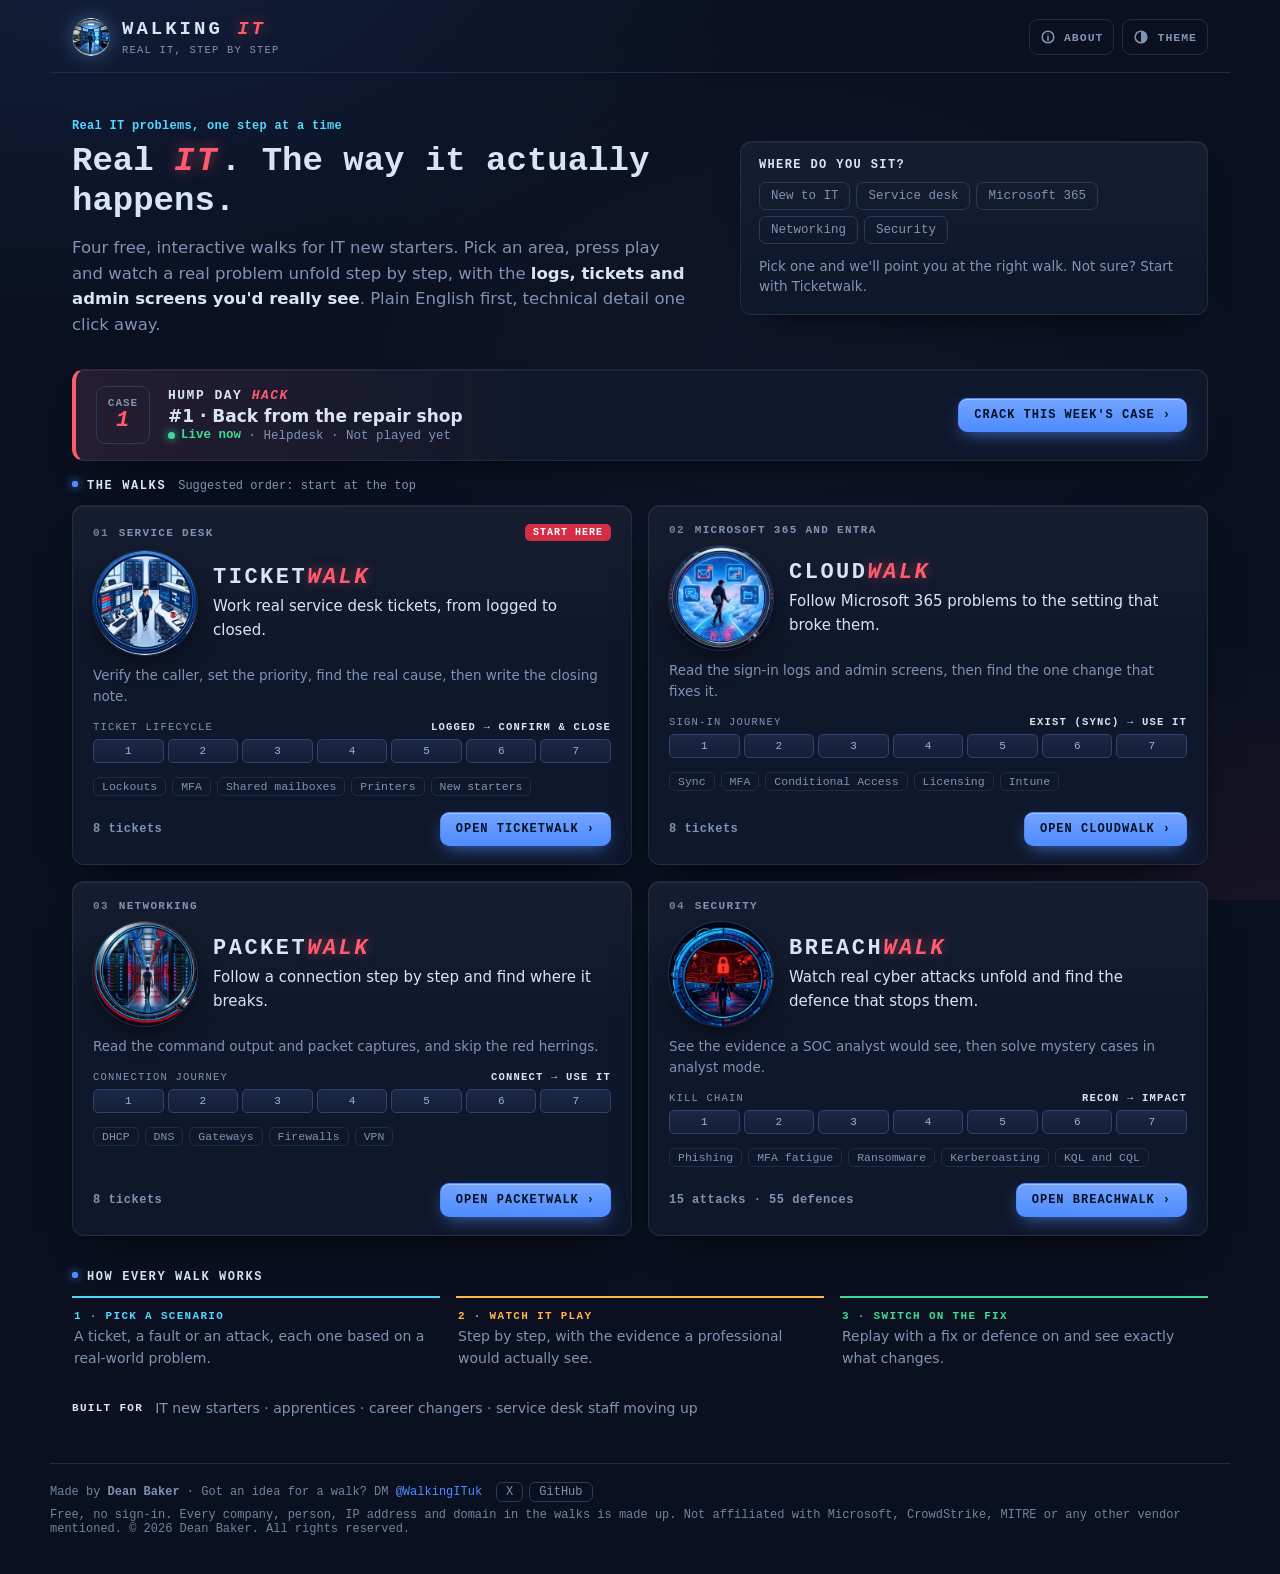
<file: index.html>
<!DOCTYPE html>
<!--
  Walking IT: real IT problems, one step at a time. The home of the -walk series.
  Created by Dean Baker. © 2026 Dean Baker. All rights reserved.
-->
<html lang="en-GB">
<head>
<meta charset="utf-8">
<meta name="viewport" content="width=device-width, initial-scale=1">
<meta http-equiv="Content-Security-Policy" content="default-src 'self'; script-src 'self'; style-src 'self' 'unsafe-inline' https://fonts.googleapis.com; font-src https://fonts.gstatic.com; img-src 'self' data:; connect-src 'self'; media-src 'self' data: blob:; object-src 'none'; base-uri 'self'; form-action 'none'">
<meta name="referrer" content="strict-origin-when-cross-origin">
<title>Walking IT · Real IT problems, one step at a time</title>
<meta name="author" content="Dean Baker">
<meta name="copyright" content="© 2026 Dean Baker">
<meta name="description" content="Walking IT by Dean Baker: free, interactive walkthroughs for IT new starters. Work service desk tickets, fix Microsoft 365 and network problems, and watch cyber attacks unfold step by step, explained in plain English.">
<meta property="og:site_name" content="Walking IT">
<meta property="og:title" content="Walking IT · Real IT problems, one step at a time">
<meta property="og:description" content="Real IT problems, one step at a time. Four free, interactive walks for IT new starters: Ticketwalk, Cloudwalk, Packetwalk and Breachwalk.">
<meta property="og:type" content="website">
<meta property="og:url" content="https://deanobaker3-alt.github.io/walking-it-site/">
<meta property="og:image" content="https://deanobaker3-alt.github.io/walking-it-site/preview.png">
<meta name="twitter:card" content="summary_large_image">
<meta name="theme-color" content="#0a1020">
<link rel="icon" type="image/png" href="shared/brand/walkingit-fav.png">
<link rel="apple-touch-icon" href="shared/brand/walkingit-touch.png">
<link rel="preconnect" href="https://fonts.googleapis.com">
<link rel="preconnect" href="https://fonts.gstatic.com" crossorigin>
<link href="https://fonts.googleapis.com/css2?family=IBM+Plex+Mono:wght@400;500;600&family=IBM+Plex+Sans:wght@400;500;600;700&family=Press+Start+2P&family=VT323&display=swap" rel="stylesheet">
<style>
/* ================= THEMES (shared with every -walk) ================= */
:root,[data-theme="dark"]{
  --bg:#0a1020;--bg2:#0d1428;--panel:#0f172b;--panel2:#131d36;--line:#1f2c48;--line2:#2a3a5e;
  --text:#d9e4f5;--muted:#8193b2;--dim:#71839f;
  --node:#6ea8ff;--nodeFill:#6ea8ff;--red:#ff5a6e;--amber:#ffb547;--green:#3ddc97;--violet:#a98bff;--cyan:#52d6ff;
  --accent:#4f8cff;--accentText:#061226;--glow:rgba(110,168,255,.35);
  --font:"IBM Plex Sans",system-ui,sans-serif;--mono:"IBM Plex Mono",ui-monospace,Menlo,monospace;--head:"IBM Plex Mono",ui-monospace,monospace;
  --r:12px;--fs:15px;--shadowC:#000;--rimC:#cfe2ff;
}
[data-theme="light"]{
  --bg:#eef2f8;--bg2:#e6ecf5;--panel:#ffffff;--panel2:#f4f7fc;--line:#d6deea;--line2:#c2cee0;
  --text:#13223b;--muted:#5c6e8c;--dim:#627494;
  --node:#2a63d4;--nodeFill:#2a63d4;--red:#d9324a;--amber:#9a6200;--green:#14935f;--violet:#6d4fd8;--cyan:#08779f;
  --accent:#2a63d4;--accentText:#fff;--glow:rgba(42,99,212,.25);--shadowC:#1b2a4a;--rimC:#ffffff;
}
[data-theme="pixel"]{
  --bg:#0d0620;--bg2:#140a2e;--panel:#160b33;--panel2:#1d0f42;--line:#3b1f7a;--line2:#5a2fb0;
  --text:#f2ecff;--muted:#a99be0;--dim:#8f80cc;
  --node:#29e7ff;--nodeFill:#29e7ff;--red:#ff3b4e;--amber:#ffe14a;--green:#7dff3a;--violet:#ff3ea5;--cyan:#29e7ff;
  --accent:#ff3ea5;--accentText:#1a0620;--glow:rgba(41,231,255,.45);
  --font:"VT323",ui-monospace,monospace;--mono:"VT323",ui-monospace,monospace;--head:"Press Start 2P",ui-monospace,monospace;
  --r:0px;--fs:20px;
}
*{box-sizing:border-box}
:focus-visible{outline:2px solid var(--cyan);outline-offset:2px}
[data-theme="pixel"] :focus-visible{outline:3px solid var(--amber);outline-offset:1px}
html,body{margin:0;background:var(--bg);color:var(--text);font:var(--fs)/1.55 var(--font);-webkit-font-smoothing:antialiased}
body[data-theme="dark"]{background:radial-gradient(1100px 700px at 8% -12%,rgba(79,140,255,.13),transparent 62%),radial-gradient(900px 640px at 104% 112%,rgba(255,90,110,.08),transparent 60%),radial-gradient(700px 500px at 60% 40%,rgba(169,139,255,.04),transparent 70%),var(--bg);background-attachment:fixed}
body[data-theme="light"]{background:radial-gradient(1100px 700px at 8% -12%,rgba(42,99,212,.10),transparent 62%),radial-gradient(900px 640px at 104% 112%,rgba(217,50,74,.06),transparent 60%),var(--bg);background-attachment:fixed}
body[data-theme="pixel"]{background:linear-gradient(180deg,transparent 60%,rgba(255,62,165,.08) 88%,rgba(41,231,255,.08)),var(--bg);background-attachment:fixed}
button{font:inherit;color:inherit;cursor:pointer;background:none;border:none}
a{color:var(--cyan)}
::selection{background:var(--accent);color:var(--accentText)}
.sr{position:absolute;width:1px;height:1px;overflow:hidden;clip:rect(0 0 0 0);white-space:nowrap}
.crt{display:none;pointer-events:none;position:fixed;inset:0;z-index:90;background:repeating-linear-gradient(to bottom,rgba(0,0,0,0) 0 2px,rgba(0,0,0,.16) 2px 3px);mix-blend-mode:multiply}
.crt::after{content:"";position:absolute;inset:0;background:radial-gradient(ellipse at center,rgba(0,0,0,0) 60%,rgba(0,0,0,.45) 100%)}
[data-theme="pixel"] .crt{display:block}
.wrap{max-width:1180px;margin:0 auto;padding:0 22px}

/* ================= TOP BAR ================= */
.top{display:flex;align-items:center;gap:14px;padding-top:18px;padding-bottom:16px;border-bottom:1px solid var(--line)}
[data-theme="pixel"] .top{border-bottom:3px solid var(--line2)}
.brand{display:flex;align-items:center;gap:12px;text-decoration:none;color:inherit}
.brand .logo{width:38px;height:38px;flex:none}
[data-theme="dark"] .brand .logo{filter:drop-shadow(0 0 10px rgba(110,168,255,.4))}
.brand b{display:block;font:700 19px/1.2 var(--head);letter-spacing:3px;white-space:nowrap}
.brand b i{color:var(--red);padding-right:2px}
[data-theme="dark"] .brand b i{text-shadow:0 0 14px rgba(255,90,110,.55)}
.brand small{display:block;font:500 10.5px var(--mono);letter-spacing:1.2px;color:var(--muted);margin-top:3px;text-transform:uppercase}
[data-theme="pixel"] .brand b{font-size:14px;line-height:1.5;color:var(--cyan);text-shadow:-1px 0 rgba(255,62,165,.8),1px 0 rgba(41,231,255,.8),2px 2px 0 var(--violet)}
[data-theme="pixel"] .brand b i{color:var(--amber);font-style:normal}
[data-theme="pixel"] .brand small{font:7px var(--head);color:var(--amber);letter-spacing:.5px;margin-top:5px}
.sp{flex:1}
.tb{display:flex;gap:8px;align-items:center}
.iconbtn{height:36px;min-width:36px;padding:0 10px;display:inline-flex;align-items:center;justify-content:center;gap:8px;border-radius:9px;border:1px solid var(--line);color:var(--muted);font:600 11.5px var(--mono);letter-spacing:1px;text-transform:uppercase;transition:background .2s,border-color .2s,color .2s,transform .15s}
.iconbtn:hover,.iconbtn.on{color:var(--text);border-color:var(--accent);background:var(--panel2)}
.iconbtn:active{transform:translateY(1px) scale(.98)}
.iconbtn .ic{width:16px;height:16px;display:block;fill:none;stroke:currentColor;stroke-width:1.6;stroke-linecap:round;stroke-linejoin:round}
.iconbtn .ic .fill{fill:currentColor;stroke:none}
[data-theme="pixel"] .iconbtn{border-radius:0;border-width:2px;font:8px var(--head)}
[data-theme="pixel"] .iconbtn .ic{stroke-width:2;stroke-linecap:square;stroke-linejoin:miter;shape-rendering:crispEdges}
.dd{position:relative}
.menu{position:absolute;right:0;top:calc(100% + 6px);z-index:60;background:var(--panel);border:1px solid var(--line2);border-radius:10px;padding:6px;min-width:200px;box-shadow:0 20px 50px rgba(0,0,0,.45);animation:pop .18s ease-out}
[data-theme="pixel"] .menu{border-radius:0;border:3px solid var(--violet);box-shadow:6px 6px 0 #000}
.menu button{display:flex;width:100%;align-items:center;gap:10px;padding:8px 10px;border-radius:7px;text-align:left;font-size:14px}
[data-theme="pixel"] .menu button{font-size:19px;border-radius:0}
.menu button:hover{background:var(--panel2)}
.menu button[aria-checked="true"]{color:var(--accent)}
.menu .sw{width:14px;height:14px;border-radius:4px;flex:none;border:1px solid var(--line2)}
@keyframes pop{from{opacity:0;transform:translateY(-6px) scale(.98)}to{opacity:1;transform:none}}

/* ================= HERO ================= */
.hero{padding:46px 0 26px;display:grid;grid-template-columns:minmax(0,1.35fr) minmax(0,1fr);gap:36px;align-items:center}
.kick{font:600 12px var(--mono);letter-spacing:.3px;color:var(--cyan)}
[data-theme="pixel"] .kick{font:8px var(--head);color:var(--amber);line-height:1.8;text-shadow:0 0 8px currentColor}
h1{font:700 34px/1.18 var(--head);letter-spacing:0;margin:8px 0 14px}
h1 i{color:var(--red);padding-right:2px;letter-spacing:2px}
[data-theme="dark"] h1 i{text-shadow:0 0 14px rgba(255,90,110,.55)}
[data-theme="pixel"] h1 i{color:var(--amber);font-style:normal;text-shadow:none}
[data-theme="pixel"] .kick,[data-theme="pixel"] h1{text-transform:uppercase}
[data-theme="pixel"] h1{font-size:20px;line-height:1.55;color:var(--cyan);text-shadow:-1px 0 rgba(255,62,165,.8),1px 0 rgba(41,231,255,.8),3px 3px 0 var(--violet)}
.lede{font-size:16.5px;color:var(--muted);margin:0;max-width:620px}
.lede b{color:var(--text);font-weight:600}
[data-theme="pixel"] .lede{font-size:22px;line-height:1.25}
.picker{background:var(--panel);border:1px solid var(--line);border-radius:var(--r);padding:16px 18px}
[data-theme="dark"] .picker{background:linear-gradient(180deg,rgba(255,255,255,.028),rgba(255,255,255,0) 140px),var(--panel);border-color:rgba(120,150,210,.14);box-shadow:inset 0 1px 0 rgba(255,255,255,.05),0 22px 44px -26px rgba(0,0,0,.85)}
[data-theme="light"] .picker{border-color:#d9e1ee;box-shadow:inset 0 1px 0 #fff,0 16px 36px -22px rgba(19,34,59,.22)}
[data-theme="pixel"] .picker{border:3px solid var(--line2);box-shadow:4px 4px 0 #000}
.picker h2{font:600 12px var(--mono);letter-spacing:1.4px;text-transform:uppercase;margin:0 0 10px;color:var(--text)}
[data-theme="pixel"] .picker h2{font:9px var(--head);color:var(--amber);line-height:1.6}
.chips{display:flex;flex-wrap:wrap;gap:6px}
.chip{font:500 12.5px var(--mono);padding:6px 11px;border-radius:7px;border:1px solid var(--line2);color:var(--muted);transition:background .2s,border-color .2s,color .2s}
.chip:hover{border-color:var(--accent);color:var(--text)}
.chip[aria-pressed="true"]{background:var(--accent);border-color:var(--accent);color:var(--accentText);box-shadow:0 4px 12px -4px var(--accent)}
[data-theme="pixel"] .chip{border-radius:0;border-width:2px;font:8px var(--head);padding:8px 9px;box-shadow:none}
.tip{margin:12px 0 0;font-size:13.5px;color:var(--muted);min-height:42px;line-height:1.5}
.tip b{color:var(--text)}
[data-theme="pixel"] .tip{font-size:18px;line-height:1.2}

/* ================= WALK CARDS ================= */
.sec-h{display:flex;align-items:baseline;gap:12px;margin:18px 0 12px}
.sec-h h2{font:600 12px var(--head);letter-spacing:1.6px;text-transform:uppercase;margin:0}
.sec-h h2::before{content:"";display:inline-block;width:6px;height:6px;border-radius:2px;margin-right:9px;vertical-align:2px;background:var(--accent);box-shadow:0 0 8px var(--accent)}
.sec-h span{font:12px var(--mono);color:var(--muted)}
[data-theme="pixel"] .sec-h h2{font-size:10px;color:var(--amber);text-shadow:0 0 8px currentColor}
[data-theme="pixel"] .sec-h h2::before{border-radius:0;box-shadow:none;background:var(--amber)}
[data-theme="pixel"] .sec-h span{font-size:17px}
.walks{display:grid;grid-template-columns:repeat(2,minmax(0,1fr));gap:16px}
.walk{position:relative;display:flex;flex-direction:column;background:var(--panel);border:1px solid var(--line);border-radius:var(--r);padding:18px 20px 18px;transition:border-color .3s,opacity .3s,transform .3s,box-shadow .3s;animation:cardIn .55s cubic-bezier(.2,.8,.2,1) both;animation-delay:calc(var(--i) * 90ms)}
@keyframes cardIn{from{opacity:0;transform:translateY(14px)}to{opacity:1;transform:none}}
[data-theme="dark"] .walk{background:linear-gradient(180deg,rgba(255,255,255,.028),rgba(255,255,255,0) 140px),var(--panel);border-color:rgba(120,150,210,.14);box-shadow:inset 0 1px 0 rgba(255,255,255,.05),0 22px 44px -26px rgba(0,0,0,.85),0 2px 6px -2px rgba(0,0,0,.4)}
[data-theme="light"] .walk{border-color:#d9e1ee;box-shadow:inset 0 1px 0 #fff,0 1px 2px rgba(19,34,59,.05),0 16px 36px -22px rgba(19,34,59,.22)}
[data-theme="pixel"] .walk{border:3px solid var(--line2);box-shadow:5px 5px 0 #000}
.walk:hover,.walk:focus-within{transform:translateY(-2px)}
[data-theme="dark"] .walk:hover,[data-theme="dark"] .walk:focus-within{border-color:rgba(110,168,255,.35)}
[data-theme="light"] .walk:hover,[data-theme="light"] .walk:focus-within{border-color:#9fb8e6}
[data-theme="pixel"] .walk:hover,[data-theme="pixel"] .walk:focus-within{border-color:var(--cyan);transform:translate(-2px,-2px);box-shadow:7px 7px 0 #000}
.walk.pick{border-color:var(--red)!important;box-shadow:0 0 0 1px var(--red),0 18px 40px -20px color-mix(in srgb,var(--red) 70%,transparent)!important}
[data-theme="pixel"] .walk.pick{box-shadow:5px 5px 0 #000,0 0 0 3px var(--red)!important}
.walk.mute{opacity:.42}
.w-top{display:flex;align-items:center;gap:10px;font:600 11px var(--mono);letter-spacing:1.3px;text-transform:uppercase;color:var(--muted)}
.w-n{color:var(--dim)}
.w-top .sp{flex:1}
.badge{font:600 10px var(--mono);letter-spacing:1px;text-transform:uppercase;padding:3px 8px;border-radius:5px;background:#d42e46;color:#fff}
[data-theme="light"] .badge{background:#c42a40}
[data-theme="pixel"] .w-top{font:7px var(--head);letter-spacing:.5px}
[data-theme="pixel"] .w-n{color:var(--amber)}
[data-theme="pixel"] .badge{border-radius:0;font:7px var(--head);padding:5px 6px;background:var(--amber);color:#1a0620;animation:none}
@keyframes blink{50%{opacity:.55}}
.w-body{display:flex;gap:16px;align-items:center;margin:10px 0 4px}
.w-ico{width:112px;height:104px;flex:none;overflow:visible}
.w-name{margin:0;font:700 22px/1.2 var(--head);letter-spacing:2.5px}
.w-name i{color:var(--red);padding-right:2px}
[data-theme="dark"] .w-name i{text-shadow:0 0 12px rgba(255,90,110,.45)}
[data-theme="pixel"] .w-name{font-size:14px;line-height:1.6;color:var(--cyan);letter-spacing:1px}
[data-theme="pixel"] .w-name i{color:var(--amber);font-style:normal}
.w-tag{margin:4px 0 0;font-size:15px;color:var(--text)}
[data-theme="pixel"] .w-tag{font-size:20px;line-height:1.15}
.w-what{margin:6px 0 0;font-size:13.5px;color:var(--muted)}
[data-theme="pixel"] .w-what{font-size:18px;line-height:1.2}
.w-chain{margin:14px 0 0}
.w-cl{display:flex;justify-content:space-between;gap:10px;font:10.5px var(--mono);letter-spacing:1.2px;text-transform:uppercase;color:var(--muted);margin-bottom:6px}
.w-cl b{color:var(--text);font-weight:600;text-align:right;white-space:nowrap;overflow:hidden;text-overflow:ellipsis}
[data-theme="pixel"] .w-cl{font:7px var(--head);letter-spacing:.5px;line-height:1.6}
.tiles{display:flex;gap:4px}
.tile{flex:1;height:24px;border-radius:5px;border:1px solid var(--line);display:grid;place-items:center;font:11px var(--mono);color:var(--dim);background:linear-gradient(180deg,rgba(255,255,255,.03),transparent);transition:background .3s,border-color .3s,color .3s,box-shadow .3s;transition-delay:calc(var(--t) * 70ms)}
[data-theme="dark"] .tile{background:linear-gradient(180deg,#1b2846,#141e36);border-color:#2f4370;color:#9fb3d6}
[data-theme="pixel"] .tile{border-radius:0;border-width:2px;font:7px var(--head)}
.walk:hover .tile,.walk:focus-within .tile,.walk.pick .tile{background:var(--red);border-color:var(--red);color:#fff}
[data-theme="dark"] .walk:hover .tile,[data-theme="dark"] .walk:focus-within .tile,[data-theme="dark"] .walk.pick .tile{background:linear-gradient(180deg,#ff7d8d,var(--red));box-shadow:0 0 10px -2px var(--red)}
.tile.cur{outline:2px solid var(--text);outline-offset:1px}
.w-tags{display:flex;flex-wrap:wrap;gap:6px;margin:14px 0 0}
.tag{font:11.5px var(--mono);color:var(--muted);border:1px solid var(--line);border-radius:6px;padding:2px 8px}
[data-theme="pixel"] .tag{border-radius:0;font-size:16px;padding:0 6px}
.w-foot{display:flex;align-items:center;gap:12px;margin-top:auto;padding-top:16px}
.w-count{font:600 12px var(--mono);color:var(--muted);letter-spacing:.5px}
[data-theme="pixel"] .w-count{font-size:17px;color:var(--green)}
.btn{display:inline-flex;align-items:center;gap:8px;justify-content:center;padding:9px 15px;border-radius:9px;border:1px solid var(--line2);font:600 12px var(--mono);letter-spacing:1px;text-transform:uppercase;text-decoration:none;color:var(--text);transition:background .2s,border-color .2s,box-shadow .25s,transform .15s}
.btn:hover{border-color:var(--accent)}
.btn:active{transform:translateY(1px) scale(.98)}
.btn.pri{background:var(--accent);border-color:var(--accent);color:var(--accentText)}
[data-theme="dark"] .btn.pri,[data-theme="light"] .btn.pri{background:linear-gradient(180deg,color-mix(in srgb,var(--accent) 80%,#fff),var(--accent));box-shadow:inset 0 1px 0 rgba(255,255,255,.35),0 6px 18px -6px color-mix(in srgb,var(--accent) 80%,transparent)}
[data-theme="dark"] .btn.pri:hover,[data-theme="light"] .btn.pri:hover{box-shadow:inset 0 1px 0 rgba(255,255,255,.4),0 8px 24px -6px var(--accent)}
.btn .arr{transition:transform .2s}
.btn:hover .arr{transform:translateX(3px)}
[data-theme="pixel"] .btn{border-radius:0;border-width:2px;font:8px var(--head);padding:11px 13px;box-shadow:3px 3px 0 #000}
[data-theme="pixel"] .btn:active{transform:translate(2px,2px);box-shadow:1px 1px 0 #000}

/* ================= HOW IT WORKS ================= */
.how{display:grid;grid-template-columns:repeat(3,minmax(0,1fr));gap:16px;margin:8px 0 0}
.how div{border-top:2px solid var(--c);padding:12px 2px 0}
.how b{display:block;font:600 11px var(--mono);letter-spacing:1.3px;text-transform:uppercase;color:var(--c)}
.how p{margin:4px 0 0;font-size:14px;color:var(--muted)}
[data-theme="pixel"] .how div{border-top-width:4px}
[data-theme="pixel"] .how b{font:8px var(--head);line-height:1.7}
[data-theme="pixel"] .how p{font-size:18px;line-height:1.2}
.who{margin:28px 0 0;display:flex;flex-wrap:wrap;gap:8px;align-items:center;font-size:14px;color:var(--muted)}
.who b{font:600 11px var(--mono);letter-spacing:1.3px;text-transform:uppercase;color:var(--text);margin-right:4px}
[data-theme="pixel"] .who{font-size:18px}[data-theme="pixel"] .who b{font:8px var(--head);color:var(--amber)}

/* ================= FOOTER, MODAL, TOAST ================= */
footer.wrap{margin:44px auto 0;border-top:1px solid var(--line);padding:18px 0 34px;font:12px var(--mono);color:var(--dim);display:flex;flex-wrap:wrap;gap:6px 18px}
footer b{color:var(--muted);font-weight:600}
[data-theme="pixel"] footer{border-top:3px solid var(--line2);font-size:16px}
footer .fl{flex-basis:100%;display:flex;flex-wrap:wrap;align-items:center;gap:6px 14px}
footer a{color:var(--accent);text-decoration:none}
footer a:hover{text-decoration:underline}
footer .soc{display:inline-flex;gap:6px}
footer .soc a{padding:2px 9px;border:1px solid var(--line2);border-radius:6px;color:var(--muted)}
footer .soc a:hover{color:var(--text);border-color:var(--accent);text-decoration:none}
[data-theme="pixel"] footer .soc a{border-radius:0;border-width:2px}

.scrim{position:fixed;inset:0;background:rgba(3,6,14,.6);z-index:80;display:grid;place-items:start center;padding:10vh 16px 16px;animation:fadeIn .2s both;backdrop-filter:blur(6px) saturate(1.1);-webkit-backdrop-filter:blur(6px) saturate(1.1)}
@keyframes fadeIn{from{opacity:0}to{opacity:1}}
.modal{background:var(--panel);border:1px solid var(--line2);border-radius:14px;width:min(640px,100%);box-shadow:0 30px 80px rgba(0,0,0,.5);animation:modalIn .32s cubic-bezier(.2,1,.3,1) both;overflow:hidden;max-height:80vh;overflow-y:auto}
@keyframes modalIn{from{opacity:0;transform:translateY(10px) scale(.97)}to{opacity:1;transform:none}}
[data-theme="pixel"] .modal{border-radius:0;border:3px solid var(--violet);box-shadow:8px 8px 0 #000}
.modal .mh{display:flex;justify-content:space-between;align-items:center;padding:14px 16px;border-bottom:1px solid var(--line);font:600 12px var(--head);letter-spacing:1.6px;text-transform:uppercase}
[data-theme="pixel"] .modal .mh{font-size:10px;color:var(--amber)}
.about{padding:18px 20px 20px}
.ab-brand{font:700 22px var(--head);letter-spacing:3px}.ab-brand i{color:var(--red)}
[data-theme="pixel"] .ab-brand{font-size:16px;color:var(--cyan);text-shadow:2px 2px 0 var(--violet)}[data-theme="pixel"] .ab-brand i{color:var(--amber);font-style:normal}
.ab-by{font:600 12px var(--mono);color:var(--amber);letter-spacing:1px;text-transform:uppercase;margin:4px 0 10px}
[data-theme="pixel"] .ab-by{font:9px var(--head)}
.about p,.about li{font-size:14px;line-height:1.6}
.about .small{font-size:12.5px;color:var(--muted)}
[data-theme="pixel"] .about p,[data-theme="pixel"] .about li{font-size:19px;line-height:1.25}
.about ul{padding-left:18px}
.about .row{display:flex;gap:8px;flex-wrap:wrap;margin-top:14px}
#toasts{position:fixed;left:50%;bottom:26px;transform:translateX(-50%);z-index:85;display:flex;flex-direction:column;align-items:center;gap:8px;pointer-events:none}
.toast{background:var(--panel);border:1px solid var(--line2);padding:9px 16px;border-radius:10px;font:12px var(--mono);animation:toast 2.6s ease both}
[data-theme="dark"] .toast{background:rgba(19,29,54,.92);box-shadow:0 14px 34px -12px rgba(0,0,0,.7)}
[data-theme="pixel"] .toast{border-radius:0;font:9px var(--head);color:var(--amber);border:3px solid var(--amber);box-shadow:4px 4px 0 #000}
@keyframes toast{0%{opacity:0;transform:translateY(10px)}10%,80%{opacity:1;transform:none}100%{opacity:0;transform:translateY(-6px)}}

/* ================= ICONS (shared with every -walk) ================= */
.node .ico polygon,.node .ico ellipse.f-top,.node .ico rect.f-s{stroke:var(--node);stroke-width:1.1;stroke-linejoin:round;stroke-opacity:.9;transition:stroke .5s}
.node .ico .f-top{fill:url(#g-top-b)}.node .ico .f-l{fill:url(#g-l-b)}.node .ico .f-r{fill:url(#g-r-b)}.node .ico .f-s{fill:url(#g-l-b)}
.node .ico .screen{fill:url(#g-scr-b);stroke:var(--node);stroke-width:.8}
.node .ico .cyl{fill:url(#g-cyl-b);stroke:none}.node .ico .cyledge{fill:none;stroke:var(--node);stroke-width:1.1}
.node .ico .band{fill:none;stroke:var(--node);stroke-width:1;stroke-opacity:.75}
.node .ico .rimring{fill:none;stroke:var(--rimC);stroke-opacity:.35;stroke-width:.8}
.node .ico .cloud{fill:url(#g-cloud-b);stroke:var(--node);stroke-width:1.3}
.node .ico .cloudback{fill:var(--node);opacity:.08}
.node .ico .cloudhl{fill:none;stroke:var(--rimC);stroke-opacity:.55;stroke-width:1.6;stroke-linecap:round}
.node .ico .bay{fill:var(--bg);fill-opacity:.55;stroke:var(--node);stroke-width:.7;stroke-opacity:.6}
.node .ico .vent{stroke:var(--node);stroke-width:.8;stroke-opacity:.45;fill:none}
.node .ico .keys{fill:var(--node);fill-opacity:.32;stroke:none}
.node .ico .pad{fill:var(--node);fill-opacity:.14;stroke:var(--node);stroke-width:.6;stroke-opacity:.5}
.node .ico .code{stroke:var(--rimC);stroke-opacity:.7;stroke-width:1.1;stroke-linecap:round;fill:none}
.node .ico .sheen{fill:url(#g-sheen);stroke:none}
.node .ico .rim{fill:none;stroke:var(--rimC);stroke-opacity:.6;stroke-width:1.1;stroke-linejoin:round;stroke-linecap:round}
.node .ico .edge{fill:none;stroke:var(--node);stroke-width:1.1;stroke-opacity:.95}
.node .ico .ant{stroke:var(--node);stroke-width:1.6;stroke-linecap:round;fill:none}
.node .ico .tip{fill:var(--node);stroke:var(--node);stroke-opacity:.3;stroke-width:4}
.node .ico .metal polygon{stroke:var(--muted);fill:var(--muted);fill-opacity:.25}
.node .ico .glyph{fill:none;stroke:var(--node);stroke-width:1.6;stroke-linecap:round;stroke-linejoin:round}
.node .ico .emb .glyph,.node .ico .crown{stroke:var(--rimC);stroke-opacity:.9;filter:drop-shadow(0 0 3px var(--node))}
.node .ico .wdot{fill:var(--rimC)}
.node .ico .warn .glyph{stroke:var(--red);stroke-width:1.8}
.node .ico .warn{animation:warnPulse 1.6s ease-in-out infinite}
@keyframes warnPulse{50%{opacity:.45}}
.node .ico .cshadow{fill:url(#g-shadow);stroke:none}
.node .ico .led{fill:var(--green);stroke:var(--green);stroke-opacity:.28;stroke-width:3.2}
.node .ico .led.sm{stroke-width:2.2}
@keyframes ledTw{0%,100%{opacity:1}45%{opacity:1}50%{opacity:.25}55%{opacity:1}80%{opacity:.7}}
[data-theme="light"] .node .ico .bay{fill:#fff;fill-opacity:.7}
[data-theme="light"] .node .ico .code{stroke:#fff;stroke-opacity:.9}
[data-theme="light"] .node .ico .rim,[data-theme="light"] .node .ico .cloudhl{stroke-opacity:.85}
.node.hostile{--node:var(--red);--nodeFill:var(--red)}
@keyframes ringSpin{to{stroke-dashoffset:-100}}
@keyframes pulse{0%,100%{opacity:.55}50%{opacity:1}}
.node{transition:opacity .5s}
.node.bump .ico{animation:bump .45s ease-out}
@keyframes bump{0%{transform:none}35%{transform:translateY(-6px) scale(1.06)}100%{transform:none}}
.node .ico{transform-box:fill-box;transform-origin:center bottom}
.node .px rect{shape-rendering:crispEdges}
[data-theme="pixel"] .node .px{filter:drop-shadow(0 0 2px rgba(41,231,255,.6))}
.px path{shape-rendering:crispEdges}
.px .led{animation:led 1.4s steps(1) infinite}
@keyframes led{50%{opacity:.2}}
.px .pxh{display:none}
@keyframes glitch{0%{transform:translate(-3px,0)}50%{transform:translate(3px,-2px)}100%{transform:none}}
.bug .fr{display:none}
.bug .fa{display:inline;animation:frA .5s steps(1) infinite}
.bug .fb{display:inline;animation:frB .5s steps(1) infinite}
@keyframes frA{0%{opacity:1}50%{opacity:0}}
@keyframes frB{0%{opacity:0}50%{opacity:1}}
.node.happy .bug .fa,.node.happy .bug .fb,.node.dizzy .bug .fa,.node.dizzy .bug .fb{display:none}
.node.happy .bug .fh,.node.dizzy .bug .fd{display:inline}
.bug .stars{display:none;fill:var(--amber)}
.node.dizzy .bug .stars{display:inline;animation:orbit 1.2s steps(8) infinite}
@keyframes orbit{to{transform:rotate(360deg)}}
.node.happy .ico{animation:hopS .5s ease-in-out 3}
.node.dizzy .ico{animation:shakeS .45s ease-in-out 3}
@keyframes hopS{50%{transform:translateY(-7px)}}
@keyframes shakeS{25%{transform:rotate(-5deg)}75%{transform:rotate(5deg)}}
[data-theme="pixel"] .node.atk .ico{animation:bob .9s steps(2) infinite}
[data-theme="pixel"] .node.atk.happy .ico{animation:bob .3s steps(2) infinite}
[data-theme="pixel"] .node.atk.dizzy .ico{animation:wobble .8s steps(4) infinite}
@keyframes bob{50%{transform:translateY(-4px)}}
[data-theme="pixel"] .node .px{filter:drop-shadow(3px 3px 0 rgba(0,0,0,.55))}
.node .ico .paper{fill:#fff;fill-opacity:.85;stroke:var(--node);stroke-width:.8}
[data-theme="light"] .node .ico .paper{fill-opacity:1}
.node .ico .mortar{stroke:var(--node);stroke-width:.9;stroke-opacity:.55;fill:none}
.node .ico .flame{stroke:var(--amber);fill:var(--amber);fill-opacity:.35;filter:drop-shadow(0 0 3px var(--amber))}
.node .ico path.body{stroke:var(--node);stroke-width:1.1;stroke-linejoin:round;stroke-opacity:.9}
.node .ico .head{stroke:var(--node);stroke-width:1.1}
.node .ico .tag{fill:var(--amber);fill-opacity:.85;stroke:var(--amber);stroke-width:.8}
.node .ico .hsp{fill:var(--node);fill-opacity:.55;stroke:var(--node);stroke-width:.9}
[data-theme="light"] .node .ico .tag{fill:#c27a00;stroke:#9a6200}.node.hostile .ico .f-top,.node.comp .ico .f-top{fill:url(#g-top-r)}.node.hostile .ico .f-l,.node.comp .ico .f-l,.node.hostile .ico .f-s,.node.comp .ico .f-s{fill:url(#g-l-r)}.node.hostile .ico .f-r,.node.comp .ico .f-r{fill:url(#g-r-r)}
.node.hostile .ico .screen,.node.comp .ico .screen{fill:url(#g-scr-r)}.node.hostile .ico .cyl,.node.comp .ico .cyl{fill:url(#g-cyl-r)}.node.hostile .ico .cloud,.node.comp .ico .cloud{fill:url(#g-cloud-r)}
[data-theme="pixel"] .node.hostile .px,[data-theme="pixel"] .node.comp .px{filter:drop-shadow(3px 3px 0 rgba(0,0,0,.55)) drop-shadow(0 0 4px rgba(255,59,78,.85))}

.node .ico .led{animation:ledTw 2.6s ease-in-out infinite}
.w-ico .node .ico{transition:transform .4s cubic-bezier(.2,.9,.25,1.3)}
.walk:hover .w-ico .node .ico,.walk:focus-within .w-ico .node .ico{transform:translateY(-5px)}
[data-theme="pixel"] .walk:hover .w-ico .node .ico{transform:none}
[data-theme="pixel"] .w-ico .node.atk .ico{animation:bob .9s steps(2) infinite}

/* ================= HUMP DAY HACK BANNER ================= */
.hdhb{display:grid;grid-template-columns:auto minmax(0,1fr) auto;gap:18px;align-items:center;margin:6px 0 8px;padding:16px 20px;background:var(--panel);border:1px solid var(--line);border-radius:var(--r);border-left:4px solid var(--red)}
[data-theme="dark"] .hdhb{background:linear-gradient(90deg,rgba(255,90,110,.09),rgba(255,90,110,0) 45%),var(--panel);border-color:rgba(120,150,210,.14);border-left-color:var(--red);box-shadow:inset 0 1px 0 rgba(255,255,255,.05),0 22px 44px -26px rgba(0,0,0,.85)}
[data-theme="light"] .hdhb{border-color:#d9e1ee;border-left-color:var(--red);box-shadow:inset 0 1px 0 #fff,0 16px 36px -22px rgba(19,34,59,.22)}
[data-theme="pixel"] .hdhb{border:3px solid var(--line2);border-left:6px solid var(--amber);box-shadow:5px 5px 0 #000}
.hdhb .cal{width:54px;height:58px;border-radius:9px;border:1px solid var(--line2);display:flex;flex-direction:column;align-items:center;justify-content:center;font:700 11px var(--mono);letter-spacing:1px;color:var(--muted);text-transform:uppercase}
.hdhb .cal b{font:700 22px var(--head);color:var(--red);font-style:italic;line-height:1.1}
[data-theme="pixel"] .hdhb .cal{border-radius:0;border-width:2px;font:6px var(--head)}
[data-theme="pixel"] .hdhb .cal b{font-size:13px;color:var(--amber);font-style:normal}
.hdhb .t{min-width:0}
.hdhb .wm{font:700 13px var(--head);letter-spacing:1.5px}
.hdhb .wm i{color:var(--red)}
.hdhb h2{font:600 17px var(--font);margin:3px 0 2px}
.hdhb p{margin:0;font:12.5px var(--mono);color:var(--muted)}
.hdhb p b{color:var(--text);font-weight:600}
.hdhb .won{color:var(--green)}.hdhb .lost{color:var(--red)}
.hdhb .live{display:inline-flex;align-items:center;gap:6px;color:var(--green);font-weight:600}
.hdhb .live::before{content:"";width:7px;height:7px;border-radius:50%;background:currentColor;box-shadow:0 0 8px currentColor;animation:hdhBlink 1.6s steps(1) infinite}
@keyframes hdhBlink{50%{opacity:.25}}
[data-theme="pixel"] .hdhb .wm{font-size:9px;color:var(--cyan)}
[data-theme="pixel"] .hdhb .wm i{color:var(--amber);font-style:normal}
[data-theme="pixel"] .hdhb h2{font:400 22px var(--font)}
[data-theme="pixel"] .hdhb p{font-size:17px}
@media (max-width:640px){.hdhb{grid-template-columns:auto minmax(0,1fr);gap:12px;padding:14px}.hdhb .btn{grid-column:1 / -1}}

/* ================= RESPONSIVE + MOTION ================= */
@media (max-width:980px){.hero{grid-template-columns:1fr;gap:22px;padding-top:30px}}
@media (max-width:860px){.walks{grid-template-columns:1fr}}
@media (max-width:640px){
  .wrap{padding:0 14px}
  h1{font-size:25px}[data-theme="pixel"] h1{font-size:15px}
  .lede{font-size:15.5px}
  .how{grid-template-columns:1fr;gap:12px}
  .tb .lbl{display:none}
  .brand b{font-size:16px;letter-spacing:2px}[data-theme="pixel"] .brand b{font-size:11px}
  .w-ico{width:84px;height:80px}
  .w-name{font-size:19px}[data-theme="pixel"] .w-name{font-size:12px}
  .w-foot{flex-wrap:wrap}
  .w-foot .btn{flex:1 1 auto}
  .tile{font-size:10px}
}
@media (prefers-reduced-motion:reduce){*,*::before,*::after{animation-duration:.01ms!important;animation-iteration-count:1!important;transition-duration:.01ms!important;transition-delay:0s!important}}
[data-theme="light"] .chip.live,[data-theme="light"] .live{color:#0b6b45;border-color:#0b6b45}
/* the IT in "Walking IT" is always red */
.itr{color:var(--red);font-style:italic;font-weight:600;padding-right:1px}
[data-theme="dark"] .itr{text-shadow:0 0 10px rgba(255,90,110,.45)}
[data-theme="pixel"] .itr{color:var(--amber);font-style:normal;text-shadow:none}

/* lens logos (Canva artwork, © 2026 Dean Baker): smooth in dark/light, pixelated in pixel arcade */
.lens{display:block;border-radius:50%}.lens img{display:block;width:100%;height:100%;border-radius:50%}
.lens .px{display:none;image-rendering:pixelated;border-radius:0}
[data-theme="pixel"] .lens img{display:none}[data-theme="pixel"] .lens .px{display:block}
.ab-logo{display:block;width:min(180px,60%);height:auto;aspect-ratio:1;margin:0 auto 12px;border-radius:16px;box-shadow:0 8px 30px rgba(0,0,0,.35)}

.w-lens{display:block;width:104px;height:104px}
.w-lens img{display:block;width:100%;height:100%;border-radius:50%;transition:transform .4s cubic-bezier(.2,.9,.25,1.3)}
.walk:hover .w-lens img,.walk:focus-within .w-lens img{transform:translateY(-5px)}
[data-theme="dark"] .w-lens img{box-shadow:0 0 0 1px rgba(110,168,255,.18),0 10px 26px rgba(0,0,0,.45)}
[data-theme="light"] .w-lens img{box-shadow:0 0 0 1px rgba(19,34,59,.1),0 8px 18px rgba(19,34,59,.18)}
[data-theme="pixel"] .w-lens img{image-rendering:pixelated;border-radius:0}
[data-theme="pixel"] .walk:hover .w-lens img{transform:none}
@media (max-width:640px){.w-lens{width:80px;height:80px}}
@media (prefers-reduced-motion:reduce){.w-lens img{transition:none}.walk:hover .w-lens img,.walk:focus-within .w-lens img{transform:none}}
</style>
</head>
<body data-theme="dark">
<div class="crt"></div>
<svg width="0" height="0" style="position:absolute" aria-hidden="true" focusable="false" id="defs"></svg>
<header class="top wrap">
  <a class="brand" href="#top">
    <span class="logo lens" aria-hidden="true"><img src="shared/brand/walkingit-lens-128.webp" alt="" width="38" height="38"><img class="px" src="shared/brand/walkingit-lens-px19.png" alt="" width="38" height="38"></span>
    <div><b>WALKING <i>IT</i></b><small>Real IT, step by step</small></div>
  </a>
  <span class="sp"></span>
  <div class="tb">
    <button class="iconbtn" id="aboutBtn" aria-haspopup="dialog"><svg class="ic" viewBox="0 0 16 16" aria-hidden="true"><circle cx="8" cy="8" r="5.8"/><path d="M8 7.2v4"/><circle cx="8" cy="4.9" r=".55" class="fill"/></svg><span class="lbl" id="aboutLbl">About</span></button>
    <div class="dd"><button class="iconbtn" id="themeBtn" aria-haspopup="menu" aria-expanded="false" title="Theme (T)"><svg class="ic" viewBox="0 0 16 16" aria-hidden="true"><circle cx="8" cy="8" r="5.8"/><path d="M8 2.2a5.8 5.8 0 0 1 0 11.6z" class="fill"/></svg><span class="lbl" id="themeLbl">Theme</span></button><div id="themeMenu"></div></div>
  </div>
</header>

<main class="wrap" id="top">
  <section class="hero">
    <div>
      <div class="kick" id="kick">Real IT problems, one step at a time</div>
      <h1 id="h1">Real <i>IT</i>. The way it actually happens.</h1>
      <p class="lede" id="lede"></p>
    </div>
    <div class="picker" role="group" aria-labelledby="pickH">
      <h2 id="pickH">Where do you sit?</h2>
      <div class="chips" id="chips"></div>
      <p class="tip" id="tip" aria-live="polite"></p>
    </div>
  </section>

  <section class="hdhb" id="hdh" aria-labelledby="hdhH"></section>

  <div class="sec-h"><h2 id="walksH">The walks</h2><span id="walksSub">In the order we'd take them</span></div>
  <section class="walks" id="walks" aria-labelledby="walksH">
    <noscript><p><a href="ticketwalk/index.html">Ticketwalk</a> · <a href="cloudwalk/index.html">Cloudwalk</a> · <a href="packetwalk/index.html">Packetwalk</a> · <a href="breachwalk/index.html">Breachwalk</a></p></noscript>
  </section>

  <div class="sec-h" style="margin-top:34px"><h2 id="howH">How every walk works</h2></div>
  <section class="how" id="how" aria-labelledby="howH"></section>
  <p class="who" id="who"></p>
</main>

<footer class="wrap">
  <span class="fl"><span>Made by <b>Dean Baker</b> · Got an idea for a walk? DM <a href="https://x.com/WalkingITuk" target="_blank" rel="noopener">@WalkingITuk</a></span>
    <span class="soc"><a href="https://x.com/WalkingITuk" target="_blank" rel="noopener" aria-label="Walking IT on X">X</a><a href="https://github.com/deanobaker3-alt" target="_blank" rel="noopener" aria-label="Dean Baker on GitHub">GitHub</a></span></span>
  <span class="fl">Free, no sign-in. Every company, person, IP address and domain in the walks is made up. Not affiliated with Microsoft, CrowdStrike, MITRE or any other vendor mentioned. © 2026 Dean Baker. All rights reserved.</span>
</footer>
<div id="modal"></div>
<div id="toasts"></div>

<script src="data/walks.js"></script>
<script src="shared/hdh-schedule.js"></script>
<script src="app.js"></script>
</body>
</html>
</file>
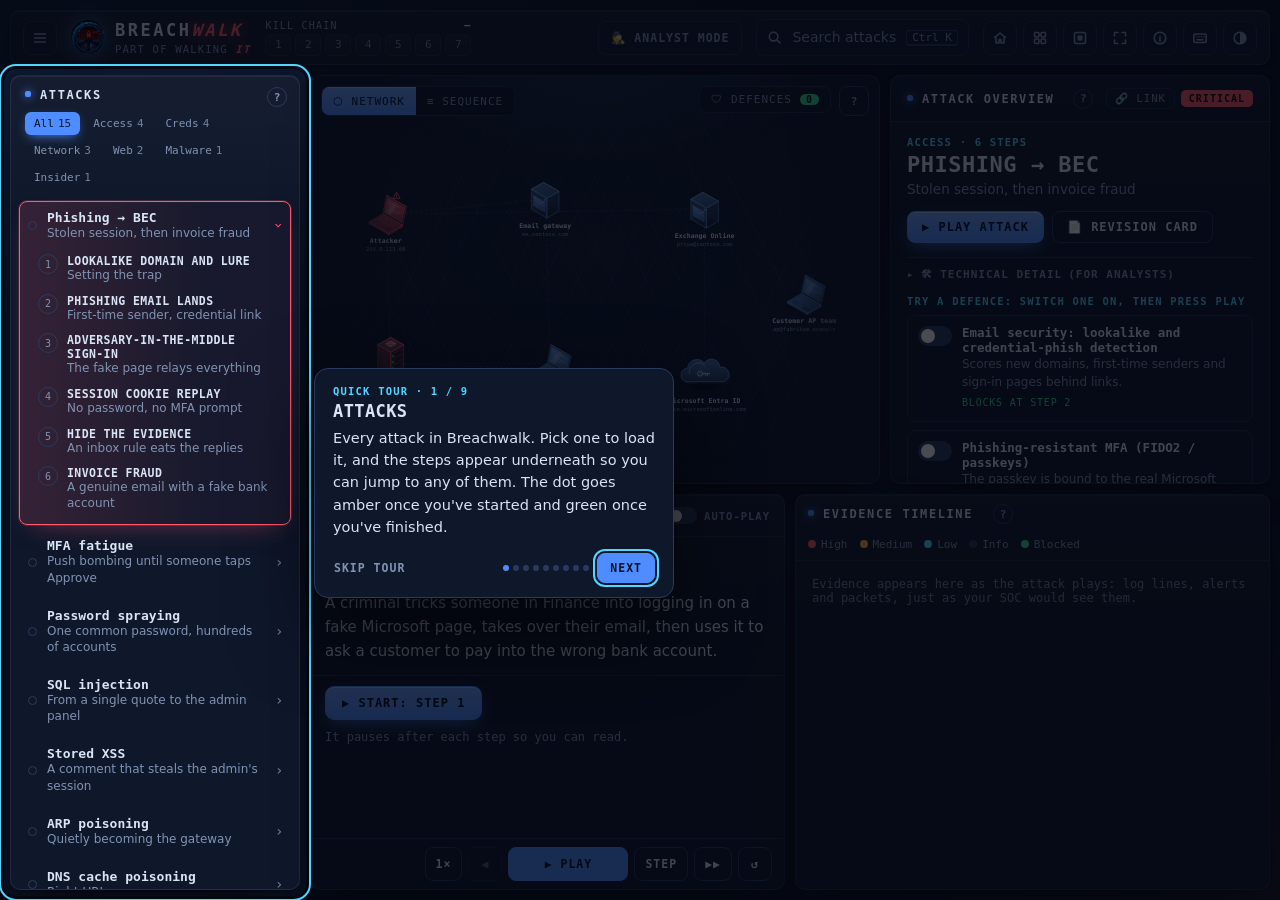
<file: breachwalk/index.html>
<!DOCTYPE html>
<!--
  Breachwalk: watch real cyber attacks unfold, step by step.
  Created by Dean Baker. © 2026 Dean Baker. All rights reserved.
-->
<html lang="en-GB">
<head>
<meta charset="utf-8">
<meta name="viewport" content="width=device-width, initial-scale=1">
<meta http-equiv="Content-Security-Policy" content="default-src 'self'; script-src 'self'; style-src 'self' 'unsafe-inline' https://fonts.googleapis.com; font-src https://fonts.gstatic.com; img-src 'self' data:; connect-src 'self'; media-src 'self' data: blob:; object-src 'none'; base-uri 'self'; form-action 'none'">
<meta name="referrer" content="strict-origin-when-cross-origin">
<title>Breachwalk · Watch real cyber attacks unfold, step by step</title>
<meta name="author" content="Dean Baker">
<meta name="copyright" content="© 2026 Dean Baker">
<meta property="og:site_name" content="Walking IT">
<meta name="description" content="Watch real-world cyber attacks play out step by step, see the evidence a SOC analyst would see, and find the defence that breaks the chain. 15 attacks explained in plain English and mapped to MITRE ATT&amp;CK.">
<meta property="og:title" content="Breachwalk · part of Walking IT">
<meta property="og:description" content="Watch real-world cyber attacks play out step by step, and find the defence that breaks the chain. Explained in plain English.">
<meta property="og:type" content="website">
<meta property="og:url" content="https://deanobaker3-alt.github.io/walking-it-site/breachwalk/">
<meta property="og:image" content="https://deanobaker3-alt.github.io/walking-it-site/preview.png">
<meta name="twitter:card" content="summary_large_image">
<meta name="theme-color" content="#0a1020">
<link rel="icon" type="image/png" href="../shared/brand/breachwalk-fav.png">
<link rel="apple-touch-icon" href="../shared/brand/breachwalk-touch.png">
<link rel="preconnect" href="https://fonts.googleapis.com">
<link rel="preconnect" href="https://fonts.gstatic.com" crossorigin>
<link href="https://fonts.googleapis.com/css2?family=IBM+Plex+Mono:wght@400;500;600&family=IBM+Plex+Sans:wght@400;500;600;700&family=Press+Start+2P&family=VT323&display=swap" rel="stylesheet">
<style>
/* ================= THEMES ================= */
:root,[data-theme="dark"]{
  --bg:#0a1020;--bg2:#0d1428;--panel:#0f172b;--panel2:#131d36;--line:#1f2c48;--line2:#2a3a5e;
  --text:#d9e4f5;--muted:#8193b2;--dim:#71839f;
  --node:#6ea8ff;--nodeFill:#6ea8ff;--red:#ff5a6e;--amber:#ffb547;--green:#3ddc97;--violet:#a98bff;--cyan:#52d6ff;
  --accent:#4f8cff;--accentText:#061226;--glow:rgba(110,168,255,.35);
  --grid:rgba(110,168,255,.06);
  --font:"IBM Plex Sans",system-ui,sans-serif;--mono:"IBM Plex Mono",ui-monospace,Menlo,monospace;--head:"IBM Plex Mono",ui-monospace,monospace;
  --r:10px;--fs:14px;--labelFs:12px;--shadowC:#000;--rimC:#cfe2ff;
}
[data-theme="light"]{
  --bg:#eef2f8;--bg2:#e6ecf5;--panel:#ffffff;--panel2:#f4f7fc;--line:#d6deea;--line2:#c2cee0;
  --text:#13223b;--muted:#5c6e8c;--dim:#627494;
  --node:#2a63d4;--nodeFill:#2a63d4;--red:#d9324a;--amber:#c27a00;--green:#14935f;--violet:#6d4fd8;--cyan:#08779f;
  --accent:#2a63d4;--accentText:#fff;--glow:rgba(42,99,212,.25);
  --grid:rgba(42,99,212,.07);--shadowC:#1b2a4a;--rimC:#ffffff;
}
[data-theme="pixel"]{
  --bg:#0d0620;--bg2:#140a2e;--panel:#160b33;--panel2:#1d0f42;--line:#3b1f7a;--line2:#5a2fb0;
  --text:#f2ecff;--muted:#a99be0;--dim:#9585d0;
  --node:#29e7ff;--nodeFill:#29e7ff;--red:#ff3b4e;--amber:#ffe14a;--green:#7dff3a;--violet:#ff3ea5;--cyan:#29e7ff;
  --accent:#ff3ea5;--accentText:#1a0620;--glow:rgba(41,231,255,.45);
  --grid:rgba(255,62,165,.08);
  --font:"VT323",ui-monospace,monospace;--mono:"VT323",ui-monospace,monospace;--head:"Press Start 2P",ui-monospace,monospace;
  --r:0px;--fs:19px;--labelFs:9px;
}
*{box-sizing:border-box}
/* keyboard focus: a clear ring on anything you can tab to */
:focus-visible{outline:2px solid var(--cyan);outline-offset:2px}
[data-theme="pixel"] :focus-visible{outline:3px solid var(--amber);outline-offset:1px}
.pal input:focus-visible{outline:none;border-bottom-color:var(--accent)}
/* light theme: darker amber where amber is used as text, for contrast */
[data-theme="light"] text.s-data,[data-theme="light"] .ab-by{fill:#9a6200;color:#9a6200}
html,body{margin:0;height:100%;background:var(--bg);color:var(--text);font:var(--fs)/1.5 var(--font);-webkit-font-smoothing:antialiased}
button{font:inherit;color:inherit;cursor:pointer;background:none;border:none}
a{color:var(--cyan)}
kbd{font:11px var(--mono);border:1px solid var(--line2);border-bottom-width:2px;border-radius:4px;padding:0 5px;color:var(--muted)}
[data-theme="pixel"] kbd{font-size:15px;border-radius:0}
::selection{background:var(--accent);color:var(--accentText)}
::-webkit-scrollbar{width:8px;height:8px}::-webkit-scrollbar-thumb{background:var(--line2);border-radius:8px}::-webkit-scrollbar-track{background:transparent}

/* pixel-theme CRT layer */
.crt{display:none;pointer-events:none;position:fixed;inset:0;z-index:90;background:repeating-linear-gradient(to bottom,rgba(0,0,0,0) 0 2px,rgba(0,0,0,.16) 2px 3px);mix-blend-mode:multiply}
.crt::after{content:"";position:absolute;inset:0;background:radial-gradient(ellipse at center,rgba(0,0,0,0) 60%,rgba(0,0,0,.45) 100%)}
[data-theme="pixel"] .crt{display:block}

/* ================= LAYOUT ================= */
#app{display:grid;height:100vh;height:100dvh;padding:10px;gap:10px;
  grid-template-columns:290px minmax(0,1fr) 380px;grid-template-rows:auto minmax(0,1fr) 260px;
  grid-template-areas:"top top top" "side stage info" "side ev ev"}
#app.nolist{grid-template-columns:0 minmax(0,1fr) 380px;column-gap:0}
#app.nolist .side{display:none}
#app.dia{grid-template-areas:"top top top" "side stage stage" "side stage stage"}
#app.dia .info,#app.dia .ev{display:none}
.card{background:var(--panel);border:1px solid var(--line);border-radius:var(--r);min-height:0;min-width:0}
[data-theme="pixel"] .card{border:3px solid var(--line2);box-shadow:4px 4px 0 #000}
.h{font:600 12px var(--head);letter-spacing:1.6px;text-transform:uppercase;color:var(--text)}
[data-theme="pixel"] .h{font-size:10px;letter-spacing:1px;color:var(--amber)}
.muted{color:var(--muted)}

/* ================= TOP BAR ================= */
.top{grid-area:top;display:flex;align-items:center;gap:14px;padding:8px 12px;flex-wrap:nowrap}
.brand{display:flex;align-items:center;gap:10px;min-width:0}
.brand .logo{width:34px;height:34px;flex:none}
.brand b{font:700 15px var(--head);letter-spacing:2px;white-space:nowrap}
.brand b i{font-style:italic;color:var(--red)}
.brand small{display:block;font:11px var(--mono);color:var(--muted);letter-spacing:.5px;white-space:nowrap}
[data-theme="pixel"] .brand b{font-size:11px;letter-spacing:1px;color:var(--cyan);text-shadow:2px 2px 0 var(--violet)}
[data-theme="pixel"] .brand b i{color:var(--amber)}
[data-theme="pixel"] .brand small{font-size:15px}
.iconbtn{width:34px;height:34px;display:grid;place-items:center;border-radius:8px;border:1px solid var(--line);color:var(--muted);flex:none;transition:all .2s}
.iconbtn:hover,.iconbtn.on{color:var(--text);border-color:var(--accent);background:var(--panel2)}
[data-theme="pixel"] .iconbtn{border-radius:0;border-width:2px}
.iconbtn .ic{width:16px;height:16px;display:block;fill:none;stroke:currentColor;stroke-width:1.6;stroke-linecap:round;stroke-linejoin:round;overflow:visible}
.iconbtn .ic .fill{fill:currentColor;stroke:none}
[data-theme="pixel"] .iconbtn .ic{stroke-width:2;stroke-linecap:square;stroke-linejoin:miter;shape-rendering:crispEdges}
[data-theme="pixel"] .iconbtn .ic rect,[data-theme="pixel"] .iconbtn .ic .fill{rx:0}
.kc{display:flex;flex-direction:column;gap:3px;min-width:0}
.kc .lab{display:flex;justify-content:space-between;gap:10px;font:10px var(--mono);color:var(--muted);letter-spacing:1.2px;text-transform:uppercase}
.kc .lab b{color:var(--text);font-weight:600}
[data-theme="pixel"] .kc .lab{font:7px var(--head);letter-spacing:.5px}
.tiles{display:flex;gap:4px}
.tile{width:26px;height:22px;border-radius:5px;border:1px solid var(--line);display:grid;place-items:center;font:11px var(--mono);color:var(--dim);transition:all .35s cubic-bezier(.2,.8,.2,1)}
.tile.seen{color:var(--muted);border-color:var(--line2);background:var(--panel2)}
.tile.on{color:var(--accentText);background:var(--red);border-color:var(--red);box-shadow:0 0 14px var(--red);transform:translateY(-1px)}
[data-theme="pixel"] .tile{border-radius:0;border-width:2px;font:8px var(--head)}
.sp{flex:1}
.search{display:flex;align-items:center;gap:10px;border:1px solid var(--line);border-radius:8px;padding:7px 10px;color:var(--muted);min-width:210px;transition:border-color .2s}
.search:hover{border-color:var(--accent);color:var(--text)}
[data-theme="pixel"] .search{border-radius:0;border-width:2px}
.search .ic{width:15px;height:15px;flex:none;fill:none;stroke:currentColor;stroke-width:1.7;stroke-linecap:round}
[data-theme="pixel"] .search .ic{stroke-width:2;stroke-linecap:square;shape-rendering:crispEdges}
[data-theme="pixel"] .search{height:34px;align-self:center}
.hud{display:none;gap:14px;font:9px var(--head);color:var(--amber);white-space:nowrap}
.hud b{color:var(--cyan)}
[data-theme="pixel"] .hud{display:flex}
.tb{display:flex;gap:6px}
.dd{position:relative}
.menu{position:absolute;right:0;top:calc(100% + 6px);z-index:60;background:var(--panel);border:1px solid var(--line2);border-radius:10px;padding:6px;min-width:200px;box-shadow:0 20px 50px rgba(0,0,0,.45);animation:pop .18s ease-out}
[data-theme="pixel"] .menu{border-radius:0;border:3px solid var(--violet);box-shadow:6px 6px 0 #000}
.menu button{display:flex;width:100%;align-items:center;gap:10px;padding:8px 10px;border-radius:7px;text-align:left}
.menu button:hover{background:var(--panel2)}
.menu button.on{color:var(--accent)}
.menu .sw{width:14px;height:14px;border-radius:4px;flex:none;border:1px solid var(--line2)}
@keyframes pop{from{opacity:0;transform:translateY(-6px) scale(.98)}to{opacity:1;transform:none}}

/* ================= SIDEBAR ================= */
.side{grid-area:side;display:flex;flex-direction:column;overflow:hidden}
.side .hd{padding:12px 14px 8px}
.ctabs{display:flex;gap:4px;flex-wrap:wrap;margin-top:10px}
.ctab{font:11px var(--mono);padding:4px 8px;border-radius:6px;color:var(--muted);border:1px solid transparent;transition:all .2s}
.ctab b{color:var(--dim);margin-left:4px;font-weight:500}
.ctab.on{background:var(--accent);color:var(--accentText)}
.ctab.on b{color:var(--accentText);opacity:.9}
[data-theme="pixel"] .ctab{font-size:15px;border-radius:0}
.alist{overflow:auto;padding:4px 8px 10px;flex:1}
.aitem{border-radius:8px;margin-bottom:4px;border:1px solid transparent;transition:background .2s,border-color .2s}
.aitem.sel{border-color:var(--red);background:linear-gradient(90deg,rgba(255,90,110,.12),transparent 70%)}
[data-theme="pixel"] .aitem{border-radius:0}
.ahead{display:flex;align-items:center;gap:10px;width:100%;padding:8px 8px;text-align:left}
.ahead:hover{background:var(--panel2);border-radius:8px}
.dot{width:9px;height:9px;border-radius:50%;flex:none;border:1px solid var(--line2);transition:all .3s}
.dot.part{background:var(--amber);border-color:var(--amber);box-shadow:0 0 8px var(--amber)}
.dot.done{background:var(--green);border-color:var(--green);box-shadow:0 0 8px var(--green)}
[data-theme="pixel"] .dot{border-radius:0}
.ahead .nm{font:600 13px var(--mono);display:block}
.ahead .sb{font-size:12px;color:var(--muted);display:block;line-height:1.35}
[data-theme="pixel"] .ahead .nm{font:9px var(--head);line-height:1.6}
[data-theme="pixel"] .ahead .sb{font-size:15px}
.chev{margin-left:auto;color:var(--dim);transition:transform .3s}
.aitem.sel .chev{transform:rotate(90deg);color:var(--red)}
.steps{list-style:none;margin:0;padding:0 8px 8px 12px;overflow:hidden}
.steps.anim{animation:slideDown .35s ease-out}
@keyframes slideDown{from{opacity:0;transform:translateY(-6px)}to{opacity:1;transform:none}}
.steps li{display:flex;gap:9px;align-items:flex-start;padding:5px 6px;border-radius:6px;cursor:pointer;transition:background .2s}
.steps li:hover{background:var(--panel2)}
.steps .n{width:20px;height:20px;border-radius:50%;border:1px solid var(--line2);flex:none;display:grid;place-items:center;font:10px var(--mono);color:var(--muted);transition:all .3s}
.steps li.done .n{background:var(--green);border-color:var(--green);color:#04130c}
.steps li.just .n{animation:tick .35s ease-out}
.steps li.cur .n{background:var(--accent);border-color:var(--accent);color:var(--accentText);box-shadow:0 0 0 4px var(--glow)}
.steps li.blk .n{background:var(--green);border-color:var(--green);color:#04130c}
.steps li.off{opacity:.35}
[data-theme="pixel"] .steps .n{border-radius:0}
@keyframes tick{0%{transform:scale(.6)}60%{transform:scale(1.2)}100%{transform:none}}
.steps .t{font:600 11.5px var(--mono);letter-spacing:.4px;text-transform:uppercase;display:block}
.steps .s{font-size:12px;color:var(--muted);display:block;line-height:1.3}
[data-theme="pixel"] .steps .t{font:8px var(--head);line-height:1.6}
[data-theme="pixel"] .steps .s{font-size:15px}

/* ================= STAGE ================= */
.stage{grid-area:stage;position:relative;overflow:hidden;display:flex;flex-direction:column}
.stage-bar{position:absolute;top:10px;left:10px;right:10px;display:flex;gap:8px;z-index:5;pointer-events:none}
.stage-bar>*{pointer-events:auto}
.seg{display:flex;border:1px solid var(--line);border-radius:8px;overflow:hidden;background:var(--panel)}
.seg button{padding:6px 11px;font:11px var(--mono);letter-spacing:1px;text-transform:uppercase;color:var(--muted);transition:all .2s}
.seg button.on{background:var(--accent);color:var(--accentText)}
[data-theme="pixel"] .seg{border-radius:0;border-width:2px}
[data-theme="pixel"] .seg button{font:8px var(--head)}
.defbtn{display:flex;align-items:center;gap:8px;padding:6px 11px;border:1px solid var(--line);border-radius:8px;background:var(--panel);font:11px var(--mono);letter-spacing:1px;text-transform:uppercase;color:var(--muted);transition:all .2s}
.defbtn:hover{border-color:var(--green);color:var(--text)}
.defbtn b{background:var(--green);color:#04130c;border-radius:10px;padding:0 6px;font-size:10px}
[data-theme="pixel"] .defbtn{border-radius:0;border-width:2px;font:8px var(--head)}
.canvas{position:relative;flex:1;min-height:0;background:radial-gradient(ellipse 90% 70% at 50% 42%,var(--panel2),var(--panel) 75%)}
/* isometric floor: two sets of lines at the same slope as the icons */
.canvas::before{content:"";position:absolute;inset:0;pointer-events:none;
  background-image:repeating-linear-gradient(63.43deg,var(--grid) 0 1px,transparent 1px 30px),repeating-linear-gradient(-63.43deg,var(--grid) 0 1px,transparent 1px 30px);
  -webkit-mask-image:radial-gradient(ellipse 75% 70% at 50% 50%,#000 30%,transparent 100%);mask-image:radial-gradient(ellipse 75% 70% at 50% 50%,#000 30%,transparent 100%)}
/* lighting: a soft key light from above, and a vignette that lets the edges fall away */
.canvas::after{content:"";position:absolute;inset:0;pointer-events:none;z-index:1;
  background:linear-gradient(90deg,var(--panel),transparent 90px,transparent calc(100% - 90px),var(--panel)),linear-gradient(180deg,transparent 30%,transparent calc(100% - 50px),var(--panel)),radial-gradient(ellipse 60% 45% at 50% -8%,color-mix(in srgb,var(--node) 14%,transparent),transparent 70%),radial-gradient(ellipse 120% 110% at 50% 50%,transparent 58%,color-mix(in srgb,var(--bg) 70%,transparent) 100%)}
[data-theme="light"] .canvas::after{background:linear-gradient(90deg,var(--panel),transparent 90px,transparent calc(100% - 90px),var(--panel)),linear-gradient(180deg,transparent 30%,transparent calc(100% - 50px),var(--panel)),radial-gradient(ellipse 60% 45% at 50% -8%,rgba(42,99,212,.08),transparent 70%),radial-gradient(ellipse 120% 110% at 50% 50%,transparent 62%,rgba(19,34,59,.07) 100%)}
[data-theme="pixel"] .canvas::before{background-image:linear-gradient(var(--grid) 1px,transparent 1px),linear-gradient(90deg,var(--grid) 1px,transparent 1px);background-size:16px 16px;-webkit-mask-image:none;mask-image:none}
[data-theme="pixel"] .canvas::after{background:linear-gradient(90deg,var(--panel),transparent 70px,transparent calc(100% - 70px),var(--panel)),linear-gradient(180deg,transparent calc(100% - 40px),var(--panel)),radial-gradient(ellipse 120% 110% at 50% 50%,transparent 60%,rgba(0,0,0,.35) 100%)}
#net{position:absolute;inset:0;width:100%;height:100%;display:block}
#seq{position:absolute;inset:48px 0 0 0;overflow:auto;display:none}
.stage.seqv #net{display:none}.stage.seqv #seq{display:block}

/* nodes */
.node .nin{animation:nodeIn .6s cubic-bezier(.2,.9,.25,1.2) both;transform-box:fill-box;transform-origin:center bottom}
@keyframes nodeIn{from{opacity:0;transform:translateY(14px) scale(.85)}to{opacity:1;transform:none}}
/* shaded isometric icons */
.node .ico polygon,.node .ico ellipse.f-top,.node .ico rect.f-s{stroke:var(--node);stroke-width:1.1;stroke-linejoin:round;stroke-opacity:.9;transition:stroke .5s}
.node .ico .f-top{fill:url(#g-top-b)}.node .ico .f-l{fill:url(#g-l-b)}.node .ico .f-r{fill:url(#g-r-b)}.node .ico .f-s{fill:url(#g-l-b)}
.node .ico .screen{fill:url(#g-scr-b);stroke:var(--node);stroke-width:.8}
.node .ico .cyl{fill:url(#g-cyl-b);stroke:none}.node .ico .cyledge{fill:none;stroke:var(--node);stroke-width:1.1}
.node .ico .band{fill:none;stroke:var(--node);stroke-width:1;stroke-opacity:.75}
.node .ico .rimring{fill:none;stroke:var(--rimC);stroke-opacity:.35;stroke-width:.8}
.node .ico .cloud{fill:url(#g-cloud-b);stroke:var(--node);stroke-width:1.3}
.node .ico .cloudback{fill:var(--node);opacity:.08}
.node .ico .cloudhl{fill:none;stroke:var(--rimC);stroke-opacity:.55;stroke-width:1.6;stroke-linecap:round}
.node .ico .bay{fill:var(--bg);fill-opacity:.55;stroke:var(--node);stroke-width:.7;stroke-opacity:.6}
.node .ico .vent{stroke:var(--node);stroke-width:.8;stroke-opacity:.45;fill:none}
.node .ico .keys{fill:var(--node);fill-opacity:.32;stroke:none}
.node .ico .pad{fill:var(--node);fill-opacity:.14;stroke:var(--node);stroke-width:.6;stroke-opacity:.5}
.node .ico .code{stroke:var(--rimC);stroke-opacity:.7;stroke-width:1.1;stroke-linecap:round;fill:none}
.node .ico .sheen{fill:url(#g-sheen);stroke:none}
.node .ico .rim{fill:none;stroke:var(--rimC);stroke-opacity:.6;stroke-width:1.1;stroke-linejoin:round;stroke-linecap:round}
.node .ico .edge{fill:none;stroke:var(--node);stroke-width:1.1;stroke-opacity:.95}
.node .ico .ant{stroke:var(--node);stroke-width:1.6;stroke-linecap:round;fill:none}
.node .ico .tip{fill:var(--node);stroke:var(--node);stroke-opacity:.3;stroke-width:4}
.node .ico .metal polygon{stroke:var(--muted);fill:var(--muted);fill-opacity:.25}
.node .ico .glyph{fill:none;stroke:var(--node);stroke-width:1.6;stroke-linecap:round;stroke-linejoin:round}
.node .ico .emb .glyph,.node .ico .crown{stroke:var(--rimC);stroke-opacity:.9;filter:drop-shadow(0 0 3px var(--node))}
.node .ico .wdot{fill:var(--rimC)}
.node .ico .warn .glyph{stroke:var(--red);stroke-width:1.8}
.node .ico .warn{animation:warnPulse 1.6s ease-in-out infinite}
@keyframes warnPulse{50%{opacity:.45}}
.node .ico .cshadow{fill:url(#g-shadow);stroke:none}
.node .ico .led{fill:var(--green);stroke:var(--green);stroke-opacity:.28;stroke-width:3.2}
.node.focus .ico .led,.node.comp .ico .led{animation:ledTw 2.6s ease-in-out infinite}
.node .ico .led.sm{stroke-width:2.2}
@keyframes ledTw{0%,100%{opacity:1}45%{opacity:1}50%{opacity:.25}55%{opacity:1}80%{opacity:.7}}
.node.hostile .ico .f-top,.node.comp .ico .f-top{fill:url(#g-top-r)}.node.hostile .ico .f-l,.node.comp .ico .f-l,.node.hostile .ico .f-s,.node.comp .ico .f-s{fill:url(#g-l-r)}.node.hostile .ico .f-r,.node.comp .ico .f-r{fill:url(#g-r-r)}
.node.hostile .ico .screen,.node.comp .ico .screen{fill:url(#g-scr-r)}.node.hostile .ico .cyl,.node.comp .ico .cyl{fill:url(#g-cyl-r)}.node.hostile .ico .cloud,.node.comp .ico .cloud{fill:url(#g-cloud-r)}
.node.comp .ico .led{fill:var(--red);stroke:var(--red);animation-duration:.9s}
[data-theme="dark"] .node.focus .ico{filter:drop-shadow(0 0 10px color-mix(in srgb,var(--node) 45%,transparent))}
[data-theme="dark"] .node.comp .ico{filter:drop-shadow(0 0 12px color-mix(in srgb,var(--red) 55%,transparent))}
[data-theme="light"] .node .ico .bay{fill:#fff;fill-opacity:.7}
[data-theme="light"] .node .ico .code{stroke:#fff;stroke-opacity:.9}
[data-theme="light"] .node .ico .rim,[data-theme="light"] .node .ico .cloudhl{stroke-opacity:.85}
[data-theme="light"] .node.focus .ico{filter:drop-shadow(0 4px 10px rgba(42,99,212,.28))}
[data-theme="light"] .node.comp .ico{filter:drop-shadow(0 4px 12px rgba(217,50,74,.35))}
.node.hostile{--node:var(--red);--nodeFill:var(--red)}
.node.comp{--node:var(--red);--nodeFill:var(--red)}
.node .halo ellipse{opacity:0;transition:opacity .5s}
.node .halo .pool{fill:url(#g-halo-b)}
.node .halo .ring{fill:none;stroke:var(--node);stroke-width:1.3;stroke-dasharray:3 7;stroke-linecap:round}
.node .halo .ring.r2{stroke-width:.8;stroke-dasharray:1 5}
.node.focus .halo .pool{opacity:.85}
.node.focus .halo .ring{opacity:.75;animation:ringSpin 9s linear infinite}
.node.focus .halo .ring.r2{opacity:.4;animation-direction:reverse;animation-duration:14s}
.node.hostile .halo .pool{fill:url(#g-halo-r)}
.node.comp .halo .pool{fill:url(#g-halo-r);opacity:1;animation:pulse 1.8s ease-in-out infinite}
.node.comp .halo .ring{stroke:var(--red);opacity:.8}
.node.comp.focus .halo .ring{animation:ringSpin 5s linear infinite}
@keyframes ringSpin{to{stroke-dashoffset:-100}}
@keyframes pulse{0%,100%{opacity:.55}50%{opacity:1}}
.node.dim{opacity:.35;transition:opacity .5s}
.node{transition:opacity .5s}
.node .nl{font:600 13px var(--mono);fill:var(--text);text-anchor:middle}
.node .ns{font:11px var(--mono);fill:var(--muted);text-anchor:middle}
[data-theme="pixel"] .node .nl{font:9px var(--head)}
[data-theme="pixel"] .node .ns{font:14px var(--mono)}
.node.bump .ico{animation:bump .45s ease-out}
@keyframes bump{0%{transform:none}35%{transform:translateY(-6px) scale(1.06)}100%{transform:none}}
.node .ico{transform-box:fill-box;transform-origin:center bottom}
.node .px rect{shape-rendering:crispEdges}
.compbadge{opacity:0;transition:opacity .4s}
.node.comp .compbadge{opacity:1}
.compbadge rect{fill:var(--red);stroke:color-mix(in srgb,var(--red) 55%,#fff);stroke-width:.8}
.compbadge text{fill:#fff;font:700 9px var(--mono);text-anchor:middle;letter-spacing:.8px}
.compbadge .bdot{fill:#fff;animation:blink 1s steps(2) infinite}
[data-theme="dark"] .node.comp .compbadge{filter:drop-shadow(0 0 5px color-mix(in srgb,var(--red) 60%,transparent))}
[data-theme="light"] .node.comp .compbadge{filter:drop-shadow(0 2px 4px rgba(217,50,74,.35))}
[data-theme="pixel"] .node.comp .compbadge{animation:blink 1.2s steps(2) infinite}
[data-theme="pixel"] .compbadge text{font:6px var(--head)}
@keyframes blink{50%{opacity:.55}}
.link{stroke:var(--line2);stroke-width:1.4;stroke-dasharray:4 6;stroke-linecap:round;fill:none;transition:stroke .4s,stroke-width .4s}
.linkglow{stroke:var(--node);stroke-width:7;stroke-linecap:round;fill:none;opacity:0;transition:opacity .5s,stroke .4s}
.link.live{stroke:var(--node);stroke-width:1.8;stroke-opacity:.9;animation:flow 1s linear infinite}
.linkglow.live{opacity:.12}
.link.live.hot,.linkglow.live.hot{stroke:var(--red)}
.linkglow.live.hot{opacity:.16}
@keyframes flow{to{stroke-dashoffset:-22}}
/* packets */
.pkt rect.card{rx:6;stroke-width:1.4}
.pkt text{font:600 11px var(--mono);fill:#fff;dominant-baseline:middle;text-anchor:middle;letter-spacing:.3px}
[data-theme="pixel"] .pkt rect.card{rx:0;stroke-width:2}
[data-theme="pixel"] .pkt text{font:8px var(--head)}
.k-attack rect.card{fill:#3a0d18;stroke:var(--red)}.k-attack .dotp{fill:var(--red)}
.k-normal rect.card{fill:#0e2346;stroke:var(--node)}.k-normal .dotp{fill:var(--node)}
.k-data rect.card{fill:#3a2a06;stroke:var(--amber)}.k-data .dotp{fill:var(--amber)}
.k-defence rect.card{fill:#06301f;stroke:var(--green)}.k-defence .dotp{fill:var(--green)}
[data-theme="light"] .pkt text{fill:#13223b}
[data-theme="light"] .k-attack rect.card{fill:#ffe5e9}[data-theme="light"] .k-normal rect.card{fill:#e4edff}[data-theme="light"] .k-data rect.card{fill:#fff2d6}[data-theme="light"] .k-defence rect.card{fill:#dcf7ea}
.pkt .pcore{fill:#fff}
.pkt .pglow{animation:pktPulse .5s ease-in-out infinite alternate}
@keyframes pktPulse{to{transform:scale(1.18)}}
.pkt .pglow{transform-box:fill-box;transform-origin:center}
.pkt rect.card{filter:drop-shadow(0 4px 10px rgba(0,0,0,.35))}
.trail{fill:none;stroke-width:2.4;stroke-linecap:round;stroke-dasharray:1;stroke-dashoffset:1;opacity:.9}
.trail.glow{stroke-width:9;opacity:.16}
.trailg{transition:opacity .6s}.trailg.fade{opacity:0}
.trail.k-attack{stroke:var(--red)}.trail.k-normal{stroke:var(--node)}.trail.k-data{stroke:var(--amber)}.trail.k-defence{stroke:var(--green)}
.ripple{fill:none;stroke-width:2;animation:ripple .9s ease-out forwards}
.ripple.k-attack{stroke:var(--red)}.ripple.k-normal{stroke:var(--node)}.ripple.k-data{stroke:var(--amber)}.ripple.k-defence{stroke:var(--green)}
@keyframes ripple{from{opacity:.9;transform:scale(.3)}to{opacity:0;transform:scale(1.8)}}
.rippleg .ripple{stroke-width:1.6}
.rippleg .ripple.r2{animation-delay:.18s;opacity:0}
.rippleg .ripple.r3{stroke-width:1;animation-duration:.7s}
.ripple{transform-box:fill-box;transform-origin:center}
.shield{animation:shieldIn .5s cubic-bezier(.2,1.4,.3,1) both;transform-box:fill-box;transform-origin:center}
.shield path{fill:var(--green);stroke:#04130c;stroke-width:1.5}
.shield .sbody{fill:url(#g-sh);stroke:#bfffe2;stroke-width:1.2}
[data-theme="pixel"] .shield .sbody{fill:var(--green);stroke:#04130c}
.shield .sglow{fill:var(--green);opacity:.16;animation:sglow 1.4s ease-in-out infinite}
@keyframes sglow{50%{opacity:.3}}
[data-theme="dark"] .shield{filter:drop-shadow(0 0 10px rgba(61,220,151,.55))}
.shield text{font:700 10px var(--mono);fill:var(--green);text-anchor:middle}
[data-theme="pixel"] .shield text{font:8px var(--head)}
@keyframes shieldIn{from{opacity:0;transform:scale(.2) rotate(-20deg)}to{opacity:1;transform:none}}
.burst{fill:none;stroke:var(--green);stroke-width:3;animation:ripple 1s ease-out forwards;transform-box:fill-box;transform-origin:center}
.callout{animation:pop2 .45s cubic-bezier(.2,1.4,.3,1) both;transform-box:fill-box;transform-origin:center bottom}
.callout .cbg{fill:var(--panel2);stroke:color-mix(in srgb,var(--red) 70%,var(--line2));stroke-width:1.2;rx:8}
.callout .cbar{fill:var(--red);stroke:var(--red);stroke-opacity:.3;stroke-width:4;animation:blink 1.2s ease-in-out infinite}.callout .cptr{fill:var(--panel2);stroke:color-mix(in srgb,var(--red) 70%,var(--line2));stroke-width:1.2;stroke-linejoin:round}
.callout.good .cbg,.callout.good .cptr{stroke:color-mix(in srgb,var(--green) 70%,var(--line2))}.callout.good .cbar{fill:var(--green)}
[data-theme="dark"] .callout{filter:drop-shadow(0 6px 14px rgba(0,0,0,.45))}
[data-theme="light"] .callout{filter:drop-shadow(0 4px 10px rgba(19,34,59,.15))}
[data-theme="pixel"] .callout rect{fill:var(--panel);stroke:var(--red);stroke-width:2;rx:0}[data-theme="pixel"] .callout.good rect{stroke:var(--green)}
.callout text{font:600 11.5px var(--mono);fill:var(--text);text-anchor:middle;dominant-baseline:middle}
[data-theme="pixel"] .callout rect{rx:0;stroke-width:2}
[data-theme="pixel"] .callout text{font:8px var(--head)}
@keyframes pop2{from{opacity:0;transform:translateY(8px) scale(.8)}to{opacity:1;transform:none}}

/* banner */
.banner{position:absolute;left:50%;top:56px;transform:translateX(-50%);z-index:6;padding:10px 18px;border-radius:12px;font:600 13px var(--mono);letter-spacing:1px;display:flex;gap:10px;align-items:center;animation:bannerIn .5s cubic-bezier(.2,1.3,.3,1) both;white-space:nowrap;box-shadow:0 12px 40px rgba(0,0,0,.4)}
.banner.good{background:linear-gradient(180deg,#5cf0b0,var(--green));color:#04130c;box-shadow:0 10px 30px -6px rgba(61,220,151,.55),inset 0 1px 0 rgba(255,255,255,.5)}
.banner.bad{background:linear-gradient(180deg,#ff7d8d,var(--red));color:#fff;box-shadow:0 10px 30px -6px rgba(255,90,110,.55),inset 0 1px 0 rgba(255,255,255,.35)}
[data-theme="light"] .banner.good{box-shadow:0 8px 22px -8px rgba(20,147,95,.6)}[data-theme="light"] .banner.bad{box-shadow:0 8px 22px -8px rgba(217,50,74,.6)}
[data-theme="pixel"] .banner.good{background:var(--green)}[data-theme="pixel"] .banner.bad{background:var(--red)}
[data-theme="pixel"] .banner{border-radius:0;font:11px var(--head);padding:14px 20px;box-shadow:6px 6px 0 #000;animation:bannerIn .5s steps(5) both,shake .4s .5s 2}
@keyframes bannerIn{from{opacity:0;transform:translate(-50%,-16px) scale(.9)}to{opacity:1;transform:translateX(-50%)}}
@keyframes shake{25%{transform:translate(-52%,0)}75%{transform:translate(-48%,0)}}

/* sequence view */
#seq svg{display:block}
.seqhead{position:sticky;top:0;z-index:2;background:linear-gradient(var(--panel) 80%,transparent)}
.lhead rect{fill:var(--panel2);stroke:var(--line2)}
.lhead.bad rect{stroke:var(--red);fill:color-mix(in srgb,var(--red) 8%,var(--panel2))}
.lanehd{font:600 11px var(--mono);fill:var(--text);text-anchor:middle}
.lhead.bad .lanehd{fill:var(--red)}
.lanesub{font:10px var(--mono);fill:var(--muted);text-anchor:middle}
[data-theme="pixel"] .lhead rect{rx:0}
[data-theme="pixel"] .lanehd{font:15px var(--mono)}[data-theme="pixel"] .lanesub{font:13px var(--mono)}
.lane{stroke:var(--line2);stroke-dasharray:2 5}
.lane.bad{stroke:color-mix(in srgb,var(--red) 45%,var(--line2))}
.sband rect{fill:color-mix(in srgb,var(--cyan) 5%,transparent);stroke:var(--line)}
.sband.cur rect{fill:color-mix(in srgb,var(--cyan) 12%,transparent);stroke:color-mix(in srgb,var(--cyan) 50%,var(--line))}
.sstep{font:700 10.5px var(--mono);fill:var(--cyan);letter-spacing:1px}
.sstitle{font:600 12px var(--font);fill:var(--text)}
[data-theme="pixel"] .sband rect{rx:0}
[data-theme="pixel"] .sstep{font:7px var(--head);fill:var(--amber)}[data-theme="pixel"] .sstitle{font:16px var(--mono)}
.sarrow{fill:none;stroke-width:2;stroke-linecap:round}
.sarrow.draw{stroke-dasharray:1;stroke-dashoffset:1;animation:draw var(--d,1s) cubic-bezier(.4,0,.2,1) forwards}
@keyframes draw{to{stroke-dashoffset:0}}
.sarrow.headin{animation:fadeIn .15s var(--d,1s) both}
.sdot{stroke:none}
.slabel{font:600 11px var(--mono);text-anchor:middle;paint-order:stroke;stroke:var(--panel);stroke-width:5px;stroke-linejoin:round}
[data-theme="pixel"] .slabel{font:15px var(--mono)}
.slabel.draw,.sblock.draw{animation:fadeIn .6s .25s both}
.s-attack{stroke:var(--red);fill:var(--red)}.s-normal{stroke:var(--node);fill:var(--node)}.s-data{stroke:var(--amber);fill:var(--amber)}.s-defence{stroke:var(--green);fill:var(--green)}
text.s-attack,text.s-normal,text.s-data,text.s-defence{stroke:var(--panel)}
.sblock circle{fill:var(--green)}.sblock text{font:700 11px var(--mono);fill:#04130c;text-anchor:middle}
.scall rect{fill:var(--panel2);stroke:var(--red)}.scall.good rect{stroke:var(--green)}
.scall text{font:600 11px var(--mono);fill:var(--text);text-anchor:middle;dominant-baseline:middle}
[data-theme="pixel"] .scall rect{rx:0}[data-theme="pixel"] .scall text{font:15px var(--mono)}
.seqempty{position:absolute;top:130px;left:0;right:0;text-align:center;padding:0 30px}
@keyframes fadeIn{from{opacity:0}to{opacity:1}}

/* inspector */
.insp{position:absolute;inset:0;z-index:8;background:var(--panel);display:flex;flex-direction:column;animation:inspIn .35s cubic-bezier(.2,.9,.3,1) both}
@keyframes inspIn{from{opacity:0;transform:translateY(14px)}to{opacity:1;transform:none}}
.insp .ih{display:flex;gap:12px;align-items:center;padding:12px 14px;border-bottom:1px solid var(--line)}
.badge{font:600 10px var(--mono);letter-spacing:1px;text-transform:uppercase;padding:3px 8px;border-radius:5px;white-space:nowrap}
[data-theme="pixel"] .badge{border-radius:0;font:7px var(--head);padding:5px 7px}
.sev-high .badge,.badge.sev-high{background:var(--red);color:#fff}
.sev-med .badge,.badge.sev-med{background:var(--amber);color:#1c1300}
.sev-low .badge,.badge.sev-low{background:var(--cyan);color:#001a24}
.sev-info .badge,.badge.sev-info{background:var(--line2);color:var(--text)}
.sev-block .badge,.badge.sev-block{background:var(--green);color:#04130c}
.insp .it{min-width:0;flex:1}
.insp .it b{display:block;font:600 13.5px var(--mono);white-space:nowrap;overflow:hidden;text-overflow:ellipsis}
.insp .it span{font:11.5px var(--mono);color:var(--muted)}
[data-theme="pixel"] .insp .it b{font:9px var(--head);line-height:1.7}
[data-theme="pixel"] .insp .it span{font-size:15px}
.insp .ib{overflow:auto;padding:12px 16px 18px;display:grid;grid-template-columns:minmax(0,1.25fr) minmax(0,1fr);gap:18px}
.insp .ib.one{grid-template-columns:1fr}
.where{font:11.5px var(--mono);color:var(--muted);margin-bottom:10px}
[data-theme="pixel"] .where{font-size:15px}
.layers{display:flex;height:22px;border-radius:5px;overflow:hidden;margin-bottom:12px;font:10px var(--mono)}
.layers div{display:flex;align-items:center;justify-content:space-between;padding:0 6px;color:#04101f;font-weight:600}
.grp{border:1px solid var(--line);border-radius:8px;margin-bottom:10px;overflow:hidden}
.grp .gh{padding:7px 10px;background:var(--panel2);font:600 12px var(--mono);display:flex;justify-content:space-between;gap:10px}
.grp .gh span{color:var(--muted);font-weight:400}
[data-theme="pixel"] .grp{border-radius:0}
.fld{display:grid;grid-template-columns:130px minmax(0,1fr);gap:4px 12px;padding:7px 10px;border-top:1px solid var(--line)}
.fld:first-child{border-top:none}
.fld .fn{font:600 11.5px var(--mono);color:var(--muted)}
.fld .fv{font:12.5px var(--mono);word-break:break-word}
.fld .fm{grid-column:2;font-size:12.5px;color:var(--muted)}
[data-theme="pixel"] .fld .fn{font:7px var(--head);line-height:1.8}
[data-theme="pixel"] .fld .fv{font-size:17px}[data-theme="pixel"] .fld .fm{font-size:15px}
pre.raw{margin:0;background:#060a14;color:#cfe0ff;border:1px solid var(--line);border-radius:8px;padding:10px 12px;font:11.5px/1.55 var(--mono);white-space:pre-wrap;word-break:break-word}
[data-theme="light"] pre.raw{background:#0f1a2e}
[data-theme="pixel"] pre.raw{border-radius:0;font-size:16px;color:var(--green);background:#05020d}
.hex{font:11.5px/1.7 var(--mono);display:grid;grid-template-columns:44px 1fr auto;gap:2px 12px}
.hex .o{color:var(--dim)}.hex .a{color:var(--muted)}
[data-theme="pixel"] .hex{font-size:16px}

/* ================= INFO PANEL ================= */
.info{grid-area:info;overflow:auto;display:flex;flex-direction:column}
.info .ph{display:flex;justify-content:space-between;align-items:center;padding:12px 16px;border-bottom:1px solid var(--line);position:sticky;top:0;background:var(--panel);z-index:1}
.back{font:10.5px var(--mono);letter-spacing:1px;text-transform:uppercase;color:var(--muted);border:1px solid var(--line);border-radius:6px;padding:3px 8px}
.back:hover{color:var(--text);border-color:var(--accent)}
[data-theme="pixel"] .back{border-radius:0;font:7px var(--head);padding:5px 7px}
.ib2{padding:14px 16px 18px}
.fx-in{animation:fxIn .45s cubic-bezier(.2,.8,.2,1) both}
@keyframes fxIn{from{opacity:0;transform:translateY(10px)}to{opacity:1;transform:none}}
.kick{font:600 10.5px var(--mono);letter-spacing:1.2px;text-transform:uppercase;color:var(--cyan)}
[data-theme="pixel"] .kick{font:7px var(--head);color:var(--amber);line-height:1.8}
.ttl{font:700 22px var(--head);margin:4px 0 0;letter-spacing:.5px;text-transform:uppercase}
[data-theme="pixel"] .ttl{font-size:13px;line-height:1.6;color:var(--cyan);text-shadow:2px 2px 0 var(--violet)}
.subt{color:var(--muted);margin:2px 0 10px;font-size:13.5px}
[data-theme="pixel"] .subt{font-size:17px}
.para{margin:0 0 12px;font-size:13.5px;line-height:1.6}
[data-theme="pixel"] .para{font-size:18px;line-height:1.3}
.kv{display:grid;grid-template-columns:auto 1fr;border-top:1px solid var(--line);margin:8px 0 4px}
.kv span{padding:7px 0;border-bottom:1px solid var(--line);font-size:12.5px}
.kv span:nth-child(odd){font:600 10.5px var(--mono);letter-spacing:1px;text-transform:uppercase;color:var(--muted);padding-right:14px}
[data-theme="pixel"] .kv span{font-size:16px}[data-theme="pixel"] .kv span:nth-child(odd){font:7px var(--head);line-height:2}
.chip{display:inline-block;font:600 10px var(--mono);letter-spacing:1px;padding:3px 8px;border-radius:5px;text-transform:uppercase}
.chip.crit{background:var(--red);color:#1a0508}.chip.high{background:var(--amber);color:#1c1300}
[data-theme="pixel"] .chip{border-radius:0;font:7px var(--head)}
.mcard{border:1px solid var(--line);border-radius:8px;padding:8px 10px;margin:8px 0;display:flex;gap:10px;align-items:flex-start;transition:opacity .3s,border-color .3s}
.mcard.pending{opacity:.68}
.mcard .mt{font:600 10px var(--mono);letter-spacing:1px;text-transform:uppercase;padding:2px 7px;border-radius:4px;flex:none;white-space:nowrap}
.mcard .ml{font:12px var(--mono)}
.mcard .ml small{display:block;color:var(--muted);font-size:10.5px;letter-spacing:.6px;text-transform:uppercase}
[data-theme="pixel"] .mcard{border-radius:0}
[data-theme="pixel"] .mcard .mt{font:6px var(--head);border-radius:0;padding:4px}
[data-theme="pixel"] .mcard .ml{font-size:16px}[data-theme="pixel"] .mcard .ml small{font-size:13px}
.mt.k-attack{background:var(--red);color:#1a0508}[data-theme="light"] .mt.k-attack{background:#b3243a;color:#fff}[data-theme="light"] .mt.k-normal{color:#fff}.mt.k-normal{background:var(--node);color:#04101f}.mt.k-data{background:var(--amber);color:#1c1300}.mt.k-defence{background:var(--green);color:#04130c}
.box{border-radius:8px;padding:10px 12px;margin:12px 0;font-size:13px;line-height:1.55}
.box b.h2{display:block;font:600 10px var(--mono);letter-spacing:1.2px;text-transform:uppercase;margin-bottom:4px}
.box.see{background:rgba(82,214,255,.08);border:1px solid rgba(82,214,255,.35)}
.box.see b.h2{color:var(--cyan)}
.box.good{background:rgba(61,220,151,.1);border:1px solid rgba(61,220,151,.45)}
.box.good b.h2{color:var(--green)}
.box.bad{background:rgba(255,90,110,.1);border:1px solid rgba(255,90,110,.45)}
.box.bad b.h2{color:var(--red)}
[data-theme="pixel"] .box{border-radius:0;font-size:17px;line-height:1.3;border-width:2px}
[data-theme="pixel"] .box b.h2{font:7px var(--head);line-height:1.8}
.plain{border-left:3px solid var(--accent);background:color-mix(in srgb,var(--accent) 7%,transparent);border-radius:0 8px 8px 0;padding:10px 12px;margin:10px 0 4px}
.plain b.h2{display:block;font:600 10px var(--mono);letter-spacing:1.2px;text-transform:uppercase;color:var(--accent);margin-bottom:4px}
.plain p{margin:0;font-size:14.5px;line-height:1.6}
[data-theme="light"] .plain p{color:var(--text)}
[data-theme="pixel"] .plain{border-radius:0;border-left-width:4px}[data-theme="pixel"] .plain b.h2{font:7px var(--head);color:var(--violet);line-height:1.8}[data-theme="pixel"] .plain p{font-size:19px;line-height:1.3}
.gloss{margin:12px 0 4px;border:1px dashed var(--line2);border-radius:8px;padding:9px 12px}
.gloss b.h2{display:block;font:600 10px var(--mono);letter-spacing:1.2px;text-transform:uppercase;color:var(--violet);margin-bottom:4px}
.gloss dl{margin:0}.gloss dt{font:600 12px var(--mono);color:var(--text);margin-top:6px}.gloss dd{margin:1px 0 0;font-size:12.5px;color:var(--muted);line-height:1.5}
[data-theme="pixel"] .gloss{border-radius:0}[data-theme="pixel"] .gloss b.h2{font:7px var(--head);line-height:1.8}[data-theme="pixel"] .gloss dt{font:7px var(--head);line-height:1.8}[data-theme="pixel"] .gloss dd{font-size:16px}
.tech{margin:14px 0 0;border-top:1px solid var(--line);padding-top:10px}
.tech>summary{cursor:pointer;font:600 11px var(--mono);letter-spacing:1px;text-transform:uppercase;color:var(--muted);list-style:none;display:flex;gap:6px;align-items:center}
.tech>summary::-webkit-details-marker{display:none}
.tech>summary::before{content:"▸";transition:transform .2s;display:inline-block}
.tech[open]>summary::before{transform:rotate(90deg)}
.tech>summary:hover{color:var(--text)}
.tech-in{padding-top:10px}
.mono-s{font:11.5px var(--mono);color:var(--muted)}
[data-theme="pixel"] .tech>summary{font:7px var(--head)}
.ul{margin:6px 0 0;padding-left:18px}.ul li{margin:3px 0}
.defs{display:flex;flex-direction:column;gap:8px;margin-top:8px}
.def{display:flex;gap:10px;align-items:flex-start;border:1px solid var(--line);border-radius:9px;padding:9px 10px;text-align:left;width:100%;transition:all .25s}
.def:hover{border-color:var(--green)}
.def.on{border-color:var(--green);background:rgba(61,220,151,.08)}
.tg{width:34px;height:20px;border-radius:20px;background:var(--line2);position:relative;flex:none;margin-top:1px;transition:background .25s}
.tg::after{content:"";position:absolute;top:3px;left:3px;width:14px;height:14px;border-radius:50%;background:#fff;transition:transform .28s cubic-bezier(.3,1.4,.4,1)}
.def.on .tg{background:var(--green)}.def.on .tg::after{transform:translateX(14px)}
[data-theme="pixel"] .def{border-radius:0;border-width:2px}
[data-theme="pixel"] .tg,[data-theme="pixel"] .tg::after{border-radius:0}
.def .dn{font:600 12.5px var(--mono);display:block}
.def .dd2{font-size:12px;color:var(--muted);display:block}
.def .dat{font:10px var(--mono);color:var(--green);letter-spacing:.8px;text-transform:uppercase}
[data-theme="light"] .def .dat{color:#0b6b45}
[data-theme="light"] .chip.crit{background:#b3243a;color:#fff}
[data-theme="pixel"] .def .dn{font:8px var(--head);line-height:1.6}[data-theme="pixel"] .def .dd2{font-size:15px}[data-theme="pixel"] .def .dat{font:7px var(--head)}
.btn{display:inline-flex;align-items:center;gap:8px;justify-content:center;padding:8px 14px;border-radius:8px;border:1px solid var(--line2);font:600 12px var(--mono);letter-spacing:1px;text-transform:uppercase;transition:all .2s}
.btn:hover{border-color:var(--accent)}
.btn.pri{background:var(--accent);border-color:var(--accent);color:var(--accentText)}
.btn.pri:hover{filter:brightness(1.12)}
[data-theme="pixel"] .btn{border-radius:0;border-width:2px;font:8px var(--head);box-shadow:3px 3px 0 #000}
[data-theme="pixel"] .btn:active{transform:translate(2px,2px);box-shadow:1px 1px 0 #000}
.row{display:flex;gap:8px;flex-wrap:wrap;margin-top:12px}
.mitre{list-style:none;padding:0;margin:4px 0 0}
.mitre li{font:11.5px var(--mono);padding:3px 0;color:var(--muted)}
.mitre li b{color:var(--violet);font-weight:600;margin-right:6px}
[data-theme="pixel"] .mitre li{font-size:15px}

/* ================= EVIDENCE ================= */
.ev{grid-area:ev;display:flex;flex-direction:column;overflow:hidden}
.ev .eh{display:flex;align-items:center;gap:14px;padding:9px 12px;border-bottom:1px solid var(--line);flex-wrap:wrap}
.legend{display:flex;gap:12px;font:11px var(--mono);color:var(--muted);flex-wrap:wrap}
.legend i{display:inline-block;width:8px;height:8px;border-radius:50%;margin-right:5px;vertical-align:0}
[data-theme="pixel"] .legend{font-size:14px}[data-theme="pixel"] .legend i{border-radius:0}
.ctrl{display:flex;gap:6px;align-items:center;margin-left:auto}
.cbtn{height:34px;min-width:34px;padding:0 10px;border-radius:8px;border:1px solid var(--line2);display:inline-flex;align-items:center;justify-content:center;gap:7px;font:600 11.5px var(--mono);letter-spacing:1px;text-transform:uppercase;transition:all .2s}
.cbtn:hover{border-color:var(--accent)}
.cbtn.play{background:var(--accent);border-color:var(--accent);color:var(--accentText);min-width:120px}
.cbtn:disabled{opacity:.35;cursor:not-allowed}
[data-theme="pixel"] .cbtn{border-radius:0;border-width:2px;font:8px var(--head)}
.etable{overflow:auto;flex:1}
table.et{width:100%;border-collapse:collapse;font:12px var(--mono)}
.et th{position:sticky;top:0;background:var(--panel);text-align:left;font:600 10px var(--mono);letter-spacing:1.2px;color:var(--muted);text-transform:uppercase;padding:7px 10px;border-bottom:1px solid var(--line)}
.et td{padding:6px 10px;border-bottom:1px solid var(--line);white-space:nowrap}
.et td.ev-t{white-space:normal;min-width:260px}
.et tr{cursor:pointer;transition:background .2s}
.et tbody tr:hover{background:var(--panel2)}
.et tr.new{animation:rowIn .6s cubic-bezier(.2,.8,.2,1) both}
@keyframes rowIn{0%{opacity:0;transform:translateX(-14px);background:var(--glow)}60%{opacity:1;background:var(--glow)}100%{transform:none;background:transparent}}
.et .sn{color:var(--dim)}
.et .badge{font-size:9px}
[data-theme="pixel"] table.et{font-size:16px}[data-theme="pixel"] .et th{font:7px var(--head)}
.empty{padding:16px;color:var(--dim);font:12px var(--mono)}
[data-theme="pixel"] .empty{font-size:16px}

/* modal + palette */
.scrim{position:fixed;inset:0;background:rgba(3,6,14,.6);z-index:80;display:grid;place-items:start center;padding:10vh 16px 16px;animation:fadeIn .2s both}
.modal{background:var(--panel);border:1px solid var(--line2);border-radius:14px;width:min(640px,100%);box-shadow:0 30px 80px rgba(0,0,0,.5);animation:pop .25s ease-out both;overflow:hidden}
[data-theme="pixel"] .modal{border-radius:0;border:3px solid var(--violet);box-shadow:8px 8px 0 #000}
.modal .mh{display:flex;justify-content:space-between;align-items:center;padding:14px 16px;border-bottom:1px solid var(--line)}
.pal input{width:100%;background:transparent;border:none;outline:none;color:var(--text);font:15px var(--mono);padding:14px 16px;border-bottom:1px solid var(--line)}
[data-theme="pixel"] .pal input{font-size:20px}
.pres{max-height:52vh;overflow:auto;padding:6px}
.pres button{display:flex;gap:12px;width:100%;text-align:left;padding:8px 10px;border-radius:8px;align-items:baseline}
.pres button.on,.pres button:hover{background:var(--panel2)}
.pres .pk{font:600 11px var(--mono);color:var(--red);min-width:120px;flex:none}
.pres .pt{font:600 12.5px var(--mono)}.pres .pd{color:var(--muted);font-size:12.5px}
[data-theme="pixel"] .pres .pk{font:7px var(--head)}[data-theme="pixel"] .pres .pt{font-size:16px}[data-theme="pixel"] .pres .pd{font-size:15px}
.keys{display:grid;grid-template-columns:1fr 1fr;gap:4px 24px;padding:14px 18px 18px}
.keys h4{grid-column:span 1;margin:10px 0 4px;font:600 10.5px var(--mono);letter-spacing:1.2px;color:var(--muted);text-transform:uppercase}
.keys div{display:flex;justify-content:space-between;gap:10px;font-size:13px;padding:3px 0}
[data-theme="pixel"] .keys div{font-size:16px}[data-theme="pixel"] .keys h4{font:7px var(--head)}
#toasts{position:fixed;left:50%;bottom:26px;transform:translateX(-50%);z-index:85;display:flex;flex-direction:column;align-items:center;gap:8px;pointer-events:none}
.toast{background:var(--panel);border:1px solid var(--line2);padding:9px 16px;border-radius:10px;font:12px var(--mono);animation:toast 2.6s ease both;pointer-events:none}
[data-theme="pixel"] .toast{border-radius:0;font:9px var(--head);color:var(--amber);border:3px solid var(--amber);box-shadow:4px 4px 0 #000}
@keyframes toast{0%{opacity:0;transform:translateY(10px)}10%,80%{opacity:1;transform:none}100%{opacity:0;transform:translateY(-6px)}}

/* ================= MOBILE ================= */
@media (max-width:1050px){
  #app,#app.nolist,#app.dia{grid-template-columns:1fr;grid-template-rows:auto 56vh auto auto;grid-template-areas:"top" "stage" "info" "ev";height:auto;min-height:100vh;padding-bottom:70px}
  #app.dia .info,#app.dia .ev{display:flex}
  .side{position:fixed;left:0;top:0;bottom:0;width:min(330px,88vw);z-index:70;transform:translateX(-105%);transition:transform .35s cubic-bezier(.2,.8,.2,1);border-radius:0}
  .side.open{transform:none;box-shadow:20px 0 60px rgba(0,0,0,.5)}
  #app.nolist .side{display:flex}
  .kc,.search .lbl,.search kbd,.tb .hide-m,.brand small{display:none}
  .search{min-width:0}
  .info{max-height:none}
  .ev{min-height:260px}
  .ctrl{position:fixed;left:0;right:0;bottom:0;z-index:65;background:var(--panel);border-top:1px solid var(--line2);padding:10px;justify-content:center;margin:0}
}
@media (prefers-reduced-motion:reduce){*,*::before,*::after{animation-duration:.01ms!important;animation-iteration-count:1!important;transition-duration:.01ms!important}}

/* fixes after first test pass */
.banner{animation:bannerIn .5s cubic-bezier(.2,1.3,.3,1) both,bannerOut .7s 4.5s forwards}
[data-theme="pixel"] .banner{animation:bannerIn .5s steps(5) both,shake .4s .5s 2,bannerOut .5s 4.5s steps(4) forwards}
@keyframes bannerOut{to{opacity:0;transform:translate(-50%,-10px);visibility:hidden}}
.search{white-space:nowrap}
.brand>div{min-width:0;overflow:hidden}
[data-theme="pixel"] .brand small{display:none}
[data-theme="pixel"] .brand b{text-shadow:1px 1px 0 var(--violet)}
[data-theme="pixel"] .ttl{text-shadow:2px 2px 0 rgba(255,62,165,.45)}
[data-theme="pixel"] .search{font-size:17px;min-width:0}
[data-theme="pixel"] .search kbd{font-size:13px}
[data-theme="pixel"] .ahead .nm{color:var(--cyan)}
[data-theme="pixel"] .ahead .sb{font-size:16px;line-height:1.1}
[data-theme="pixel"] .ul{font-size:17px;line-height:1.2}
@media (max-width:1050px){
  .top{gap:8px;padding:8px}
  .brand b{font-size:12px;letter-spacing:1px}
  [data-theme="pixel"] .brand b{font-size:8px}
  .brand .logo{width:28px;height:28px}
  .hud{display:none!important}
  .search{padding:7px 10px}
  #toasts{bottom:78px}
}

/* ================= v2: tidier labels, pixel makeover, fun effects ================= */
.node .nl,.node .ns{paint-order:stroke;stroke:var(--panel2);stroke-width:4px;stroke-linejoin:round}
[data-theme="pixel"] .node .nl{font:20px var(--mono);fill:#fff;stroke:var(--bg);stroke-width:4px}
[data-theme="pixel"] .node .ns{font:15px var(--mono);fill:var(--muted);stroke:var(--bg);stroke-width:3px}
.node .halo path{fill:var(--node);opacity:0;transition:opacity .5s}
.node.focus .halo path{opacity:.22}
.node.comp .halo path{opacity:.32;animation:pulse 1.2s steps(2) infinite}
.pshadow{fill:#000;opacity:.5}
[data-theme="pixel"] .node .px{filter:drop-shadow(0 0 2px rgba(41,231,255,.6))}
[data-theme="pixel"] .node.hostile .px,[data-theme="pixel"] .node.comp .px{filter:drop-shadow(0 0 3px rgba(255,59,78,.8))}
.px path{shape-rendering:crispEdges}
.px .led{animation:led 1.4s steps(1) infinite}
@keyframes led{50%{opacity:.2}}
.px .pxh{display:none}
.node.comp .px .pxn{display:none}
.node.comp .px .pxh{display:inline;animation:glitch .5s steps(2) 2}
@keyframes glitch{0%{transform:translate(-3px,0)}50%{transform:translate(3px,-2px)}100%{transform:none}}
.bug .fr{display:none}
.bug .fa{display:inline;animation:frA .5s steps(1) infinite}
.bug .fb{display:inline;animation:frB .5s steps(1) infinite}
@keyframes frA{0%{opacity:1}50%{opacity:0}}
@keyframes frB{0%{opacity:0}50%{opacity:1}}
.node.happy .bug .fa,.node.happy .bug .fb,.node.dizzy .bug .fa,.node.dizzy .bug .fb{display:none}
.node.happy .bug .fh,.node.dizzy .bug .fd{display:inline}
.bug .stars{display:none;fill:var(--amber)}
.node.dizzy .bug .stars{display:inline;animation:orbit 1.2s steps(8) infinite}
@keyframes orbit{to{transform:rotate(360deg)}}
.node.happy .ico{animation:hopS .5s ease-in-out 3}
.node.dizzy .ico{animation:shakeS .45s ease-in-out 3}
@keyframes hopS{50%{transform:translateY(-7px)}}
@keyframes shakeS{25%{transform:rotate(-5deg)}75%{transform:rotate(5deg)}}
[data-theme="pixel"] .node.atk .ico{animation:bob .9s steps(2) infinite}
[data-theme="pixel"] .node.atk.happy .ico{animation:bob .3s steps(2) infinite}
[data-theme="pixel"] .node.atk.dizzy .ico{animation:wobble .8s steps(4) infinite}
@keyframes bob{50%{transform:translateY(-4px)}}
@keyframes wobble{25%{transform:rotate(-7deg)}75%{transform:rotate(7deg)}}
.pkt .cube .dotp{shape-rendering:crispEdges}
.pkt .cube .shine{fill:#fff;opacity:.85;animation:shine .3s steps(1) infinite}
@keyframes shine{50%{opacity:0}}
.dust{shape-rendering:crispEdges;animation:dust .5s steps(4) forwards;transform-box:fill-box;transform-origin:center}
.dust.k-attack{fill:var(--red)}.dust.k-normal{fill:var(--node)}.dust.k-data{fill:var(--amber)}.dust.k-defence{fill:var(--green)}
@keyframes dust{to{opacity:0;transform:scale(.25)}}
[data-theme="pixel"] .trail{stroke-width:3;stroke-linecap:butt}
[data-theme="pixel"] .trail.glow{display:none}
.part{animation:fly .9s cubic-bezier(.15,.7,.3,1) forwards}
[data-theme="pixel"] .part{animation-timing-function:steps(7);shape-rendering:crispEdges}
@keyframes fly{0%{opacity:1;transform:translate(0,0)}100%{opacity:0;transform:translate(var(--dx),var(--dy))}}
.conf{animation:fall var(--t,1.6s) cubic-bezier(.3,.1,.6,1) forwards;transform-box:fill-box;transform-origin:center}
[data-theme="pixel"] .conf{animation-timing-function:steps(14);shape-rendering:crispEdges}
@keyframes fall{0%{opacity:1;transform:translate(0,0) rotate(0)}85%{opacity:1}100%{opacity:0;transform:translate(var(--dx),var(--dy)) rotate(var(--r))}}
.floaty{font:700 13px var(--mono);text-anchor:middle;paint-order:stroke;stroke:#000;stroke-width:3px;animation:rise 1.2s ease-out forwards}
[data-theme="pixel"] .floaty{font:10px var(--head);animation-timing-function:steps(8)}
@keyframes rise{0%{opacity:0;transform:translateY(6px)}15%{opacity:1}100%{opacity:0;transform:translateY(-36px)}}
.flash{position:absolute;inset:0;pointer-events:none;z-index:4;background:radial-gradient(circle,rgba(255,59,78,0) 35%,rgba(255,59,78,.4));animation:flashA 1.2s ease-out forwards}
[data-theme="pixel"] .flash{background:rgba(255,59,78,.35);animation:flashA 1s steps(4) forwards}
@keyframes flashA{0%{opacity:0}15%{opacity:1}100%{opacity:0}}
.canvas.shake{animation:cshake .45s ease-in-out}
[data-theme="pixel"] .canvas.shake{animation:cshake .45s steps(6)}
@keyframes cshake{25%{transform:translate(-4px,2px)}50%{transform:translate(4px,-2px)}75%{transform:translate(-2px,0)}}
.hud b.bump{color:var(--amber)}

/* ================= analyst mode ================= */
.anabtn{display:flex;align-items:center;gap:8px;height:34px;padding:0 12px;border-radius:8px;border:1px solid var(--line);font:600 11.5px var(--mono);letter-spacing:1px;text-transform:uppercase;color:var(--muted);transition:all .2s;white-space:nowrap;flex:none}
.anabtn:hover{color:var(--text);border-color:var(--violet);background:var(--panel2)}
.anabtn.on{background:var(--violet);border-color:var(--violet);color:#fff}
[data-theme="pixel"] .anabtn{border-radius:0;border-width:2px;font:8px var(--head)}
#app.ana .stage-bar{display:none}
.case{position:absolute;inset:0;z-index:7;display:flex;flex-direction:column;background:radial-gradient(ellipse at 50% 30%,var(--panel2),var(--panel) 75%);animation:inspIn .35s both}
.case-h{display:flex;align-items:center;gap:12px;padding:12px 14px;border-bottom:1px solid var(--line);flex-wrap:wrap}
.case .tag{font:11px var(--mono);color:var(--muted);letter-spacing:1px;text-transform:uppercase}
[data-theme="pixel"] .case .tag{font:14px var(--mono);color:var(--red)}
.case-b{flex:1;min-height:0;display:grid;grid-template-columns:230px minmax(0,1fr);gap:18px;padding:16px}
.radar-wrap{display:flex;flex-direction:column;align-items:center;gap:10px}
.radar{position:relative;width:200px;height:200px;border-radius:50%;border:1px solid var(--line2);background:repeating-radial-gradient(circle,transparent 0 24px,var(--line) 24px 25px);overflow:hidden;box-shadow:inset 0 0 30px rgba(61,220,151,.12)}
.radar::before{content:"";position:absolute;inset:0;border-radius:50%;background:conic-gradient(from 0deg,transparent 0deg,rgba(61,220,151,.38) 48deg,transparent 50deg);animation:sweep 2.6s linear infinite}
.radar::after{content:"";position:absolute;left:50%;top:0;bottom:0;border-left:1px solid var(--line);opacity:.7}
@keyframes sweep{to{transform:rotate(360deg)}}
[data-theme="pixel"] .radar{border:3px solid var(--green);box-shadow:0 0 0 3px #000,inset 0 0 0 2px #000}
[data-theme="pixel"] .radar::before{animation:sweep 2.4s steps(16) infinite}
.radar-cap{font:11px var(--mono);color:var(--muted);text-align:center}
[data-theme="pixel"] .radar-cap{font:14px var(--mono)}
.blip{position:absolute;width:9px;height:9px;border-radius:50%;transform:translate(-50%,-50%);animation:blipIn .6s ease-out both}
[data-theme="pixel"] .blip{border-radius:0}
.blip.sev-high{background:var(--red);box-shadow:0 0 10px var(--red)}.blip.sev-med{background:var(--amber);box-shadow:0 0 10px var(--amber)}.blip.sev-low{background:var(--cyan)}.blip.sev-info{background:var(--line2)}
@keyframes blipIn{0%{transform:translate(-50%,-50%) scale(3);opacity:0}100%{transform:translate(-50%,-50%) scale(1);opacity:1}}
.feed{overflow:auto;display:flex;flex-direction:column;gap:8px;min-height:0;padding-right:4px}
.clue{display:grid;grid-template-columns:auto minmax(0,1fr);gap:4px 12px;align-items:center;text-align:left;border:1px solid var(--line);border-radius:10px;padding:10px 12px;background:var(--panel);transition:border-color .2s,transform .2s}
.clue:hover{border-color:var(--accent);transform:translateX(2px)}
.clue.new{animation:clueIn .55s cubic-bezier(.2,.9,.3,1.25) both}
@keyframes clueIn{from{opacity:0;transform:translateY(-14px) scale(.96)}to{opacity:1;transform:none}}
.clue .ct{font:600 12.5px var(--mono)}
.clue .cs{grid-column:2;font:11px var(--mono);color:var(--muted)}
[data-theme="pixel"] .clue{border-radius:0;border-width:2px}
[data-theme="pixel"] .clue .ct{font-size:17px}[data-theme="pixel"] .clue .cs{font-size:14px}
.case-f{display:flex;align-items:center;gap:12px;padding:10px 14px;border-top:1px solid var(--line);font:12px var(--mono);color:var(--muted);flex-wrap:wrap}
.case-f b{color:var(--text)}
[data-theme="pixel"] .case-f{font-size:15px}
.qsec{margin:16px 0}
.qsec.locked{opacity:.35}
.qhint{font-size:12px;margin:2px 0 6px}
[data-theme="pixel"] .qhint{font-size:15px}
.qopt{display:block;width:100%;text-align:left;border:1px solid var(--line2);border-radius:8px;padding:9px 12px;margin:6px 0;font-size:13px;transition:all .2s}
.qopt small{display:block;color:var(--muted);font-size:11.5px}
.qopt:hover:not(:disabled){border-color:var(--accent);background:var(--panel2);transform:translateX(2px)}
.qopt:disabled{cursor:default}
.qopt.ok{border-color:var(--green);background:rgba(61,220,151,.13);animation:popOk .4s ease-out}
.qopt.bad{border-color:var(--red);background:rgba(255,90,110,.13);animation:popBad .4s ease-out}
@keyframes popOk{40%{transform:scale(1.03)}}
@keyframes popBad{25%{transform:translateX(-5px)}75%{transform:translateX(5px)}}
.qopt .qx{float:right;font:10.5px var(--mono);color:var(--muted);margin-left:8px}
[data-theme="pixel"] .qopt{border-radius:0;border-width:2px;font-size:17px}
[data-theme="pixel"] .qopt small{font-size:14px}

/* ================= detection queries ================= */
.qbox{border:1px solid var(--line);border-radius:8px;margin:12px 0;overflow:hidden}
.qbox summary{cursor:pointer;padding:9px 12px;font:600 11px var(--mono);letter-spacing:1px;text-transform:uppercase;color:var(--violet);list-style:none}
.qbox summary::-webkit-details-marker{display:none}
.qbox summary::before{content:"▸ "}.qbox[open] summary::before{content:"▾ "}
.qbox summary .muted{text-transform:none;letter-spacing:0;font-weight:400}
.qtabs{display:flex;gap:6px;padding:0 12px 8px;align-items:center;flex-wrap:wrap}
.qtab{font:11px var(--mono);padding:3px 8px;border-radius:6px;border:1px solid var(--line2);color:var(--muted)}
.qtab.on{background:var(--violet);border-color:var(--violet);color:#fff}
.qcopy{margin-left:auto;font:600 11px var(--mono);color:var(--cyan)}
pre.q{margin:0 12px;background:#060a14;color:#cfe0ff;border:1px solid var(--line);border-radius:6px;padding:10px;font:11px/1.55 var(--mono);white-space:pre;overflow:auto;max-height:280px}
[data-theme="light"] pre.q{background:#0f1a2e}
.qnote{padding:8px 12px 10px;font-size:11.5px;color:var(--muted)}
[data-theme="pixel"] .qbox{border-radius:0;border-width:2px}
[data-theme="pixel"] .qbox summary{font:8px var(--head);color:var(--violet)}
[data-theme="pixel"] .qtab,[data-theme="pixel"] .qcopy{font-size:15px;border-radius:0}
[data-theme="pixel"] pre.q{font-size:15px;color:var(--green);background:#05020d;border-radius:0}
[data-theme="pixel"] .qnote{font-size:14px}

/* ================= revision card + about ================= */
.modal.wide{width:min(860px,100%)}
.rcard{margin:16px;padding:20px 22px;border-radius:12px;background:#fbfcfe;color:#13223b;font:13px/1.5 "IBM Plex Sans",system-ui,sans-serif}
.rc-top{display:flex;justify-content:space-between;gap:16px;align-items:flex-start;border-bottom:2px solid #13223b;padding-bottom:10px}
.rc-kick{font:600 10.5px "IBM Plex Mono",monospace;letter-spacing:1.4px;text-transform:uppercase;color:#d9324a}
.rc-title{font:700 24px "IBM Plex Mono",monospace;text-transform:uppercase;letter-spacing:.5px}
.rc-sub{color:#5c6e8c}
.rc-brand{font:700 11px "IBM Plex Mono",monospace;letter-spacing:2px;color:#2a63d4;white-space:nowrap}
.rc-sum{margin:12px 0}
.rc-grid{display:grid;grid-template-columns:1fr 1fr;gap:14px 22px}
.rc-grid h4{margin:0 0 4px;font:600 11px "IBM Plex Mono",monospace;letter-spacing:1.2px;text-transform:uppercase;color:#2a63d4}
.rc-grid ol,.rc-grid ul{margin:0;padding-left:18px}.rc-grid li{margin:2px 0}
.rc-grid li span{color:#5c6e8c;font-size:12px}
.rc-foot{display:flex;flex-wrap:wrap;gap:6px 20px;margin-top:14px;padding-top:8px;border-top:1px solid #d6deea;font:11.5px "IBM Plex Mono",monospace;color:#5c6e8c}
.rc-actions{display:flex;gap:8px;align-items:center;flex-wrap:wrap;padding:0 16px 16px}
.small{font-size:12px}
.about{padding:18px 20px 20px}
.ab-brand{font:700 22px var(--head);letter-spacing:2px}.ab-brand i{color:var(--red)}
[data-theme="pixel"] .ab-brand{font-size:16px;color:var(--cyan);text-shadow:2px 2px 0 var(--violet)}
.ab-by{font:600 12px var(--mono);color:var(--amber);letter-spacing:1px;text-transform:uppercase;margin:4px 0 10px}
[data-theme="pixel"] .ab-by{font:9px var(--head)}
.about p,.about li{font-size:13.5px;line-height:1.6}
[data-theme="pixel"] .about p,[data-theme="pixel"] .about li{font-size:18px;line-height:1.25}
.about ul{padding-left:18px}
@media print{
  body.printing{background:#fff!important}
  body.printing #app,body.printing .crt,body.printing #toasts,body.printing .mh,body.printing .rc-actions{display:none!important}
  body.printing .scrim{position:static;background:none;padding:0;display:block;animation:none}
  body.printing .modal{box-shadow:none;border:none;width:100%;max-width:none;background:#fff;animation:none}
  body.printing .rcard{margin:0;padding:0}
}
@media (max-width:1050px){
  .anabtn span{display:none}
  #keysBtn{display:none}
  .anabtn{padding:0 9px}
  .case-b{grid-template-columns:1fr}
  .radar-wrap{flex-direction:row;justify-content:center}
  .radar{width:120px;height:120px}
  .rc-grid{grid-template-columns:1fr}
}
/* wordmark: BREACHWALK with the maker underneath */
.brand b{display:block;line-height:1.2;font-size:17px;letter-spacing:2.5px}.brand b i{display:inline;padding-right:2px}
.brand small{display:none}
.brand small.by{display:block;font:500 10.5px var(--mono);letter-spacing:1.2px;color:var(--muted);margin-top:3px;text-transform:uppercase}
[data-theme="pixel"] .brand b{font-size:12px;line-height:1.5}
[data-theme="pixel"] .brand small.by{display:block;font:7px var(--head);letter-spacing:.5px;color:var(--amber);margin-top:4px}
@media (max-width:1400px){[data-theme="pixel"] .search .lbl,[data-theme="pixel"] .search kbd{display:none}}
@media (max-width:1250px){[data-theme="pixel"] .anabtn span{display:none}[data-theme="pixel"] .anabtn{padding:0 9px}}
@media (max-width:1180px){.search .lbl,.search kbd{display:none}.search{min-width:0}}
.brand{flex:none}
@media (max-width:480px){.brand{flex:0 1 auto}.brand .logo{display:none}.brand b{font-size:10px;letter-spacing:.5px}[data-theme="pixel"] .brand b{font-size:6px;line-height:1.8;letter-spacing:0}}
.seg button,.defbtn{white-space:nowrap}
@media (max-width:480px){
  .brand b{font-size:13px;letter-spacing:1.5px}.brand small.by{font-size:9px;letter-spacing:.8px}
  [data-theme="pixel"] .brand b{font-size:7px;line-height:1.7;letter-spacing:0}[data-theme="pixel"] .top .iconbtn,[data-theme="pixel"] .top .anabtn,[data-theme="pixel"] .top .search{width:30px;height:30px;padding:0;display:grid;place-items:center;gap:0}[data-theme="pixel"] .brand small.by{font-size:5.5px;letter-spacing:0}
  .seg button{padding:6px 8px;letter-spacing:.5px}.defbtn{padding:6px 8px;letter-spacing:.5px}
  [data-theme="pixel"] .seg button,[data-theme="pixel"] .defbtn{font-size:6.5px;padding:6px 7px}
}
.why{margin-top:8px;line-height:1.5}
.why b{display:inline;margin:0}
[data-theme="pixel"] .why b{color:var(--amber)}

/* =====================================================================
   4K POLISH LAYER: lighting, depth and micro-interactions.
   Visual-only (colour, light, shadow, motion); sizes live in the rules above.
   ===================================================================== */
/* ambient light behind the panels */
body[data-theme="dark"]{background:radial-gradient(1100px 700px at 8% -12%,rgba(79,140,255,.13),transparent 62%),radial-gradient(900px 640px at 104% 112%,rgba(255,90,110,.08),transparent 60%),radial-gradient(700px 500px at 60% 40%,rgba(169,139,255,.04),transparent 70%),var(--bg);background-attachment:fixed}
body[data-theme="light"]{background:radial-gradient(1100px 700px at 8% -12%,rgba(42,99,212,.10),transparent 62%),radial-gradient(900px 640px at 104% 112%,rgba(217,50,74,.06),transparent 60%),var(--bg);background-attachment:fixed}
/* panels: a lit top edge and a soft drop */
[data-theme="dark"] .card{background:linear-gradient(180deg,rgba(255,255,255,.028),rgba(255,255,255,0) 140px),var(--panel);border-color:rgba(120,150,210,.14);box-shadow:inset 0 1px 0 rgba(255,255,255,.05),0 22px 44px -26px rgba(0,0,0,.85),0 2px 6px -2px rgba(0,0,0,.4)}
[data-theme="light"] .card{border-color:#d9e1ee;box-shadow:inset 0 1px 0 #fff,0 1px 2px rgba(19,34,59,.05),0 16px 36px -22px rgba(19,34,59,.22)}
/* section headings get a small lit marker */
[data-theme="dark"] .h,[data-theme="light"] .h{position:relative}
.side .hd>.h::before,.info .ph>.h::before,.ev .eh>.h::before{content:"";display:inline-block;width:6px;height:6px;border-radius:2px;margin-right:9px;vertical-align:2px;background:var(--accent);box-shadow:0 0 8px var(--accent)}
[data-theme="pixel"] .side .hd>.h::before,[data-theme="pixel"] .info .ph>.h::before,[data-theme="pixel"] .ev .eh>.h::before{border-radius:0;box-shadow:none;background:var(--amber)}
/* brand */
[data-theme="dark"] .brand .logo{filter:drop-shadow(0 0 10px rgba(110,168,255,.4))}
[data-theme="dark"] .brand b i{text-shadow:0 0 14px rgba(255,90,110,.55)}
/* kill-chain tiles */
[data-theme="dark"] .tile,[data-theme="light"] .tile{background:linear-gradient(180deg,rgba(255,255,255,.03),transparent)}
[data-theme="dark"] .tile.seen{background:linear-gradient(180deg,#1b2846,#141e36);border-color:#2f4370;color:#9fb3d6}
.tile.on{background:linear-gradient(180deg,#ff7d8d,var(--red))!important;animation:tileGlow 1.8s ease-in-out infinite}
@keyframes tileGlow{50%{box-shadow:0 0 22px var(--red),0 0 4px var(--red)}}
[data-theme="pixel"] .tile.on{background:var(--red)!important;animation:none}
/* buttons */
.btn,.iconbtn,.anabtn,.search,.back,.ctab,.seg button,.defbtn,.def,.ahead,.steps li,.menu button{transition:background .2s,border-color .2s,color .2s,box-shadow .25s,transform .15s}
.btn:active,.iconbtn:active,.anabtn:active,.back:active,.def:active,.seg button:active{transform:translateY(1px) scale(.98)}
[data-theme="dark"] .btn.pri,[data-theme="light"] .btn.pri{background:linear-gradient(180deg,color-mix(in srgb,var(--accent) 80%,#fff),var(--accent));box-shadow:inset 0 1px 0 rgba(255,255,255,.35),0 6px 18px -6px color-mix(in srgb,var(--accent) 80%,transparent)}
[data-theme="dark"] .btn.pri:hover,[data-theme="light"] .btn.pri:hover{filter:none;box-shadow:inset 0 1px 0 rgba(255,255,255,.4),0 8px 24px -6px var(--accent)}
[data-theme="dark"] .iconbtn:hover,[data-theme="dark"] .search:hover,[data-theme="dark"] .back:hover{box-shadow:0 0 0 3px rgba(79,140,255,.12)}
[data-theme="dark"] .anabtn:hover{box-shadow:0 0 0 3px rgba(169,139,255,.14)}
[data-theme="dark"] .anabtn.on{background:linear-gradient(180deg,#bba3ff,var(--violet));box-shadow:0 6px 18px -6px var(--violet)}
[data-theme="dark"] .seg,[data-theme="dark"] .defbtn{background:rgba(15,23,43,.9)}
[data-theme="light"] .seg,[data-theme="light"] .defbtn{background:rgba(255,255,255,.94)}
[data-theme="dark"] .seg button.on,[data-theme="light"] .seg button.on{background:linear-gradient(180deg,color-mix(in srgb,var(--accent) 80%,#fff),var(--accent));box-shadow:inset 0 1px 0 rgba(255,255,255,.3)}
.ctab.on{box-shadow:0 4px 12px -4px var(--accent)}
[data-theme="pixel"] .ctab.on{box-shadow:none}
/* sidebar */
[data-theme="dark"] .aitem.sel{background:linear-gradient(90deg,rgba(255,90,110,.16),rgba(255,90,110,.03) 70%);box-shadow:0 0 0 1px rgba(255,90,110,.2),0 10px 24px -14px rgba(255,90,110,.5)}
[data-theme="light"] .aitem.sel{background:linear-gradient(90deg,rgba(217,50,74,.08),transparent 70%)}
.ahead:hover .chev{transform:translateX(2px);color:var(--text)}
.aitem.sel .ahead:hover .chev{transform:rotate(90deg)}
/* info panel */
[data-theme="dark"] .info .ph,[data-theme="dark"] .et th{background:linear-gradient(180deg,#121b33,var(--panel))}
[data-theme="dark"] .plain{background:linear-gradient(90deg,rgba(79,140,255,.12),rgba(79,140,255,.03));box-shadow:inset 0 0 0 1px rgba(79,140,255,.12)}
[data-theme="dark"] .box.see{background:linear-gradient(180deg,rgba(82,214,255,.09),rgba(82,214,255,.04));box-shadow:0 8px 24px -16px rgba(82,214,255,.45)}
[data-theme="dark"] .box.good{box-shadow:0 8px 24px -16px rgba(61,220,151,.5)}
[data-theme="dark"] .mcard{background:linear-gradient(180deg,rgba(255,255,255,.025),transparent)}
.mcard:not(.pending){animation:mcIn .4s cubic-bezier(.2,.8,.2,1) both}
@keyframes mcIn{from{opacity:.4;transform:translateX(-4px)}to{opacity:1;transform:none}}
[data-theme="dark"] .def.on{box-shadow:0 0 0 1px rgba(61,220,151,.25),0 10px 24px -14px rgba(61,220,151,.55)}
.def:hover{transform:translateY(-1px)}
[data-theme="dark"] .gloss{background:rgba(169,139,255,.04)}
/* evidence table: a severity rail on each row */
.et tbody tr td:first-child{box-shadow:inset 3px 0 0 var(--rail,transparent)}
.et tr.sev-high{--rail:var(--red)}.et tr.sev-med{--rail:var(--amber)}.et tr.sev-low{--rail:var(--cyan)}.et tr.sev-info{--rail:var(--line2)}.et tr.sev-block{--rail:var(--green)}
[data-theme="dark"] .et tbody tr:hover{background:linear-gradient(90deg,rgba(79,140,255,.1),rgba(79,140,255,.02))}
[data-theme="dark"] .et tr.new td{animation:rowFlash 1.6s ease-out}
@keyframes rowFlash{0%{background:rgba(79,140,255,.18)}100%{background:transparent}}
[data-theme="dark"] .badge{box-shadow:inset 0 1px 0 rgba(255,255,255,.25)}
[data-theme="dark"] .sev-high .badge,[data-theme="dark"] .badge.sev-high{box-shadow:inset 0 1px 0 rgba(255,255,255,.25),0 0 12px -2px rgba(255,90,110,.6)}
/* modals, palette, menus, toasts */
.scrim{backdrop-filter:blur(6px) saturate(1.1);-webkit-backdrop-filter:blur(6px) saturate(1.1)}
[data-theme="dark"] .modal,[data-theme="dark"] .menu{background:linear-gradient(180deg,rgba(255,255,255,.035),transparent 160px),var(--panel);border-color:rgba(120,150,210,.2);box-shadow:inset 0 1px 0 rgba(255,255,255,.06),0 40px 90px -20px rgba(0,0,0,.75)}
.modal{animation:modalIn .32s cubic-bezier(.2,1,.3,1) both}
@keyframes modalIn{from{opacity:0;transform:translateY(10px) scale(.97)}to{opacity:1;transform:none}}
[data-theme="pixel"] .modal{animation:pop .25s steps(4) both}
[data-theme="dark"] .toast{background:rgba(19,29,54,.92);backdrop-filter:blur(8px);box-shadow:0 14px 34px -12px rgba(0,0,0,.7)}
[data-theme="dark"] .insp{background:linear-gradient(180deg,rgba(255,255,255,.03),transparent 120px),var(--panel)}
/* scrollbars */
::-webkit-scrollbar-thumb{background:linear-gradient(180deg,var(--line2),var(--line));border:2px solid transparent;background-clip:padding-box}
::-webkit-scrollbar-thumb:hover{background:var(--muted);background-clip:padding-box;border:2px solid transparent}
[data-theme="pixel"] ::-webkit-scrollbar-thumb{border-radius:0;background:var(--violet)}
/* node labels: a crisper halo on hi-dpi screens */
[data-theme="dark"] .node .nl{letter-spacing:.2px}
[data-theme="dark"] .node.focus .nl,[data-theme="dark"] .node.comp .nl{fill:#fff}

/* ---- pixel theme: sprite depth, phosphor glow, synthwave horizon ---- */
[data-theme="pixel"] .node .px{filter:drop-shadow(3px 3px 0 rgba(0,0,0,.55))}
[data-theme="pixel"] .node.focus .px{filter:drop-shadow(3px 3px 0 rgba(0,0,0,.55)) drop-shadow(0 0 3px rgba(41,231,255,.55))}
[data-theme="pixel"] .node.hostile .px,[data-theme="pixel"] .node.comp .px{filter:drop-shadow(3px 3px 0 rgba(0,0,0,.55)) drop-shadow(0 0 4px rgba(255,59,78,.85))}
[data-theme="pixel"] .node.dim .px{filter:drop-shadow(3px 3px 0 rgba(0,0,0,.4))}
[data-theme="pixel"] .canvas{background:linear-gradient(180deg,transparent 55%,rgba(255,62,165,.10) 85%,rgba(41,231,255,.10)),radial-gradient(ellipse 90% 70% at 50% 42%,var(--panel2),var(--panel) 75%)}
[data-theme="pixel"] .ttl,[data-theme="pixel"] .brand b{text-shadow:-1px 0 rgba(255,62,165,.8),1px 0 rgba(41,231,255,.8),2px 2px 0 var(--violet)}
[data-theme="pixel"] .h,[data-theme="pixel"] .kick,[data-theme="pixel"] .hud{text-shadow:0 0 8px currentColor}
[data-theme="pixel"] .btn.pri,[data-theme="pixel"] .seg button.on{box-shadow:3px 3px 0 #000}
[data-theme="pixel"] .btn:active,[data-theme="pixel"] .iconbtn:active,[data-theme="pixel"] .seg button:active{transform:translate(2px,2px);box-shadow:1px 1px 0 #000}
[data-theme="pixel"] .tile.on{box-shadow:0 0 0 2px #000,0 0 14px var(--red)}
[data-theme="pixel"] .aitem.sel{box-shadow:4px 4px 0 rgba(0,0,0,.5)}
/* ---- sequence view: lit lane cards, glowing arrows ---- */
[data-theme="dark"] .lhead rect{fill:url(#seqCard);stroke:rgba(120,150,210,.25)}
[data-theme="dark"] .lhead.bad rect{fill:url(#seqCardBad);stroke:rgba(255,90,110,.55)}
[data-theme="dark"] .sband.cur rect{fill:url(#seqBand)}
[data-theme="dark"] .sarrow{filter:drop-shadow(0 0 4px currentColor)}
[data-theme="dark"] .sarrow.s-attack{color:rgba(255,90,110,.6)}[data-theme="dark"] .sarrow.s-normal{color:rgba(110,168,255,.55)}[data-theme="dark"] .sarrow.s-data{color:rgba(255,181,71,.55)}[data-theme="dark"] .sarrow.s-defence{color:rgba(61,220,151,.6)}
[data-theme="dark"] .sdot{filter:drop-shadow(0 0 4px currentColor)}
[data-theme="dark"] .scall rect{filter:drop-shadow(0 6px 14px rgba(0,0,0,.5))}
[data-theme="light"] .lhead rect{filter:drop-shadow(0 2px 4px rgba(19,34,59,.08))}
/* the IT in "Walking IT" is always red */
.itr{color:var(--red);font-style:italic;font-weight:600;padding-right:1px}
[data-theme="dark"] .itr{text-shadow:0 0 10px rgba(255,90,110,.45)}
[data-theme="pixel"] .itr{color:var(--amber);font-style:normal;text-shadow:none}

/* contrast fixes (audit, 25 Nov 2026): darker red in light mode, dark text on the lit pixel Diagnose button,
   and locked questions keep readable headings (only the not-yet-usable buttons are dimmed) */
[data-theme="light"] .box.bad b.h2{color:#a8203a}
[data-theme="pixel"] .anabtn.on{color:#1a0620}
.locked,.qsec.locked{opacity:1}
.locked .qopt{opacity:.4}

/* lens logos (Canva artwork, © 2026 Dean Baker): smooth in dark/light, pixelated in pixel arcade */
.lens{display:block;border-radius:50%}.lens img{display:block;width:100%;height:100%;border-radius:50%}
.lens .px{display:none;image-rendering:pixelated;border-radius:0}
[data-theme="pixel"] .lens img{display:none}[data-theme="pixel"] .lens .px{display:block}
.ab-logo{display:block;width:min(180px,60%);height:auto;aspect-ratio:1;margin:0 auto 12px;border-radius:16px;box-shadow:0 8px 30px rgba(0,0,0,.35)}
</style>
<link rel="stylesheet" href="../shared/guide.css">
</head>
<body data-theme="dark">
<div class="crt"></div>
<div id="app">
  <header class="top card">
    <button class="iconbtn" id="menuBtn" title="Attack list (L)" aria-label="Attack list"><svg class="ic" viewBox="0 0 16 16" aria-hidden="true"><path d="M2.5 4h11M2.5 8h11M2.5 12h11"/></svg></button>
    <div class="brand">
      <span class="logo lens" aria-hidden="true"><img src="../shared/brand/breachwalk-lens-128.webp" alt="" width="34" height="34"><img class="px" src="../shared/brand/breachwalk-lens-px19.png" alt="" width="34" height="34"></span>
      <div><b>BREACH<i>WALK</i></b><small class="by">part of Walking <i class="itr">IT</i></small></div>
    </div>
    <div class="kc"><div class="lab"><span>Kill chain</span><b id="kcName">—</b></div><div class="tiles" id="tiles"></div></div>
    <div class="sp"></div>
    <div class="hud" id="hud"></div>
    <button class="anabtn" id="anaBtn" title="Analyst mode (A)">🕵 <span id="anaLbl">Analyst mode</span></button>
    <button class="search" id="searchBtn" title="Search (Ctrl K)"><svg class="ic" viewBox="0 0 16 16" aria-hidden="true"><circle cx="7" cy="7" r="4.6"/><path d="M10.4 10.4l3.4 3.4"/></svg><span class="lbl">Search attacks</span> <kbd>Ctrl K</kbd></button>
    <div class="tb">
      <button class="iconbtn hide-m" id="diaBtn" title="Diagram only (D)" aria-label="Diagram only"><svg class="ic" viewBox="0 0 16 16" aria-hidden="true"><rect x="2.5" y="2.5" width="11" height="11" rx="1.5"/><rect x="5.5" y="5.5" width="5" height="5" rx=".5" class="fill"/></svg></button>
      <button class="iconbtn hide-m" id="fsBtn" title="Fullscreen (F)" aria-label="Fullscreen"><svg class="ic" viewBox="0 0 16 16" aria-hidden="true"><path d="M2.5 6V2.5H6M10 2.5h3.5V6M13.5 10v3.5H10M6 13.5H2.5V10"/></svg></button>
      <button class="iconbtn" id="sndBtn" title="Sound effects" aria-label="Sound effects" style="display:none"></button>
      <button class="iconbtn" id="aboutBtn" title="About Breachwalk" aria-label="About"><svg class="ic" viewBox="0 0 16 16" aria-hidden="true"><circle cx="8" cy="8" r="5.8"/><path d="M8 7.2v4"/><circle cx="8" cy="4.9" r=".55" class="fill"/></svg></button>
      <button class="iconbtn" id="keysBtn" title="Keyboard shortcuts (?)" aria-label="Keyboard shortcuts"><svg class="ic" viewBox="0 0 16 16" aria-hidden="true"><rect x="1.8" y="4" width="12.4" height="8.5" rx="1.5"/><path d="M4.5 6.8h.01M7 6.8h.01M9.5 6.8h.01M12 6.8h.01M5 9.8h6"/></svg></button>
      <div class="dd"><button class="iconbtn" id="themeBtn" title="Theme (T)" aria-label="Theme"><svg class="ic" viewBox="0 0 16 16" aria-hidden="true"><circle cx="8" cy="8" r="5.8"/><path d="M8 2.2a5.8 5.8 0 0 1 0 11.6z" class="fill"/></svg></button><div id="themeMenu"></div></div>
    </div>
  </header>

  <aside class="side card" id="side">
    <div class="hd"><div class="h" id="sideTitle">Attacks</div><div class="ctabs" id="ctabs"></div></div>
    <div class="alist" id="alist"></div>
  </aside>

  <main class="stage card" id="stage">
    <div class="stage-bar">
      <div class="seg"><button id="vNet" class="on">⬡ Network</button><button id="vSeq">≡ Sequence</button></div>
      <span class="sp"></span>
      <div class="dd"><button class="defbtn" id="defBtn">🛡 <span id="defLbl">Defences</span> <b id="defCount">0</b></button><div id="defMenu"></div></div>
    </div>
    <div class="canvas" id="canvas">
      <svg id="net" preserveAspectRatio="xMidYMid meet"></svg>
      <div id="seq"></div>
      <div id="banner"></div>
      <div id="case"></div>
      <div id="insp"></div>
    </div>
  </main>

  <section class="info card" id="info"></section>

  <div class="bot">
  <section class="narr card" id="narr" aria-label="What's happening"></section>
  <section class="ev card">
    <div class="eh">
      <span class="h" id="evTitle">Evidence timeline</span>
      <div class="legend"><span><i style="background:var(--red)"></i>High</span><span><i style="background:var(--amber)"></i>Medium</span><span><i style="background:var(--cyan)"></i>Low</span><span><i style="background:var(--line2)"></i>Info</span><span><i style="background:var(--green)"></i>Blocked</span></div>
      <div class="ctrl" id="ctrl">
        <div class="dd"><button class="cbtn" id="spdBtn" title="Speed ([ / ])">1×</button><div id="spdMenu"></div></div>
        <button class="cbtn" id="prevBtn" title="Previous step (←)">◀</button>
        <button class="cbtn play" id="playBtn" title="Play / pause (Space)">▶ Play</button>
        <button class="cbtn" id="stepBtn" title="One message at a time (S)">Step</button>
        <button class="cbtn" id="nextBtn" title="Next step (→)">▶▶</button>
        <button class="cbtn" id="resetBtn" title="Reset">↺</button>
      </div>
    </div>
    <div class="etable" id="etable" tabindex="0" role="region" aria-label="Evidence"></div>
  </section>
  </div>
</div>
<div id="modal"></div>
<div id="toasts"></div>

<script src="data/attacks1.js"></script>
<script src="data/attacks2.js"></script>
<script src="data/attacks3.js"></script>
<script src="data/queries.js"></script>
<script src="data/analyst-explain.js"></script>
<script src="data/plain.js"></script>
<script src="app.js"></script>
<script src="data/grandad.js"></script>
<script src="data/explain.js"></script>
<script src="../shared/guide.js"></script>
<script src="../shared/tour.js"></script>
<script src="../shared/nav.js"></script>
</body>
</html>
</file>
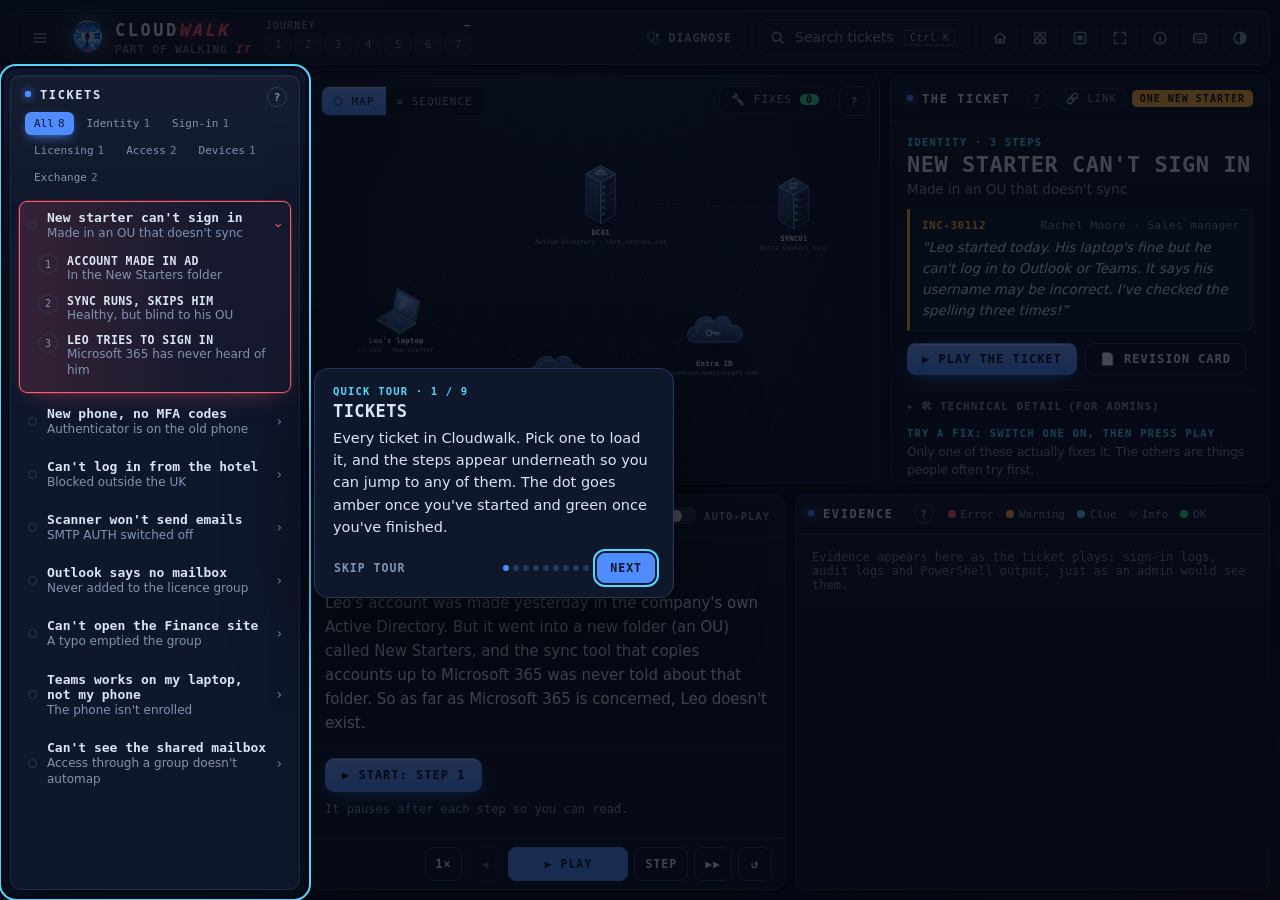
<file: cloudwalk/index.html>
<!DOCTYPE html>
<!--
  Cloudwalk: follow real Microsoft 365 and Entra ID problems step by step, and find the fix that works.
  Created by Dean Baker. © 2026 Dean Baker. All rights reserved.
  Created by Dean Baker. © 2026 Dean Baker. All rights reserved.
-->
<html lang="en-GB">
<head>
<meta charset="utf-8">
<meta name="viewport" content="width=device-width, initial-scale=1">
<meta http-equiv="Content-Security-Policy" content="default-src 'self'; script-src 'self'; style-src 'self' 'unsafe-inline' https://fonts.googleapis.com; font-src https://fonts.gstatic.com; img-src 'self' data:; connect-src 'self'; media-src 'self' data: blob:; object-src 'none'; base-uri 'self'; form-action 'none'">
<meta name="referrer" content="strict-origin-when-cross-origin">
<title>Cloudwalk · Follow real Microsoft 365 problems step by step</title>
<meta name="author" content="Dean Baker">
<meta name="copyright" content="© 2026 Dean Baker">
<meta property="og:site_name" content="Walking IT">
<meta name="description" content="Follow real Microsoft 365 and Entra ID problems step by step, the way an M365 admin would: see the sign-in logs, audit logs and PowerShell output, try the fixes (including the ones people wrongly try first) and learn which one works. Explained in plain English.">
<meta property="og:title" content="Cloudwalk · part of Walking IT">
<meta property="og:description" content="Follow real Microsoft 365 problems step by step, see what an admin would see, and find the fix that actually works. Explained in plain English.">
<meta property="og:type" content="website">
<meta property="og:url" content="https://deanobaker3-alt.github.io/walking-it-site/cloudwalk/">
<meta property="og:image" content="https://deanobaker3-alt.github.io/walking-it-site/preview.png">
<meta name="twitter:card" content="summary_large_image">
<meta name="theme-color" content="#0a1020">
<link rel="icon" type="image/png" href="../shared/brand/cloudwalk-fav.png">
<link rel="apple-touch-icon" href="../shared/brand/cloudwalk-touch.png">
<link rel="preconnect" href="https://fonts.googleapis.com">
<link rel="preconnect" href="https://fonts.gstatic.com" crossorigin>
<link href="https://fonts.googleapis.com/css2?family=IBM+Plex+Mono:wght@400;500;600&family=IBM+Plex+Sans:wght@400;500;600;700&family=Press+Start+2P&family=VT323&display=swap" rel="stylesheet">
<style>
/* ================= THEMES ================= */
:root,[data-theme="dark"]{
  --bg:#0a1020;--bg2:#0d1428;--panel:#0f172b;--panel2:#131d36;--line:#1f2c48;--line2:#2a3a5e;
  --text:#d9e4f5;--muted:#8193b2;--dim:#71839f;
  --node:#6ea8ff;--nodeFill:#6ea8ff;--red:#ff5a6e;--amber:#ffb547;--green:#3ddc97;--violet:#a98bff;--cyan:#52d6ff;
  --accent:#4f8cff;--accentText:#061226;--glow:rgba(110,168,255,.35);
  --grid:rgba(110,168,255,.06);
  --font:"IBM Plex Sans",system-ui,sans-serif;--mono:"IBM Plex Mono",ui-monospace,Menlo,monospace;--head:"IBM Plex Mono",ui-monospace,monospace;
  --r:10px;--fs:14px;--labelFs:12px;--shadowC:#000;--rimC:#cfe2ff;
}
[data-theme="light"]{
  --bg:#eef2f8;--bg2:#e6ecf5;--panel:#ffffff;--panel2:#f4f7fc;--line:#d6deea;--line2:#c2cee0;
  --text:#13223b;--muted:#5c6e8c;--dim:#627494;
  --node:#2a63d4;--nodeFill:#2a63d4;--red:#d9324a;--amber:#c27a00;--green:#14935f;--violet:#6d4fd8;--cyan:#08779f;
  --accent:#2a63d4;--accentText:#fff;--glow:rgba(42,99,212,.25);
  --grid:rgba(42,99,212,.07);--shadowC:#1b2a4a;--rimC:#ffffff;
}
[data-theme="pixel"]{
  --bg:#0d0620;--bg2:#140a2e;--panel:#160b33;--panel2:#1d0f42;--line:#3b1f7a;--line2:#5a2fb0;
  --text:#f2ecff;--muted:#a99be0;--dim:#9585d0;
  --node:#29e7ff;--nodeFill:#29e7ff;--red:#ff3b4e;--amber:#ffe14a;--green:#7dff3a;--violet:#ff3ea5;--cyan:#29e7ff;
  --accent:#ff3ea5;--accentText:#1a0620;--glow:rgba(41,231,255,.45);
  --grid:rgba(255,62,165,.08);
  --font:"VT323",ui-monospace,monospace;--mono:"VT323",ui-monospace,monospace;--head:"Press Start 2P",ui-monospace,monospace;
  --r:0px;--fs:19px;--labelFs:9px;
}
*{box-sizing:border-box}
/* keyboard focus: a clear ring on anything you can tab to */
:focus-visible{outline:2px solid var(--cyan);outline-offset:2px}
[data-theme="pixel"] :focus-visible{outline:3px solid var(--amber);outline-offset:1px}
.pal input:focus-visible{outline:none;border-bottom-color:var(--accent)}
/* light theme: darker amber where amber is used as text, for contrast */
[data-theme="light"] text.s-data,[data-theme="light"] .ab-by{fill:#9a6200;color:#9a6200}
html,body{margin:0;height:100%;background:var(--bg);color:var(--text);font:var(--fs)/1.5 var(--font);-webkit-font-smoothing:antialiased}
button{font:inherit;color:inherit;cursor:pointer;background:none;border:none}
a{color:var(--cyan)}
kbd{font:11px var(--mono);border:1px solid var(--line2);border-bottom-width:2px;border-radius:4px;padding:0 5px;color:var(--muted)}
[data-theme="pixel"] kbd{font-size:15px;border-radius:0}
::selection{background:var(--accent);color:var(--accentText)}
::-webkit-scrollbar{width:8px;height:8px}::-webkit-scrollbar-thumb{background:var(--line2);border-radius:8px}::-webkit-scrollbar-track{background:transparent}

/* pixel-theme CRT layer */
.crt{display:none;pointer-events:none;position:fixed;inset:0;z-index:90;background:repeating-linear-gradient(to bottom,rgba(0,0,0,0) 0 2px,rgba(0,0,0,.16) 2px 3px);mix-blend-mode:multiply}
.crt::after{content:"";position:absolute;inset:0;background:radial-gradient(ellipse at center,rgba(0,0,0,0) 60%,rgba(0,0,0,.45) 100%)}
[data-theme="pixel"] .crt{display:block}

/* ================= LAYOUT ================= */
#app{display:grid;height:100vh;height:100dvh;padding:10px;gap:10px;
  grid-template-columns:290px minmax(0,1fr) 380px;grid-template-rows:auto minmax(0,1fr) 260px;
  grid-template-areas:"top top top" "side stage info" "side ev ev"}
#app.nolist{grid-template-columns:0 minmax(0,1fr) 380px;column-gap:0}
#app.nolist .side{display:none}
#app.dia{grid-template-areas:"top top top" "side stage stage" "side stage stage"}
#app.dia .info,#app.dia .ev{display:none}
.card{background:var(--panel);border:1px solid var(--line);border-radius:var(--r);min-height:0;min-width:0}
[data-theme="pixel"] .card{border:3px solid var(--line2);box-shadow:4px 4px 0 #000}
.h{font:600 12px var(--head);letter-spacing:1.6px;text-transform:uppercase;color:var(--text)}
[data-theme="pixel"] .h{font-size:10px;letter-spacing:1px;color:var(--amber)}
.muted{color:var(--muted)}

/* ================= TOP BAR ================= */
.top{grid-area:top;display:flex;align-items:center;gap:14px;padding:8px 12px;flex-wrap:nowrap}
.brand{display:flex;align-items:center;gap:10px;min-width:0}
.brand .logo{width:34px;height:34px;flex:none}
.brand b{font:700 15px var(--head);letter-spacing:2px;white-space:nowrap}
.brand b i{font-style:italic;color:var(--red)}
.brand small{display:block;font:11px var(--mono);color:var(--muted);letter-spacing:.5px;white-space:nowrap}
[data-theme="pixel"] .brand b{font-size:11px;letter-spacing:1px;color:var(--cyan);text-shadow:2px 2px 0 var(--violet)}
[data-theme="pixel"] .brand b i{color:var(--amber)}
[data-theme="pixel"] .brand small{font-size:15px}
.iconbtn{width:34px;height:34px;display:grid;place-items:center;border-radius:8px;border:1px solid var(--line);color:var(--muted);flex:none;transition:all .2s}
.iconbtn:hover,.iconbtn.on{color:var(--text);border-color:var(--accent);background:var(--panel2)}
[data-theme="pixel"] .iconbtn{border-radius:0;border-width:2px}
.iconbtn .ic{width:16px;height:16px;display:block;fill:none;stroke:currentColor;stroke-width:1.6;stroke-linecap:round;stroke-linejoin:round;overflow:visible}
.iconbtn .ic .fill{fill:currentColor;stroke:none}
[data-theme="pixel"] .iconbtn .ic{stroke-width:2;stroke-linecap:square;stroke-linejoin:miter;shape-rendering:crispEdges}
[data-theme="pixel"] .iconbtn .ic rect,[data-theme="pixel"] .iconbtn .ic .fill{rx:0}
.kc{display:flex;flex-direction:column;gap:3px;min-width:0}
.kc .lab{display:flex;justify-content:space-between;gap:10px;font:10px var(--mono);color:var(--muted);letter-spacing:1.2px;text-transform:uppercase}
.kc .lab b{color:var(--text);font-weight:600}
[data-theme="pixel"] .kc .lab{font:7px var(--head);letter-spacing:.5px}
.tiles{display:flex;gap:4px}
.tile{width:26px;height:22px;border-radius:5px;border:1px solid var(--line);display:grid;place-items:center;font:11px var(--mono);color:var(--dim);transition:all .35s cubic-bezier(.2,.8,.2,1)}
.tile.seen{color:var(--muted);border-color:var(--line2);background:var(--panel2)}
.tile.on{color:var(--accentText);background:var(--red);border-color:var(--red);box-shadow:0 0 14px var(--red);transform:translateY(-1px)}
[data-theme="pixel"] .tile{border-radius:0;border-width:2px;font:8px var(--head)}
.sp{flex:1}
.search{display:flex;align-items:center;gap:10px;border:1px solid var(--line);border-radius:8px;padding:7px 10px;color:var(--muted);min-width:210px;transition:border-color .2s}
.search:hover{border-color:var(--accent);color:var(--text)}
[data-theme="pixel"] .search{border-radius:0;border-width:2px}
.search .ic{width:15px;height:15px;flex:none;fill:none;stroke:currentColor;stroke-width:1.7;stroke-linecap:round}
[data-theme="pixel"] .search .ic{stroke-width:2;stroke-linecap:square;shape-rendering:crispEdges}
[data-theme="pixel"] .search{height:34px;align-self:center}
.hud{display:none;gap:14px;font:9px var(--head);color:var(--amber);white-space:nowrap}
.hud b{color:var(--cyan)}
[data-theme="pixel"] .hud{display:flex}
.tb{display:flex;gap:6px}
.dd{position:relative}
.menu{position:absolute;right:0;top:calc(100% + 6px);z-index:60;background:var(--panel);border:1px solid var(--line2);border-radius:10px;padding:6px;min-width:200px;box-shadow:0 20px 50px rgba(0,0,0,.45);animation:pop .18s ease-out}
[data-theme="pixel"] .menu{border-radius:0;border:3px solid var(--violet);box-shadow:6px 6px 0 #000}
.menu button{display:flex;width:100%;align-items:center;gap:10px;padding:8px 10px;border-radius:7px;text-align:left}
.menu button:hover{background:var(--panel2)}
.menu button.on{color:var(--accent)}
.menu .sw{width:14px;height:14px;border-radius:4px;flex:none;border:1px solid var(--line2)}
@keyframes pop{from{opacity:0;transform:translateY(-6px) scale(.98)}to{opacity:1;transform:none}}

/* ================= SIDEBAR ================= */
.side{grid-area:side;display:flex;flex-direction:column;overflow:hidden}
.side .hd{padding:12px 14px 8px}
.ctabs{display:flex;gap:4px;flex-wrap:wrap;margin-top:10px}
.ctab{font:11px var(--mono);padding:4px 8px;border-radius:6px;color:var(--muted);border:1px solid transparent;transition:all .2s}
.ctab b{color:var(--dim);margin-left:4px;font-weight:500}
.ctab.on{background:var(--accent);color:var(--accentText)}
.ctab.on b{color:var(--accentText);opacity:.9}
[data-theme="pixel"] .ctab{font-size:15px;border-radius:0}
.alist{overflow:auto;padding:4px 8px 10px;flex:1}
.aitem{border-radius:8px;margin-bottom:4px;border:1px solid transparent;transition:background .2s,border-color .2s}
.aitem.sel{border-color:var(--red);background:linear-gradient(90deg,rgba(255,90,110,.12),transparent 70%)}
[data-theme="pixel"] .aitem{border-radius:0}
.ahead{display:flex;align-items:center;gap:10px;width:100%;padding:8px 8px;text-align:left}
.ahead:hover{background:var(--panel2);border-radius:8px}
.dot{width:9px;height:9px;border-radius:50%;flex:none;border:1px solid var(--line2);transition:all .3s}
.dot.part{background:var(--amber);border-color:var(--amber);box-shadow:0 0 8px var(--amber)}
.dot.done{background:var(--green);border-color:var(--green);box-shadow:0 0 8px var(--green)}
[data-theme="pixel"] .dot{border-radius:0}
.ahead .nm{font:600 13px var(--mono);display:block}
.ahead .sb{font-size:12px;color:var(--muted);display:block;line-height:1.35}
[data-theme="pixel"] .ahead .nm{font:9px var(--head);line-height:1.6}
[data-theme="pixel"] .ahead .sb{font-size:15px}
.chev{margin-left:auto;color:var(--dim);transition:transform .3s}
.aitem.sel .chev{transform:rotate(90deg);color:var(--red)}
.steps{list-style:none;margin:0;padding:0 8px 8px 12px;overflow:hidden}
.steps.anim{animation:slideDown .35s ease-out}
@keyframes slideDown{from{opacity:0;transform:translateY(-6px)}to{opacity:1;transform:none}}
.steps li{display:flex;gap:9px;align-items:flex-start;padding:5px 6px;border-radius:6px;cursor:pointer;transition:background .2s}
.steps li:hover{background:var(--panel2)}
.steps .n{width:20px;height:20px;border-radius:50%;border:1px solid var(--line2);flex:none;display:grid;place-items:center;font:10px var(--mono);color:var(--muted);transition:all .3s}
.steps li.done .n{background:var(--green);border-color:var(--green);color:#04130c}
.steps li.just .n{animation:tick .35s ease-out}
.steps li.cur .n{background:var(--accent);border-color:var(--accent);color:var(--accentText);box-shadow:0 0 0 4px var(--glow)}
.steps li.blk .n{background:var(--green);border-color:var(--green);color:#04130c}
.steps li.off{opacity:.35}
[data-theme="pixel"] .steps .n{border-radius:0}
@keyframes tick{0%{transform:scale(.6)}60%{transform:scale(1.2)}100%{transform:none}}
.steps .t{font:600 11.5px var(--mono);letter-spacing:.4px;text-transform:uppercase;display:block}
.steps .s{font-size:12px;color:var(--muted);display:block;line-height:1.3}
[data-theme="pixel"] .steps .t{font:8px var(--head);line-height:1.6}
[data-theme="pixel"] .steps .s{font-size:15px}

/* ================= STAGE ================= */
.stage{grid-area:stage;position:relative;overflow:hidden;display:flex;flex-direction:column}
.stage-bar{position:absolute;top:10px;left:10px;right:10px;display:flex;gap:8px;z-index:5;pointer-events:none}
.stage-bar>*{pointer-events:auto}
.seg{display:flex;border:1px solid var(--line);border-radius:8px;overflow:hidden;background:var(--panel)}
.seg button{padding:6px 11px;font:11px var(--mono);letter-spacing:1px;text-transform:uppercase;color:var(--muted);transition:all .2s}
.seg button.on{background:var(--accent);color:var(--accentText)}
[data-theme="pixel"] .seg{border-radius:0;border-width:2px}
[data-theme="pixel"] .seg button{font:8px var(--head)}
.defbtn{display:flex;align-items:center;gap:8px;padding:6px 11px;border:1px solid var(--line);border-radius:8px;background:var(--panel);font:11px var(--mono);letter-spacing:1px;text-transform:uppercase;color:var(--muted);transition:all .2s}
.defbtn:hover{border-color:var(--green);color:var(--text)}
.defbtn b{background:var(--green);color:#04130c;border-radius:10px;padding:0 6px;font-size:10px}
[data-theme="pixel"] .defbtn{border-radius:0;border-width:2px;font:8px var(--head)}
.canvas{position:relative;flex:1;min-height:0;background:radial-gradient(ellipse 90% 70% at 50% 42%,var(--panel2),var(--panel) 75%)}
/* isometric floor: two sets of lines at the same slope as the icons */
.canvas::before{content:"";position:absolute;inset:0;pointer-events:none;
  background-image:repeating-linear-gradient(63.43deg,var(--grid) 0 1px,transparent 1px 30px),repeating-linear-gradient(-63.43deg,var(--grid) 0 1px,transparent 1px 30px);
  -webkit-mask-image:radial-gradient(ellipse 75% 70% at 50% 50%,#000 30%,transparent 100%);mask-image:radial-gradient(ellipse 75% 70% at 50% 50%,#000 30%,transparent 100%)}
/* lighting: a soft key light from above, and a vignette that lets the edges fall away */
.canvas::after{content:"";position:absolute;inset:0;pointer-events:none;z-index:1;
  background:linear-gradient(90deg,var(--panel),transparent 90px,transparent calc(100% - 90px),var(--panel)),linear-gradient(180deg,transparent 30%,transparent calc(100% - 50px),var(--panel)),radial-gradient(ellipse 60% 45% at 50% -8%,color-mix(in srgb,var(--node) 14%,transparent),transparent 70%),radial-gradient(ellipse 120% 110% at 50% 50%,transparent 58%,color-mix(in srgb,var(--bg) 70%,transparent) 100%)}
[data-theme="light"] .canvas::after{background:linear-gradient(90deg,var(--panel),transparent 90px,transparent calc(100% - 90px),var(--panel)),linear-gradient(180deg,transparent 30%,transparent calc(100% - 50px),var(--panel)),radial-gradient(ellipse 60% 45% at 50% -8%,rgba(42,99,212,.08),transparent 70%),radial-gradient(ellipse 120% 110% at 50% 50%,transparent 62%,rgba(19,34,59,.07) 100%)}
[data-theme="pixel"] .canvas::before{background-image:linear-gradient(var(--grid) 1px,transparent 1px),linear-gradient(90deg,var(--grid) 1px,transparent 1px);background-size:16px 16px;-webkit-mask-image:none;mask-image:none}
[data-theme="pixel"] .canvas::after{background:linear-gradient(90deg,var(--panel),transparent 70px,transparent calc(100% - 70px),var(--panel)),linear-gradient(180deg,transparent calc(100% - 40px),var(--panel)),radial-gradient(ellipse 120% 110% at 50% 50%,transparent 60%,rgba(0,0,0,.35) 100%)}
#net{position:absolute;inset:0;width:100%;height:100%;display:block}
#seq{position:absolute;inset:48px 0 0 0;overflow:auto;display:none}
.stage.seqv #net{display:none}.stage.seqv #seq{display:block}

/* nodes */
.node .nin{animation:nodeIn .6s cubic-bezier(.2,.9,.25,1.2) both;transform-box:fill-box;transform-origin:center bottom}
@keyframes nodeIn{from{opacity:0;transform:translateY(14px) scale(.85)}to{opacity:1;transform:none}}
/* shaded isometric icons */
.node .ico polygon,.node .ico ellipse.f-top,.node .ico rect.f-s{stroke:var(--node);stroke-width:1.1;stroke-linejoin:round;stroke-opacity:.9;transition:stroke .5s}
.node .ico .f-top{fill:url(#g-top-b)}.node .ico .f-l{fill:url(#g-l-b)}.node .ico .f-r{fill:url(#g-r-b)}.node .ico .f-s{fill:url(#g-l-b)}
.node .ico .screen{fill:url(#g-scr-b);stroke:var(--node);stroke-width:.8}
.node .ico .cyl{fill:url(#g-cyl-b);stroke:none}.node .ico .cyledge{fill:none;stroke:var(--node);stroke-width:1.1}
.node .ico .band{fill:none;stroke:var(--node);stroke-width:1;stroke-opacity:.75}
.node .ico .rimring{fill:none;stroke:var(--rimC);stroke-opacity:.35;stroke-width:.8}
.node .ico .cloud{fill:url(#g-cloud-b);stroke:var(--node);stroke-width:1.3}
.node .ico .cloudback{fill:var(--node);opacity:.08}
.node .ico .cloudhl{fill:none;stroke:var(--rimC);stroke-opacity:.55;stroke-width:1.6;stroke-linecap:round}
.node .ico .bay{fill:var(--bg);fill-opacity:.55;stroke:var(--node);stroke-width:.7;stroke-opacity:.6}
.node .ico .vent{stroke:var(--node);stroke-width:.8;stroke-opacity:.45;fill:none}
.node .ico .keys{fill:var(--node);fill-opacity:.32;stroke:none}
.node .ico .pad{fill:var(--node);fill-opacity:.14;stroke:var(--node);stroke-width:.6;stroke-opacity:.5}
.node .ico .code{stroke:var(--rimC);stroke-opacity:.7;stroke-width:1.1;stroke-linecap:round;fill:none}
.node .ico .sheen{fill:url(#g-sheen);stroke:none}
.node .ico .rim{fill:none;stroke:var(--rimC);stroke-opacity:.6;stroke-width:1.1;stroke-linejoin:round;stroke-linecap:round}
.node .ico .edge{fill:none;stroke:var(--node);stroke-width:1.1;stroke-opacity:.95}
.node .ico .ant{stroke:var(--node);stroke-width:1.6;stroke-linecap:round;fill:none}
.node .ico .tip{fill:var(--node);stroke:var(--node);stroke-opacity:.3;stroke-width:4}
.node .ico .metal polygon{stroke:var(--muted);fill:var(--muted);fill-opacity:.25}
.node .ico .glyph{fill:none;stroke:var(--node);stroke-width:1.6;stroke-linecap:round;stroke-linejoin:round}
.node .ico .emb .glyph,.node .ico .crown{stroke:var(--rimC);stroke-opacity:.9;filter:drop-shadow(0 0 3px var(--node))}
.node .ico .wdot{fill:var(--rimC)}
.node .ico .warn .glyph{stroke:var(--red);stroke-width:1.8}
.node .ico .warn{animation:warnPulse 1.6s ease-in-out infinite}
@keyframes warnPulse{50%{opacity:.45}}
.node .ico .cshadow{fill:url(#g-shadow);stroke:none}
.node .ico .led{fill:var(--green);stroke:var(--green);stroke-opacity:.28;stroke-width:3.2}
.node.focus .ico .led,.node.comp .ico .led{animation:ledTw 2.6s ease-in-out infinite}
.node .ico .led.sm{stroke-width:2.2}
@keyframes ledTw{0%,100%{opacity:1}45%{opacity:1}50%{opacity:.25}55%{opacity:1}80%{opacity:.7}}
.node.hostile .ico .f-top,.node.comp .ico .f-top{fill:url(#g-top-r)}.node.hostile .ico .f-l,.node.comp .ico .f-l,.node.hostile .ico .f-s,.node.comp .ico .f-s{fill:url(#g-l-r)}.node.hostile .ico .f-r,.node.comp .ico .f-r{fill:url(#g-r-r)}
.node.hostile .ico .screen,.node.comp .ico .screen{fill:url(#g-scr-r)}.node.hostile .ico .cyl,.node.comp .ico .cyl{fill:url(#g-cyl-r)}.node.hostile .ico .cloud,.node.comp .ico .cloud{fill:url(#g-cloud-r)}
.node.comp .ico .led{fill:var(--red);stroke:var(--red);animation-duration:.9s}
[data-theme="dark"] .node.focus .ico{filter:drop-shadow(0 0 10px color-mix(in srgb,var(--node) 45%,transparent))}
[data-theme="dark"] .node.comp .ico{filter:drop-shadow(0 0 12px color-mix(in srgb,var(--red) 55%,transparent))}
[data-theme="light"] .node .ico .bay{fill:#fff;fill-opacity:.7}
[data-theme="light"] .node .ico .code{stroke:#fff;stroke-opacity:.9}
[data-theme="light"] .node .ico .rim,[data-theme="light"] .node .ico .cloudhl{stroke-opacity:.85}
[data-theme="light"] .node.focus .ico{filter:drop-shadow(0 4px 10px rgba(42,99,212,.28))}
[data-theme="light"] .node.comp .ico{filter:drop-shadow(0 4px 12px rgba(217,50,74,.35))}
.node.hostile{--node:var(--red);--nodeFill:var(--red)}
.node.comp{--node:var(--red);--nodeFill:var(--red)}
.node .halo ellipse{opacity:0;transition:opacity .5s}
.node .halo .pool{fill:url(#g-halo-b)}
.node .halo .ring{fill:none;stroke:var(--node);stroke-width:1.3;stroke-dasharray:3 7;stroke-linecap:round}
.node .halo .ring.r2{stroke-width:.8;stroke-dasharray:1 5}
.node.focus .halo .pool{opacity:.85}
.node.focus .halo .ring{opacity:.75;animation:ringSpin 9s linear infinite}
.node.focus .halo .ring.r2{opacity:.4;animation-direction:reverse;animation-duration:14s}
.node.hostile .halo .pool{fill:url(#g-halo-r)}
.node.comp .halo .pool{fill:url(#g-halo-r);opacity:1;animation:pulse 1.8s ease-in-out infinite}
.node.comp .halo .ring{stroke:var(--red);opacity:.8}
.node.comp.focus .halo .ring{animation:ringSpin 5s linear infinite}
@keyframes ringSpin{to{stroke-dashoffset:-100}}
@keyframes pulse{0%,100%{opacity:.55}50%{opacity:1}}
.node.dim{opacity:.35;transition:opacity .5s}
.node{transition:opacity .5s}
.node .nl{font:600 13px var(--mono);fill:var(--text);text-anchor:middle}
.node .ns{font:11px var(--mono);fill:var(--muted);text-anchor:middle}
[data-theme="pixel"] .node .nl{font:9px var(--head)}
[data-theme="pixel"] .node .ns{font:14px var(--mono)}
.node.bump .ico{animation:bump .45s ease-out}
@keyframes bump{0%{transform:none}35%{transform:translateY(-6px) scale(1.06)}100%{transform:none}}
.node .ico{transform-box:fill-box;transform-origin:center bottom}
.node .px rect{shape-rendering:crispEdges}
.compbadge{opacity:0;transition:opacity .4s}
.node.comp .compbadge{opacity:1}
.compbadge rect{fill:var(--red);stroke:color-mix(in srgb,var(--red) 55%,#fff);stroke-width:.8}
.compbadge text{fill:#fff;font:700 9px var(--mono);text-anchor:middle;letter-spacing:.8px}
.compbadge .bdot{fill:#fff;animation:blink 1s steps(2) infinite}
[data-theme="dark"] .node.comp .compbadge{filter:drop-shadow(0 0 5px color-mix(in srgb,var(--red) 60%,transparent))}
[data-theme="light"] .node.comp .compbadge{filter:drop-shadow(0 2px 4px rgba(217,50,74,.35))}
[data-theme="pixel"] .node.comp .compbadge{animation:blink 1.2s steps(2) infinite}
[data-theme="pixel"] .compbadge text{font:6px var(--head)}
@keyframes blink{50%{opacity:.55}}
.link{stroke:var(--line2);stroke-width:1.4;stroke-dasharray:4 6;stroke-linecap:round;fill:none;transition:stroke .4s,stroke-width .4s}
.linkglow{stroke:var(--node);stroke-width:7;stroke-linecap:round;fill:none;opacity:0;transition:opacity .5s,stroke .4s}
.link.live{stroke:var(--node);stroke-width:1.8;stroke-opacity:.9;animation:flow 1s linear infinite}
.linkglow.live{opacity:.12}
.link.live.hot,.linkglow.live.hot{stroke:var(--red)}
.linkglow.live.hot{opacity:.16}
@keyframes flow{to{stroke-dashoffset:-22}}
/* packets */
.pkt rect.card{rx:6;stroke-width:1.4}
.pkt text{font:600 11px var(--mono);fill:#fff;dominant-baseline:middle;text-anchor:middle;letter-spacing:.3px}
[data-theme="pixel"] .pkt rect.card{rx:0;stroke-width:2}
[data-theme="pixel"] .pkt text{font:8px var(--head)}
.k-bad rect.card{fill:#3a0d18;stroke:var(--red)}.k-bad .dotp{fill:var(--red)}
.k-normal rect.card{fill:#0e2346;stroke:var(--node)}.k-normal .dotp{fill:var(--node)}
.k-data rect.card{fill:#3a2a06;stroke:var(--amber)}.k-data .dotp{fill:var(--amber)}
.k-fix rect.card{fill:#06301f;stroke:var(--green)}.k-fix .dotp{fill:var(--green)}
[data-theme="light"] .pkt text{fill:#13223b}
[data-theme="light"] .k-bad rect.card{fill:#ffe5e9}[data-theme="light"] .k-normal rect.card{fill:#e4edff}[data-theme="light"] .k-data rect.card{fill:#fff2d6}[data-theme="light"] .k-fix rect.card{fill:#dcf7ea}
.pkt .pcore{fill:#fff}
.pkt .pglow{animation:pktPulse .5s ease-in-out infinite alternate}
@keyframes pktPulse{to{transform:scale(1.18)}}
.pkt .pglow{transform-box:fill-box;transform-origin:center}
.pkt rect.card{filter:drop-shadow(0 4px 10px rgba(0,0,0,.35))}
.trail{fill:none;stroke-width:2.4;stroke-linecap:round;stroke-dasharray:1;stroke-dashoffset:1;opacity:.9}
.trail.glow{stroke-width:9;opacity:.16}
.trailg{transition:opacity .6s}.trailg.fade{opacity:0}
.trail.k-bad{stroke:var(--red)}.trail.k-normal{stroke:var(--node)}.trail.k-data{stroke:var(--amber)}.trail.k-fix{stroke:var(--green)}
.ripple{fill:none;stroke-width:2;animation:ripple .9s ease-out forwards}
.ripple.k-bad{stroke:var(--red)}.ripple.k-normal{stroke:var(--node)}.ripple.k-data{stroke:var(--amber)}.ripple.k-fix{stroke:var(--green)}
@keyframes ripple{from{opacity:.9;transform:scale(.3)}to{opacity:0;transform:scale(1.8)}}
.rippleg .ripple{stroke-width:1.6}
.rippleg .ripple.r2{animation-delay:.18s;opacity:0}
.rippleg .ripple.r3{stroke-width:1;animation-duration:.7s}
.ripple{transform-box:fill-box;transform-origin:center}
.shield{animation:shieldIn .5s cubic-bezier(.2,1.4,.3,1) both;transform-box:fill-box;transform-origin:center}
.shield path{fill:var(--green);stroke:#04130c;stroke-width:1.5}
.shield text{font:700 10px var(--mono);fill:var(--green);text-anchor:middle}
[data-theme="pixel"] .shield text{font:8px var(--head)}
@keyframes shieldIn{from{opacity:0;transform:scale(.2) rotate(-20deg)}to{opacity:1;transform:none}}
.burst{fill:none;stroke:var(--green);stroke-width:3;animation:ripple 1s ease-out forwards;transform-box:fill-box;transform-origin:center}
.callout{animation:pop2 .45s cubic-bezier(.2,1.4,.3,1) both;transform-box:fill-box;transform-origin:center bottom}
.callout .cbg{fill:var(--panel2);stroke:color-mix(in srgb,var(--red) 70%,var(--line2));stroke-width:1.2;rx:8}
.callout .cbar{fill:var(--red);stroke:var(--red);stroke-opacity:.3;stroke-width:4;animation:blink 1.2s ease-in-out infinite}.callout .cptr{fill:var(--panel2);stroke:color-mix(in srgb,var(--red) 70%,var(--line2));stroke-width:1.2;stroke-linejoin:round}
.callout.good .cbg,.callout.good .cptr{stroke:color-mix(in srgb,var(--green) 70%,var(--line2))}.callout.good .cbar{fill:var(--green)}
.callout.warn .cbg,.callout.warn .cptr{stroke:color-mix(in srgb,var(--amber) 70%,var(--line2))}.callout.warn .cbar{fill:var(--amber);stroke:var(--amber)}
.callout.info .cbg,.callout.info .cptr{stroke:color-mix(in srgb,var(--cyan) 70%,var(--line2))}.callout.info .cbar{fill:var(--cyan);stroke:var(--cyan)}
[data-theme="dark"] .callout{filter:drop-shadow(0 6px 14px rgba(0,0,0,.45))}
[data-theme="light"] .callout{filter:drop-shadow(0 4px 10px rgba(19,34,59,.15))}
[data-theme="pixel"] .callout rect{fill:var(--panel);stroke:var(--red);stroke-width:2;rx:0}[data-theme="pixel"] .callout.good rect{stroke:var(--green)}
.callout text{font:600 11.5px var(--mono);fill:var(--text);text-anchor:middle;dominant-baseline:middle}
[data-theme="pixel"] .callout rect{rx:0;stroke-width:2}
[data-theme="pixel"] .callout text{font:8px var(--head)}
@keyframes pop2{from{opacity:0;transform:translateY(8px) scale(.8)}to{opacity:1;transform:none}}

/* banner */
.banner{position:absolute;left:50%;top:56px;transform:translateX(-50%);z-index:6;padding:10px 18px;border-radius:12px;font:600 13px var(--mono);letter-spacing:1px;display:flex;gap:10px;align-items:center;animation:bannerIn .5s cubic-bezier(.2,1.3,.3,1) both;white-space:nowrap;box-shadow:0 12px 40px rgba(0,0,0,.4)}
.banner.good{background:linear-gradient(180deg,#5cf0b0,var(--green));color:#04130c;box-shadow:0 10px 30px -6px rgba(61,220,151,.55),inset 0 1px 0 rgba(255,255,255,.5)}
.banner.bad{background:linear-gradient(180deg,#ff7d8d,var(--red));color:#fff;box-shadow:0 10px 30px -6px rgba(255,90,110,.55),inset 0 1px 0 rgba(255,255,255,.35)}
[data-theme="light"] .banner.good{box-shadow:0 8px 22px -8px rgba(20,147,95,.6)}[data-theme="light"] .banner.bad{box-shadow:0 8px 22px -8px rgba(217,50,74,.6)}
[data-theme="pixel"] .banner.good{background:var(--green)}[data-theme="pixel"] .banner.bad{background:var(--red)}
[data-theme="pixel"] .banner{border-radius:0;font:11px var(--head);padding:14px 20px;box-shadow:6px 6px 0 #000;animation:bannerIn .5s steps(5) both,shake .4s .5s 2}
@keyframes bannerIn{from{opacity:0;transform:translate(-50%,-16px) scale(.9)}to{opacity:1;transform:translateX(-50%)}}
@keyframes shake{25%{transform:translate(-52%,0)}75%{transform:translate(-48%,0)}}

/* sequence view */
#seq svg{display:block}
.seqhead{position:sticky;top:0;z-index:2;background:linear-gradient(var(--panel) 80%,transparent)}
.lhead rect{fill:var(--panel2);stroke:var(--line2)}
.lhead.bad rect{stroke:var(--red);fill:color-mix(in srgb,var(--red) 8%,var(--panel2))}
.lanehd{font:600 11px var(--mono);fill:var(--text);text-anchor:middle}
.lhead.bad .lanehd{fill:var(--red)}
.lanesub{font:10px var(--mono);fill:var(--muted);text-anchor:middle}
[data-theme="pixel"] .lhead rect{rx:0}
[data-theme="pixel"] .lanehd{font:15px var(--mono)}[data-theme="pixel"] .lanesub{font:13px var(--mono)}
.lane{stroke:var(--line2);stroke-dasharray:2 5}
.lane.bad{stroke:color-mix(in srgb,var(--red) 45%,var(--line2))}
.sband rect{fill:color-mix(in srgb,var(--cyan) 5%,transparent);stroke:var(--line)}
.sband.cur rect{fill:color-mix(in srgb,var(--cyan) 12%,transparent);stroke:color-mix(in srgb,var(--cyan) 50%,var(--line))}
.sstep{font:700 10.5px var(--mono);fill:var(--cyan);letter-spacing:1px}
.sstitle{font:600 12px var(--font);fill:var(--text)}
[data-theme="pixel"] .sband rect{rx:0}
[data-theme="pixel"] .sstep{font:7px var(--head);fill:var(--amber)}[data-theme="pixel"] .sstitle{font:16px var(--mono)}
.sarrow{fill:none;stroke-width:2;stroke-linecap:round}
.sarrow.draw{stroke-dasharray:1;stroke-dashoffset:1;animation:draw var(--d,1s) cubic-bezier(.4,0,.2,1) forwards}
@keyframes draw{to{stroke-dashoffset:0}}
.sarrow.headin{animation:fadeIn .15s var(--d,1s) both}
.sdot{stroke:none}
.slabel{font:600 11px var(--mono);text-anchor:middle;paint-order:stroke;stroke:var(--panel);stroke-width:5px;stroke-linejoin:round}
[data-theme="pixel"] .slabel{font:15px var(--mono)}
.slabel.draw,.sblock.draw{animation:fadeIn .6s .25s both}
.s-bad{stroke:var(--red);fill:var(--red)}.s-normal{stroke:var(--node);fill:var(--node)}.s-data{stroke:var(--amber);fill:var(--amber)}.s-fix{stroke:var(--green);fill:var(--green)}
text.s-bad,text.s-normal,text.s-data,text.s-fix{stroke:var(--panel)}
.sblock circle{fill:var(--green)}.sblock text{font:700 11px var(--mono);fill:#04130c;text-anchor:middle}
.scall rect{fill:var(--panel2);stroke:var(--red)}.scall.good rect{stroke:var(--green)}
.scall text{font:600 11px var(--mono);fill:var(--text);text-anchor:middle;dominant-baseline:middle}
[data-theme="pixel"] .scall rect{rx:0}[data-theme="pixel"] .scall text{font:15px var(--mono)}
.seqempty{position:absolute;top:130px;left:0;right:0;text-align:center;padding:0 30px}
@keyframes fadeIn{from{opacity:0}to{opacity:1}}

/* inspector */
.insp{position:absolute;inset:0;z-index:8;background:var(--panel);display:flex;flex-direction:column;animation:inspIn .35s cubic-bezier(.2,.9,.3,1) both}
@keyframes inspIn{from{opacity:0;transform:translateY(14px)}to{opacity:1;transform:none}}
.insp .ih{display:flex;gap:12px;align-items:center;padding:12px 14px;border-bottom:1px solid var(--line)}
.badge{font:600 10px var(--mono);letter-spacing:1px;text-transform:uppercase;padding:3px 8px;border-radius:5px;white-space:nowrap}
[data-theme="pixel"] .badge{border-radius:0;font:7px var(--head);padding:5px 7px}
.sev-err .badge,.badge.sev-err{background:var(--red);color:#fff}
.sev-warn .badge,.badge.sev-warn{background:var(--amber);color:#1c1300}
.sev-clue .badge,.badge.sev-clue{background:var(--cyan);color:#001a24}
.sev-info .badge,.badge.sev-info{background:var(--line2);color:var(--text)}
.sev-ok .badge,.badge.sev-ok{background:var(--green);color:#04130c}
.insp .it{min-width:0;flex:1}
.insp .it b{display:block;font:600 13.5px var(--mono);white-space:nowrap;overflow:hidden;text-overflow:ellipsis}
.insp .it span{font:11.5px var(--mono);color:var(--muted)}
[data-theme="pixel"] .insp .it b{font:9px var(--head);line-height:1.7}
[data-theme="pixel"] .insp .it span{font-size:15px}
.insp .ib{overflow:auto;padding:12px 16px 18px;display:grid;grid-template-columns:minmax(0,1.25fr) minmax(0,1fr);gap:18px}
.insp .ib.one{grid-template-columns:1fr}
.where{font:11.5px var(--mono);color:var(--muted);margin-bottom:10px}
[data-theme="pixel"] .where{font-size:15px}
.layers{display:flex;height:22px;border-radius:5px;overflow:hidden;margin-bottom:12px;font:10px var(--mono)}
.layers div{display:flex;align-items:center;justify-content:space-between;padding:0 6px;color:#04101f;font-weight:600}
.grp{border:1px solid var(--line);border-radius:8px;margin-bottom:10px;overflow:hidden}
.grp .gh{padding:7px 10px;background:var(--panel2);font:600 12px var(--mono);display:flex;justify-content:space-between;gap:10px}
.grp .gh span{color:var(--muted);font-weight:400}
[data-theme="pixel"] .grp{border-radius:0}
.fld{display:grid;grid-template-columns:130px minmax(0,1fr);gap:4px 12px;padding:7px 10px;border-top:1px solid var(--line)}
.fld:first-child{border-top:none}
.fld .fn{font:600 11.5px var(--mono);color:var(--muted)}
.fld .fv{font:12.5px var(--mono);word-break:break-word}
.fld .fm{grid-column:2;font-size:12.5px;color:var(--muted)}
[data-theme="pixel"] .fld .fn{font:7px var(--head);line-height:1.8}
[data-theme="pixel"] .fld .fv{font-size:17px}[data-theme="pixel"] .fld .fm{font-size:15px}
pre.raw{margin:0;background:#060a14;color:#cfe0ff;border:1px solid var(--line);border-radius:8px;padding:10px 12px;font:11.5px/1.55 var(--mono);white-space:pre-wrap;word-break:break-word}
[data-theme="light"] pre.raw{background:#0f1a2e}
[data-theme="pixel"] pre.raw{border-radius:0;font-size:16px;color:var(--green);background:#05020d}
.hex{font:11.5px/1.7 var(--mono);display:grid;grid-template-columns:44px 1fr auto;gap:2px 12px}
.hex .o{color:var(--dim)}.hex .a{color:var(--muted)}
[data-theme="pixel"] .hex{font-size:16px}

/* ================= INFO PANEL ================= */
.info{grid-area:info;overflow:auto;display:flex;flex-direction:column}
.info .ph{display:flex;justify-content:space-between;align-items:center;padding:12px 16px;border-bottom:1px solid var(--line);position:sticky;top:0;background:var(--panel);z-index:1}
.back{font:10.5px var(--mono);letter-spacing:1px;text-transform:uppercase;color:var(--muted);border:1px solid var(--line);border-radius:6px;padding:3px 8px}
.back:hover{color:var(--text);border-color:var(--accent)}
[data-theme="pixel"] .back{border-radius:0;font:7px var(--head);padding:5px 7px}
.ib2{padding:14px 16px 18px}
.fx-in{animation:fxIn .45s cubic-bezier(.2,.8,.2,1) both}
@keyframes fxIn{from{opacity:0;transform:translateY(10px)}to{opacity:1;transform:none}}
.kick{font:600 10.5px var(--mono);letter-spacing:1.2px;text-transform:uppercase;color:var(--cyan)}
[data-theme="pixel"] .kick{font:7px var(--head);color:var(--amber);line-height:1.8}
.ttl{font:700 22px var(--head);margin:4px 0 0;letter-spacing:.5px;text-transform:uppercase}
[data-theme="pixel"] .ttl{font-size:13px;line-height:1.6;color:var(--cyan);text-shadow:2px 2px 0 var(--violet)}
.subt{color:var(--muted);margin:2px 0 10px;font-size:13.5px}
[data-theme="pixel"] .subt{font-size:17px}
.para{margin:0 0 12px;font-size:13.5px;line-height:1.6}
[data-theme="pixel"] .para{font-size:18px;line-height:1.3}
.kv{display:grid;grid-template-columns:auto 1fr;border-top:1px solid var(--line);margin:8px 0 4px}
.kv span{padding:7px 0;border-bottom:1px solid var(--line);font-size:12.5px}
.kv span:nth-child(odd){font:600 10.5px var(--mono);letter-spacing:1px;text-transform:uppercase;color:var(--muted);padding-right:14px}
[data-theme="pixel"] .kv span{font-size:16px}[data-theme="pixel"] .kv span:nth-child(odd){font:7px var(--head);line-height:2}
.chip{display:inline-block;font:600 10px var(--mono);letter-spacing:1px;padding:3px 8px;border-radius:5px;text-transform:uppercase}
.chip.crit{background:var(--red);color:#fff}.chip.high{background:var(--amber);color:#1c1300}
[data-theme="pixel"] .chip{border-radius:0;font:7px var(--head)}
.mcard{border:1px solid var(--line);border-radius:8px;padding:8px 10px;margin:8px 0;display:flex;gap:10px;align-items:flex-start;transition:opacity .3s,border-color .3s}
.mcard.pending{opacity:.68}
.mcard .mt{font:600 10px var(--mono);letter-spacing:1px;text-transform:uppercase;padding:2px 7px;border-radius:4px;flex:none;white-space:nowrap}
.mcard .ml{font:12px var(--mono)}
.mcard .ml small{display:block;color:var(--muted);font-size:10.5px;letter-spacing:.6px;text-transform:uppercase}
[data-theme="pixel"] .mcard{border-radius:0}
[data-theme="pixel"] .mcard .mt{font:6px var(--head);border-radius:0;padding:4px}
[data-theme="pixel"] .mcard .ml{font-size:16px}[data-theme="pixel"] .mcard .ml small{font-size:13px}
.mt.k-bad{background:var(--red);color:#1a0508}[data-theme="light"] .mt.k-bad{background:#b3243a;color:#fff}[data-theme="light"] .mt.k-normal{color:#fff}.mt.k-normal{background:var(--node);color:#04101f}.mt.k-data{background:var(--amber);color:#1c1300}.mt.k-fix{background:var(--green);color:#04130c}
.box{border-radius:8px;padding:10px 12px;margin:12px 0;font-size:13px;line-height:1.55}
.box b.h2{display:block;font:600 10px var(--mono);letter-spacing:1.2px;text-transform:uppercase;margin-bottom:4px}
.box.see{background:rgba(82,214,255,.08);border:1px solid rgba(82,214,255,.35)}
.box.see b.h2{color:var(--cyan)}
.box.good{background:rgba(61,220,151,.1);border:1px solid rgba(61,220,151,.45)}
.box.good b.h2{color:var(--green)}
.box.bad{background:rgba(255,90,110,.1);border:1px solid rgba(255,90,110,.45)}
.box.bad b.h2{color:var(--red)}
[data-theme="pixel"] .box{border-radius:0;font-size:17px;line-height:1.3;border-width:2px}
[data-theme="pixel"] .box b.h2{font:7px var(--head);line-height:1.8}
.plain{border-left:3px solid var(--accent);background:color-mix(in srgb,var(--accent) 7%,transparent);border-radius:0 8px 8px 0;padding:10px 12px;margin:10px 0 4px}
.plain b.h2{display:block;font:600 10px var(--mono);letter-spacing:1.2px;text-transform:uppercase;color:var(--accent);margin-bottom:4px}
.plain p{margin:0;font-size:14.5px;line-height:1.6}
[data-theme="light"] .plain p{color:var(--text)}
[data-theme="pixel"] .plain{border-radius:0;border-left-width:4px}[data-theme="pixel"] .plain b.h2{font:7px var(--head);color:var(--violet);line-height:1.8}[data-theme="pixel"] .plain p{font-size:19px;line-height:1.3}
.gloss{margin:12px 0 4px;border:1px dashed var(--line2);border-radius:8px;padding:9px 12px}
.gloss b.h2{display:block;font:600 10px var(--mono);letter-spacing:1.2px;text-transform:uppercase;color:var(--violet);margin-bottom:4px}
.gloss dl{margin:0}.gloss dt{font:600 12px var(--mono);color:var(--text);margin-top:6px}.gloss dd{margin:1px 0 0;font-size:12.5px;color:var(--muted);line-height:1.5}
[data-theme="pixel"] .gloss{border-radius:0}[data-theme="pixel"] .gloss b.h2{font:7px var(--head);line-height:1.8}[data-theme="pixel"] .gloss dt{font:7px var(--head);line-height:1.8}[data-theme="pixel"] .gloss dd{font-size:16px}
.tech{margin:14px 0 0;border-top:1px solid var(--line);padding-top:10px}
.tech>summary{cursor:pointer;font:600 11px var(--mono);letter-spacing:1px;text-transform:uppercase;color:var(--muted);list-style:none;display:flex;gap:6px;align-items:center}
.tech>summary::-webkit-details-marker{display:none}
.tech>summary::before{content:"▸";transition:transform .2s;display:inline-block}
.tech[open]>summary::before{transform:rotate(90deg)}
.tech>summary:hover{color:var(--text)}
.tech-in{padding-top:10px}
.mono-s{font:11.5px var(--mono);color:var(--muted)}
[data-theme="pixel"] .tech>summary{font:7px var(--head)}
.ul{margin:6px 0 0;padding-left:18px}.ul li{margin:3px 0}
.defs{display:flex;flex-direction:column;gap:8px;margin-top:8px}
.def{display:flex;gap:10px;align-items:flex-start;border:1px solid var(--line);border-radius:9px;padding:9px 10px;text-align:left;width:100%;transition:all .25s}
.def:hover{border-color:var(--green)}
.def.on{border-color:var(--green);background:rgba(61,220,151,.08)}
.tg{width:34px;height:20px;border-radius:20px;background:var(--line2);position:relative;flex:none;margin-top:1px;transition:background .25s}
.tg::after{content:"";position:absolute;top:3px;left:3px;width:14px;height:14px;border-radius:50%;background:#fff;transition:transform .28s cubic-bezier(.3,1.4,.4,1)}
.def.on .tg{background:var(--green)}.def.on .tg::after{transform:translateX(14px)}
[data-theme="pixel"] .def{border-radius:0;border-width:2px}
[data-theme="pixel"] .tg,[data-theme="pixel"] .tg::after{border-radius:0}
.def .dn{font:600 12.5px var(--mono);display:block}
.def .dd2{font-size:12px;color:var(--muted);display:block}
.def .dat{font:10px var(--mono);color:var(--green);letter-spacing:.8px;text-transform:uppercase}
[data-theme="pixel"] .def .dn{font:8px var(--head);line-height:1.6}[data-theme="pixel"] .def .dd2{font-size:15px}[data-theme="pixel"] .def .dat{font:7px var(--head)}
.btn{display:inline-flex;align-items:center;gap:8px;justify-content:center;padding:8px 14px;border-radius:8px;border:1px solid var(--line2);font:600 12px var(--mono);letter-spacing:1px;text-transform:uppercase;transition:all .2s}
.btn:hover{border-color:var(--accent)}
.btn.pri{background:var(--accent);border-color:var(--accent);color:var(--accentText)}
.btn.pri:hover{filter:brightness(1.12)}
[data-theme="pixel"] .btn{border-radius:0;border-width:2px;font:8px var(--head);box-shadow:3px 3px 0 #000}
[data-theme="pixel"] .btn:active{transform:translate(2px,2px);box-shadow:1px 1px 0 #000}
.row{display:flex;gap:8px;flex-wrap:wrap;margin-top:12px}
.mitre{list-style:none;padding:0;margin:4px 0 0}
.mitre li{font:11.5px var(--mono);padding:3px 0;color:var(--muted)}
.mitre li b{color:var(--violet);font-weight:600;margin-right:6px}
[data-theme="pixel"] .mitre li{font-size:15px}

/* ================= EVIDENCE ================= */
.ev{grid-area:ev;display:flex;flex-direction:column;overflow:hidden}
.ev .eh{display:flex;align-items:center;gap:14px;padding:9px 12px;border-bottom:1px solid var(--line);flex-wrap:wrap}
.legend{display:flex;gap:12px;font:11px var(--mono);color:var(--muted);flex-wrap:wrap}
.legend i{display:inline-block;width:8px;height:8px;border-radius:50%;margin-right:5px;vertical-align:0}
[data-theme="pixel"] .legend{font-size:14px}[data-theme="pixel"] .legend i{border-radius:0}
.ctrl{display:flex;gap:6px;align-items:center;margin-left:auto}
.cbtn{height:34px;min-width:34px;padding:0 10px;border-radius:8px;border:1px solid var(--line2);display:inline-flex;align-items:center;justify-content:center;gap:7px;font:600 11.5px var(--mono);letter-spacing:1px;text-transform:uppercase;transition:all .2s}
.cbtn:hover{border-color:var(--accent)}
.cbtn.play{background:var(--accent);border-color:var(--accent);color:var(--accentText);min-width:120px}
.cbtn:disabled{opacity:.35;cursor:not-allowed}
[data-theme="pixel"] .cbtn{border-radius:0;border-width:2px;font:8px var(--head)}
.etable{overflow:auto;flex:1}
table.et{width:100%;border-collapse:collapse;font:12px var(--mono)}
.et th{position:sticky;top:0;background:var(--panel);text-align:left;font:600 10px var(--mono);letter-spacing:1.2px;color:var(--muted);text-transform:uppercase;padding:7px 10px;border-bottom:1px solid var(--line)}
.et td{padding:6px 10px;border-bottom:1px solid var(--line);white-space:nowrap}
.et td.ev-t{white-space:normal;min-width:260px}
.et tr{cursor:pointer;transition:background .2s}
.et tbody tr:hover{background:var(--panel2)}
.et tr.new{animation:rowIn .6s cubic-bezier(.2,.8,.2,1) both}
@keyframes rowIn{0%{opacity:0;transform:translateX(-14px);background:var(--glow)}60%{opacity:1;background:var(--glow)}100%{transform:none;background:transparent}}
.et .sn{color:var(--dim)}
.et .badge{font-size:9px}
[data-theme="pixel"] table.et{font-size:16px}[data-theme="pixel"] .et th{font:7px var(--head)}
.empty{padding:16px;color:var(--dim);font:12px var(--mono)}
[data-theme="pixel"] .empty{font-size:16px}

/* modal + palette */
.scrim{position:fixed;inset:0;background:rgba(3,6,14,.6);z-index:80;display:grid;place-items:start center;padding:10vh 16px 16px;animation:fadeIn .2s both}
.modal{background:var(--panel);border:1px solid var(--line2);border-radius:14px;width:min(640px,100%);box-shadow:0 30px 80px rgba(0,0,0,.5);animation:pop .25s ease-out both;overflow:hidden}
[data-theme="pixel"] .modal{border-radius:0;border:3px solid var(--violet);box-shadow:8px 8px 0 #000}
.modal .mh{display:flex;justify-content:space-between;align-items:center;padding:14px 16px;border-bottom:1px solid var(--line)}
.pal input{width:100%;background:transparent;border:none;outline:none;color:var(--text);font:15px var(--mono);padding:14px 16px;border-bottom:1px solid var(--line)}
[data-theme="pixel"] .pal input{font-size:20px}
.pres{max-height:52vh;overflow:auto;padding:6px}
.pres button{display:flex;gap:12px;width:100%;text-align:left;padding:8px 10px;border-radius:8px;align-items:baseline}
.pres button.on,.pres button:hover{background:var(--panel2)}
.pres .pk{font:600 11px var(--mono);color:var(--red);min-width:120px;flex:none}
.pres .pt{font:600 12.5px var(--mono)}.pres .pd{color:var(--muted);font-size:12.5px}
[data-theme="pixel"] .pres .pk{font:7px var(--head)}[data-theme="pixel"] .pres .pt{font-size:16px}[data-theme="pixel"] .pres .pd{font-size:15px}
.keys{display:grid;grid-template-columns:1fr 1fr;gap:4px 24px;padding:14px 18px 18px}
.keys h4{grid-column:span 1;margin:10px 0 4px;font:600 10.5px var(--mono);letter-spacing:1.2px;color:var(--muted);text-transform:uppercase}
.keys div{display:flex;justify-content:space-between;gap:10px;font-size:13px;padding:3px 0}
[data-theme="pixel"] .keys div{font-size:16px}[data-theme="pixel"] .keys h4{font:7px var(--head)}
#toasts{position:fixed;left:50%;bottom:26px;transform:translateX(-50%);z-index:85;display:flex;flex-direction:column;align-items:center;gap:8px;pointer-events:none}
.toast{background:var(--panel);border:1px solid var(--line2);padding:9px 16px;border-radius:10px;font:12px var(--mono);animation:toast 2.6s ease both;pointer-events:none}
[data-theme="pixel"] .toast{border-radius:0;font:9px var(--head);color:var(--amber);border:3px solid var(--amber);box-shadow:4px 4px 0 #000}
@keyframes toast{0%{opacity:0;transform:translateY(10px)}10%,80%{opacity:1;transform:none}100%{opacity:0;transform:translateY(-6px)}}

/* ================= MOBILE ================= */
@media (max-width:1050px){
  #app,#app.nolist,#app.dia{grid-template-columns:1fr;grid-template-rows:auto 56vh auto auto;grid-template-areas:"top" "stage" "info" "ev";height:auto;min-height:100vh;padding-bottom:70px}
  #app.dia .info,#app.dia .ev{display:flex}
  .side{position:fixed;left:0;top:0;bottom:0;width:min(330px,88vw);z-index:70;transform:translateX(-105%);transition:transform .35s cubic-bezier(.2,.8,.2,1);border-radius:0}
  .side.open{transform:none;box-shadow:20px 0 60px rgba(0,0,0,.5)}
  #app.nolist .side{display:flex}
  .kc,.search .lbl,.search kbd,.tb .hide-m,.brand small{display:none}
  .search{min-width:0}
  .info{max-height:none}
  .ev{min-height:260px}
  .ctrl{position:fixed;left:0;right:0;bottom:0;z-index:65;background:var(--panel);border-top:1px solid var(--line2);padding:10px;justify-content:center;margin:0}
}
@media (prefers-reduced-motion:reduce){*,*::before,*::after{animation-duration:.01ms!important;animation-iteration-count:1!important;transition-duration:.01ms!important}}

/* fixes after first test pass */
.banner{animation:bannerIn .5s cubic-bezier(.2,1.3,.3,1) both,bannerOut .7s 4.5s forwards}
[data-theme="pixel"] .banner{animation:bannerIn .5s steps(5) both,shake .4s .5s 2,bannerOut .5s 4.5s steps(4) forwards}
@keyframes bannerOut{to{opacity:0;transform:translate(-50%,-10px);visibility:hidden}}
.search{white-space:nowrap}
.brand>div{min-width:0;overflow:hidden}
[data-theme="pixel"] .brand small{display:none}
[data-theme="pixel"] .brand b{text-shadow:1px 1px 0 var(--violet)}
[data-theme="pixel"] .ttl{text-shadow:2px 2px 0 rgba(255,62,165,.45)}
[data-theme="pixel"] .search{font-size:17px;min-width:0}
[data-theme="pixel"] .search kbd{font-size:13px}
[data-theme="pixel"] .ahead .nm{color:var(--cyan)}
[data-theme="pixel"] .ahead .sb{font-size:16px;line-height:1.1}
[data-theme="pixel"] .ul{font-size:17px;line-height:1.2}
@media (max-width:1050px){
  .top{gap:8px;padding:8px}
  .brand b{font-size:12px;letter-spacing:1px}
  [data-theme="pixel"] .brand b{font-size:8px}
  .brand .logo{width:28px;height:28px}
  .hud{display:none!important}
  .search{padding:7px 10px}
  #toasts{bottom:78px}
}

/* ================= v2: tidier labels, pixel makeover, fun effects ================= */
.node .nl,.node .ns{paint-order:stroke;stroke:var(--panel2);stroke-width:4px;stroke-linejoin:round}
[data-theme="pixel"] .node .nl{font:20px var(--mono);fill:#fff;stroke:var(--bg);stroke-width:4px}
[data-theme="pixel"] .node .ns{font:15px var(--mono);fill:var(--muted);stroke:var(--bg);stroke-width:3px}
.node .halo path{fill:var(--node);opacity:0;transition:opacity .5s}
.node.focus .halo path{opacity:.22}
.node.comp .halo path{opacity:.32;animation:pulse 1.2s steps(2) infinite}
.pshadow{fill:#000;opacity:.5}
[data-theme="pixel"] .node .px{filter:drop-shadow(0 0 2px rgba(41,231,255,.6))}
[data-theme="pixel"] .node.hostile .px,[data-theme="pixel"] .node.comp .px{filter:drop-shadow(0 0 3px rgba(255,59,78,.8))}
.px path{shape-rendering:crispEdges}
.px .led{animation:led 1.4s steps(1) infinite}
@keyframes led{50%{opacity:.2}}
.px .pxh{display:none}
.node.comp .px .pxn{display:none}
.node.comp .px .pxh{display:inline;animation:glitch .5s steps(2) 2}
@keyframes glitch{0%{transform:translate(-3px,0)}50%{transform:translate(3px,-2px)}100%{transform:none}}
.bug .fr{display:none}
.bug .fa{display:inline;animation:frA .5s steps(1) infinite}
.bug .fb{display:inline;animation:frB .5s steps(1) infinite}
@keyframes frA{0%{opacity:1}50%{opacity:0}}
@keyframes frB{0%{opacity:0}50%{opacity:1}}
.node.happy .bug .fa,.node.happy .bug .fb,.node.dizzy .bug .fa,.node.dizzy .bug .fb{display:none}
.node.happy .bug .fh,.node.dizzy .bug .fd{display:inline}
.bug .stars{display:none;fill:var(--amber)}
.node.dizzy .bug .stars{display:inline;animation:orbit 1.2s steps(8) infinite}
@keyframes orbit{to{transform:rotate(360deg)}}
.node.happy .ico{animation:hopS .5s ease-in-out 3}
.node.dizzy .ico{animation:shakeS .45s ease-in-out 3}
@keyframes hopS{50%{transform:translateY(-7px)}}
@keyframes shakeS{25%{transform:rotate(-5deg)}75%{transform:rotate(5deg)}}
[data-theme="pixel"] .node.atk .ico{animation:bob .9s steps(2) infinite}
[data-theme="pixel"] .node.atk.happy .ico{animation:bob .3s steps(2) infinite}
[data-theme="pixel"] .node.atk.dizzy .ico{animation:wobble .8s steps(4) infinite}
@keyframes bob{50%{transform:translateY(-4px)}}
@keyframes wobble{25%{transform:rotate(-7deg)}75%{transform:rotate(7deg)}}
.pkt .cube .dotp{shape-rendering:crispEdges}
.pkt .cube .shine{fill:#fff;opacity:.85;animation:shine .3s steps(1) infinite}
@keyframes shine{50%{opacity:0}}
.dust{shape-rendering:crispEdges;animation:dust .5s steps(4) forwards;transform-box:fill-box;transform-origin:center}
.dust.k-bad{fill:var(--red)}.dust.k-normal{fill:var(--node)}.dust.k-data{fill:var(--amber)}.dust.k-fix{fill:var(--green)}
@keyframes dust{to{opacity:0;transform:scale(.25)}}
[data-theme="pixel"] .trail{stroke-width:3;stroke-linecap:butt}
[data-theme="pixel"] .trail.glow{display:none}
.part{animation:fly .9s cubic-bezier(.15,.7,.3,1) forwards}
[data-theme="pixel"] .part{animation-timing-function:steps(7);shape-rendering:crispEdges}
@keyframes fly{0%{opacity:1;transform:translate(0,0)}100%{opacity:0;transform:translate(var(--dx),var(--dy))}}
.conf{animation:fall var(--t,1.6s) cubic-bezier(.3,.1,.6,1) forwards;transform-box:fill-box;transform-origin:center}
[data-theme="pixel"] .conf{animation-timing-function:steps(14);shape-rendering:crispEdges}
@keyframes fall{0%{opacity:1;transform:translate(0,0) rotate(0)}85%{opacity:1}100%{opacity:0;transform:translate(var(--dx),var(--dy)) rotate(var(--r))}}
.floaty{font:700 13px var(--mono);text-anchor:middle;paint-order:stroke;stroke:#000;stroke-width:3px;animation:rise 1.2s ease-out forwards}
[data-theme="pixel"] .floaty{font:10px var(--head);animation-timing-function:steps(8)}
@keyframes rise{0%{opacity:0;transform:translateY(6px)}15%{opacity:1}100%{opacity:0;transform:translateY(-36px)}}
.flash{position:absolute;inset:0;pointer-events:none;z-index:4;background:radial-gradient(circle,rgba(255,59,78,0) 35%,rgba(255,59,78,.4));animation:flashA 1.2s ease-out forwards}
[data-theme="pixel"] .flash{background:rgba(255,59,78,.35);animation:flashA 1s steps(4) forwards}
@keyframes flashA{0%{opacity:0}15%{opacity:1}100%{opacity:0}}
.canvas.shake{animation:cshake .45s ease-in-out}
[data-theme="pixel"] .canvas.shake{animation:cshake .45s steps(6)}
@keyframes cshake{25%{transform:translate(-4px,2px)}50%{transform:translate(4px,-2px)}75%{transform:translate(-2px,0)}}
.hud b.bump{color:var(--amber)}

/* ================= analyst mode ================= */
.anabtn{display:flex;align-items:center;gap:8px;height:34px;padding:0 12px;border-radius:8px;border:1px solid var(--line);font:600 11.5px var(--mono);letter-spacing:1px;text-transform:uppercase;color:var(--muted);transition:all .2s;white-space:nowrap;flex:none}
.anabtn:hover{color:var(--text);border-color:var(--violet);background:var(--panel2)}
.anabtn.on{background:var(--violet);border-color:var(--violet);color:#fff}
[data-theme="pixel"] .anabtn{border-radius:0;border-width:2px;font:8px var(--head)}
#app.ana .stage-bar{display:none}
.case{position:absolute;inset:0;z-index:7;display:flex;flex-direction:column;background:radial-gradient(ellipse at 50% 30%,var(--panel2),var(--panel) 75%);animation:inspIn .35s both}
.case-h{display:flex;align-items:center;gap:12px;padding:12px 14px;border-bottom:1px solid var(--line);flex-wrap:wrap}
.case .tag{font:11px var(--mono);color:var(--muted);letter-spacing:1px;text-transform:uppercase}
[data-theme="pixel"] .case .tag{font:14px var(--mono);color:var(--red)}
.case-b{flex:1;min-height:0;display:grid;grid-template-columns:230px minmax(0,1fr);gap:18px;padding:16px}
.radar-wrap{display:flex;flex-direction:column;align-items:center;gap:10px}
.radar{position:relative;width:200px;height:200px;border-radius:50%;border:1px solid var(--line2);background:repeating-radial-gradient(circle,transparent 0 24px,var(--line) 24px 25px);overflow:hidden;box-shadow:inset 0 0 30px rgba(61,220,151,.12)}
.radar::before{content:"";position:absolute;inset:0;border-radius:50%;background:conic-gradient(from 0deg,transparent 0deg,rgba(61,220,151,.38) 48deg,transparent 50deg);animation:sweep 2.6s linear infinite}
.radar::after{content:"";position:absolute;left:50%;top:0;bottom:0;border-left:1px solid var(--line);opacity:.7}
@keyframes sweep{to{transform:rotate(360deg)}}
[data-theme="pixel"] .radar{border:3px solid var(--green);box-shadow:0 0 0 3px #000,inset 0 0 0 2px #000}
[data-theme="pixel"] .radar::before{animation:sweep 2.4s steps(16) infinite}
.radar-cap{font:11px var(--mono);color:var(--muted);text-align:center}
[data-theme="pixel"] .radar-cap{font:14px var(--mono)}
.blip{position:absolute;width:9px;height:9px;border-radius:50%;transform:translate(-50%,-50%);animation:blipIn .6s ease-out both}
[data-theme="pixel"] .blip{border-radius:0}
.blip.sev-err{background:var(--red);box-shadow:0 0 10px var(--red)}.blip.sev-warn{background:var(--amber);box-shadow:0 0 10px var(--amber)}.blip.sev-clue{background:var(--cyan)}.blip.sev-info{background:var(--line2)}
@keyframes blipIn{0%{transform:translate(-50%,-50%) scale(3);opacity:0}100%{transform:translate(-50%,-50%) scale(1);opacity:1}}
.feed{overflow:auto;display:flex;flex-direction:column;gap:8px;min-height:0;padding-right:4px}
.clue{display:grid;grid-template-columns:auto minmax(0,1fr);gap:4px 12px;align-items:center;text-align:left;border:1px solid var(--line);border-radius:10px;padding:10px 12px;background:var(--panel);transition:border-color .2s,transform .2s}
.clue:hover{border-color:var(--accent);transform:translateX(2px)}
.clue.new{animation:clueIn .55s cubic-bezier(.2,.9,.3,1.25) both}
@keyframes clueIn{from{opacity:0;transform:translateY(-14px) scale(.96)}to{opacity:1;transform:none}}
.clue .ct{font:600 12.5px var(--mono)}
.clue .cs{grid-column:2;font:11px var(--mono);color:var(--muted)}
[data-theme="pixel"] .clue{border-radius:0;border-width:2px}
[data-theme="pixel"] .clue .ct{font-size:17px}[data-theme="pixel"] .clue .cs{font-size:14px}
.case-f{display:flex;align-items:center;gap:12px;padding:10px 14px;border-top:1px solid var(--line);font:12px var(--mono);color:var(--muted);flex-wrap:wrap}
.case-f b{color:var(--text)}
[data-theme="pixel"] .case-f{font-size:15px}
.qsec{margin:16px 0}
.qsec.locked{opacity:.35}
.qhint{font-size:12px;margin:2px 0 6px}
[data-theme="pixel"] .qhint{font-size:15px}
.qopt{display:block;width:100%;text-align:left;border:1px solid var(--line2);border-radius:8px;padding:9px 12px;margin:6px 0;font-size:13px;transition:all .2s}
.qopt small{display:block;color:var(--muted);font-size:11.5px}
.qopt:hover:not(:disabled){border-color:var(--accent);background:var(--panel2);transform:translateX(2px)}
.qopt:disabled{cursor:default}
.qopt.ok{border-color:var(--green);background:rgba(61,220,151,.13);animation:popOk .4s ease-out}
.qopt.bad{border-color:var(--red);background:rgba(255,90,110,.13);animation:popBad .4s ease-out}
@keyframes popOk{40%{transform:scale(1.03)}}
@keyframes popBad{25%{transform:translateX(-5px)}75%{transform:translateX(5px)}}
.qopt .qx{float:right;font:10.5px var(--mono);color:var(--muted);margin-left:8px}
[data-theme="pixel"] .qopt{border-radius:0;border-width:2px;font-size:17px}
[data-theme="pixel"] .qopt small{font-size:14px}

/* ================= detection queries ================= */
.qbox{border:1px solid var(--line);border-radius:8px;margin:12px 0;overflow:hidden}
.qbox summary{cursor:pointer;padding:9px 12px;font:600 11px var(--mono);letter-spacing:1px;text-transform:uppercase;color:var(--violet);list-style:none}
.qbox summary::-webkit-details-marker{display:none}
.qbox summary::before{content:"▸ "}.qbox[open] summary::before{content:"▾ "}
.qbox summary .muted{text-transform:none;letter-spacing:0;font-weight:400}
.qtabs{display:flex;gap:6px;padding:0 12px 8px;align-items:center;flex-wrap:wrap}
.qtab{font:11px var(--mono);padding:3px 8px;border-radius:6px;border:1px solid var(--line2);color:var(--muted)}
.qtab.on{background:var(--violet);border-color:var(--violet);color:#fff}
.qcopy{margin-left:auto;font:600 11px var(--mono);color:var(--cyan)}
pre.q{margin:0 12px;background:#060a14;color:#cfe0ff;border:1px solid var(--line);border-radius:6px;padding:10px;font:11px/1.55 var(--mono);white-space:pre;overflow:auto;max-height:280px}
[data-theme="light"] pre.q{background:#0f1a2e}
.qnote{padding:8px 12px 10px;font-size:11.5px;color:var(--muted)}
[data-theme="pixel"] .qbox{border-radius:0;border-width:2px}
[data-theme="pixel"] .qbox summary{font:8px var(--head);color:var(--violet)}
[data-theme="pixel"] .qtab,[data-theme="pixel"] .qcopy{font-size:15px;border-radius:0}
[data-theme="pixel"] pre.q{font-size:15px;color:var(--green);background:#05020d;border-radius:0}
[data-theme="pixel"] .qnote{font-size:14px}

/* ================= revision card + about ================= */
.modal.wide{width:min(860px,100%)}
.rcard{margin:16px;padding:20px 22px;border-radius:12px;background:#fbfcfe;color:#13223b;font:13px/1.5 "IBM Plex Sans",system-ui,sans-serif}
.rc-top{display:flex;justify-content:space-between;gap:16px;align-items:flex-start;border-bottom:2px solid #13223b;padding-bottom:10px}
.rc-kick{font:600 10.5px "IBM Plex Mono",monospace;letter-spacing:1.4px;text-transform:uppercase;color:#d9324a}
.rc-title{font:700 24px "IBM Plex Mono",monospace;text-transform:uppercase;letter-spacing:.5px}
.rc-sub{color:#5c6e8c}
.rc-brand{font:700 11px "IBM Plex Mono",monospace;letter-spacing:2px;color:#2a63d4;white-space:nowrap}
.rc-sum{margin:12px 0}
.rc-grid{display:grid;grid-template-columns:1fr 1fr;gap:14px 22px}
.rc-grid h4{margin:0 0 4px;font:600 11px "IBM Plex Mono",monospace;letter-spacing:1.2px;text-transform:uppercase;color:#2a63d4}
.rc-grid ol,.rc-grid ul{margin:0;padding-left:18px}.rc-grid li{margin:2px 0}
.rc-grid li span{color:#5c6e8c;font-size:12px}
.rc-foot{display:flex;flex-wrap:wrap;gap:6px 20px;margin-top:14px;padding-top:8px;border-top:1px solid #d6deea;font:11.5px "IBM Plex Mono",monospace;color:#5c6e8c}
.rc-actions{display:flex;gap:8px;align-items:center;flex-wrap:wrap;padding:0 16px 16px}
.small{font-size:12px}
.about{padding:18px 20px 20px}
.ab-brand{font:700 22px var(--head);letter-spacing:2px}.ab-brand i{color:var(--red)}
[data-theme="pixel"] .ab-brand{font-size:16px;color:var(--cyan);text-shadow:2px 2px 0 var(--violet)}
.ab-by{font:600 12px var(--mono);color:var(--amber);letter-spacing:1px;text-transform:uppercase;margin:4px 0 10px}
[data-theme="pixel"] .ab-by{font:9px var(--head)}
.about p,.about li{font-size:13.5px;line-height:1.6}
[data-theme="pixel"] .about p,[data-theme="pixel"] .about li{font-size:18px;line-height:1.25}
.about ul{padding-left:18px}
@media print{
  body.printing{background:#fff!important}
  body.printing #app,body.printing .crt,body.printing #toasts,body.printing .mh,body.printing .rc-actions{display:none!important}
  body.printing .scrim{position:static;background:none;padding:0;display:block;animation:none}
  body.printing .modal{box-shadow:none;border:none;width:100%;max-width:none;background:#fff;animation:none}
  body.printing .rcard{margin:0;padding:0}
}
@media (max-width:1050px){
  .anabtn span{display:none}
  #keysBtn{display:none}
  .anabtn{padding:0 9px}
  .case-b{grid-template-columns:1fr}
  .radar-wrap{flex-direction:row;justify-content:center}
  .radar{width:120px;height:120px}
  .rc-grid{grid-template-columns:1fr}
}
/* wordmark: CLOUDWALK with the maker underneath */
.brand b{display:block;line-height:1.2;font-size:17px;letter-spacing:2.5px}.brand b i{display:inline;padding-right:2px}
.brand small{display:none}
.brand small.by{display:block;font:500 10.5px var(--mono);letter-spacing:1.2px;color:var(--muted);margin-top:3px;text-transform:uppercase}
[data-theme="pixel"] .brand b{font-size:12px;line-height:1.5}
[data-theme="pixel"] .brand small.by{display:block;font:7px var(--head);letter-spacing:.5px;color:var(--amber);margin-top:4px}
@media (max-width:1400px){[data-theme="pixel"] .search .lbl,[data-theme="pixel"] .search kbd{display:none}}
@media (max-width:1250px){[data-theme="pixel"] .anabtn span{display:none}[data-theme="pixel"] .anabtn{padding:0 9px}}
@media (max-width:1180px){.search .lbl,.search kbd{display:none}.search{min-width:0}}
.brand{flex:none}
@media (max-width:480px){.brand{flex:0 1 auto}.brand .logo{display:none}.brand b{font-size:10px;letter-spacing:.5px}[data-theme="pixel"] .brand b{font-size:6px;line-height:1.8;letter-spacing:0}}
.seg button,.defbtn{white-space:nowrap}
@media (max-width:480px){
  .brand b{font-size:13px;letter-spacing:1.5px}.brand small.by{font-size:9px;letter-spacing:.8px}
  [data-theme="pixel"] .brand b{font-size:7px;line-height:1.7;letter-spacing:0}[data-theme="pixel"] .top .iconbtn,[data-theme="pixel"] .top .anabtn,[data-theme="pixel"] .top .search{width:30px;height:30px;padding:0;display:grid;place-items:center;gap:0}[data-theme="pixel"] .brand small.by{font-size:5.5px;letter-spacing:0}
  .seg button{padding:6px 8px;letter-spacing:.5px}.defbtn{padding:6px 8px;letter-spacing:.5px}
  [data-theme="pixel"] .seg button,[data-theme="pixel"] .defbtn{font-size:6.5px;padding:6px 7px}
}
.why{margin-top:8px;line-height:1.5}
.why b{display:inline;margin:0}
[data-theme="pixel"] .why b{color:var(--amber)}

/* =====================================================================
   4K POLISH LAYER: lighting, depth and micro-interactions.
   Visual-only (colour, light, shadow, motion); sizes live in the rules above.
   ===================================================================== */
/* ambient light behind the panels */
body[data-theme="dark"]{background:radial-gradient(1100px 700px at 8% -12%,rgba(79,140,255,.13),transparent 62%),radial-gradient(900px 640px at 104% 112%,rgba(255,90,110,.08),transparent 60%),radial-gradient(700px 500px at 60% 40%,rgba(169,139,255,.04),transparent 70%),var(--bg);background-attachment:fixed}
body[data-theme="light"]{background:radial-gradient(1100px 700px at 8% -12%,rgba(42,99,212,.10),transparent 62%),radial-gradient(900px 640px at 104% 112%,rgba(217,50,74,.06),transparent 60%),var(--bg);background-attachment:fixed}
/* panels: a lit top edge and a soft drop */
[data-theme="dark"] .card{background:linear-gradient(180deg,rgba(255,255,255,.028),rgba(255,255,255,0) 140px),var(--panel);border-color:rgba(120,150,210,.14);box-shadow:inset 0 1px 0 rgba(255,255,255,.05),0 22px 44px -26px rgba(0,0,0,.85),0 2px 6px -2px rgba(0,0,0,.4)}
[data-theme="light"] .card{border-color:#d9e1ee;box-shadow:inset 0 1px 0 #fff,0 1px 2px rgba(19,34,59,.05),0 16px 36px -22px rgba(19,34,59,.22)}
/* section headings get a small lit marker */
[data-theme="dark"] .h,[data-theme="light"] .h{position:relative}
.side .hd>.h::before,.info .ph>.h::before,.ev .eh>.h::before{content:"";display:inline-block;width:6px;height:6px;border-radius:2px;margin-right:9px;vertical-align:2px;background:var(--accent);box-shadow:0 0 8px var(--accent)}
[data-theme="pixel"] .side .hd>.h::before,[data-theme="pixel"] .info .ph>.h::before,[data-theme="pixel"] .ev .eh>.h::before{border-radius:0;box-shadow:none;background:var(--amber)}
/* brand */
[data-theme="dark"] .brand .logo{filter:drop-shadow(0 0 10px rgba(110,168,255,.4))}
[data-theme="dark"] .brand b i{text-shadow:0 0 14px rgba(255,90,110,.55)}
/* kill-chain tiles */
[data-theme="dark"] .tile,[data-theme="light"] .tile{background:linear-gradient(180deg,rgba(255,255,255,.03),transparent)}
[data-theme="dark"] .tile.seen{background:linear-gradient(180deg,#1b2846,#141e36);border-color:#2f4370;color:#9fb3d6}
.tile.on{background:linear-gradient(180deg,#ff7d8d,var(--red))!important;animation:tileGlow 1.8s ease-in-out infinite}
@keyframes tileGlow{50%{box-shadow:0 0 22px var(--red),0 0 4px var(--red)}}
[data-theme="pixel"] .tile.on{background:var(--red)!important;animation:none}
/* buttons */
.btn,.iconbtn,.anabtn,.search,.back,.ctab,.seg button,.defbtn,.def,.ahead,.steps li,.menu button{transition:background .2s,border-color .2s,color .2s,box-shadow .25s,transform .15s}
.btn:active,.iconbtn:active,.anabtn:active,.back:active,.def:active,.seg button:active{transform:translateY(1px) scale(.98)}
[data-theme="dark"] .btn.pri,[data-theme="light"] .btn.pri{background:linear-gradient(180deg,color-mix(in srgb,var(--accent) 80%,#fff),var(--accent));box-shadow:inset 0 1px 0 rgba(255,255,255,.35),0 6px 18px -6px color-mix(in srgb,var(--accent) 80%,transparent)}
[data-theme="dark"] .btn.pri:hover,[data-theme="light"] .btn.pri:hover{filter:none;box-shadow:inset 0 1px 0 rgba(255,255,255,.4),0 8px 24px -6px var(--accent)}
[data-theme="dark"] .iconbtn:hover,[data-theme="dark"] .search:hover,[data-theme="dark"] .back:hover{box-shadow:0 0 0 3px rgba(79,140,255,.12)}
[data-theme="dark"] .anabtn:hover{box-shadow:0 0 0 3px rgba(169,139,255,.14)}
[data-theme="dark"] .anabtn.on{background:linear-gradient(180deg,#bba3ff,var(--violet));box-shadow:0 6px 18px -6px var(--violet)}
[data-theme="dark"] .seg,[data-theme="dark"] .defbtn{background:rgba(15,23,43,.9)}
[data-theme="light"] .seg,[data-theme="light"] .defbtn{background:rgba(255,255,255,.94)}
[data-theme="dark"] .seg button.on,[data-theme="light"] .seg button.on{background:linear-gradient(180deg,color-mix(in srgb,var(--accent) 80%,#fff),var(--accent));box-shadow:inset 0 1px 0 rgba(255,255,255,.3)}
.ctab.on{box-shadow:0 4px 12px -4px var(--accent)}
[data-theme="pixel"] .ctab.on{box-shadow:none}
/* sidebar */
[data-theme="dark"] .aitem.sel{background:linear-gradient(90deg,rgba(255,90,110,.16),rgba(255,90,110,.03) 70%);box-shadow:0 0 0 1px rgba(255,90,110,.2),0 10px 24px -14px rgba(255,90,110,.5)}
[data-theme="light"] .aitem.sel{background:linear-gradient(90deg,rgba(217,50,74,.08),transparent 70%)}
.ahead:hover .chev{transform:translateX(2px);color:var(--text)}
.aitem.sel .ahead:hover .chev{transform:rotate(90deg)}
/* info panel */
[data-theme="dark"] .info .ph,[data-theme="dark"] .et th{background:linear-gradient(180deg,#121b33,var(--panel))}
[data-theme="dark"] .plain{background:linear-gradient(90deg,rgba(79,140,255,.12),rgba(79,140,255,.03));box-shadow:inset 0 0 0 1px rgba(79,140,255,.12)}
[data-theme="dark"] .box.see{background:linear-gradient(180deg,rgba(82,214,255,.09),rgba(82,214,255,.04));box-shadow:0 8px 24px -16px rgba(82,214,255,.45)}
[data-theme="dark"] .box.good{box-shadow:0 8px 24px -16px rgba(61,220,151,.5)}
[data-theme="dark"] .mcard{background:linear-gradient(180deg,rgba(255,255,255,.025),transparent)}
.mcard:not(.pending){animation:mcIn .4s cubic-bezier(.2,.8,.2,1) both}
@keyframes mcIn{from{opacity:.4;transform:translateX(-4px)}to{opacity:1;transform:none}}
[data-theme="dark"] .def.on{box-shadow:0 0 0 1px rgba(61,220,151,.25),0 10px 24px -14px rgba(61,220,151,.55)}
.def:hover{transform:translateY(-1px)}
[data-theme="dark"] .gloss{background:rgba(169,139,255,.04)}
/* evidence table: a severity rail on each row */
.et tbody tr td:first-child{box-shadow:inset 3px 0 0 var(--rail,transparent)}
.et tr.sev-err{--rail:var(--red)}.et tr.sev-warn{--rail:var(--amber)}.et tr.sev-clue{--rail:var(--cyan)}.et tr.sev-info{--rail:var(--line2)}.et tr.sev-ok{--rail:var(--green)}
[data-theme="dark"] .et tbody tr:hover{background:linear-gradient(90deg,rgba(79,140,255,.1),rgba(79,140,255,.02))}
[data-theme="dark"] .et tr.new td{animation:rowFlash 1.6s ease-out}
@keyframes rowFlash{0%{background:rgba(79,140,255,.18)}100%{background:transparent}}
[data-theme="dark"] .badge{box-shadow:inset 0 1px 0 rgba(255,255,255,.25)}
[data-theme="dark"] .sev-err .badge,[data-theme="dark"] .badge.sev-err{box-shadow:inset 0 1px 0 rgba(255,255,255,.25),0 0 12px -2px rgba(255,90,110,.6)}
/* modals, palette, menus, toasts */
.scrim{backdrop-filter:blur(6px) saturate(1.1);-webkit-backdrop-filter:blur(6px) saturate(1.1)}
[data-theme="dark"] .modal,[data-theme="dark"] .menu{background:linear-gradient(180deg,rgba(255,255,255,.035),transparent 160px),var(--panel);border-color:rgba(120,150,210,.2);box-shadow:inset 0 1px 0 rgba(255,255,255,.06),0 40px 90px -20px rgba(0,0,0,.75)}
.modal{animation:modalIn .32s cubic-bezier(.2,1,.3,1) both}
@keyframes modalIn{from{opacity:0;transform:translateY(10px) scale(.97)}to{opacity:1;transform:none}}
[data-theme="pixel"] .modal{animation:pop .25s steps(4) both}
[data-theme="dark"] .toast{background:rgba(19,29,54,.92);backdrop-filter:blur(8px);box-shadow:0 14px 34px -12px rgba(0,0,0,.7)}
[data-theme="dark"] .insp{background:linear-gradient(180deg,rgba(255,255,255,.03),transparent 120px),var(--panel)}
/* scrollbars */
::-webkit-scrollbar-thumb{background:linear-gradient(180deg,var(--line2),var(--line));border:2px solid transparent;background-clip:padding-box}
::-webkit-scrollbar-thumb:hover{background:var(--muted);background-clip:padding-box;border:2px solid transparent}
[data-theme="pixel"] ::-webkit-scrollbar-thumb{border-radius:0;background:var(--violet)}
/* node labels: a crisper halo on hi-dpi screens */
[data-theme="dark"] .node .nl{letter-spacing:.2px}
[data-theme="dark"] .node.focus .nl,[data-theme="dark"] .node.comp .nl{fill:#fff}

/* ---- pixel theme: sprite depth, phosphor glow, synthwave horizon ---- */
[data-theme="pixel"] .node .px{filter:drop-shadow(3px 3px 0 rgba(0,0,0,.55))}
[data-theme="pixel"] .node.focus .px{filter:drop-shadow(3px 3px 0 rgba(0,0,0,.55)) drop-shadow(0 0 3px rgba(41,231,255,.55))}
[data-theme="pixel"] .node.hostile .px,[data-theme="pixel"] .node.comp .px{filter:drop-shadow(3px 3px 0 rgba(0,0,0,.55)) drop-shadow(0 0 4px rgba(255,59,78,.85))}
[data-theme="pixel"] .node.dim .px{filter:drop-shadow(3px 3px 0 rgba(0,0,0,.4))}
[data-theme="pixel"] .canvas{background:linear-gradient(180deg,transparent 55%,rgba(255,62,165,.10) 85%,rgba(41,231,255,.10)),radial-gradient(ellipse 90% 70% at 50% 42%,var(--panel2),var(--panel) 75%)}
[data-theme="pixel"] .ttl,[data-theme="pixel"] .brand b{text-shadow:-1px 0 rgba(255,62,165,.8),1px 0 rgba(41,231,255,.8),2px 2px 0 var(--violet)}
[data-theme="pixel"] .h,[data-theme="pixel"] .kick,[data-theme="pixel"] .hud{text-shadow:0 0 8px currentColor}
[data-theme="pixel"] .btn.pri,[data-theme="pixel"] .seg button.on{box-shadow:3px 3px 0 #000}
[data-theme="pixel"] .btn:active,[data-theme="pixel"] .iconbtn:active,[data-theme="pixel"] .seg button:active{transform:translate(2px,2px);box-shadow:1px 1px 0 #000}
[data-theme="pixel"] .tile.on{box-shadow:0 0 0 2px #000,0 0 14px var(--red)}
[data-theme="pixel"] .aitem.sel{box-shadow:4px 4px 0 rgba(0,0,0,.5)}
/* ---- sequence view: lit lane cards, glowing arrows ---- */
[data-theme="dark"] .lhead rect{fill:url(#seqCard);stroke:rgba(120,150,210,.25)}
[data-theme="dark"] .lhead.bad rect{fill:url(#seqCardBad);stroke:rgba(255,90,110,.55)}
[data-theme="dark"] .sband.cur rect{fill:url(#seqBand)}
[data-theme="dark"] .sarrow{filter:drop-shadow(0 0 4px currentColor)}
[data-theme="dark"] .sarrow.s-bad{color:rgba(255,90,110,.6)}[data-theme="dark"] .sarrow.s-normal{color:rgba(110,168,255,.55)}[data-theme="dark"] .sarrow.s-data{color:rgba(255,181,71,.55)}[data-theme="dark"] .sarrow.s-fix{color:rgba(61,220,151,.6)}
[data-theme="dark"] .sdot{filter:drop-shadow(0 0 4px currentColor)}
[data-theme="dark"] .scall rect{filter:drop-shadow(0 6px 14px rgba(0,0,0,.5))}
[data-theme="light"] .lhead rect{filter:drop-shadow(0 2px 4px rgba(19,34,59,.08))}

/* ================= Cloudwalk additions (inherited from Packetwalk) ================= */
.tile.on{background:var(--accent);border-color:var(--accent);box-shadow:0 0 14px var(--glow)}
.tile.bad{color:#fff;background:var(--red);border-color:var(--red);box-shadow:0 0 14px var(--red)}
.steps li.fail .n{background:var(--red);border-color:var(--red);color:#fff}
.box.warn{background:rgba(255,181,71,.1);border:1px solid rgba(255,181,71,.5)}
.box.warn b.h2{color:var(--amber)}
[data-theme="light"] .box.warn b.h2{color:#9a6200}
[data-theme="pixel"] .callout.warn rect{stroke:var(--amber)}
.scall.warn rect{stroke:var(--amber)}
.lostx .lx-bg{fill:var(--red)}
.lostx path{stroke:#fff;stroke-width:2.6;stroke-linecap:round;fill:none}
.lostx .burstx{fill:none;stroke:var(--red);stroke-width:3;animation:ripple 1s ease-out forwards;transform-box:fill-box;transform-origin:center}
.lostx text{font:700 10px var(--mono);fill:var(--red);text-anchor:middle;paint-order:stroke;stroke:var(--panel2);stroke-width:4px;stroke-linejoin:round}
[data-theme="pixel"] .lostx text{font:8px var(--head)}
.lostx{animation:shieldIn .5s cubic-bezier(.2,1.4,.3,1) both;transform-box:fill-box;transform-origin:center}
.sblock.lost circle{fill:var(--red)}
.sblock.lost text{fill:#fff}
.node.ghost{opacity:.55}
.node.ghost .ico polygon,.node.ghost .ico path,.node.ghost .ico ellipse,.node.ghost .ico rect,.node.ghost .ico line,.node.ghost .ico polyline{stroke-dasharray:3 3;fill:none!important}
.node.ghost .ico .cshadow,.node.ghost .ico .led,.node.ghost .ico .sheen,.node.ghost .ico .keys,.node.ghost .ico .code{display:none}
.node.ghost .ico{filter:none!important}
.node.ghost .nl{fill:var(--muted)}
.lhead.ghost rect{stroke-dasharray:4 3}
.lhead.ghost .lanehd{fill:var(--muted)}
.lane.ghost{opacity:.5}
.ticket{border:1px solid var(--line2);border-left:3px solid var(--amber);border-radius:0 8px 8px 0;background:var(--panel2);padding:9px 12px;margin:10px 0 6px}
.ticket .tk-h{display:flex;justify-content:space-between;gap:10px;font:11px var(--mono);color:var(--muted);letter-spacing:.5px;flex-wrap:wrap}
.ticket .tk-h b{color:var(--amber);font-weight:600}
[data-theme="light"] .ticket .tk-h b{color:#9a6200}
.ticket p{margin:5px 0 0;font-size:13.5px;line-height:1.55;font-style:italic}
[data-theme="pixel"] .ticket{border-radius:0;border-width:2px;border-left-width:4px}
[data-theme="pixel"] .ticket .tk-h{font-size:14px}[data-theme="pixel"] .ticket p{font-size:18px;line-height:1.25}
.def .dat{color:var(--muted)}
.def.ok .dat{color:var(--green)}
.def.no .dat{color:var(--amber)}
[data-theme="light"] .def.no .dat{color:#9a6200}
.answer{margin:12px 0 0;border:1px dashed var(--line2);border-radius:8px;padding:8px 12px}
.answer>summary{cursor:pointer;font:600 11px var(--mono);letter-spacing:1px;text-transform:uppercase;color:var(--amber);list-style:none}
.answer>summary::-webkit-details-marker{display:none}
[data-theme="light"] .answer>summary{color:#9a6200}
[data-theme="pixel"] .answer{border-radius:0}[data-theme="pixel"] .answer>summary{font:7px var(--head)}
.answer[open]>summary{margin-bottom:6px}
[data-theme="pixel"] .callout.info rect,.scall.info rect{stroke:var(--cyan)}
[data-theme="pixel"] .callout.info rect,[data-theme="pixel"] .scall.info rect{stroke:var(--amber)}

/* ---- Cloudwalk extras in the 4K style ---- */
.node .ico .paper{fill:#fff;fill-opacity:.85;stroke:var(--node);stroke-width:.8}
[data-theme="light"] .node .ico .paper{fill-opacity:1}
.node .ico .mortar{stroke:var(--node);stroke-width:.9;stroke-opacity:.55;fill:none}
.node .ico .flame{stroke:var(--amber);fill:var(--amber);fill-opacity:.35;filter:drop-shadow(0 0 3px var(--amber))}
.node.comp .ico .flame{stroke:var(--rimC)}
.lostx .lxglow{fill:var(--red);opacity:.16;animation:sglow 1.4s ease-in-out infinite}
[data-theme="dark"] .lostx{filter:drop-shadow(0 0 10px rgba(255,90,110,.55))}
[data-theme="dark"] .lostx .lx-bg{fill:url(#g-lost)}
[data-theme="dark"] .node.ghost .halo .pool{opacity:0}
.node .ico .bar{fill:url(#g-top-b);stroke:var(--node);stroke-width:1.1;stroke-linejoin:round}
.node .ico .stripe{fill:var(--amber);fill-opacity:.75;stroke:none}
.node.comp .ico .bar{fill:url(#g-top-r)}
.node .ico .sync{fill:none;stroke:var(--rimC);stroke-opacity:.9;stroke-width:1.6;stroke-linecap:round;filter:drop-shadow(0 0 3px var(--node))}
/* the IT in "Walking IT" is always red */
.itr{color:var(--red);font-style:italic;font-weight:600;padding-right:1px}
[data-theme="dark"] .itr{text-shadow:0 0 10px rgba(255,90,110,.45)}
[data-theme="pixel"] .itr{color:var(--amber);font-style:normal;text-shadow:none}

/* contrast fixes (audit, 25 Nov 2026): darker red in light mode, dark text on the lit pixel Diagnose button,
   and locked questions keep readable headings (only the not-yet-usable buttons are dimmed) */
[data-theme="light"] .box.bad b.h2{color:#a8203a}
[data-theme="pixel"] .anabtn.on{color:#1a0620}
.locked,.qsec.locked{opacity:1}
.locked .qopt{opacity:.4}

/* lens logos (Canva artwork, © 2026 Dean Baker): smooth in dark/light, pixelated in pixel arcade */
.lens{display:block;border-radius:50%}.lens img{display:block;width:100%;height:100%;border-radius:50%}
.lens .px{display:none;image-rendering:pixelated;border-radius:0}
[data-theme="pixel"] .lens img{display:none}[data-theme="pixel"] .lens .px{display:block}
.ab-logo{display:block;width:min(180px,60%);height:auto;aspect-ratio:1;margin:0 auto 12px;border-radius:16px;box-shadow:0 8px 30px rgba(0,0,0,.35)}
</style>
<link rel="stylesheet" href="../shared/guide.css">
</head>
<body data-theme="dark">
<div class="crt"></div>
<div id="app">
  <header class="top card">
    <button class="iconbtn" id="menuBtn" title="Ticket list (L)" aria-label="Ticket list"><svg class="ic" viewBox="0 0 16 16" aria-hidden="true"><path d="M2.5 4h11M2.5 8h11M2.5 12h11"/></svg></button>
    <div class="brand">
      <span class="logo lens" aria-hidden="true"><img src="../shared/brand/cloudwalk-lens-128.webp" alt="" width="34" height="34"><img class="px" src="../shared/brand/cloudwalk-lens-px19.png" alt="" width="34" height="34"></span>
      <div><b>CLOUD<i>WALK</i></b><small class="by">part of Walking <i class="itr">IT</i></small></div>
    </div>
    <div class="kc"><div class="lab"><span>Journey</span><b id="kcName">—</b></div><div class="tiles" id="tiles"></div></div>
    <div class="sp"></div>
    <div class="hud" id="hud"></div>
    <button class="anabtn" id="anaBtn" title="Diagnose mode (A)">🩺 <span id="anaLbl">Diagnose</span></button>
    <button class="search" id="searchBtn" title="Search (Ctrl K)"><svg class="ic" viewBox="0 0 16 16" aria-hidden="true"><circle cx="7" cy="7" r="4.6"/><path d="M10.4 10.4l3.4 3.4"/></svg><span class="lbl">Search tickets</span> <kbd>Ctrl K</kbd></button>
    <div class="tb">
      <button class="iconbtn hide-m" id="diaBtn" title="Diagram only (D)" aria-label="Diagram only"><svg class="ic" viewBox="0 0 16 16" aria-hidden="true"><rect x="2.5" y="2.5" width="11" height="11" rx="1.5"/><rect x="5.5" y="5.5" width="5" height="5" rx=".5" class="fill"/></svg></button>
      <button class="iconbtn hide-m" id="fsBtn" title="Fullscreen (F)" aria-label="Fullscreen"><svg class="ic" viewBox="0 0 16 16" aria-hidden="true"><path d="M2.5 6V2.5H6M10 2.5h3.5V6M13.5 10v3.5H10M6 13.5H2.5V10"/></svg></button>
      <button class="iconbtn" id="sndBtn" title="Sound effects" aria-label="Sound effects" style="display:none"></button>
      <button class="iconbtn" id="aboutBtn" title="About Cloudwalk" aria-label="About"><svg class="ic" viewBox="0 0 16 16" aria-hidden="true"><circle cx="8" cy="8" r="5.8"/><path d="M8 7.2v4"/><circle cx="8" cy="4.9" r=".55" class="fill"/></svg></button>
      <button class="iconbtn" id="keysBtn" title="Keyboard shortcuts (?)" aria-label="Keyboard shortcuts"><svg class="ic" viewBox="0 0 16 16" aria-hidden="true"><rect x="1.8" y="4" width="12.4" height="8.5" rx="1.5"/><path d="M4.5 6.8h.01M7 6.8h.01M9.5 6.8h.01M12 6.8h.01M5 9.8h6"/></svg></button>
      <div class="dd"><button class="iconbtn" id="themeBtn" title="Theme (T)" aria-label="Theme"><svg class="ic" viewBox="0 0 16 16" aria-hidden="true"><circle cx="8" cy="8" r="5.8"/><path d="M8 2.2a5.8 5.8 0 0 1 0 11.6z" class="fill"/></svg></button><div id="themeMenu"></div></div>
    </div>
  </header>

  <aside class="side card" id="side">
    <div class="hd"><div class="h" id="sideTitle">Tickets</div><div class="ctabs" id="ctabs"></div></div>
    <div class="alist" id="alist"></div>
  </aside>

  <main class="stage card" id="stage">
    <div class="stage-bar">
      <div class="seg"><button id="vNet" class="on">⬡ Map</button><button id="vSeq">≡ Sequence</button></div>
      <span class="sp"></span>
      <div class="dd"><button class="defbtn" id="defBtn">🔧 <span id="defLbl">Fixes</span> <b id="defCount">0</b></button><div id="defMenu"></div></div>
    </div>
    <div class="canvas" id="canvas">
      <svg id="net" preserveAspectRatio="xMidYMid meet"></svg>
      <div id="seq"></div>
      <div id="banner"></div>
      <div id="case"></div>
      <div id="insp"></div>
    </div>
  </main>

  <section class="info card" id="info"></section>

  <div class="bot">
  <section class="narr card" id="narr" aria-label="What's happening"></section>
  <section class="ev card">
    <div class="eh">
      <span class="h" id="evTitle">Evidence</span>
      <div class="legend"><span><i style="background:var(--red)"></i>Error</span><span><i style="background:var(--amber)"></i>Warning</span><span><i style="background:var(--cyan)"></i>Clue</span><span><i style="background:var(--line2)"></i>Info</span><span><i style="background:var(--green)"></i>OK</span></div>
      <div class="ctrl" id="ctrl">
        <div class="dd"><button class="cbtn" id="spdBtn" title="Speed ([ / ])">1×</button><div id="spdMenu"></div></div>
        <button class="cbtn" id="prevBtn" title="Previous step (←)">◀</button>
        <button class="cbtn play" id="playBtn" title="Play / pause (Space)">▶ Play</button>
        <button class="cbtn" id="stepBtn" title="One message at a time (S)">Step</button>
        <button class="cbtn" id="nextBtn" title="Next step (→)">▶▶</button>
        <button class="cbtn" id="resetBtn" title="Reset">↺</button>
      </div>
    </div>
    <div class="etable" id="etable" tabindex="0" role="region" aria-label="Evidence"></div>
  </section>
  </div>
</div>
<div id="modal"></div>
<div id="toasts"></div>

<script src="data/glossary.js"></script>
<script src="data/scenarios1.js"></script>
<script src="data/scenarios2.js"></script>
<script src="app.js"></script>
<script src="data/grandad.js"></script>
<script src="data/explain.js"></script>
<script src="../shared/guide.js"></script>
<script src="../shared/tour.js"></script>
<script src="../shared/nav.js"></script>
</body>
</html>
</file>
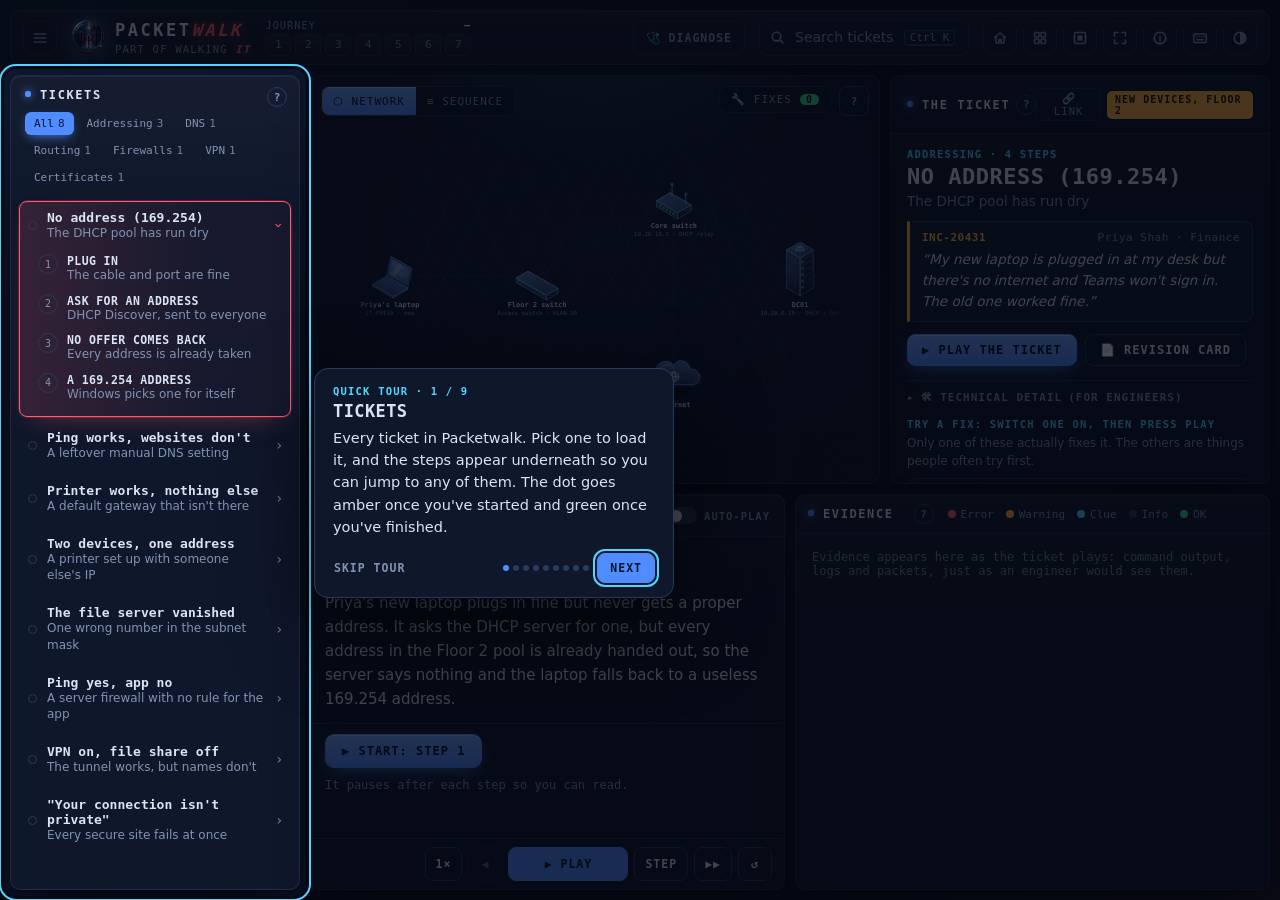
<file: packetwalk/index.html>
<!DOCTYPE html>
<!--
  Packetwalk: follow real network problems step by step, and find the fix that works.
  Created by Dean Baker. © 2026 Dean Baker. All rights reserved.
-->
<html lang="en-GB">
<head>
<meta charset="utf-8">
<meta name="viewport" content="width=device-width, initial-scale=1">
<meta http-equiv="Content-Security-Policy" content="default-src 'self'; script-src 'self'; style-src 'self' 'unsafe-inline' https://fonts.googleapis.com; font-src https://fonts.gstatic.com; img-src 'self' data:; connect-src 'self'; media-src 'self' data: blob:; object-src 'none'; base-uri 'self'; form-action 'none'">
<meta name="referrer" content="strict-origin-when-cross-origin">
<title>Packetwalk · Follow real network problems step by step</title>
<meta name="author" content="Dean Baker">
<meta name="copyright" content="© 2026 Dean Baker">
<meta property="og:site_name" content="Walking IT">
<meta name="description" content="Follow real network problems step by step, the way a helpdesk engineer would: see the commands, logs and packets, try the fixes (including the ones people wrongly try first) and learn which one works. Explained in plain English.">
<meta property="og:title" content="Packetwalk · part of Walking IT">
<meta property="og:description" content="Follow real network problems step by step, see what an engineer would see, and find the fix that actually works. Explained in plain English.">
<meta property="og:type" content="website">
<meta property="og:url" content="https://deanobaker3-alt.github.io/walking-it-site/packetwalk/">
<meta property="og:image" content="https://deanobaker3-alt.github.io/walking-it-site/preview.png">
<meta name="twitter:card" content="summary_large_image">
<meta name="theme-color" content="#0a1020">
<link rel="icon" type="image/png" href="../shared/brand/packetwalk-fav.png">
<link rel="apple-touch-icon" href="../shared/brand/packetwalk-touch.png">
<link rel="preconnect" href="https://fonts.googleapis.com">
<link rel="preconnect" href="https://fonts.gstatic.com" crossorigin>
<link href="https://fonts.googleapis.com/css2?family=IBM+Plex+Mono:wght@400;500;600&family=IBM+Plex+Sans:wght@400;500;600;700&family=Press+Start+2P&family=VT323&display=swap" rel="stylesheet">
<style>
/* ================= THEMES ================= */
:root,[data-theme="dark"]{
  --bg:#0a1020;--bg2:#0d1428;--panel:#0f172b;--panel2:#131d36;--line:#1f2c48;--line2:#2a3a5e;
  --text:#d9e4f5;--muted:#8193b2;--dim:#71839f;
  --node:#6ea8ff;--nodeFill:#6ea8ff;--red:#ff5a6e;--amber:#ffb547;--green:#3ddc97;--violet:#a98bff;--cyan:#52d6ff;
  --accent:#4f8cff;--accentText:#061226;--glow:rgba(110,168,255,.35);
  --grid:rgba(110,168,255,.06);
  --font:"IBM Plex Sans",system-ui,sans-serif;--mono:"IBM Plex Mono",ui-monospace,Menlo,monospace;--head:"IBM Plex Mono",ui-monospace,monospace;
  --r:10px;--fs:14px;--labelFs:12px;--shadowC:#000;--rimC:#cfe2ff;
}
[data-theme="light"]{
  --bg:#eef2f8;--bg2:#e6ecf5;--panel:#ffffff;--panel2:#f4f7fc;--line:#d6deea;--line2:#c2cee0;
  --text:#13223b;--muted:#5c6e8c;--dim:#627494;
  --node:#2a63d4;--nodeFill:#2a63d4;--red:#d9324a;--amber:#c27a00;--green:#14935f;--violet:#6d4fd8;--cyan:#08779f;
  --accent:#2a63d4;--accentText:#fff;--glow:rgba(42,99,212,.25);
  --grid:rgba(42,99,212,.07);--shadowC:#1b2a4a;--rimC:#ffffff;
}
[data-theme="pixel"]{
  --bg:#0d0620;--bg2:#140a2e;--panel:#160b33;--panel2:#1d0f42;--line:#3b1f7a;--line2:#5a2fb0;
  --text:#f2ecff;--muted:#a99be0;--dim:#9585d0;
  --node:#29e7ff;--nodeFill:#29e7ff;--red:#ff3b4e;--amber:#ffe14a;--green:#7dff3a;--violet:#ff3ea5;--cyan:#29e7ff;
  --accent:#ff3ea5;--accentText:#1a0620;--glow:rgba(41,231,255,.45);
  --grid:rgba(255,62,165,.08);
  --font:"VT323",ui-monospace,monospace;--mono:"VT323",ui-monospace,monospace;--head:"Press Start 2P",ui-monospace,monospace;
  --r:0px;--fs:19px;--labelFs:9px;
}
*{box-sizing:border-box}
/* keyboard focus: a clear ring on anything you can tab to */
:focus-visible{outline:2px solid var(--cyan);outline-offset:2px}
[data-theme="pixel"] :focus-visible{outline:3px solid var(--amber);outline-offset:1px}
.pal input:focus-visible{outline:none;border-bottom-color:var(--accent)}
/* light theme: darker amber where amber is used as text, for contrast */
[data-theme="light"] text.s-data,[data-theme="light"] .ab-by{fill:#9a6200;color:#9a6200}
html,body{margin:0;height:100%;background:var(--bg);color:var(--text);font:var(--fs)/1.5 var(--font);-webkit-font-smoothing:antialiased}
button{font:inherit;color:inherit;cursor:pointer;background:none;border:none}
a{color:var(--cyan)}
kbd{font:11px var(--mono);border:1px solid var(--line2);border-bottom-width:2px;border-radius:4px;padding:0 5px;color:var(--muted)}
[data-theme="pixel"] kbd{font-size:15px;border-radius:0}
::selection{background:var(--accent);color:var(--accentText)}
::-webkit-scrollbar{width:8px;height:8px}::-webkit-scrollbar-thumb{background:var(--line2);border-radius:8px}::-webkit-scrollbar-track{background:transparent}

/* pixel-theme CRT layer */
.crt{display:none;pointer-events:none;position:fixed;inset:0;z-index:90;background:repeating-linear-gradient(to bottom,rgba(0,0,0,0) 0 2px,rgba(0,0,0,.16) 2px 3px);mix-blend-mode:multiply}
.crt::after{content:"";position:absolute;inset:0;background:radial-gradient(ellipse at center,rgba(0,0,0,0) 60%,rgba(0,0,0,.45) 100%)}
[data-theme="pixel"] .crt{display:block}

/* ================= LAYOUT ================= */
#app{display:grid;height:100vh;height:100dvh;padding:10px;gap:10px;
  grid-template-columns:290px minmax(0,1fr) 380px;grid-template-rows:auto minmax(0,1fr) 260px;
  grid-template-areas:"top top top" "side stage info" "side ev ev"}
#app.nolist{grid-template-columns:0 minmax(0,1fr) 380px;column-gap:0}
#app.nolist .side{display:none}
#app.dia{grid-template-areas:"top top top" "side stage stage" "side stage stage"}
#app.dia .info,#app.dia .ev{display:none}
.card{background:var(--panel);border:1px solid var(--line);border-radius:var(--r);min-height:0;min-width:0}
[data-theme="pixel"] .card{border:3px solid var(--line2);box-shadow:4px 4px 0 #000}
.h{font:600 12px var(--head);letter-spacing:1.6px;text-transform:uppercase;color:var(--text)}
[data-theme="pixel"] .h{font-size:10px;letter-spacing:1px;color:var(--amber)}
.muted{color:var(--muted)}

/* ================= TOP BAR ================= */
.top{grid-area:top;display:flex;align-items:center;gap:14px;padding:8px 12px;flex-wrap:nowrap}
.brand{display:flex;align-items:center;gap:10px;min-width:0}
.brand .logo{width:34px;height:34px;flex:none}
.brand b{font:700 15px var(--head);letter-spacing:2px;white-space:nowrap}
.brand b i{font-style:italic;color:var(--red)}
.brand small{display:block;font:11px var(--mono);color:var(--muted);letter-spacing:.5px;white-space:nowrap}
[data-theme="pixel"] .brand b{font-size:11px;letter-spacing:1px;color:var(--cyan);text-shadow:2px 2px 0 var(--violet)}
[data-theme="pixel"] .brand b i{color:var(--amber)}
[data-theme="pixel"] .brand small{font-size:15px}
.iconbtn{width:34px;height:34px;display:grid;place-items:center;border-radius:8px;border:1px solid var(--line);color:var(--muted);flex:none;transition:all .2s}
.iconbtn:hover,.iconbtn.on{color:var(--text);border-color:var(--accent);background:var(--panel2)}
[data-theme="pixel"] .iconbtn{border-radius:0;border-width:2px}
.iconbtn .ic{width:16px;height:16px;display:block;fill:none;stroke:currentColor;stroke-width:1.6;stroke-linecap:round;stroke-linejoin:round;overflow:visible}
.iconbtn .ic .fill{fill:currentColor;stroke:none}
[data-theme="pixel"] .iconbtn .ic{stroke-width:2;stroke-linecap:square;stroke-linejoin:miter;shape-rendering:crispEdges}
[data-theme="pixel"] .iconbtn .ic rect,[data-theme="pixel"] .iconbtn .ic .fill{rx:0}
.kc{display:flex;flex-direction:column;gap:3px;min-width:0}
.kc .lab{display:flex;justify-content:space-between;gap:10px;font:10px var(--mono);color:var(--muted);letter-spacing:1.2px;text-transform:uppercase}
.kc .lab b{color:var(--text);font-weight:600}
[data-theme="pixel"] .kc .lab{font:7px var(--head);letter-spacing:.5px}
.tiles{display:flex;gap:4px}
.tile{width:26px;height:22px;border-radius:5px;border:1px solid var(--line);display:grid;place-items:center;font:11px var(--mono);color:var(--dim);transition:all .35s cubic-bezier(.2,.8,.2,1)}
.tile.seen{color:var(--muted);border-color:var(--line2);background:var(--panel2)}
.tile.on{color:var(--accentText);background:var(--red);border-color:var(--red);box-shadow:0 0 14px var(--red);transform:translateY(-1px)}
[data-theme="pixel"] .tile{border-radius:0;border-width:2px;font:8px var(--head)}
.sp{flex:1}
.search{display:flex;align-items:center;gap:10px;border:1px solid var(--line);border-radius:8px;padding:7px 10px;color:var(--muted);min-width:210px;transition:border-color .2s}
.search:hover{border-color:var(--accent);color:var(--text)}
[data-theme="pixel"] .search{border-radius:0;border-width:2px}
.search .ic{width:15px;height:15px;flex:none;fill:none;stroke:currentColor;stroke-width:1.7;stroke-linecap:round}
[data-theme="pixel"] .search .ic{stroke-width:2;stroke-linecap:square;shape-rendering:crispEdges}
[data-theme="pixel"] .search{height:34px;align-self:center}
.hud{display:none;gap:14px;font:9px var(--head);color:var(--amber);white-space:nowrap}
.hud b{color:var(--cyan)}
[data-theme="pixel"] .hud{display:flex}
.tb{display:flex;gap:6px}
.dd{position:relative}
.menu{position:absolute;right:0;top:calc(100% + 6px);z-index:60;background:var(--panel);border:1px solid var(--line2);border-radius:10px;padding:6px;min-width:200px;box-shadow:0 20px 50px rgba(0,0,0,.45);animation:pop .18s ease-out}
[data-theme="pixel"] .menu{border-radius:0;border:3px solid var(--violet);box-shadow:6px 6px 0 #000}
.menu button{display:flex;width:100%;align-items:center;gap:10px;padding:8px 10px;border-radius:7px;text-align:left}
.menu button:hover{background:var(--panel2)}
.menu button.on{color:var(--accent)}
.menu .sw{width:14px;height:14px;border-radius:4px;flex:none;border:1px solid var(--line2)}
@keyframes pop{from{opacity:0;transform:translateY(-6px) scale(.98)}to{opacity:1;transform:none}}

/* ================= SIDEBAR ================= */
.side{grid-area:side;display:flex;flex-direction:column;overflow:hidden}
.side .hd{padding:12px 14px 8px}
.ctabs{display:flex;gap:4px;flex-wrap:wrap;margin-top:10px}
.ctab{font:11px var(--mono);padding:4px 8px;border-radius:6px;color:var(--muted);border:1px solid transparent;transition:all .2s}
.ctab b{color:var(--dim);margin-left:4px;font-weight:500}
.ctab.on{background:var(--accent);color:var(--accentText)}
.ctab.on b{color:var(--accentText);opacity:.9}
[data-theme="pixel"] .ctab{font-size:15px;border-radius:0}
.alist{overflow:auto;padding:4px 8px 10px;flex:1}
.aitem{border-radius:8px;margin-bottom:4px;border:1px solid transparent;transition:background .2s,border-color .2s}
.aitem.sel{border-color:var(--red);background:linear-gradient(90deg,rgba(255,90,110,.12),transparent 70%)}
[data-theme="pixel"] .aitem{border-radius:0}
.ahead{display:flex;align-items:center;gap:10px;width:100%;padding:8px 8px;text-align:left}
.ahead:hover{background:var(--panel2);border-radius:8px}
.dot{width:9px;height:9px;border-radius:50%;flex:none;border:1px solid var(--line2);transition:all .3s}
.dot.part{background:var(--amber);border-color:var(--amber);box-shadow:0 0 8px var(--amber)}
.dot.done{background:var(--green);border-color:var(--green);box-shadow:0 0 8px var(--green)}
[data-theme="pixel"] .dot{border-radius:0}
.ahead .nm{font:600 13px var(--mono);display:block}
.ahead .sb{font-size:12px;color:var(--muted);display:block;line-height:1.35}
[data-theme="pixel"] .ahead .nm{font:9px var(--head);line-height:1.6}
[data-theme="pixel"] .ahead .sb{font-size:15px}
.chev{margin-left:auto;color:var(--dim);transition:transform .3s}
.aitem.sel .chev{transform:rotate(90deg);color:var(--red)}
.steps{list-style:none;margin:0;padding:0 8px 8px 12px;overflow:hidden}
.steps.anim{animation:slideDown .35s ease-out}
@keyframes slideDown{from{opacity:0;transform:translateY(-6px)}to{opacity:1;transform:none}}
.steps li{display:flex;gap:9px;align-items:flex-start;padding:5px 6px;border-radius:6px;cursor:pointer;transition:background .2s}
.steps li:hover{background:var(--panel2)}
.steps .n{width:20px;height:20px;border-radius:50%;border:1px solid var(--line2);flex:none;display:grid;place-items:center;font:10px var(--mono);color:var(--muted);transition:all .3s}
.steps li.done .n{background:var(--green);border-color:var(--green);color:#04130c}
.steps li.just .n{animation:tick .35s ease-out}
.steps li.cur .n{background:var(--accent);border-color:var(--accent);color:var(--accentText);box-shadow:0 0 0 4px var(--glow)}
.steps li.blk .n{background:var(--green);border-color:var(--green);color:#04130c}
.steps li.off{opacity:.35}
[data-theme="pixel"] .steps .n{border-radius:0}
@keyframes tick{0%{transform:scale(.6)}60%{transform:scale(1.2)}100%{transform:none}}
.steps .t{font:600 11.5px var(--mono);letter-spacing:.4px;text-transform:uppercase;display:block}
.steps .s{font-size:12px;color:var(--muted);display:block;line-height:1.3}
[data-theme="pixel"] .steps .t{font:8px var(--head);line-height:1.6}
[data-theme="pixel"] .steps .s{font-size:15px}

/* ================= STAGE ================= */
.stage{grid-area:stage;position:relative;overflow:hidden;display:flex;flex-direction:column}
.stage-bar{position:absolute;top:10px;left:10px;right:10px;display:flex;gap:8px;z-index:5;pointer-events:none}
.stage-bar>*{pointer-events:auto}
.seg{display:flex;border:1px solid var(--line);border-radius:8px;overflow:hidden;background:var(--panel)}
.seg button{padding:6px 11px;font:11px var(--mono);letter-spacing:1px;text-transform:uppercase;color:var(--muted);transition:all .2s}
.seg button.on{background:var(--accent);color:var(--accentText)}
[data-theme="pixel"] .seg{border-radius:0;border-width:2px}
[data-theme="pixel"] .seg button{font:8px var(--head)}
.defbtn{display:flex;align-items:center;gap:8px;padding:6px 11px;border:1px solid var(--line);border-radius:8px;background:var(--panel);font:11px var(--mono);letter-spacing:1px;text-transform:uppercase;color:var(--muted);transition:all .2s}
.defbtn:hover{border-color:var(--green);color:var(--text)}
.defbtn b{background:var(--green);color:#04130c;border-radius:10px;padding:0 6px;font-size:10px}
[data-theme="pixel"] .defbtn{border-radius:0;border-width:2px;font:8px var(--head)}
.canvas{position:relative;flex:1;min-height:0;background:radial-gradient(ellipse 90% 70% at 50% 42%,var(--panel2),var(--panel) 75%)}
/* isometric floor: two sets of lines at the same slope as the icons */
.canvas::before{content:"";position:absolute;inset:0;pointer-events:none;
  background-image:repeating-linear-gradient(63.43deg,var(--grid) 0 1px,transparent 1px 30px),repeating-linear-gradient(-63.43deg,var(--grid) 0 1px,transparent 1px 30px);
  -webkit-mask-image:radial-gradient(ellipse 75% 70% at 50% 50%,#000 30%,transparent 100%);mask-image:radial-gradient(ellipse 75% 70% at 50% 50%,#000 30%,transparent 100%)}
/* lighting: a soft key light from above, and a vignette that lets the edges fall away */
.canvas::after{content:"";position:absolute;inset:0;pointer-events:none;z-index:1;
  background:linear-gradient(90deg,var(--panel),transparent 90px,transparent calc(100% - 90px),var(--panel)),linear-gradient(180deg,transparent 30%,transparent calc(100% - 50px),var(--panel)),radial-gradient(ellipse 60% 45% at 50% -8%,color-mix(in srgb,var(--node) 14%,transparent),transparent 70%),radial-gradient(ellipse 120% 110% at 50% 50%,transparent 58%,color-mix(in srgb,var(--bg) 70%,transparent) 100%)}
[data-theme="light"] .canvas::after{background:linear-gradient(90deg,var(--panel),transparent 90px,transparent calc(100% - 90px),var(--panel)),linear-gradient(180deg,transparent 30%,transparent calc(100% - 50px),var(--panel)),radial-gradient(ellipse 60% 45% at 50% -8%,rgba(42,99,212,.08),transparent 70%),radial-gradient(ellipse 120% 110% at 50% 50%,transparent 62%,rgba(19,34,59,.07) 100%)}
[data-theme="pixel"] .canvas::before{background-image:linear-gradient(var(--grid) 1px,transparent 1px),linear-gradient(90deg,var(--grid) 1px,transparent 1px);background-size:16px 16px;-webkit-mask-image:none;mask-image:none}
[data-theme="pixel"] .canvas::after{background:linear-gradient(90deg,var(--panel),transparent 70px,transparent calc(100% - 70px),var(--panel)),linear-gradient(180deg,transparent calc(100% - 40px),var(--panel)),radial-gradient(ellipse 120% 110% at 50% 50%,transparent 60%,rgba(0,0,0,.35) 100%)}
#net{position:absolute;inset:0;width:100%;height:100%;display:block}
#seq{position:absolute;inset:48px 0 0 0;overflow:auto;display:none}
.stage.seqv #net{display:none}.stage.seqv #seq{display:block}

/* nodes */
.node .nin{animation:nodeIn .6s cubic-bezier(.2,.9,.25,1.2) both;transform-box:fill-box;transform-origin:center bottom}
@keyframes nodeIn{from{opacity:0;transform:translateY(14px) scale(.85)}to{opacity:1;transform:none}}
/* shaded isometric icons */
.node .ico polygon,.node .ico ellipse.f-top,.node .ico rect.f-s{stroke:var(--node);stroke-width:1.1;stroke-linejoin:round;stroke-opacity:.9;transition:stroke .5s}
.node .ico .f-top{fill:url(#g-top-b)}.node .ico .f-l{fill:url(#g-l-b)}.node .ico .f-r{fill:url(#g-r-b)}.node .ico .f-s{fill:url(#g-l-b)}
.node .ico .screen{fill:url(#g-scr-b);stroke:var(--node);stroke-width:.8}
.node .ico .cyl{fill:url(#g-cyl-b);stroke:none}.node .ico .cyledge{fill:none;stroke:var(--node);stroke-width:1.1}
.node .ico .band{fill:none;stroke:var(--node);stroke-width:1;stroke-opacity:.75}
.node .ico .rimring{fill:none;stroke:var(--rimC);stroke-opacity:.35;stroke-width:.8}
.node .ico .cloud{fill:url(#g-cloud-b);stroke:var(--node);stroke-width:1.3}
.node .ico .cloudback{fill:var(--node);opacity:.08}
.node .ico .cloudhl{fill:none;stroke:var(--rimC);stroke-opacity:.55;stroke-width:1.6;stroke-linecap:round}
.node .ico .bay{fill:var(--bg);fill-opacity:.55;stroke:var(--node);stroke-width:.7;stroke-opacity:.6}
.node .ico .vent{stroke:var(--node);stroke-width:.8;stroke-opacity:.45;fill:none}
.node .ico .keys{fill:var(--node);fill-opacity:.32;stroke:none}
.node .ico .pad{fill:var(--node);fill-opacity:.14;stroke:var(--node);stroke-width:.6;stroke-opacity:.5}
.node .ico .code{stroke:var(--rimC);stroke-opacity:.7;stroke-width:1.1;stroke-linecap:round;fill:none}
.node .ico .sheen{fill:url(#g-sheen);stroke:none}
.node .ico .rim{fill:none;stroke:var(--rimC);stroke-opacity:.6;stroke-width:1.1;stroke-linejoin:round;stroke-linecap:round}
.node .ico .edge{fill:none;stroke:var(--node);stroke-width:1.1;stroke-opacity:.95}
.node .ico .ant{stroke:var(--node);stroke-width:1.6;stroke-linecap:round;fill:none}
.node .ico .tip{fill:var(--node);stroke:var(--node);stroke-opacity:.3;stroke-width:4}
.node .ico .metal polygon{stroke:var(--muted);fill:var(--muted);fill-opacity:.25}
.node .ico .glyph{fill:none;stroke:var(--node);stroke-width:1.6;stroke-linecap:round;stroke-linejoin:round}
.node .ico .emb .glyph,.node .ico .crown{stroke:var(--rimC);stroke-opacity:.9;filter:drop-shadow(0 0 3px var(--node))}
.node .ico .wdot{fill:var(--rimC)}
.node .ico .warn .glyph{stroke:var(--red);stroke-width:1.8}
.node .ico .warn{animation:warnPulse 1.6s ease-in-out infinite}
@keyframes warnPulse{50%{opacity:.45}}
.node .ico .cshadow{fill:url(#g-shadow);stroke:none}
.node .ico .led{fill:var(--green);stroke:var(--green);stroke-opacity:.28;stroke-width:3.2}
.node.focus .ico .led,.node.comp .ico .led{animation:ledTw 2.6s ease-in-out infinite}
.node .ico .led.sm{stroke-width:2.2}
@keyframes ledTw{0%,100%{opacity:1}45%{opacity:1}50%{opacity:.25}55%{opacity:1}80%{opacity:.7}}
.node.hostile .ico .f-top,.node.comp .ico .f-top{fill:url(#g-top-r)}.node.hostile .ico .f-l,.node.comp .ico .f-l,.node.hostile .ico .f-s,.node.comp .ico .f-s{fill:url(#g-l-r)}.node.hostile .ico .f-r,.node.comp .ico .f-r{fill:url(#g-r-r)}
.node.hostile .ico .screen,.node.comp .ico .screen{fill:url(#g-scr-r)}.node.hostile .ico .cyl,.node.comp .ico .cyl{fill:url(#g-cyl-r)}.node.hostile .ico .cloud,.node.comp .ico .cloud{fill:url(#g-cloud-r)}
.node.comp .ico .led{fill:var(--red);stroke:var(--red);animation-duration:.9s}
[data-theme="dark"] .node.focus .ico{filter:drop-shadow(0 0 10px color-mix(in srgb,var(--node) 45%,transparent))}
[data-theme="dark"] .node.comp .ico{filter:drop-shadow(0 0 12px color-mix(in srgb,var(--red) 55%,transparent))}
[data-theme="light"] .node .ico .bay{fill:#fff;fill-opacity:.7}
[data-theme="light"] .node .ico .code{stroke:#fff;stroke-opacity:.9}
[data-theme="light"] .node .ico .rim,[data-theme="light"] .node .ico .cloudhl{stroke-opacity:.85}
[data-theme="light"] .node.focus .ico{filter:drop-shadow(0 4px 10px rgba(42,99,212,.28))}
[data-theme="light"] .node.comp .ico{filter:drop-shadow(0 4px 12px rgba(217,50,74,.35))}
.node.hostile{--node:var(--red);--nodeFill:var(--red)}
.node.comp{--node:var(--red);--nodeFill:var(--red)}
.node .halo ellipse{opacity:0;transition:opacity .5s}
.node .halo .pool{fill:url(#g-halo-b)}
.node .halo .ring{fill:none;stroke:var(--node);stroke-width:1.3;stroke-dasharray:3 7;stroke-linecap:round}
.node .halo .ring.r2{stroke-width:.8;stroke-dasharray:1 5}
.node.focus .halo .pool{opacity:.85}
.node.focus .halo .ring{opacity:.75;animation:ringSpin 9s linear infinite}
.node.focus .halo .ring.r2{opacity:.4;animation-direction:reverse;animation-duration:14s}
.node.hostile .halo .pool{fill:url(#g-halo-r)}
.node.comp .halo .pool{fill:url(#g-halo-r);opacity:1;animation:pulse 1.8s ease-in-out infinite}
.node.comp .halo .ring{stroke:var(--red);opacity:.8}
.node.comp.focus .halo .ring{animation:ringSpin 5s linear infinite}
@keyframes ringSpin{to{stroke-dashoffset:-100}}
@keyframes pulse{0%,100%{opacity:.55}50%{opacity:1}}
.node.dim{opacity:.35;transition:opacity .5s}
.node{transition:opacity .5s}
.node .nl{font:600 13px var(--mono);fill:var(--text);text-anchor:middle}
.node .ns{font:11px var(--mono);fill:var(--muted);text-anchor:middle}
[data-theme="pixel"] .node .nl{font:9px var(--head)}
[data-theme="pixel"] .node .ns{font:14px var(--mono)}
.node.bump .ico{animation:bump .45s ease-out}
@keyframes bump{0%{transform:none}35%{transform:translateY(-6px) scale(1.06)}100%{transform:none}}
.node .ico{transform-box:fill-box;transform-origin:center bottom}
.node .px rect{shape-rendering:crispEdges}
.compbadge{opacity:0;transition:opacity .4s}
.node.comp .compbadge{opacity:1}
.compbadge rect{fill:var(--red);stroke:color-mix(in srgb,var(--red) 55%,#fff);stroke-width:.8}
.compbadge text{fill:#fff;font:700 9px var(--mono);text-anchor:middle;letter-spacing:.8px}
.compbadge .bdot{fill:#fff;animation:blink 1s steps(2) infinite}
[data-theme="dark"] .node.comp .compbadge{filter:drop-shadow(0 0 5px color-mix(in srgb,var(--red) 60%,transparent))}
[data-theme="light"] .node.comp .compbadge{filter:drop-shadow(0 2px 4px rgba(217,50,74,.35))}
[data-theme="pixel"] .node.comp .compbadge{animation:blink 1.2s steps(2) infinite}
[data-theme="pixel"] .compbadge text{font:6px var(--head)}
@keyframes blink{50%{opacity:.55}}
.link{stroke:var(--line2);stroke-width:1.4;stroke-dasharray:4 6;stroke-linecap:round;fill:none;transition:stroke .4s,stroke-width .4s}
.linkglow{stroke:var(--node);stroke-width:7;stroke-linecap:round;fill:none;opacity:0;transition:opacity .5s,stroke .4s}
.link.live{stroke:var(--node);stroke-width:1.8;stroke-opacity:.9;animation:flow 1s linear infinite}
.linkglow.live{opacity:.12}
.link.live.hot,.linkglow.live.hot{stroke:var(--red)}
.linkglow.live.hot{opacity:.16}
@keyframes flow{to{stroke-dashoffset:-22}}
/* packets */
.pkt rect.card{rx:6;stroke-width:1.4}
.pkt text{font:600 11px var(--mono);fill:#fff;dominant-baseline:middle;text-anchor:middle;letter-spacing:.3px}
[data-theme="pixel"] .pkt rect.card{rx:0;stroke-width:2}
[data-theme="pixel"] .pkt text{font:8px var(--head)}
.k-bad rect.card{fill:#3a0d18;stroke:var(--red)}.k-bad .dotp{fill:var(--red)}
.k-normal rect.card{fill:#0e2346;stroke:var(--node)}.k-normal .dotp{fill:var(--node)}
.k-data rect.card{fill:#3a2a06;stroke:var(--amber)}.k-data .dotp{fill:var(--amber)}
.k-fix rect.card{fill:#06301f;stroke:var(--green)}.k-fix .dotp{fill:var(--green)}
[data-theme="light"] .pkt text{fill:#13223b}
[data-theme="light"] .k-bad rect.card{fill:#ffe5e9}[data-theme="light"] .k-normal rect.card{fill:#e4edff}[data-theme="light"] .k-data rect.card{fill:#fff2d6}[data-theme="light"] .k-fix rect.card{fill:#dcf7ea}
.pkt .pcore{fill:#fff}
.pkt .pglow{animation:pktPulse .5s ease-in-out infinite alternate}
@keyframes pktPulse{to{transform:scale(1.18)}}
.pkt .pglow{transform-box:fill-box;transform-origin:center}
.pkt rect.card{filter:drop-shadow(0 4px 10px rgba(0,0,0,.35))}
.trail{fill:none;stroke-width:2.4;stroke-linecap:round;stroke-dasharray:1;stroke-dashoffset:1;opacity:.9}
.trail.glow{stroke-width:9;opacity:.16}
.trailg{transition:opacity .6s}.trailg.fade{opacity:0}
.trail.k-bad{stroke:var(--red)}.trail.k-normal{stroke:var(--node)}.trail.k-data{stroke:var(--amber)}.trail.k-fix{stroke:var(--green)}
.ripple{fill:none;stroke-width:2;animation:ripple .9s ease-out forwards}
.ripple.k-bad{stroke:var(--red)}.ripple.k-normal{stroke:var(--node)}.ripple.k-data{stroke:var(--amber)}.ripple.k-fix{stroke:var(--green)}
@keyframes ripple{from{opacity:.9;transform:scale(.3)}to{opacity:0;transform:scale(1.8)}}
.rippleg .ripple{stroke-width:1.6}
.rippleg .ripple.r2{animation-delay:.18s;opacity:0}
.rippleg .ripple.r3{stroke-width:1;animation-duration:.7s}
.ripple{transform-box:fill-box;transform-origin:center}
.shield{animation:shieldIn .5s cubic-bezier(.2,1.4,.3,1) both;transform-box:fill-box;transform-origin:center}
.shield path{fill:var(--green);stroke:#04130c;stroke-width:1.5}
.shield text{font:700 10px var(--mono);fill:var(--green);text-anchor:middle}
[data-theme="pixel"] .shield text{font:8px var(--head)}
@keyframes shieldIn{from{opacity:0;transform:scale(.2) rotate(-20deg)}to{opacity:1;transform:none}}
.burst{fill:none;stroke:var(--green);stroke-width:3;animation:ripple 1s ease-out forwards;transform-box:fill-box;transform-origin:center}
.callout{animation:pop2 .45s cubic-bezier(.2,1.4,.3,1) both;transform-box:fill-box;transform-origin:center bottom}
.callout .cbg{fill:var(--panel2);stroke:color-mix(in srgb,var(--red) 70%,var(--line2));stroke-width:1.2;rx:8}
.callout .cbar{fill:var(--red);stroke:var(--red);stroke-opacity:.3;stroke-width:4;animation:blink 1.2s ease-in-out infinite}.callout .cptr{fill:var(--panel2);stroke:color-mix(in srgb,var(--red) 70%,var(--line2));stroke-width:1.2;stroke-linejoin:round}
.callout.good .cbg,.callout.good .cptr{stroke:color-mix(in srgb,var(--green) 70%,var(--line2))}.callout.good .cbar{fill:var(--green)}
.callout.warn .cbg,.callout.warn .cptr{stroke:color-mix(in srgb,var(--amber) 70%,var(--line2))}.callout.warn .cbar{fill:var(--amber);stroke:var(--amber)}
.callout.info .cbg,.callout.info .cptr{stroke:color-mix(in srgb,var(--cyan) 70%,var(--line2))}.callout.info .cbar{fill:var(--cyan);stroke:var(--cyan)}
[data-theme="dark"] .callout{filter:drop-shadow(0 6px 14px rgba(0,0,0,.45))}
[data-theme="light"] .callout{filter:drop-shadow(0 4px 10px rgba(19,34,59,.15))}
[data-theme="pixel"] .callout rect{fill:var(--panel);stroke:var(--red);stroke-width:2;rx:0}[data-theme="pixel"] .callout.good rect{stroke:var(--green)}
.callout text{font:600 11.5px var(--mono);fill:var(--text);text-anchor:middle;dominant-baseline:middle}
[data-theme="pixel"] .callout rect{rx:0;stroke-width:2}
[data-theme="pixel"] .callout text{font:8px var(--head)}
@keyframes pop2{from{opacity:0;transform:translateY(8px) scale(.8)}to{opacity:1;transform:none}}

/* banner */
.banner{position:absolute;left:50%;top:56px;transform:translateX(-50%);z-index:6;padding:10px 18px;border-radius:12px;font:600 13px var(--mono);letter-spacing:1px;display:flex;gap:10px;align-items:center;animation:bannerIn .5s cubic-bezier(.2,1.3,.3,1) both;white-space:nowrap;box-shadow:0 12px 40px rgba(0,0,0,.4)}
.banner.good{background:linear-gradient(180deg,#5cf0b0,var(--green));color:#04130c;box-shadow:0 10px 30px -6px rgba(61,220,151,.55),inset 0 1px 0 rgba(255,255,255,.5)}
.banner.bad{background:linear-gradient(180deg,#ff7d8d,var(--red));color:#fff;box-shadow:0 10px 30px -6px rgba(255,90,110,.55),inset 0 1px 0 rgba(255,255,255,.35)}
[data-theme="light"] .banner.good{box-shadow:0 8px 22px -8px rgba(20,147,95,.6)}[data-theme="light"] .banner.bad{box-shadow:0 8px 22px -8px rgba(217,50,74,.6)}
[data-theme="pixel"] .banner.good{background:var(--green)}[data-theme="pixel"] .banner.bad{background:var(--red)}
[data-theme="pixel"] .banner{border-radius:0;font:11px var(--head);padding:14px 20px;box-shadow:6px 6px 0 #000;animation:bannerIn .5s steps(5) both,shake .4s .5s 2}
@keyframes bannerIn{from{opacity:0;transform:translate(-50%,-16px) scale(.9)}to{opacity:1;transform:translateX(-50%)}}
@keyframes shake{25%{transform:translate(-52%,0)}75%{transform:translate(-48%,0)}}

/* sequence view */
#seq svg{display:block}
.seqhead{position:sticky;top:0;z-index:2;background:linear-gradient(var(--panel) 80%,transparent)}
.lhead rect{fill:var(--panel2);stroke:var(--line2)}
.lhead.bad rect{stroke:var(--red);fill:color-mix(in srgb,var(--red) 8%,var(--panel2))}
.lanehd{font:600 11px var(--mono);fill:var(--text);text-anchor:middle}
.lhead.bad .lanehd{fill:var(--red)}
.lanesub{font:10px var(--mono);fill:var(--muted);text-anchor:middle}
[data-theme="pixel"] .lhead rect{rx:0}
[data-theme="pixel"] .lanehd{font:15px var(--mono)}[data-theme="pixel"] .lanesub{font:13px var(--mono)}
.lane{stroke:var(--line2);stroke-dasharray:2 5}
.lane.bad{stroke:color-mix(in srgb,var(--red) 45%,var(--line2))}
.sband rect{fill:color-mix(in srgb,var(--cyan) 5%,transparent);stroke:var(--line)}
.sband.cur rect{fill:color-mix(in srgb,var(--cyan) 12%,transparent);stroke:color-mix(in srgb,var(--cyan) 50%,var(--line))}
.sstep{font:700 10.5px var(--mono);fill:var(--cyan);letter-spacing:1px}
.sstitle{font:600 12px var(--font);fill:var(--text)}
[data-theme="pixel"] .sband rect{rx:0}
[data-theme="pixel"] .sstep{font:7px var(--head);fill:var(--amber)}[data-theme="pixel"] .sstitle{font:16px var(--mono)}
.sarrow{fill:none;stroke-width:2;stroke-linecap:round}
.sarrow.draw{stroke-dasharray:1;stroke-dashoffset:1;animation:draw var(--d,1s) cubic-bezier(.4,0,.2,1) forwards}
@keyframes draw{to{stroke-dashoffset:0}}
.sarrow.headin{animation:fadeIn .15s var(--d,1s) both}
.sdot{stroke:none}
.slabel{font:600 11px var(--mono);text-anchor:middle;paint-order:stroke;stroke:var(--panel);stroke-width:5px;stroke-linejoin:round}
[data-theme="pixel"] .slabel{font:15px var(--mono)}
.slabel.draw,.sblock.draw{animation:fadeIn .6s .25s both}
.s-bad{stroke:var(--red);fill:var(--red)}.s-normal{stroke:var(--node);fill:var(--node)}.s-data{stroke:var(--amber);fill:var(--amber)}.s-fix{stroke:var(--green);fill:var(--green)}
text.s-bad,text.s-normal,text.s-data,text.s-fix{stroke:var(--panel)}
.sblock circle{fill:var(--green)}.sblock text{font:700 11px var(--mono);fill:#04130c;text-anchor:middle}
.scall rect{fill:var(--panel2);stroke:var(--red)}.scall.good rect{stroke:var(--green)}
.scall text{font:600 11px var(--mono);fill:var(--text);text-anchor:middle;dominant-baseline:middle}
[data-theme="pixel"] .scall rect{rx:0}[data-theme="pixel"] .scall text{font:15px var(--mono)}
.seqempty{position:absolute;top:130px;left:0;right:0;text-align:center;padding:0 30px}
@keyframes fadeIn{from{opacity:0}to{opacity:1}}

/* inspector */
.insp{position:absolute;inset:0;z-index:8;background:var(--panel);display:flex;flex-direction:column;animation:inspIn .35s cubic-bezier(.2,.9,.3,1) both}
@keyframes inspIn{from{opacity:0;transform:translateY(14px)}to{opacity:1;transform:none}}
.insp .ih{display:flex;gap:12px;align-items:center;padding:12px 14px;border-bottom:1px solid var(--line)}
.badge{font:600 10px var(--mono);letter-spacing:1px;text-transform:uppercase;padding:3px 8px;border-radius:5px;white-space:nowrap}
[data-theme="pixel"] .badge{border-radius:0;font:7px var(--head);padding:5px 7px}
.sev-err .badge,.badge.sev-err{background:var(--red);color:#fff}
.sev-warn .badge,.badge.sev-warn{background:var(--amber);color:#1c1300}
.sev-clue .badge,.badge.sev-clue{background:var(--cyan);color:#001a24}
.sev-info .badge,.badge.sev-info{background:var(--line2);color:var(--text)}
.sev-ok .badge,.badge.sev-ok{background:var(--green);color:#04130c}
.insp .it{min-width:0;flex:1}
.insp .it b{display:block;font:600 13.5px var(--mono);white-space:nowrap;overflow:hidden;text-overflow:ellipsis}
.insp .it span{font:11.5px var(--mono);color:var(--muted)}
[data-theme="pixel"] .insp .it b{font:9px var(--head);line-height:1.7}
[data-theme="pixel"] .insp .it span{font-size:15px}
.insp .ib{overflow:auto;padding:12px 16px 18px;display:grid;grid-template-columns:minmax(0,1.25fr) minmax(0,1fr);gap:18px}
.insp .ib.one{grid-template-columns:1fr}
.where{font:11.5px var(--mono);color:var(--muted);margin-bottom:10px}
[data-theme="pixel"] .where{font-size:15px}
.layers{display:flex;height:22px;border-radius:5px;overflow:hidden;margin-bottom:12px;font:10px var(--mono)}
.layers div{display:flex;align-items:center;justify-content:space-between;padding:0 6px;color:#04101f;font-weight:600}
.grp{border:1px solid var(--line);border-radius:8px;margin-bottom:10px;overflow:hidden}
.grp .gh{padding:7px 10px;background:var(--panel2);font:600 12px var(--mono);display:flex;justify-content:space-between;gap:10px}
.grp .gh span{color:var(--muted);font-weight:400}
[data-theme="pixel"] .grp{border-radius:0}
.fld{display:grid;grid-template-columns:130px minmax(0,1fr);gap:4px 12px;padding:7px 10px;border-top:1px solid var(--line)}
.fld:first-child{border-top:none}
.fld .fn{font:600 11.5px var(--mono);color:var(--muted)}
.fld .fv{font:12.5px var(--mono);word-break:break-word}
.fld .fm{grid-column:2;font-size:12.5px;color:var(--muted)}
[data-theme="pixel"] .fld .fn{font:7px var(--head);line-height:1.8}
[data-theme="pixel"] .fld .fv{font-size:17px}[data-theme="pixel"] .fld .fm{font-size:15px}
pre.raw{margin:0;background:#060a14;color:#cfe0ff;border:1px solid var(--line);border-radius:8px;padding:10px 12px;font:11.5px/1.55 var(--mono);white-space:pre-wrap;word-break:break-word}
[data-theme="light"] pre.raw{background:#0f1a2e}
[data-theme="pixel"] pre.raw{border-radius:0;font-size:16px;color:var(--green);background:#05020d}
.hex{font:11.5px/1.7 var(--mono);display:grid;grid-template-columns:44px 1fr auto;gap:2px 12px}
.hex .o{color:var(--dim)}.hex .a{color:var(--muted)}
[data-theme="pixel"] .hex{font-size:16px}

/* ================= INFO PANEL ================= */
.info{grid-area:info;overflow:auto;display:flex;flex-direction:column}
.info .ph{display:flex;justify-content:space-between;align-items:center;padding:12px 16px;border-bottom:1px solid var(--line);position:sticky;top:0;background:var(--panel);z-index:1}
.back{font:10.5px var(--mono);letter-spacing:1px;text-transform:uppercase;color:var(--muted);border:1px solid var(--line);border-radius:6px;padding:3px 8px}
.back:hover{color:var(--text);border-color:var(--accent)}
[data-theme="pixel"] .back{border-radius:0;font:7px var(--head);padding:5px 7px}
.ib2{padding:14px 16px 18px}
.fx-in{animation:fxIn .45s cubic-bezier(.2,.8,.2,1) both}
@keyframes fxIn{from{opacity:0;transform:translateY(10px)}to{opacity:1;transform:none}}
.kick{font:600 10.5px var(--mono);letter-spacing:1.2px;text-transform:uppercase;color:var(--cyan)}
[data-theme="pixel"] .kick{font:7px var(--head);color:var(--amber);line-height:1.8}
.ttl{font:700 22px var(--head);margin:4px 0 0;letter-spacing:.5px;text-transform:uppercase}
[data-theme="pixel"] .ttl{font-size:13px;line-height:1.6;color:var(--cyan);text-shadow:2px 2px 0 var(--violet)}
.subt{color:var(--muted);margin:2px 0 10px;font-size:13.5px}
[data-theme="pixel"] .subt{font-size:17px}
.para{margin:0 0 12px;font-size:13.5px;line-height:1.6}
[data-theme="pixel"] .para{font-size:18px;line-height:1.3}
.kv{display:grid;grid-template-columns:auto 1fr;border-top:1px solid var(--line);margin:8px 0 4px}
.kv span{padding:7px 0;border-bottom:1px solid var(--line);font-size:12.5px}
.kv span:nth-child(odd){font:600 10.5px var(--mono);letter-spacing:1px;text-transform:uppercase;color:var(--muted);padding-right:14px}
[data-theme="pixel"] .kv span{font-size:16px}[data-theme="pixel"] .kv span:nth-child(odd){font:7px var(--head);line-height:2}
.chip{display:inline-block;font:600 10px var(--mono);letter-spacing:1px;padding:3px 8px;border-radius:5px;text-transform:uppercase}
.chip.crit{background:var(--red);color:#fff}.chip.high{background:var(--amber);color:#1c1300}
[data-theme="pixel"] .chip{border-radius:0;font:7px var(--head)}
.mcard{border:1px solid var(--line);border-radius:8px;padding:8px 10px;margin:8px 0;display:flex;gap:10px;align-items:flex-start;transition:opacity .3s,border-color .3s}
.mcard.pending{opacity:.68}
.mcard .mt{font:600 10px var(--mono);letter-spacing:1px;text-transform:uppercase;padding:2px 7px;border-radius:4px;flex:none;white-space:nowrap}
.mcard .ml{font:12px var(--mono)}
.mcard .ml small{display:block;color:var(--muted);font-size:10.5px;letter-spacing:.6px;text-transform:uppercase}
[data-theme="pixel"] .mcard{border-radius:0}
[data-theme="pixel"] .mcard .mt{font:6px var(--head);border-radius:0;padding:4px}
[data-theme="pixel"] .mcard .ml{font-size:16px}[data-theme="pixel"] .mcard .ml small{font-size:13px}
.mt.k-bad{background:var(--red);color:#1a0508}[data-theme="light"] .mt.k-bad{background:#b3243a;color:#fff}[data-theme="light"] .mt.k-normal{color:#fff}.mt.k-normal{background:var(--node);color:#04101f}.mt.k-data{background:var(--amber);color:#1c1300}.mt.k-fix{background:var(--green);color:#04130c}
.box{border-radius:8px;padding:10px 12px;margin:12px 0;font-size:13px;line-height:1.55}
.box b.h2{display:block;font:600 10px var(--mono);letter-spacing:1.2px;text-transform:uppercase;margin-bottom:4px}
.box.see{background:rgba(82,214,255,.08);border:1px solid rgba(82,214,255,.35)}
.box.see b.h2{color:var(--cyan)}
.box.good{background:rgba(61,220,151,.1);border:1px solid rgba(61,220,151,.45)}
.box.good b.h2{color:var(--green)}
.box.bad{background:rgba(255,90,110,.1);border:1px solid rgba(255,90,110,.45)}
.box.bad b.h2{color:var(--red)}
[data-theme="pixel"] .box{border-radius:0;font-size:17px;line-height:1.3;border-width:2px}
[data-theme="pixel"] .box b.h2{font:7px var(--head);line-height:1.8}
.plain{border-left:3px solid var(--accent);background:color-mix(in srgb,var(--accent) 7%,transparent);border-radius:0 8px 8px 0;padding:10px 12px;margin:10px 0 4px}
.plain b.h2{display:block;font:600 10px var(--mono);letter-spacing:1.2px;text-transform:uppercase;color:var(--accent);margin-bottom:4px}
.plain p{margin:0;font-size:14.5px;line-height:1.6}
[data-theme="light"] .plain p{color:var(--text)}
[data-theme="pixel"] .plain{border-radius:0;border-left-width:4px}[data-theme="pixel"] .plain b.h2{font:7px var(--head);color:var(--violet);line-height:1.8}[data-theme="pixel"] .plain p{font-size:19px;line-height:1.3}
.gloss{margin:12px 0 4px;border:1px dashed var(--line2);border-radius:8px;padding:9px 12px}
.gloss b.h2{display:block;font:600 10px var(--mono);letter-spacing:1.2px;text-transform:uppercase;color:var(--violet);margin-bottom:4px}
.gloss dl{margin:0}.gloss dt{font:600 12px var(--mono);color:var(--text);margin-top:6px}.gloss dd{margin:1px 0 0;font-size:12.5px;color:var(--muted);line-height:1.5}
[data-theme="pixel"] .gloss{border-radius:0}[data-theme="pixel"] .gloss b.h2{font:7px var(--head);line-height:1.8}[data-theme="pixel"] .gloss dt{font:7px var(--head);line-height:1.8}[data-theme="pixel"] .gloss dd{font-size:16px}
.tech{margin:14px 0 0;border-top:1px solid var(--line);padding-top:10px}
.tech>summary{cursor:pointer;font:600 11px var(--mono);letter-spacing:1px;text-transform:uppercase;color:var(--muted);list-style:none;display:flex;gap:6px;align-items:center}
.tech>summary::-webkit-details-marker{display:none}
.tech>summary::before{content:"▸";transition:transform .2s;display:inline-block}
.tech[open]>summary::before{transform:rotate(90deg)}
.tech>summary:hover{color:var(--text)}
.tech-in{padding-top:10px}
.mono-s{font:11.5px var(--mono);color:var(--muted)}
[data-theme="pixel"] .tech>summary{font:7px var(--head)}
.ul{margin:6px 0 0;padding-left:18px}.ul li{margin:3px 0}
.defs{display:flex;flex-direction:column;gap:8px;margin-top:8px}
.def{display:flex;gap:10px;align-items:flex-start;border:1px solid var(--line);border-radius:9px;padding:9px 10px;text-align:left;width:100%;transition:all .25s}
.def:hover{border-color:var(--green)}
.def.on{border-color:var(--green);background:rgba(61,220,151,.08)}
.tg{width:34px;height:20px;border-radius:20px;background:var(--line2);position:relative;flex:none;margin-top:1px;transition:background .25s}
.tg::after{content:"";position:absolute;top:3px;left:3px;width:14px;height:14px;border-radius:50%;background:#fff;transition:transform .28s cubic-bezier(.3,1.4,.4,1)}
.def.on .tg{background:var(--green)}.def.on .tg::after{transform:translateX(14px)}
[data-theme="pixel"] .def{border-radius:0;border-width:2px}
[data-theme="pixel"] .tg,[data-theme="pixel"] .tg::after{border-radius:0}
.def .dn{font:600 12.5px var(--mono);display:block}
.def .dd2{font-size:12px;color:var(--muted);display:block}
.def .dat{font:10px var(--mono);color:var(--green);letter-spacing:.8px;text-transform:uppercase}
[data-theme="pixel"] .def .dn{font:8px var(--head);line-height:1.6}[data-theme="pixel"] .def .dd2{font-size:15px}[data-theme="pixel"] .def .dat{font:7px var(--head)}
.btn{display:inline-flex;align-items:center;gap:8px;justify-content:center;padding:8px 14px;border-radius:8px;border:1px solid var(--line2);font:600 12px var(--mono);letter-spacing:1px;text-transform:uppercase;transition:all .2s}
.btn:hover{border-color:var(--accent)}
.btn.pri{background:var(--accent);border-color:var(--accent);color:var(--accentText)}
.btn.pri:hover{filter:brightness(1.12)}
[data-theme="pixel"] .btn{border-radius:0;border-width:2px;font:8px var(--head);box-shadow:3px 3px 0 #000}
[data-theme="pixel"] .btn:active{transform:translate(2px,2px);box-shadow:1px 1px 0 #000}
.row{display:flex;gap:8px;flex-wrap:wrap;margin-top:12px}
.mitre{list-style:none;padding:0;margin:4px 0 0}
.mitre li{font:11.5px var(--mono);padding:3px 0;color:var(--muted)}
.mitre li b{color:var(--violet);font-weight:600;margin-right:6px}
[data-theme="pixel"] .mitre li{font-size:15px}

/* ================= EVIDENCE ================= */
.ev{grid-area:ev;display:flex;flex-direction:column;overflow:hidden}
.ev .eh{display:flex;align-items:center;gap:14px;padding:9px 12px;border-bottom:1px solid var(--line);flex-wrap:wrap}
.legend{display:flex;gap:12px;font:11px var(--mono);color:var(--muted);flex-wrap:wrap}
.legend i{display:inline-block;width:8px;height:8px;border-radius:50%;margin-right:5px;vertical-align:0}
[data-theme="pixel"] .legend{font-size:14px}[data-theme="pixel"] .legend i{border-radius:0}
.ctrl{display:flex;gap:6px;align-items:center;margin-left:auto}
.cbtn{height:34px;min-width:34px;padding:0 10px;border-radius:8px;border:1px solid var(--line2);display:inline-flex;align-items:center;justify-content:center;gap:7px;font:600 11.5px var(--mono);letter-spacing:1px;text-transform:uppercase;transition:all .2s}
.cbtn:hover{border-color:var(--accent)}
.cbtn.play{background:var(--accent);border-color:var(--accent);color:var(--accentText);min-width:120px}
.cbtn:disabled{opacity:.35;cursor:not-allowed}
[data-theme="pixel"] .cbtn{border-radius:0;border-width:2px;font:8px var(--head)}
.etable{overflow:auto;flex:1}
table.et{width:100%;border-collapse:collapse;font:12px var(--mono)}
.et th{position:sticky;top:0;background:var(--panel);text-align:left;font:600 10px var(--mono);letter-spacing:1.2px;color:var(--muted);text-transform:uppercase;padding:7px 10px;border-bottom:1px solid var(--line)}
.et td{padding:6px 10px;border-bottom:1px solid var(--line);white-space:nowrap}
.et td.ev-t{white-space:normal;min-width:260px}
.et tr{cursor:pointer;transition:background .2s}
.et tbody tr:hover{background:var(--panel2)}
.et tr.new{animation:rowIn .6s cubic-bezier(.2,.8,.2,1) both}
@keyframes rowIn{0%{opacity:0;transform:translateX(-14px);background:var(--glow)}60%{opacity:1;background:var(--glow)}100%{transform:none;background:transparent}}
.et .sn{color:var(--dim)}
.et .badge{font-size:9px}
[data-theme="pixel"] table.et{font-size:16px}[data-theme="pixel"] .et th{font:7px var(--head)}
.empty{padding:16px;color:var(--dim);font:12px var(--mono)}
[data-theme="pixel"] .empty{font-size:16px}

/* modal + palette */
.scrim{position:fixed;inset:0;background:rgba(3,6,14,.6);z-index:80;display:grid;place-items:start center;padding:10vh 16px 16px;animation:fadeIn .2s both}
.modal{background:var(--panel);border:1px solid var(--line2);border-radius:14px;width:min(640px,100%);box-shadow:0 30px 80px rgba(0,0,0,.5);animation:pop .25s ease-out both;overflow:hidden}
[data-theme="pixel"] .modal{border-radius:0;border:3px solid var(--violet);box-shadow:8px 8px 0 #000}
.modal .mh{display:flex;justify-content:space-between;align-items:center;padding:14px 16px;border-bottom:1px solid var(--line)}
.pal input{width:100%;background:transparent;border:none;outline:none;color:var(--text);font:15px var(--mono);padding:14px 16px;border-bottom:1px solid var(--line)}
[data-theme="pixel"] .pal input{font-size:20px}
.pres{max-height:52vh;overflow:auto;padding:6px}
.pres button{display:flex;gap:12px;width:100%;text-align:left;padding:8px 10px;border-radius:8px;align-items:baseline}
.pres button.on,.pres button:hover{background:var(--panel2)}
.pres .pk{font:600 11px var(--mono);color:var(--red);min-width:120px;flex:none}
.pres .pt{font:600 12.5px var(--mono)}.pres .pd{color:var(--muted);font-size:12.5px}
[data-theme="pixel"] .pres .pk{font:7px var(--head)}[data-theme="pixel"] .pres .pt{font-size:16px}[data-theme="pixel"] .pres .pd{font-size:15px}
.keys{display:grid;grid-template-columns:1fr 1fr;gap:4px 24px;padding:14px 18px 18px}
.keys h4{grid-column:span 1;margin:10px 0 4px;font:600 10.5px var(--mono);letter-spacing:1.2px;color:var(--muted);text-transform:uppercase}
.keys div{display:flex;justify-content:space-between;gap:10px;font-size:13px;padding:3px 0}
[data-theme="pixel"] .keys div{font-size:16px}[data-theme="pixel"] .keys h4{font:7px var(--head)}
#toasts{position:fixed;left:50%;bottom:26px;transform:translateX(-50%);z-index:85;display:flex;flex-direction:column;align-items:center;gap:8px;pointer-events:none}
.toast{background:var(--panel);border:1px solid var(--line2);padding:9px 16px;border-radius:10px;font:12px var(--mono);animation:toast 2.6s ease both;pointer-events:none}
[data-theme="pixel"] .toast{border-radius:0;font:9px var(--head);color:var(--amber);border:3px solid var(--amber);box-shadow:4px 4px 0 #000}
@keyframes toast{0%{opacity:0;transform:translateY(10px)}10%,80%{opacity:1;transform:none}100%{opacity:0;transform:translateY(-6px)}}

/* ================= MOBILE ================= */
@media (max-width:1050px){
  #app,#app.nolist,#app.dia{grid-template-columns:1fr;grid-template-rows:auto 56vh auto auto;grid-template-areas:"top" "stage" "info" "ev";height:auto;min-height:100vh;padding-bottom:70px}
  #app.dia .info,#app.dia .ev{display:flex}
  .side{position:fixed;left:0;top:0;bottom:0;width:min(330px,88vw);z-index:70;transform:translateX(-105%);transition:transform .35s cubic-bezier(.2,.8,.2,1);border-radius:0}
  .side.open{transform:none;box-shadow:20px 0 60px rgba(0,0,0,.5)}
  #app.nolist .side{display:flex}
  .kc,.search .lbl,.search kbd,.tb .hide-m,.brand small{display:none}
  .search{min-width:0}
  .info{max-height:none}
  .ev{min-height:260px}
  .ctrl{position:fixed;left:0;right:0;bottom:0;z-index:65;background:var(--panel);border-top:1px solid var(--line2);padding:10px;justify-content:center;margin:0}
}
@media (prefers-reduced-motion:reduce){*,*::before,*::after{animation-duration:.01ms!important;animation-iteration-count:1!important;transition-duration:.01ms!important}}

/* fixes after first test pass */
.banner{animation:bannerIn .5s cubic-bezier(.2,1.3,.3,1) both,bannerOut .7s 4.5s forwards}
[data-theme="pixel"] .banner{animation:bannerIn .5s steps(5) both,shake .4s .5s 2,bannerOut .5s 4.5s steps(4) forwards}
@keyframes bannerOut{to{opacity:0;transform:translate(-50%,-10px);visibility:hidden}}
.search{white-space:nowrap}
.brand>div{min-width:0;overflow:hidden}
[data-theme="pixel"] .brand small{display:none}
[data-theme="pixel"] .brand b{text-shadow:1px 1px 0 var(--violet)}
[data-theme="pixel"] .ttl{text-shadow:2px 2px 0 rgba(255,62,165,.45)}
[data-theme="pixel"] .search{font-size:17px;min-width:0}
[data-theme="pixel"] .search kbd{font-size:13px}
[data-theme="pixel"] .ahead .nm{color:var(--cyan)}
[data-theme="pixel"] .ahead .sb{font-size:16px;line-height:1.1}
[data-theme="pixel"] .ul{font-size:17px;line-height:1.2}
@media (max-width:1050px){
  .top{gap:8px;padding:8px}
  .brand b{font-size:12px;letter-spacing:1px}
  [data-theme="pixel"] .brand b{font-size:8px}
  .brand .logo{width:28px;height:28px}
  .hud{display:none!important}
  .search{padding:7px 10px}
  #toasts{bottom:78px}
}

/* ================= v2: tidier labels, pixel makeover, fun effects ================= */
.node .nl,.node .ns{paint-order:stroke;stroke:var(--panel2);stroke-width:4px;stroke-linejoin:round}
[data-theme="pixel"] .node .nl{font:20px var(--mono);fill:#fff;stroke:var(--bg);stroke-width:4px}
[data-theme="pixel"] .node .ns{font:15px var(--mono);fill:var(--muted);stroke:var(--bg);stroke-width:3px}
.node .halo path{fill:var(--node);opacity:0;transition:opacity .5s}
.node.focus .halo path{opacity:.22}
.node.comp .halo path{opacity:.32;animation:pulse 1.2s steps(2) infinite}
.pshadow{fill:#000;opacity:.5}
[data-theme="pixel"] .node .px{filter:drop-shadow(0 0 2px rgba(41,231,255,.6))}
[data-theme="pixel"] .node.hostile .px,[data-theme="pixel"] .node.comp .px{filter:drop-shadow(0 0 3px rgba(255,59,78,.8))}
.px path{shape-rendering:crispEdges}
.px .led{animation:led 1.4s steps(1) infinite}
@keyframes led{50%{opacity:.2}}
.px .pxh{display:none}
.node.comp .px .pxn{display:none}
.node.comp .px .pxh{display:inline;animation:glitch .5s steps(2) 2}
@keyframes glitch{0%{transform:translate(-3px,0)}50%{transform:translate(3px,-2px)}100%{transform:none}}
.bug .fr{display:none}
.bug .fa{display:inline;animation:frA .5s steps(1) infinite}
.bug .fb{display:inline;animation:frB .5s steps(1) infinite}
@keyframes frA{0%{opacity:1}50%{opacity:0}}
@keyframes frB{0%{opacity:0}50%{opacity:1}}
.node.happy .bug .fa,.node.happy .bug .fb,.node.dizzy .bug .fa,.node.dizzy .bug .fb{display:none}
.node.happy .bug .fh,.node.dizzy .bug .fd{display:inline}
.bug .stars{display:none;fill:var(--amber)}
.node.dizzy .bug .stars{display:inline;animation:orbit 1.2s steps(8) infinite}
@keyframes orbit{to{transform:rotate(360deg)}}
.node.happy .ico{animation:hopS .5s ease-in-out 3}
.node.dizzy .ico{animation:shakeS .45s ease-in-out 3}
@keyframes hopS{50%{transform:translateY(-7px)}}
@keyframes shakeS{25%{transform:rotate(-5deg)}75%{transform:rotate(5deg)}}
[data-theme="pixel"] .node.atk .ico{animation:bob .9s steps(2) infinite}
[data-theme="pixel"] .node.atk.happy .ico{animation:bob .3s steps(2) infinite}
[data-theme="pixel"] .node.atk.dizzy .ico{animation:wobble .8s steps(4) infinite}
@keyframes bob{50%{transform:translateY(-4px)}}
@keyframes wobble{25%{transform:rotate(-7deg)}75%{transform:rotate(7deg)}}
.pkt .cube .dotp{shape-rendering:crispEdges}
.pkt .cube .shine{fill:#fff;opacity:.85;animation:shine .3s steps(1) infinite}
@keyframes shine{50%{opacity:0}}
.dust{shape-rendering:crispEdges;animation:dust .5s steps(4) forwards;transform-box:fill-box;transform-origin:center}
.dust.k-bad{fill:var(--red)}.dust.k-normal{fill:var(--node)}.dust.k-data{fill:var(--amber)}.dust.k-fix{fill:var(--green)}
@keyframes dust{to{opacity:0;transform:scale(.25)}}
[data-theme="pixel"] .trail{stroke-width:3;stroke-linecap:butt}
[data-theme="pixel"] .trail.glow{display:none}
.part{animation:fly .9s cubic-bezier(.15,.7,.3,1) forwards}
[data-theme="pixel"] .part{animation-timing-function:steps(7);shape-rendering:crispEdges}
@keyframes fly{0%{opacity:1;transform:translate(0,0)}100%{opacity:0;transform:translate(var(--dx),var(--dy))}}
.conf{animation:fall var(--t,1.6s) cubic-bezier(.3,.1,.6,1) forwards;transform-box:fill-box;transform-origin:center}
[data-theme="pixel"] .conf{animation-timing-function:steps(14);shape-rendering:crispEdges}
@keyframes fall{0%{opacity:1;transform:translate(0,0) rotate(0)}85%{opacity:1}100%{opacity:0;transform:translate(var(--dx),var(--dy)) rotate(var(--r))}}
.floaty{font:700 13px var(--mono);text-anchor:middle;paint-order:stroke;stroke:#000;stroke-width:3px;animation:rise 1.2s ease-out forwards}
[data-theme="pixel"] .floaty{font:10px var(--head);animation-timing-function:steps(8)}
@keyframes rise{0%{opacity:0;transform:translateY(6px)}15%{opacity:1}100%{opacity:0;transform:translateY(-36px)}}
.flash{position:absolute;inset:0;pointer-events:none;z-index:4;background:radial-gradient(circle,rgba(255,59,78,0) 35%,rgba(255,59,78,.4));animation:flashA 1.2s ease-out forwards}
[data-theme="pixel"] .flash{background:rgba(255,59,78,.35);animation:flashA 1s steps(4) forwards}
@keyframes flashA{0%{opacity:0}15%{opacity:1}100%{opacity:0}}
.canvas.shake{animation:cshake .45s ease-in-out}
[data-theme="pixel"] .canvas.shake{animation:cshake .45s steps(6)}
@keyframes cshake{25%{transform:translate(-4px,2px)}50%{transform:translate(4px,-2px)}75%{transform:translate(-2px,0)}}
.hud b.bump{color:var(--amber)}

/* ================= analyst mode ================= */
.anabtn{display:flex;align-items:center;gap:8px;height:34px;padding:0 12px;border-radius:8px;border:1px solid var(--line);font:600 11.5px var(--mono);letter-spacing:1px;text-transform:uppercase;color:var(--muted);transition:all .2s;white-space:nowrap;flex:none}
.anabtn:hover{color:var(--text);border-color:var(--violet);background:var(--panel2)}
.anabtn.on{background:var(--violet);border-color:var(--violet);color:#fff}
[data-theme="pixel"] .anabtn{border-radius:0;border-width:2px;font:8px var(--head)}
#app.ana .stage-bar{display:none}
.case{position:absolute;inset:0;z-index:7;display:flex;flex-direction:column;background:radial-gradient(ellipse at 50% 30%,var(--panel2),var(--panel) 75%);animation:inspIn .35s both}
.case-h{display:flex;align-items:center;gap:12px;padding:12px 14px;border-bottom:1px solid var(--line);flex-wrap:wrap}
.case .tag{font:11px var(--mono);color:var(--muted);letter-spacing:1px;text-transform:uppercase}
[data-theme="pixel"] .case .tag{font:14px var(--mono);color:var(--red)}
.case-b{flex:1;min-height:0;display:grid;grid-template-columns:230px minmax(0,1fr);gap:18px;padding:16px}
.radar-wrap{display:flex;flex-direction:column;align-items:center;gap:10px}
.radar{position:relative;width:200px;height:200px;border-radius:50%;border:1px solid var(--line2);background:repeating-radial-gradient(circle,transparent 0 24px,var(--line) 24px 25px);overflow:hidden;box-shadow:inset 0 0 30px rgba(61,220,151,.12)}
.radar::before{content:"";position:absolute;inset:0;border-radius:50%;background:conic-gradient(from 0deg,transparent 0deg,rgba(61,220,151,.38) 48deg,transparent 50deg);animation:sweep 2.6s linear infinite}
.radar::after{content:"";position:absolute;left:50%;top:0;bottom:0;border-left:1px solid var(--line);opacity:.7}
@keyframes sweep{to{transform:rotate(360deg)}}
[data-theme="pixel"] .radar{border:3px solid var(--green);box-shadow:0 0 0 3px #000,inset 0 0 0 2px #000}
[data-theme="pixel"] .radar::before{animation:sweep 2.4s steps(16) infinite}
.radar-cap{font:11px var(--mono);color:var(--muted);text-align:center}
[data-theme="pixel"] .radar-cap{font:14px var(--mono)}
.blip{position:absolute;width:9px;height:9px;border-radius:50%;transform:translate(-50%,-50%);animation:blipIn .6s ease-out both}
[data-theme="pixel"] .blip{border-radius:0}
.blip.sev-err{background:var(--red);box-shadow:0 0 10px var(--red)}.blip.sev-warn{background:var(--amber);box-shadow:0 0 10px var(--amber)}.blip.sev-clue{background:var(--cyan)}.blip.sev-info{background:var(--line2)}
@keyframes blipIn{0%{transform:translate(-50%,-50%) scale(3);opacity:0}100%{transform:translate(-50%,-50%) scale(1);opacity:1}}
.feed{overflow:auto;display:flex;flex-direction:column;gap:8px;min-height:0;padding-right:4px}
.clue{display:grid;grid-template-columns:auto minmax(0,1fr);gap:4px 12px;align-items:center;text-align:left;border:1px solid var(--line);border-radius:10px;padding:10px 12px;background:var(--panel);transition:border-color .2s,transform .2s}
.clue:hover{border-color:var(--accent);transform:translateX(2px)}
.clue.new{animation:clueIn .55s cubic-bezier(.2,.9,.3,1.25) both}
@keyframes clueIn{from{opacity:0;transform:translateY(-14px) scale(.96)}to{opacity:1;transform:none}}
.clue .ct{font:600 12.5px var(--mono)}
.clue .cs{grid-column:2;font:11px var(--mono);color:var(--muted)}
[data-theme="pixel"] .clue{border-radius:0;border-width:2px}
[data-theme="pixel"] .clue .ct{font-size:17px}[data-theme="pixel"] .clue .cs{font-size:14px}
.case-f{display:flex;align-items:center;gap:12px;padding:10px 14px;border-top:1px solid var(--line);font:12px var(--mono);color:var(--muted);flex-wrap:wrap}
.case-f b{color:var(--text)}
[data-theme="pixel"] .case-f{font-size:15px}
.qsec{margin:16px 0}
.qsec.locked{opacity:.35}
.qhint{font-size:12px;margin:2px 0 6px}
[data-theme="pixel"] .qhint{font-size:15px}
.qopt{display:block;width:100%;text-align:left;border:1px solid var(--line2);border-radius:8px;padding:9px 12px;margin:6px 0;font-size:13px;transition:all .2s}
.qopt small{display:block;color:var(--muted);font-size:11.5px}
.qopt:hover:not(:disabled){border-color:var(--accent);background:var(--panel2);transform:translateX(2px)}
.qopt:disabled{cursor:default}
.qopt.ok{border-color:var(--green);background:rgba(61,220,151,.13);animation:popOk .4s ease-out}
.qopt.bad{border-color:var(--red);background:rgba(255,90,110,.13);animation:popBad .4s ease-out}
@keyframes popOk{40%{transform:scale(1.03)}}
@keyframes popBad{25%{transform:translateX(-5px)}75%{transform:translateX(5px)}}
.qopt .qx{float:right;font:10.5px var(--mono);color:var(--muted);margin-left:8px}
[data-theme="pixel"] .qopt{border-radius:0;border-width:2px;font-size:17px}
[data-theme="pixel"] .qopt small{font-size:14px}

/* ================= detection queries ================= */
.qbox{border:1px solid var(--line);border-radius:8px;margin:12px 0;overflow:hidden}
.qbox summary{cursor:pointer;padding:9px 12px;font:600 11px var(--mono);letter-spacing:1px;text-transform:uppercase;color:var(--violet);list-style:none}
.qbox summary::-webkit-details-marker{display:none}
.qbox summary::before{content:"▸ "}.qbox[open] summary::before{content:"▾ "}
.qbox summary .muted{text-transform:none;letter-spacing:0;font-weight:400}
.qtabs{display:flex;gap:6px;padding:0 12px 8px;align-items:center;flex-wrap:wrap}
.qtab{font:11px var(--mono);padding:3px 8px;border-radius:6px;border:1px solid var(--line2);color:var(--muted)}
.qtab.on{background:var(--violet);border-color:var(--violet);color:#fff}
.qcopy{margin-left:auto;font:600 11px var(--mono);color:var(--cyan)}
pre.q{margin:0 12px;background:#060a14;color:#cfe0ff;border:1px solid var(--line);border-radius:6px;padding:10px;font:11px/1.55 var(--mono);white-space:pre;overflow:auto;max-height:280px}
[data-theme="light"] pre.q{background:#0f1a2e}
.qnote{padding:8px 12px 10px;font-size:11.5px;color:var(--muted)}
[data-theme="pixel"] .qbox{border-radius:0;border-width:2px}
[data-theme="pixel"] .qbox summary{font:8px var(--head);color:var(--violet)}
[data-theme="pixel"] .qtab,[data-theme="pixel"] .qcopy{font-size:15px;border-radius:0}
[data-theme="pixel"] pre.q{font-size:15px;color:var(--green);background:#05020d;border-radius:0}
[data-theme="pixel"] .qnote{font-size:14px}

/* ================= revision card + about ================= */
.modal.wide{width:min(860px,100%)}
.rcard{margin:16px;padding:20px 22px;border-radius:12px;background:#fbfcfe;color:#13223b;font:13px/1.5 "IBM Plex Sans",system-ui,sans-serif}
.rc-top{display:flex;justify-content:space-between;gap:16px;align-items:flex-start;border-bottom:2px solid #13223b;padding-bottom:10px}
.rc-kick{font:600 10.5px "IBM Plex Mono",monospace;letter-spacing:1.4px;text-transform:uppercase;color:#d9324a}
.rc-title{font:700 24px "IBM Plex Mono",monospace;text-transform:uppercase;letter-spacing:.5px}
.rc-sub{color:#5c6e8c}
.rc-brand{font:700 11px "IBM Plex Mono",monospace;letter-spacing:2px;color:#2a63d4;white-space:nowrap}
.rc-sum{margin:12px 0}
.rc-grid{display:grid;grid-template-columns:1fr 1fr;gap:14px 22px}
.rc-grid h4{margin:0 0 4px;font:600 11px "IBM Plex Mono",monospace;letter-spacing:1.2px;text-transform:uppercase;color:#2a63d4}
.rc-grid ol,.rc-grid ul{margin:0;padding-left:18px}.rc-grid li{margin:2px 0}
.rc-grid li span{color:#5c6e8c;font-size:12px}
.rc-foot{display:flex;flex-wrap:wrap;gap:6px 20px;margin-top:14px;padding-top:8px;border-top:1px solid #d6deea;font:11.5px "IBM Plex Mono",monospace;color:#5c6e8c}
.rc-actions{display:flex;gap:8px;align-items:center;flex-wrap:wrap;padding:0 16px 16px}
.small{font-size:12px}
.about{padding:18px 20px 20px}
.ab-brand{font:700 22px var(--head);letter-spacing:2px}.ab-brand i{color:var(--red)}
[data-theme="pixel"] .ab-brand{font-size:16px;color:var(--cyan);text-shadow:2px 2px 0 var(--violet)}
.ab-by{font:600 12px var(--mono);color:var(--amber);letter-spacing:1px;text-transform:uppercase;margin:4px 0 10px}
[data-theme="pixel"] .ab-by{font:9px var(--head)}
.about p,.about li{font-size:13.5px;line-height:1.6}
[data-theme="pixel"] .about p,[data-theme="pixel"] .about li{font-size:18px;line-height:1.25}
.about ul{padding-left:18px}
@media print{
  body.printing{background:#fff!important}
  body.printing #app,body.printing .crt,body.printing #toasts,body.printing .mh,body.printing .rc-actions{display:none!important}
  body.printing .scrim{position:static;background:none;padding:0;display:block;animation:none}
  body.printing .modal{box-shadow:none;border:none;width:100%;max-width:none;background:#fff;animation:none}
  body.printing .rcard{margin:0;padding:0}
}
@media (max-width:1050px){
  .anabtn span{display:none}
  #keysBtn{display:none}
  .anabtn{padding:0 9px}
  .case-b{grid-template-columns:1fr}
  .radar-wrap{flex-direction:row;justify-content:center}
  .radar{width:120px;height:120px}
  .rc-grid{grid-template-columns:1fr}
}
/* wordmark: PACKETWALK with the maker underneath */
.brand b{display:block;line-height:1.2;font-size:17px;letter-spacing:2.5px}.brand b i{display:inline;padding-right:2px}
.brand small{display:none}
.brand small.by{display:block;font:500 10.5px var(--mono);letter-spacing:1.2px;color:var(--muted);margin-top:3px;text-transform:uppercase}
[data-theme="pixel"] .brand b{font-size:12px;line-height:1.5}
[data-theme="pixel"] .brand small.by{display:block;font:7px var(--head);letter-spacing:.5px;color:var(--amber);margin-top:4px}
@media (max-width:1400px){[data-theme="pixel"] .search .lbl,[data-theme="pixel"] .search kbd{display:none}}
@media (max-width:1250px){[data-theme="pixel"] .anabtn span{display:none}[data-theme="pixel"] .anabtn{padding:0 9px}}
@media (max-width:1180px){.search .lbl,.search kbd{display:none}.search{min-width:0}}
.brand{flex:none}
@media (max-width:480px){.brand{flex:0 1 auto}.brand .logo{display:none}.brand b{font-size:10px;letter-spacing:.5px}[data-theme="pixel"] .brand b{font-size:6px;line-height:1.8;letter-spacing:0}}
.seg button,.defbtn{white-space:nowrap}
@media (max-width:480px){
  .brand b{font-size:13px;letter-spacing:1.5px}.brand small.by{font-size:9px;letter-spacing:.8px}
  [data-theme="pixel"] .brand b{font-size:7px;line-height:1.7;letter-spacing:0}[data-theme="pixel"] .top .iconbtn,[data-theme="pixel"] .top .anabtn,[data-theme="pixel"] .top .search{width:30px;height:30px;padding:0;display:grid;place-items:center;gap:0}[data-theme="pixel"] .brand small.by{font-size:5.5px;letter-spacing:0}
  .seg button{padding:6px 8px;letter-spacing:.5px}.defbtn{padding:6px 8px;letter-spacing:.5px}
  [data-theme="pixel"] .seg button,[data-theme="pixel"] .defbtn{font-size:6.5px;padding:6px 7px}
}
.why{margin-top:8px;line-height:1.5}
.why b{display:inline;margin:0}
[data-theme="pixel"] .why b{color:var(--amber)}

/* =====================================================================
   4K POLISH LAYER: lighting, depth and micro-interactions.
   Visual-only (colour, light, shadow, motion); sizes live in the rules above.
   ===================================================================== */
/* ambient light behind the panels */
body[data-theme="dark"]{background:radial-gradient(1100px 700px at 8% -12%,rgba(79,140,255,.13),transparent 62%),radial-gradient(900px 640px at 104% 112%,rgba(255,90,110,.08),transparent 60%),radial-gradient(700px 500px at 60% 40%,rgba(169,139,255,.04),transparent 70%),var(--bg);background-attachment:fixed}
body[data-theme="light"]{background:radial-gradient(1100px 700px at 8% -12%,rgba(42,99,212,.10),transparent 62%),radial-gradient(900px 640px at 104% 112%,rgba(217,50,74,.06),transparent 60%),var(--bg);background-attachment:fixed}
/* panels: a lit top edge and a soft drop */
[data-theme="dark"] .card{background:linear-gradient(180deg,rgba(255,255,255,.028),rgba(255,255,255,0) 140px),var(--panel);border-color:rgba(120,150,210,.14);box-shadow:inset 0 1px 0 rgba(255,255,255,.05),0 22px 44px -26px rgba(0,0,0,.85),0 2px 6px -2px rgba(0,0,0,.4)}
[data-theme="light"] .card{border-color:#d9e1ee;box-shadow:inset 0 1px 0 #fff,0 1px 2px rgba(19,34,59,.05),0 16px 36px -22px rgba(19,34,59,.22)}
/* section headings get a small lit marker */
[data-theme="dark"] .h,[data-theme="light"] .h{position:relative}
.side .hd>.h::before,.info .ph>.h::before,.ev .eh>.h::before{content:"";display:inline-block;width:6px;height:6px;border-radius:2px;margin-right:9px;vertical-align:2px;background:var(--accent);box-shadow:0 0 8px var(--accent)}
[data-theme="pixel"] .side .hd>.h::before,[data-theme="pixel"] .info .ph>.h::before,[data-theme="pixel"] .ev .eh>.h::before{border-radius:0;box-shadow:none;background:var(--amber)}
/* brand */
[data-theme="dark"] .brand .logo{filter:drop-shadow(0 0 10px rgba(110,168,255,.4))}
[data-theme="dark"] .brand b i{text-shadow:0 0 14px rgba(255,90,110,.55)}
/* kill-chain tiles */
[data-theme="dark"] .tile,[data-theme="light"] .tile{background:linear-gradient(180deg,rgba(255,255,255,.03),transparent)}
[data-theme="dark"] .tile.seen{background:linear-gradient(180deg,#1b2846,#141e36);border-color:#2f4370;color:#9fb3d6}
.tile.on{background:linear-gradient(180deg,#ff7d8d,var(--red))!important;animation:tileGlow 1.8s ease-in-out infinite}
@keyframes tileGlow{50%{box-shadow:0 0 22px var(--red),0 0 4px var(--red)}}
[data-theme="pixel"] .tile.on{background:var(--red)!important;animation:none}
/* buttons */
.btn,.iconbtn,.anabtn,.search,.back,.ctab,.seg button,.defbtn,.def,.ahead,.steps li,.menu button{transition:background .2s,border-color .2s,color .2s,box-shadow .25s,transform .15s}
.btn:active,.iconbtn:active,.anabtn:active,.back:active,.def:active,.seg button:active{transform:translateY(1px) scale(.98)}
[data-theme="dark"] .btn.pri,[data-theme="light"] .btn.pri{background:linear-gradient(180deg,color-mix(in srgb,var(--accent) 80%,#fff),var(--accent));box-shadow:inset 0 1px 0 rgba(255,255,255,.35),0 6px 18px -6px color-mix(in srgb,var(--accent) 80%,transparent)}
[data-theme="dark"] .btn.pri:hover,[data-theme="light"] .btn.pri:hover{filter:none;box-shadow:inset 0 1px 0 rgba(255,255,255,.4),0 8px 24px -6px var(--accent)}
[data-theme="dark"] .iconbtn:hover,[data-theme="dark"] .search:hover,[data-theme="dark"] .back:hover{box-shadow:0 0 0 3px rgba(79,140,255,.12)}
[data-theme="dark"] .anabtn:hover{box-shadow:0 0 0 3px rgba(169,139,255,.14)}
[data-theme="dark"] .anabtn.on{background:linear-gradient(180deg,#bba3ff,var(--violet));box-shadow:0 6px 18px -6px var(--violet)}
[data-theme="dark"] .seg,[data-theme="dark"] .defbtn{background:rgba(15,23,43,.9)}
[data-theme="light"] .seg,[data-theme="light"] .defbtn{background:rgba(255,255,255,.94)}
[data-theme="dark"] .seg button.on,[data-theme="light"] .seg button.on{background:linear-gradient(180deg,color-mix(in srgb,var(--accent) 80%,#fff),var(--accent));box-shadow:inset 0 1px 0 rgba(255,255,255,.3)}
.ctab.on{box-shadow:0 4px 12px -4px var(--accent)}
[data-theme="pixel"] .ctab.on{box-shadow:none}
/* sidebar */
[data-theme="dark"] .aitem.sel{background:linear-gradient(90deg,rgba(255,90,110,.16),rgba(255,90,110,.03) 70%);box-shadow:0 0 0 1px rgba(255,90,110,.2),0 10px 24px -14px rgba(255,90,110,.5)}
[data-theme="light"] .aitem.sel{background:linear-gradient(90deg,rgba(217,50,74,.08),transparent 70%)}
.ahead:hover .chev{transform:translateX(2px);color:var(--text)}
.aitem.sel .ahead:hover .chev{transform:rotate(90deg)}
/* info panel */
[data-theme="dark"] .info .ph,[data-theme="dark"] .et th{background:linear-gradient(180deg,#121b33,var(--panel))}
[data-theme="dark"] .plain{background:linear-gradient(90deg,rgba(79,140,255,.12),rgba(79,140,255,.03));box-shadow:inset 0 0 0 1px rgba(79,140,255,.12)}
[data-theme="dark"] .box.see{background:linear-gradient(180deg,rgba(82,214,255,.09),rgba(82,214,255,.04));box-shadow:0 8px 24px -16px rgba(82,214,255,.45)}
[data-theme="dark"] .box.good{box-shadow:0 8px 24px -16px rgba(61,220,151,.5)}
[data-theme="dark"] .mcard{background:linear-gradient(180deg,rgba(255,255,255,.025),transparent)}
.mcard:not(.pending){animation:mcIn .4s cubic-bezier(.2,.8,.2,1) both}
@keyframes mcIn{from{opacity:.4;transform:translateX(-4px)}to{opacity:1;transform:none}}
[data-theme="dark"] .def.on{box-shadow:0 0 0 1px rgba(61,220,151,.25),0 10px 24px -14px rgba(61,220,151,.55)}
.def:hover{transform:translateY(-1px)}
[data-theme="dark"] .gloss{background:rgba(169,139,255,.04)}
/* evidence table: a severity rail on each row */
.et tbody tr td:first-child{box-shadow:inset 3px 0 0 var(--rail,transparent)}
.et tr.sev-err{--rail:var(--red)}.et tr.sev-warn{--rail:var(--amber)}.et tr.sev-clue{--rail:var(--cyan)}.et tr.sev-info{--rail:var(--line2)}.et tr.sev-ok{--rail:var(--green)}
[data-theme="dark"] .et tbody tr:hover{background:linear-gradient(90deg,rgba(79,140,255,.1),rgba(79,140,255,.02))}
[data-theme="dark"] .et tr.new td{animation:rowFlash 1.6s ease-out}
@keyframes rowFlash{0%{background:rgba(79,140,255,.18)}100%{background:transparent}}
[data-theme="dark"] .badge{box-shadow:inset 0 1px 0 rgba(255,255,255,.25)}
[data-theme="dark"] .sev-err .badge,[data-theme="dark"] .badge.sev-err{box-shadow:inset 0 1px 0 rgba(255,255,255,.25),0 0 12px -2px rgba(255,90,110,.6)}
/* modals, palette, menus, toasts */
.scrim{backdrop-filter:blur(6px) saturate(1.1);-webkit-backdrop-filter:blur(6px) saturate(1.1)}
[data-theme="dark"] .modal,[data-theme="dark"] .menu{background:linear-gradient(180deg,rgba(255,255,255,.035),transparent 160px),var(--panel);border-color:rgba(120,150,210,.2);box-shadow:inset 0 1px 0 rgba(255,255,255,.06),0 40px 90px -20px rgba(0,0,0,.75)}
.modal{animation:modalIn .32s cubic-bezier(.2,1,.3,1) both}
@keyframes modalIn{from{opacity:0;transform:translateY(10px) scale(.97)}to{opacity:1;transform:none}}
[data-theme="pixel"] .modal{animation:pop .25s steps(4) both}
[data-theme="dark"] .toast{background:rgba(19,29,54,.92);backdrop-filter:blur(8px);box-shadow:0 14px 34px -12px rgba(0,0,0,.7)}
[data-theme="dark"] .insp{background:linear-gradient(180deg,rgba(255,255,255,.03),transparent 120px),var(--panel)}
/* scrollbars */
::-webkit-scrollbar-thumb{background:linear-gradient(180deg,var(--line2),var(--line));border:2px solid transparent;background-clip:padding-box}
::-webkit-scrollbar-thumb:hover{background:var(--muted);background-clip:padding-box;border:2px solid transparent}
[data-theme="pixel"] ::-webkit-scrollbar-thumb{border-radius:0;background:var(--violet)}
/* node labels: a crisper halo on hi-dpi screens */
[data-theme="dark"] .node .nl{letter-spacing:.2px}
[data-theme="dark"] .node.focus .nl,[data-theme="dark"] .node.comp .nl{fill:#fff}

/* ---- pixel theme: sprite depth, phosphor glow, synthwave horizon ---- */
[data-theme="pixel"] .node .px{filter:drop-shadow(3px 3px 0 rgba(0,0,0,.55))}
[data-theme="pixel"] .node.focus .px{filter:drop-shadow(3px 3px 0 rgba(0,0,0,.55)) drop-shadow(0 0 3px rgba(41,231,255,.55))}
[data-theme="pixel"] .node.hostile .px,[data-theme="pixel"] .node.comp .px{filter:drop-shadow(3px 3px 0 rgba(0,0,0,.55)) drop-shadow(0 0 4px rgba(255,59,78,.85))}
[data-theme="pixel"] .node.dim .px{filter:drop-shadow(3px 3px 0 rgba(0,0,0,.4))}
[data-theme="pixel"] .canvas{background:linear-gradient(180deg,transparent 55%,rgba(255,62,165,.10) 85%,rgba(41,231,255,.10)),radial-gradient(ellipse 90% 70% at 50% 42%,var(--panel2),var(--panel) 75%)}
[data-theme="pixel"] .ttl,[data-theme="pixel"] .brand b{text-shadow:-1px 0 rgba(255,62,165,.8),1px 0 rgba(41,231,255,.8),2px 2px 0 var(--violet)}
[data-theme="pixel"] .h,[data-theme="pixel"] .kick,[data-theme="pixel"] .hud{text-shadow:0 0 8px currentColor}
[data-theme="pixel"] .btn.pri,[data-theme="pixel"] .seg button.on{box-shadow:3px 3px 0 #000}
[data-theme="pixel"] .btn:active,[data-theme="pixel"] .iconbtn:active,[data-theme="pixel"] .seg button:active{transform:translate(2px,2px);box-shadow:1px 1px 0 #000}
[data-theme="pixel"] .tile.on{box-shadow:0 0 0 2px #000,0 0 14px var(--red)}
[data-theme="pixel"] .aitem.sel{box-shadow:4px 4px 0 rgba(0,0,0,.5)}
/* ---- sequence view: lit lane cards, glowing arrows ---- */
[data-theme="dark"] .lhead rect{fill:url(#seqCard);stroke:rgba(120,150,210,.25)}
[data-theme="dark"] .lhead.bad rect{fill:url(#seqCardBad);stroke:rgba(255,90,110,.55)}
[data-theme="dark"] .sband.cur rect{fill:url(#seqBand)}
[data-theme="dark"] .sarrow{filter:drop-shadow(0 0 4px currentColor)}
[data-theme="dark"] .sarrow.s-bad{color:rgba(255,90,110,.6)}[data-theme="dark"] .sarrow.s-normal{color:rgba(110,168,255,.55)}[data-theme="dark"] .sarrow.s-data{color:rgba(255,181,71,.55)}[data-theme="dark"] .sarrow.s-fix{color:rgba(61,220,151,.6)}
[data-theme="dark"] .sdot{filter:drop-shadow(0 0 4px currentColor)}
[data-theme="dark"] .scall rect{filter:drop-shadow(0 6px 14px rgba(0,0,0,.5))}
[data-theme="light"] .lhead rect{filter:drop-shadow(0 2px 4px rgba(19,34,59,.08))}

/* ================= Packetwalk additions ================= */
.tile.on{background:var(--accent);border-color:var(--accent);box-shadow:0 0 14px var(--glow)}
.tile.bad{color:#fff;background:var(--red);border-color:var(--red);box-shadow:0 0 14px var(--red)}
.steps li.fail .n{background:var(--red);border-color:var(--red);color:#fff}
.box.warn{background:rgba(255,181,71,.1);border:1px solid rgba(255,181,71,.5)}
.box.warn b.h2{color:var(--amber)}
[data-theme="light"] .box.warn b.h2{color:#9a6200}
[data-theme="pixel"] .callout.warn rect{stroke:var(--amber)}
.scall.warn rect{stroke:var(--amber)}
.lostx .lx-bg{fill:var(--red)}
.lostx path{stroke:#fff;stroke-width:2.6;stroke-linecap:round;fill:none}
.lostx .burstx{fill:none;stroke:var(--red);stroke-width:3;animation:ripple 1s ease-out forwards;transform-box:fill-box;transform-origin:center}
.lostx text{font:700 10px var(--mono);fill:var(--red);text-anchor:middle;paint-order:stroke;stroke:var(--panel2);stroke-width:4px;stroke-linejoin:round}
[data-theme="pixel"] .lostx text{font:8px var(--head)}
.lostx{animation:shieldIn .5s cubic-bezier(.2,1.4,.3,1) both;transform-box:fill-box;transform-origin:center}
.sblock.lost circle{fill:var(--red)}
.sblock.lost text{fill:#fff}
.node.ghost{opacity:.55}
.node.ghost .ico polygon,.node.ghost .ico path,.node.ghost .ico ellipse,.node.ghost .ico rect,.node.ghost .ico line,.node.ghost .ico polyline{stroke-dasharray:3 3;fill:none!important}
.node.ghost .ico .cshadow,.node.ghost .ico .led,.node.ghost .ico .sheen,.node.ghost .ico .keys,.node.ghost .ico .code{display:none}
.node.ghost .ico{filter:none!important}
.node.ghost .nl{fill:var(--muted)}
.lhead.ghost rect{stroke-dasharray:4 3}
.lhead.ghost .lanehd{fill:var(--muted)}
.lane.ghost{opacity:.5}
.ticket{border:1px solid var(--line2);border-left:3px solid var(--amber);border-radius:0 8px 8px 0;background:var(--panel2);padding:9px 12px;margin:10px 0 6px}
.ticket .tk-h{display:flex;justify-content:space-between;gap:10px;font:11px var(--mono);color:var(--muted);letter-spacing:.5px;flex-wrap:wrap}
.ticket .tk-h b{color:var(--amber);font-weight:600}
[data-theme="light"] .ticket .tk-h b{color:#9a6200}
.ticket p{margin:5px 0 0;font-size:13.5px;line-height:1.55;font-style:italic}
[data-theme="pixel"] .ticket{border-radius:0;border-width:2px;border-left-width:4px}
[data-theme="pixel"] .ticket .tk-h{font-size:14px}[data-theme="pixel"] .ticket p{font-size:18px;line-height:1.25}
.def .dat{color:var(--muted)}
.def.ok .dat{color:var(--green)}
.def.no .dat{color:var(--amber)}
[data-theme="light"] .def.no .dat{color:#9a6200}
.answer{margin:12px 0 0;border:1px dashed var(--line2);border-radius:8px;padding:8px 12px}
.answer>summary{cursor:pointer;font:600 11px var(--mono);letter-spacing:1px;text-transform:uppercase;color:var(--amber);list-style:none}
.answer>summary::-webkit-details-marker{display:none}
[data-theme="light"] .answer>summary{color:#9a6200}
[data-theme="pixel"] .answer{border-radius:0}[data-theme="pixel"] .answer>summary{font:7px var(--head)}
.answer[open]>summary{margin-bottom:6px}
[data-theme="pixel"] .callout.info rect,.scall.info rect{stroke:var(--cyan)}
[data-theme="pixel"] .callout.info rect,[data-theme="pixel"] .scall.info rect{stroke:var(--amber)}

/* ---- Packetwalk extras in the 4K style ---- */
.node .ico .paper{fill:#fff;fill-opacity:.85;stroke:var(--node);stroke-width:.8}
[data-theme="light"] .node .ico .paper{fill-opacity:1}
.node .ico .mortar{stroke:var(--node);stroke-width:.9;stroke-opacity:.55;fill:none}
.node .ico .flame{stroke:var(--amber);fill:var(--amber);fill-opacity:.35;filter:drop-shadow(0 0 3px var(--amber))}
.node.comp .ico .flame{stroke:var(--rimC)}
.lostx .lxglow{fill:var(--red);opacity:.16;animation:sglow 1.4s ease-in-out infinite}
[data-theme="dark"] .lostx{filter:drop-shadow(0 0 10px rgba(255,90,110,.55))}
[data-theme="dark"] .lostx .lx-bg{fill:url(#g-lost)}
[data-theme="dark"] .node.ghost .halo .pool{opacity:0}
/* the IT in "Walking IT" is always red */
.itr{color:var(--red);font-style:italic;font-weight:600;padding-right:1px}
[data-theme="dark"] .itr{text-shadow:0 0 10px rgba(255,90,110,.45)}
[data-theme="pixel"] .itr{color:var(--amber);font-style:normal;text-shadow:none}

/* contrast fixes (audit, 25 Nov 2026): darker red in light mode, dark text on the lit pixel Diagnose button,
   and locked questions keep readable headings (only the not-yet-usable buttons are dimmed) */
[data-theme="light"] .box.bad b.h2{color:#a8203a}
[data-theme="pixel"] .anabtn.on{color:#1a0620}
.locked,.qsec.locked{opacity:1}
.locked .qopt{opacity:.4}

/* lens logos (Canva artwork, © 2026 Dean Baker): smooth in dark/light, pixelated in pixel arcade */
.lens{display:block;border-radius:50%}.lens img{display:block;width:100%;height:100%;border-radius:50%}
.lens .px{display:none;image-rendering:pixelated;border-radius:0}
[data-theme="pixel"] .lens img{display:none}[data-theme="pixel"] .lens .px{display:block}
.ab-logo{display:block;width:min(180px,60%);height:auto;aspect-ratio:1;margin:0 auto 12px;border-radius:16px;box-shadow:0 8px 30px rgba(0,0,0,.35)}
</style>
<link rel="stylesheet" href="../shared/guide.css">
</head>
<body data-theme="dark">
<div class="crt"></div>
<div id="app">
  <header class="top card">
    <button class="iconbtn" id="menuBtn" title="Ticket list (L)" aria-label="Ticket list"><svg class="ic" viewBox="0 0 16 16" aria-hidden="true"><path d="M2.5 4h11M2.5 8h11M2.5 12h11"/></svg></button>
    <div class="brand">
      <span class="logo lens" aria-hidden="true"><img src="../shared/brand/packetwalk-lens-128.webp" alt="" width="34" height="34"><img class="px" src="../shared/brand/packetwalk-lens-px19.png" alt="" width="34" height="34"></span>
      <div><b>PACKET<i>WALK</i></b><small class="by">part of Walking <i class="itr">IT</i></small></div>
    </div>
    <div class="kc"><div class="lab"><span>Journey</span><b id="kcName">—</b></div><div class="tiles" id="tiles"></div></div>
    <div class="sp"></div>
    <div class="hud" id="hud"></div>
    <button class="anabtn" id="anaBtn" title="Diagnose mode (A)">🩺 <span id="anaLbl">Diagnose</span></button>
    <button class="search" id="searchBtn" title="Search (Ctrl K)"><svg class="ic" viewBox="0 0 16 16" aria-hidden="true"><circle cx="7" cy="7" r="4.6"/><path d="M10.4 10.4l3.4 3.4"/></svg><span class="lbl">Search tickets</span> <kbd>Ctrl K</kbd></button>
    <div class="tb">
      <button class="iconbtn hide-m" id="diaBtn" title="Diagram only (D)" aria-label="Diagram only"><svg class="ic" viewBox="0 0 16 16" aria-hidden="true"><rect x="2.5" y="2.5" width="11" height="11" rx="1.5"/><rect x="5.5" y="5.5" width="5" height="5" rx=".5" class="fill"/></svg></button>
      <button class="iconbtn hide-m" id="fsBtn" title="Fullscreen (F)" aria-label="Fullscreen"><svg class="ic" viewBox="0 0 16 16" aria-hidden="true"><path d="M2.5 6V2.5H6M10 2.5h3.5V6M13.5 10v3.5H10M6 13.5H2.5V10"/></svg></button>
      <button class="iconbtn" id="sndBtn" title="Sound effects" aria-label="Sound effects" style="display:none"></button>
      <button class="iconbtn" id="aboutBtn" title="About Packetwalk" aria-label="About"><svg class="ic" viewBox="0 0 16 16" aria-hidden="true"><circle cx="8" cy="8" r="5.8"/><path d="M8 7.2v4"/><circle cx="8" cy="4.9" r=".55" class="fill"/></svg></button>
      <button class="iconbtn" id="keysBtn" title="Keyboard shortcuts (?)" aria-label="Keyboard shortcuts"><svg class="ic" viewBox="0 0 16 16" aria-hidden="true"><rect x="1.8" y="4" width="12.4" height="8.5" rx="1.5"/><path d="M4.5 6.8h.01M7 6.8h.01M9.5 6.8h.01M12 6.8h.01M5 9.8h6"/></svg></button>
      <div class="dd"><button class="iconbtn" id="themeBtn" title="Theme (T)" aria-label="Theme"><svg class="ic" viewBox="0 0 16 16" aria-hidden="true"><circle cx="8" cy="8" r="5.8"/><path d="M8 2.2a5.8 5.8 0 0 1 0 11.6z" class="fill"/></svg></button><div id="themeMenu"></div></div>
    </div>
  </header>

  <aside class="side card" id="side">
    <div class="hd"><div class="h" id="sideTitle">Tickets</div><div class="ctabs" id="ctabs"></div></div>
    <div class="alist" id="alist"></div>
  </aside>

  <main class="stage card" id="stage">
    <div class="stage-bar">
      <div class="seg"><button id="vNet" class="on">⬡ Network</button><button id="vSeq">≡ Sequence</button></div>
      <span class="sp"></span>
      <div class="dd"><button class="defbtn" id="defBtn">🔧 <span id="defLbl">Fixes</span> <b id="defCount">0</b></button><div id="defMenu"></div></div>
    </div>
    <div class="canvas" id="canvas">
      <svg id="net" preserveAspectRatio="xMidYMid meet"></svg>
      <div id="seq"></div>
      <div id="banner"></div>
      <div id="case"></div>
      <div id="insp"></div>
    </div>
  </main>

  <section class="info card" id="info"></section>

  <div class="bot">
  <section class="narr card" id="narr" aria-label="What's happening"></section>
  <section class="ev card">
    <div class="eh">
      <span class="h" id="evTitle">Evidence</span>
      <div class="legend"><span><i style="background:var(--red)"></i>Error</span><span><i style="background:var(--amber)"></i>Warning</span><span><i style="background:var(--cyan)"></i>Clue</span><span><i style="background:var(--line2)"></i>Info</span><span><i style="background:var(--green)"></i>OK</span></div>
      <div class="ctrl" id="ctrl">
        <div class="dd"><button class="cbtn" id="spdBtn" title="Speed ([ / ])">1×</button><div id="spdMenu"></div></div>
        <button class="cbtn" id="prevBtn" title="Previous step (←)">◀</button>
        <button class="cbtn play" id="playBtn" title="Play / pause (Space)">▶ Play</button>
        <button class="cbtn" id="stepBtn" title="One message at a time (S)">Step</button>
        <button class="cbtn" id="nextBtn" title="Next step (→)">▶▶</button>
        <button class="cbtn" id="resetBtn" title="Reset">↺</button>
      </div>
    </div>
    <div class="etable" id="etable" tabindex="0" role="region" aria-label="Evidence"></div>
  </section>
  </div>
</div>
<div id="modal"></div>
<div id="toasts"></div>

<script src="data/packets.js"></script>
<script src="data/glossary.js"></script>
<script src="data/scenarios1.js"></script>
<script src="data/scenarios2.js"></script>
<script src="app.js"></script>
<script src="data/grandad.js"></script>
<script src="data/explain.js"></script>
<script src="../shared/guide.js"></script>
<script src="../shared/tour.js"></script>
<script src="../shared/nav.js"></script>
</body>
</html>
</file>
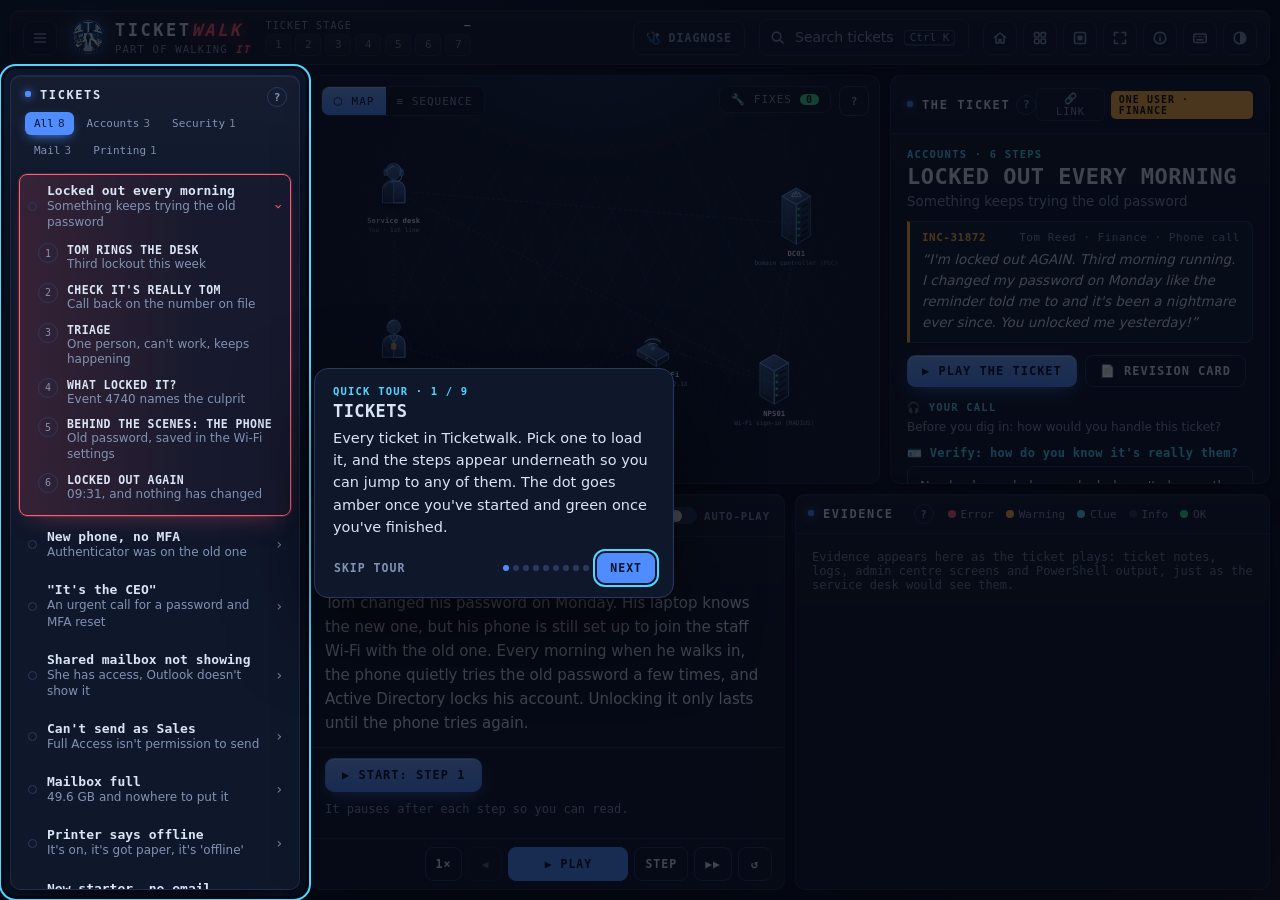
<file: ticketwalk/index.html>
<!DOCTYPE html>
<!--
  Ticketwalk: work real service desk tickets step by step, and find the fix that works.
  Created by Dean Baker. © 2026 Dean Baker. All rights reserved.
-->
<html lang="en-GB">
<head>
<meta charset="utf-8">
<meta name="viewport" content="width=device-width, initial-scale=1">
<meta http-equiv="Content-Security-Policy" content="default-src 'self'; script-src 'self'; style-src 'self' 'unsafe-inline' https://fonts.googleapis.com; font-src https://fonts.gstatic.com; img-src 'self' data:; connect-src 'self'; media-src 'self' data: blob:; object-src 'none'; base-uri 'self'; form-action 'none'">
<meta name="referrer" content="strict-origin-when-cross-origin">
<title>Ticketwalk · Work real service desk tickets step by step</title>
<meta name="author" content="Dean Baker">
<meta name="copyright" content="© 2026 Dean Baker">
<meta property="og:site_name" content="Walking IT">
<meta name="description" content="Work real service desk tickets step by step: lockouts, MFA, shared mailboxes, printers and new starters. Verify the caller, set the priority, read the evidence, try the fixes (including the ones people wrongly try first) and write the closing note. Explained in plain English.">
<meta property="og:title" content="Ticketwalk · part of Walking IT">
<meta property="og:description" content="Work real service desk tickets step by step, see what the desk would see, and find the fix that actually works. Explained in plain English.">
<meta property="og:type" content="website">
<meta property="og:url" content="https://deanobaker3-alt.github.io/walking-it-site/ticketwalk/">
<meta property="og:image" content="https://deanobaker3-alt.github.io/walking-it-site/preview.png">
<meta name="twitter:card" content="summary_large_image">
<meta name="theme-color" content="#0a1020">
<link rel="icon" type="image/png" href="../shared/brand/ticketwalk-fav.png">
<link rel="apple-touch-icon" href="../shared/brand/ticketwalk-touch.png">
<link rel="preconnect" href="https://fonts.googleapis.com">
<link rel="preconnect" href="https://fonts.gstatic.com" crossorigin>
<link href="https://fonts.googleapis.com/css2?family=IBM+Plex+Mono:wght@400;500;600&family=IBM+Plex+Sans:wght@400;500;600;700&family=Press+Start+2P&family=VT323&display=swap" rel="stylesheet">
<style>
/* ================= THEMES ================= */
:root,[data-theme="dark"]{
  --bg:#0a1020;--bg2:#0d1428;--panel:#0f172b;--panel2:#131d36;--line:#1f2c48;--line2:#2a3a5e;
  --text:#d9e4f5;--muted:#8193b2;--dim:#71839f;
  --node:#6ea8ff;--nodeFill:#6ea8ff;--red:#ff5a6e;--amber:#ffb547;--green:#3ddc97;--violet:#a98bff;--cyan:#52d6ff;
  --accent:#4f8cff;--accentText:#061226;--glow:rgba(110,168,255,.35);
  --grid:rgba(110,168,255,.06);
  --font:"IBM Plex Sans",system-ui,sans-serif;--mono:"IBM Plex Mono",ui-monospace,Menlo,monospace;--head:"IBM Plex Mono",ui-monospace,monospace;
  --r:10px;--fs:14px;--labelFs:12px;--shadowC:#000;--rimC:#cfe2ff;
}
[data-theme="light"]{
  --bg:#eef2f8;--bg2:#e6ecf5;--panel:#ffffff;--panel2:#f4f7fc;--line:#d6deea;--line2:#c2cee0;
  --text:#13223b;--muted:#5c6e8c;--dim:#627494;
  --node:#2a63d4;--nodeFill:#2a63d4;--red:#d9324a;--amber:#c27a00;--green:#14935f;--violet:#6d4fd8;--cyan:#08779f;
  --accent:#2a63d4;--accentText:#fff;--glow:rgba(42,99,212,.25);
  --grid:rgba(42,99,212,.07);--shadowC:#1b2a4a;--rimC:#ffffff;
}
[data-theme="pixel"]{
  --bg:#0d0620;--bg2:#140a2e;--panel:#160b33;--panel2:#1d0f42;--line:#3b1f7a;--line2:#5a2fb0;
  --text:#f2ecff;--muted:#a99be0;--dim:#9585d0;
  --node:#29e7ff;--nodeFill:#29e7ff;--red:#ff3b4e;--amber:#ffe14a;--green:#7dff3a;--violet:#ff3ea5;--cyan:#29e7ff;
  --accent:#ff3ea5;--accentText:#1a0620;--glow:rgba(41,231,255,.45);
  --grid:rgba(255,62,165,.08);
  --font:"VT323",ui-monospace,monospace;--mono:"VT323",ui-monospace,monospace;--head:"Press Start 2P",ui-monospace,monospace;
  --r:0px;--fs:19px;--labelFs:9px;
}
*{box-sizing:border-box}
/* keyboard focus: a clear ring on anything you can tab to */
:focus-visible{outline:2px solid var(--cyan);outline-offset:2px}
[data-theme="pixel"] :focus-visible{outline:3px solid var(--amber);outline-offset:1px}
.pal input:focus-visible{outline:none;border-bottom-color:var(--accent)}
/* light theme: darker amber where amber is used as text, for contrast */
[data-theme="light"] text.s-data,[data-theme="light"] .ab-by{fill:#9a6200;color:#9a6200}
html,body{margin:0;height:100%;background:var(--bg);color:var(--text);font:var(--fs)/1.5 var(--font);-webkit-font-smoothing:antialiased}
button{font:inherit;color:inherit;cursor:pointer;background:none;border:none}
a{color:var(--cyan)}
kbd{font:11px var(--mono);border:1px solid var(--line2);border-bottom-width:2px;border-radius:4px;padding:0 5px;color:var(--muted)}
[data-theme="pixel"] kbd{font-size:15px;border-radius:0}
::selection{background:var(--accent);color:var(--accentText)}
::-webkit-scrollbar{width:8px;height:8px}::-webkit-scrollbar-thumb{background:var(--line2);border-radius:8px}::-webkit-scrollbar-track{background:transparent}

/* pixel-theme CRT layer */
.crt{display:none;pointer-events:none;position:fixed;inset:0;z-index:90;background:repeating-linear-gradient(to bottom,rgba(0,0,0,0) 0 2px,rgba(0,0,0,.16) 2px 3px);mix-blend-mode:multiply}
.crt::after{content:"";position:absolute;inset:0;background:radial-gradient(ellipse at center,rgba(0,0,0,0) 60%,rgba(0,0,0,.45) 100%)}
[data-theme="pixel"] .crt{display:block}

/* ================= LAYOUT ================= */
#app{display:grid;height:100vh;height:100dvh;padding:10px;gap:10px;
  grid-template-columns:290px minmax(0,1fr) 380px;grid-template-rows:auto minmax(0,1fr) 260px;
  grid-template-areas:"top top top" "side stage info" "side ev ev"}
#app.nolist{grid-template-columns:0 minmax(0,1fr) 380px;column-gap:0}
#app.nolist .side{display:none}
#app.dia{grid-template-areas:"top top top" "side stage stage" "side stage stage"}
#app.dia .info,#app.dia .ev{display:none}
.card{background:var(--panel);border:1px solid var(--line);border-radius:var(--r);min-height:0;min-width:0}
[data-theme="pixel"] .card{border:3px solid var(--line2);box-shadow:4px 4px 0 #000}
.h{font:600 12px var(--head);letter-spacing:1.6px;text-transform:uppercase;color:var(--text)}
[data-theme="pixel"] .h{font-size:10px;letter-spacing:1px;color:var(--amber)}
.muted{color:var(--muted)}

/* ================= TOP BAR ================= */
.top{grid-area:top;display:flex;align-items:center;gap:14px;padding:8px 12px;flex-wrap:nowrap}
.brand{display:flex;align-items:center;gap:10px;min-width:0}
.brand .logo{width:34px;height:34px;flex:none}
.brand b{font:700 15px var(--head);letter-spacing:2px;white-space:nowrap}
.brand b i{font-style:italic;color:var(--red)}
.brand small{display:block;font:11px var(--mono);color:var(--muted);letter-spacing:.5px;white-space:nowrap}
[data-theme="pixel"] .brand b{font-size:11px;letter-spacing:1px;color:var(--cyan);text-shadow:2px 2px 0 var(--violet)}
[data-theme="pixel"] .brand b i{color:var(--amber)}
[data-theme="pixel"] .brand small{font-size:15px}
.iconbtn{width:34px;height:34px;display:grid;place-items:center;border-radius:8px;border:1px solid var(--line);color:var(--muted);flex:none;transition:all .2s}
.iconbtn:hover,.iconbtn.on{color:var(--text);border-color:var(--accent);background:var(--panel2)}
[data-theme="pixel"] .iconbtn{border-radius:0;border-width:2px}
.iconbtn .ic{width:16px;height:16px;display:block;fill:none;stroke:currentColor;stroke-width:1.6;stroke-linecap:round;stroke-linejoin:round;overflow:visible}
.iconbtn .ic .fill{fill:currentColor;stroke:none}
[data-theme="pixel"] .iconbtn .ic{stroke-width:2;stroke-linecap:square;stroke-linejoin:miter;shape-rendering:crispEdges}
[data-theme="pixel"] .iconbtn .ic rect,[data-theme="pixel"] .iconbtn .ic .fill{rx:0}
.kc{display:flex;flex-direction:column;gap:3px;min-width:0}
.kc .lab{display:flex;justify-content:space-between;gap:10px;font:10px var(--mono);color:var(--muted);letter-spacing:1.2px;text-transform:uppercase}
.kc .lab b{color:var(--text);font-weight:600}
[data-theme="pixel"] .kc .lab{font:7px var(--head);letter-spacing:.5px}
.tiles{display:flex;gap:4px}
.tile{width:26px;height:22px;border-radius:5px;border:1px solid var(--line);display:grid;place-items:center;font:11px var(--mono);color:var(--dim);transition:all .35s cubic-bezier(.2,.8,.2,1)}
.tile.seen{color:var(--muted);border-color:var(--line2);background:var(--panel2)}
.tile.on{color:var(--accentText);background:var(--red);border-color:var(--red);box-shadow:0 0 14px var(--red);transform:translateY(-1px)}
[data-theme="pixel"] .tile{border-radius:0;border-width:2px;font:8px var(--head)}
.sp{flex:1}
.search{display:flex;align-items:center;gap:10px;border:1px solid var(--line);border-radius:8px;padding:7px 10px;color:var(--muted);min-width:210px;transition:border-color .2s}
.search:hover{border-color:var(--accent);color:var(--text)}
[data-theme="pixel"] .search{border-radius:0;border-width:2px}
.search .ic{width:15px;height:15px;flex:none;fill:none;stroke:currentColor;stroke-width:1.7;stroke-linecap:round}
[data-theme="pixel"] .search .ic{stroke-width:2;stroke-linecap:square;shape-rendering:crispEdges}
[data-theme="pixel"] .search{height:34px;align-self:center}
.hud{display:none;gap:14px;font:9px var(--head);color:var(--amber);white-space:nowrap}
.hud b{color:var(--cyan)}
[data-theme="pixel"] .hud{display:flex}
.tb{display:flex;gap:6px}
.dd{position:relative}
.menu{position:absolute;right:0;top:calc(100% + 6px);z-index:60;background:var(--panel);border:1px solid var(--line2);border-radius:10px;padding:6px;min-width:200px;box-shadow:0 20px 50px rgba(0,0,0,.45);animation:pop .18s ease-out}
[data-theme="pixel"] .menu{border-radius:0;border:3px solid var(--violet);box-shadow:6px 6px 0 #000}
.menu button{display:flex;width:100%;align-items:center;gap:10px;padding:8px 10px;border-radius:7px;text-align:left}
.menu button:hover{background:var(--panel2)}
.menu button.on{color:var(--accent)}
.menu .sw{width:14px;height:14px;border-radius:4px;flex:none;border:1px solid var(--line2)}
@keyframes pop{from{opacity:0;transform:translateY(-6px) scale(.98)}to{opacity:1;transform:none}}

/* ================= SIDEBAR ================= */
.side{grid-area:side;display:flex;flex-direction:column;overflow:hidden}
.side .hd{padding:12px 14px 8px}
.ctabs{display:flex;gap:4px;flex-wrap:wrap;margin-top:10px}
.ctab{font:11px var(--mono);padding:4px 8px;border-radius:6px;color:var(--muted);border:1px solid transparent;transition:all .2s}
.ctab b{color:var(--dim);margin-left:4px;font-weight:500}
.ctab.on{background:var(--accent);color:var(--accentText)}
.ctab.on b{color:var(--accentText);opacity:.9}
[data-theme="pixel"] .ctab{font-size:15px;border-radius:0}
.alist{overflow:auto;padding:4px 8px 10px;flex:1}
.aitem{border-radius:8px;margin-bottom:4px;border:1px solid transparent;transition:background .2s,border-color .2s}
.aitem.sel{border-color:var(--red);background:linear-gradient(90deg,rgba(255,90,110,.12),transparent 70%)}
[data-theme="pixel"] .aitem{border-radius:0}
.ahead{display:flex;align-items:center;gap:10px;width:100%;padding:8px 8px;text-align:left}
.ahead:hover{background:var(--panel2);border-radius:8px}
.dot{width:9px;height:9px;border-radius:50%;flex:none;border:1px solid var(--line2);transition:all .3s}
.dot.part{background:var(--amber);border-color:var(--amber);box-shadow:0 0 8px var(--amber)}
.dot.done{background:var(--green);border-color:var(--green);box-shadow:0 0 8px var(--green)}
[data-theme="pixel"] .dot{border-radius:0}
.ahead .nm{font:600 13px var(--mono);display:block}
.ahead .sb{font-size:12px;color:var(--muted);display:block;line-height:1.35}
[data-theme="pixel"] .ahead .nm{font:9px var(--head);line-height:1.6}
[data-theme="pixel"] .ahead .sb{font-size:15px}
.chev{margin-left:auto;color:var(--dim);transition:transform .3s}
.aitem.sel .chev{transform:rotate(90deg);color:var(--red)}
.steps{list-style:none;margin:0;padding:0 8px 8px 12px;overflow:hidden}
.steps.anim{animation:slideDown .35s ease-out}
@keyframes slideDown{from{opacity:0;transform:translateY(-6px)}to{opacity:1;transform:none}}
.steps li{display:flex;gap:9px;align-items:flex-start;padding:5px 6px;border-radius:6px;cursor:pointer;transition:background .2s}
.steps li:hover{background:var(--panel2)}
.steps .n{width:20px;height:20px;border-radius:50%;border:1px solid var(--line2);flex:none;display:grid;place-items:center;font:10px var(--mono);color:var(--muted);transition:all .3s}
.steps li.done .n{background:var(--green);border-color:var(--green);color:#04130c}
.steps li.just .n{animation:tick .35s ease-out}
.steps li.cur .n{background:var(--accent);border-color:var(--accent);color:var(--accentText);box-shadow:0 0 0 4px var(--glow)}
.steps li.blk .n{background:var(--green);border-color:var(--green);color:#04130c}
.steps li.off{opacity:.35}
[data-theme="pixel"] .steps .n{border-radius:0}
@keyframes tick{0%{transform:scale(.6)}60%{transform:scale(1.2)}100%{transform:none}}
.steps .t{font:600 11.5px var(--mono);letter-spacing:.4px;text-transform:uppercase;display:block}
.steps .s{font-size:12px;color:var(--muted);display:block;line-height:1.3}
[data-theme="pixel"] .steps .t{font:8px var(--head);line-height:1.6}
[data-theme="pixel"] .steps .s{font-size:15px}

/* ================= STAGE ================= */
.stage{grid-area:stage;position:relative;overflow:hidden;display:flex;flex-direction:column}
.stage-bar{position:absolute;top:10px;left:10px;right:10px;display:flex;gap:8px;z-index:5;pointer-events:none}
.stage-bar>*{pointer-events:auto}
.seg{display:flex;border:1px solid var(--line);border-radius:8px;overflow:hidden;background:var(--panel)}
.seg button{padding:6px 11px;font:11px var(--mono);letter-spacing:1px;text-transform:uppercase;color:var(--muted);transition:all .2s}
.seg button.on{background:var(--accent);color:var(--accentText)}
[data-theme="pixel"] .seg{border-radius:0;border-width:2px}
[data-theme="pixel"] .seg button{font:8px var(--head)}
.defbtn{display:flex;align-items:center;gap:8px;padding:6px 11px;border:1px solid var(--line);border-radius:8px;background:var(--panel);font:11px var(--mono);letter-spacing:1px;text-transform:uppercase;color:var(--muted);transition:all .2s}
.defbtn:hover{border-color:var(--green);color:var(--text)}
.defbtn b{background:var(--green);color:#04130c;border-radius:10px;padding:0 6px;font-size:10px}
[data-theme="pixel"] .defbtn{border-radius:0;border-width:2px;font:8px var(--head)}
.canvas{position:relative;flex:1;min-height:0;background:radial-gradient(ellipse 90% 70% at 50% 42%,var(--panel2),var(--panel) 75%)}
/* isometric floor: two sets of lines at the same slope as the icons */
.canvas::before{content:"";position:absolute;inset:0;pointer-events:none;
  background-image:repeating-linear-gradient(63.43deg,var(--grid) 0 1px,transparent 1px 30px),repeating-linear-gradient(-63.43deg,var(--grid) 0 1px,transparent 1px 30px);
  -webkit-mask-image:radial-gradient(ellipse 75% 70% at 50% 50%,#000 30%,transparent 100%);mask-image:radial-gradient(ellipse 75% 70% at 50% 50%,#000 30%,transparent 100%)}
/* lighting: a soft key light from above, and a vignette that lets the edges fall away */
.canvas::after{content:"";position:absolute;inset:0;pointer-events:none;z-index:1;
  background:linear-gradient(90deg,var(--panel),transparent 90px,transparent calc(100% - 90px),var(--panel)),linear-gradient(180deg,transparent 30%,transparent calc(100% - 50px),var(--panel)),radial-gradient(ellipse 60% 45% at 50% -8%,color-mix(in srgb,var(--node) 14%,transparent),transparent 70%),radial-gradient(ellipse 120% 110% at 50% 50%,transparent 58%,color-mix(in srgb,var(--bg) 70%,transparent) 100%)}
[data-theme="light"] .canvas::after{background:linear-gradient(90deg,var(--panel),transparent 90px,transparent calc(100% - 90px),var(--panel)),linear-gradient(180deg,transparent 30%,transparent calc(100% - 50px),var(--panel)),radial-gradient(ellipse 60% 45% at 50% -8%,rgba(42,99,212,.08),transparent 70%),radial-gradient(ellipse 120% 110% at 50% 50%,transparent 62%,rgba(19,34,59,.07) 100%)}
[data-theme="pixel"] .canvas::before{background-image:linear-gradient(var(--grid) 1px,transparent 1px),linear-gradient(90deg,var(--grid) 1px,transparent 1px);background-size:16px 16px;-webkit-mask-image:none;mask-image:none}
[data-theme="pixel"] .canvas::after{background:linear-gradient(90deg,var(--panel),transparent 70px,transparent calc(100% - 70px),var(--panel)),linear-gradient(180deg,transparent calc(100% - 40px),var(--panel)),radial-gradient(ellipse 120% 110% at 50% 50%,transparent 60%,rgba(0,0,0,.35) 100%)}
#net{position:absolute;inset:0;width:100%;height:100%;display:block}
#seq{position:absolute;inset:48px 0 0 0;overflow:auto;display:none}
.stage.seqv #net{display:none}.stage.seqv #seq{display:block}

/* nodes */
.node .nin{animation:nodeIn .6s cubic-bezier(.2,.9,.25,1.2) both;transform-box:fill-box;transform-origin:center bottom}
@keyframes nodeIn{from{opacity:0;transform:translateY(14px) scale(.85)}to{opacity:1;transform:none}}
/* shaded isometric icons */
.node .ico polygon,.node .ico ellipse.f-top,.node .ico rect.f-s{stroke:var(--node);stroke-width:1.1;stroke-linejoin:round;stroke-opacity:.9;transition:stroke .5s}
.node .ico .f-top{fill:url(#g-top-b)}.node .ico .f-l{fill:url(#g-l-b)}.node .ico .f-r{fill:url(#g-r-b)}.node .ico .f-s{fill:url(#g-l-b)}
.node .ico .screen{fill:url(#g-scr-b);stroke:var(--node);stroke-width:.8}
.node .ico .cyl{fill:url(#g-cyl-b);stroke:none}.node .ico .cyledge{fill:none;stroke:var(--node);stroke-width:1.1}
.node .ico .band{fill:none;stroke:var(--node);stroke-width:1;stroke-opacity:.75}
.node .ico .rimring{fill:none;stroke:var(--rimC);stroke-opacity:.35;stroke-width:.8}
.node .ico .cloud{fill:url(#g-cloud-b);stroke:var(--node);stroke-width:1.3}
.node .ico .cloudback{fill:var(--node);opacity:.08}
.node .ico .cloudhl{fill:none;stroke:var(--rimC);stroke-opacity:.55;stroke-width:1.6;stroke-linecap:round}
.node .ico .bay{fill:var(--bg);fill-opacity:.55;stroke:var(--node);stroke-width:.7;stroke-opacity:.6}
.node .ico .vent{stroke:var(--node);stroke-width:.8;stroke-opacity:.45;fill:none}
.node .ico .keys{fill:var(--node);fill-opacity:.32;stroke:none}
.node .ico .pad{fill:var(--node);fill-opacity:.14;stroke:var(--node);stroke-width:.6;stroke-opacity:.5}
.node .ico .code{stroke:var(--rimC);stroke-opacity:.7;stroke-width:1.1;stroke-linecap:round;fill:none}
.node .ico .sheen{fill:url(#g-sheen);stroke:none}
.node .ico .rim{fill:none;stroke:var(--rimC);stroke-opacity:.6;stroke-width:1.1;stroke-linejoin:round;stroke-linecap:round}
.node .ico .edge{fill:none;stroke:var(--node);stroke-width:1.1;stroke-opacity:.95}
.node .ico .ant{stroke:var(--node);stroke-width:1.6;stroke-linecap:round;fill:none}
.node .ico .tip{fill:var(--node);stroke:var(--node);stroke-opacity:.3;stroke-width:4}
.node .ico .metal polygon{stroke:var(--muted);fill:var(--muted);fill-opacity:.25}
.node .ico .glyph{fill:none;stroke:var(--node);stroke-width:1.6;stroke-linecap:round;stroke-linejoin:round}
.node .ico .emb .glyph,.node .ico .crown{stroke:var(--rimC);stroke-opacity:.9;filter:drop-shadow(0 0 3px var(--node))}
.node .ico .wdot{fill:var(--rimC)}
.node .ico .warn .glyph{stroke:var(--red);stroke-width:1.8}
.node .ico .warn{animation:warnPulse 1.6s ease-in-out infinite}
@keyframes warnPulse{50%{opacity:.45}}
.node .ico .cshadow{fill:url(#g-shadow);stroke:none}
.node .ico .led{fill:var(--green);stroke:var(--green);stroke-opacity:.28;stroke-width:3.2}
.node.focus .ico .led,.node.comp .ico .led{animation:ledTw 2.6s ease-in-out infinite}
.node .ico .led.sm{stroke-width:2.2}
@keyframes ledTw{0%,100%{opacity:1}45%{opacity:1}50%{opacity:.25}55%{opacity:1}80%{opacity:.7}}
.node.hostile .ico .f-top,.node.comp .ico .f-top{fill:url(#g-top-r)}.node.hostile .ico .f-l,.node.comp .ico .f-l,.node.hostile .ico .f-s,.node.comp .ico .f-s{fill:url(#g-l-r)}.node.hostile .ico .f-r,.node.comp .ico .f-r{fill:url(#g-r-r)}
.node.hostile .ico .screen,.node.comp .ico .screen{fill:url(#g-scr-r)}.node.hostile .ico .cyl,.node.comp .ico .cyl{fill:url(#g-cyl-r)}.node.hostile .ico .cloud,.node.comp .ico .cloud{fill:url(#g-cloud-r)}
.node.comp .ico .led{fill:var(--red);stroke:var(--red);animation-duration:.9s}
[data-theme="dark"] .node.focus .ico{filter:drop-shadow(0 0 10px color-mix(in srgb,var(--node) 45%,transparent))}
[data-theme="dark"] .node.comp .ico{filter:drop-shadow(0 0 12px color-mix(in srgb,var(--red) 55%,transparent))}
[data-theme="light"] .node .ico .bay{fill:#fff;fill-opacity:.7}
[data-theme="light"] .node .ico .code{stroke:#fff;stroke-opacity:.9}
[data-theme="light"] .node .ico .rim,[data-theme="light"] .node .ico .cloudhl{stroke-opacity:.85}
[data-theme="light"] .node.focus .ico{filter:drop-shadow(0 4px 10px rgba(42,99,212,.28))}
[data-theme="light"] .node.comp .ico{filter:drop-shadow(0 4px 12px rgba(217,50,74,.35))}
.node.hostile{--node:var(--red);--nodeFill:var(--red)}
.node.comp{--node:var(--red);--nodeFill:var(--red)}
.node .halo ellipse{opacity:0;transition:opacity .5s}
.node .halo .pool{fill:url(#g-halo-b)}
.node .halo .ring{fill:none;stroke:var(--node);stroke-width:1.3;stroke-dasharray:3 7;stroke-linecap:round}
.node .halo .ring.r2{stroke-width:.8;stroke-dasharray:1 5}
.node.focus .halo .pool{opacity:.85}
.node.focus .halo .ring{opacity:.75;animation:ringSpin 9s linear infinite}
.node.focus .halo .ring.r2{opacity:.4;animation-direction:reverse;animation-duration:14s}
.node.hostile .halo .pool{fill:url(#g-halo-r)}
.node.comp .halo .pool{fill:url(#g-halo-r);opacity:1;animation:pulse 1.8s ease-in-out infinite}
.node.comp .halo .ring{stroke:var(--red);opacity:.8}
.node.comp.focus .halo .ring{animation:ringSpin 5s linear infinite}
@keyframes ringSpin{to{stroke-dashoffset:-100}}
@keyframes pulse{0%,100%{opacity:.55}50%{opacity:1}}
.node.dim{opacity:.35;transition:opacity .5s}
.node{transition:opacity .5s}
.node .nl{font:600 13px var(--mono);fill:var(--text);text-anchor:middle}
.node .ns{font:11px var(--mono);fill:var(--muted);text-anchor:middle}
[data-theme="pixel"] .node .nl{font:9px var(--head)}
[data-theme="pixel"] .node .ns{font:14px var(--mono)}
.node.bump .ico{animation:bump .45s ease-out}
@keyframes bump{0%{transform:none}35%{transform:translateY(-6px) scale(1.06)}100%{transform:none}}
.node .ico{transform-box:fill-box;transform-origin:center bottom}
.node .px rect{shape-rendering:crispEdges}
.compbadge{opacity:0;transition:opacity .4s}
.node.comp .compbadge{opacity:1}
.compbadge rect{fill:var(--red);stroke:color-mix(in srgb,var(--red) 55%,#fff);stroke-width:.8}
.compbadge text{fill:#fff;font:700 9px var(--mono);text-anchor:middle;letter-spacing:.8px}
.compbadge .bdot{fill:#fff;animation:blink 1s steps(2) infinite}
[data-theme="dark"] .node.comp .compbadge{filter:drop-shadow(0 0 5px color-mix(in srgb,var(--red) 60%,transparent))}
[data-theme="light"] .node.comp .compbadge{filter:drop-shadow(0 2px 4px rgba(217,50,74,.35))}
[data-theme="pixel"] .node.comp .compbadge{animation:blink 1.2s steps(2) infinite}
[data-theme="pixel"] .compbadge text{font:6px var(--head)}
@keyframes blink{50%{opacity:.55}}
.link{stroke:var(--line2);stroke-width:1.4;stroke-dasharray:4 6;stroke-linecap:round;fill:none;transition:stroke .4s,stroke-width .4s}
.linkglow{stroke:var(--node);stroke-width:7;stroke-linecap:round;fill:none;opacity:0;transition:opacity .5s,stroke .4s}
.link.live{stroke:var(--node);stroke-width:1.8;stroke-opacity:.9;animation:flow 1s linear infinite}
.linkglow.live{opacity:.12}
.link.live.hot,.linkglow.live.hot{stroke:var(--red)}
.linkglow.live.hot{opacity:.16}
@keyframes flow{to{stroke-dashoffset:-22}}
/* packets */
.pkt rect.card{rx:6;stroke-width:1.4}
.pkt text{font:600 11px var(--mono);fill:#fff;dominant-baseline:middle;text-anchor:middle;letter-spacing:.3px}
[data-theme="pixel"] .pkt rect.card{rx:0;stroke-width:2}
[data-theme="pixel"] .pkt text{font:8px var(--head)}
.k-bad rect.card{fill:#3a0d18;stroke:var(--red)}.k-bad .dotp{fill:var(--red)}
.k-normal rect.card{fill:#0e2346;stroke:var(--node)}.k-normal .dotp{fill:var(--node)}
.k-data rect.card{fill:#3a2a06;stroke:var(--amber)}.k-data .dotp{fill:var(--amber)}
.k-fix rect.card{fill:#06301f;stroke:var(--green)}.k-fix .dotp{fill:var(--green)}
[data-theme="light"] .pkt text{fill:#13223b}
[data-theme="light"] .k-bad rect.card{fill:#ffe5e9}[data-theme="light"] .k-normal rect.card{fill:#e4edff}[data-theme="light"] .k-data rect.card{fill:#fff2d6}[data-theme="light"] .k-fix rect.card{fill:#dcf7ea}
.pkt .pcore{fill:#fff}
.pkt .pglow{animation:pktPulse .5s ease-in-out infinite alternate}
@keyframes pktPulse{to{transform:scale(1.18)}}
.pkt .pglow{transform-box:fill-box;transform-origin:center}
.pkt rect.card{filter:drop-shadow(0 4px 10px rgba(0,0,0,.35))}
.trail{fill:none;stroke-width:2.4;stroke-linecap:round;stroke-dasharray:1;stroke-dashoffset:1;opacity:.9}
.trail.glow{stroke-width:9;opacity:.16}
.trailg{transition:opacity .6s}.trailg.fade{opacity:0}
.trail.k-bad{stroke:var(--red)}.trail.k-normal{stroke:var(--node)}.trail.k-data{stroke:var(--amber)}.trail.k-fix{stroke:var(--green)}
.ripple{fill:none;stroke-width:2;animation:ripple .9s ease-out forwards}
.ripple.k-bad{stroke:var(--red)}.ripple.k-normal{stroke:var(--node)}.ripple.k-data{stroke:var(--amber)}.ripple.k-fix{stroke:var(--green)}
@keyframes ripple{from{opacity:.9;transform:scale(.3)}to{opacity:0;transform:scale(1.8)}}
.rippleg .ripple{stroke-width:1.6}
.rippleg .ripple.r2{animation-delay:.18s;opacity:0}
.rippleg .ripple.r3{stroke-width:1;animation-duration:.7s}
.ripple{transform-box:fill-box;transform-origin:center}
.shield{animation:shieldIn .5s cubic-bezier(.2,1.4,.3,1) both;transform-box:fill-box;transform-origin:center}
.shield path{fill:var(--green);stroke:#04130c;stroke-width:1.5}
.shield text{font:700 10px var(--mono);fill:var(--green);text-anchor:middle}
[data-theme="pixel"] .shield text{font:8px var(--head)}
@keyframes shieldIn{from{opacity:0;transform:scale(.2) rotate(-20deg)}to{opacity:1;transform:none}}
.burst{fill:none;stroke:var(--green);stroke-width:3;animation:ripple 1s ease-out forwards;transform-box:fill-box;transform-origin:center}
.callout{animation:pop2 .45s cubic-bezier(.2,1.4,.3,1) both;transform-box:fill-box;transform-origin:center bottom}
.callout .cbg{fill:var(--panel2);stroke:color-mix(in srgb,var(--red) 70%,var(--line2));stroke-width:1.2;rx:8}
.callout .cbar{fill:var(--red);stroke:var(--red);stroke-opacity:.3;stroke-width:4;animation:blink 1.2s ease-in-out infinite}.callout .cptr{fill:var(--panel2);stroke:color-mix(in srgb,var(--red) 70%,var(--line2));stroke-width:1.2;stroke-linejoin:round}
.callout.good .cbg,.callout.good .cptr{stroke:color-mix(in srgb,var(--green) 70%,var(--line2))}.callout.good .cbar{fill:var(--green)}
.callout.warn .cbg,.callout.warn .cptr{stroke:color-mix(in srgb,var(--amber) 70%,var(--line2))}.callout.warn .cbar{fill:var(--amber);stroke:var(--amber)}
.callout.info .cbg,.callout.info .cptr{stroke:color-mix(in srgb,var(--cyan) 70%,var(--line2))}.callout.info .cbar{fill:var(--cyan);stroke:var(--cyan)}
[data-theme="dark"] .callout{filter:drop-shadow(0 6px 14px rgba(0,0,0,.45))}
[data-theme="light"] .callout{filter:drop-shadow(0 4px 10px rgba(19,34,59,.15))}
[data-theme="pixel"] .callout rect{fill:var(--panel);stroke:var(--red);stroke-width:2;rx:0}[data-theme="pixel"] .callout.good rect{stroke:var(--green)}
.callout text{font:600 11.5px var(--mono);fill:var(--text);text-anchor:middle;dominant-baseline:middle}
[data-theme="pixel"] .callout rect{rx:0;stroke-width:2}
[data-theme="pixel"] .callout text{font:8px var(--head)}
@keyframes pop2{from{opacity:0;transform:translateY(8px) scale(.8)}to{opacity:1;transform:none}}

/* banner */
.banner{position:absolute;left:50%;top:56px;transform:translateX(-50%);z-index:6;padding:10px 18px;border-radius:12px;font:600 13px var(--mono);letter-spacing:1px;display:flex;gap:10px;align-items:center;animation:bannerIn .5s cubic-bezier(.2,1.3,.3,1) both;white-space:nowrap;box-shadow:0 12px 40px rgba(0,0,0,.4)}
.banner.good{background:linear-gradient(180deg,#5cf0b0,var(--green));color:#04130c;box-shadow:0 10px 30px -6px rgba(61,220,151,.55),inset 0 1px 0 rgba(255,255,255,.5)}
.banner.bad{background:linear-gradient(180deg,#ff7d8d,var(--red));color:#fff;box-shadow:0 10px 30px -6px rgba(255,90,110,.55),inset 0 1px 0 rgba(255,255,255,.35)}
[data-theme="light"] .banner.good{box-shadow:0 8px 22px -8px rgba(20,147,95,.6)}[data-theme="light"] .banner.bad{box-shadow:0 8px 22px -8px rgba(217,50,74,.6)}
[data-theme="pixel"] .banner.good{background:var(--green)}[data-theme="pixel"] .banner.bad{background:var(--red)}
[data-theme="pixel"] .banner{border-radius:0;font:11px var(--head);padding:14px 20px;box-shadow:6px 6px 0 #000;animation:bannerIn .5s steps(5) both,shake .4s .5s 2}
@keyframes bannerIn{from{opacity:0;transform:translate(-50%,-16px) scale(.9)}to{opacity:1;transform:translateX(-50%)}}
@keyframes shake{25%{transform:translate(-52%,0)}75%{transform:translate(-48%,0)}}

/* sequence view */
#seq svg{display:block}
.seqhead{position:sticky;top:0;z-index:2;background:linear-gradient(var(--panel) 80%,transparent)}
.lhead rect{fill:var(--panel2);stroke:var(--line2)}
.lhead.bad rect{stroke:var(--red);fill:color-mix(in srgb,var(--red) 8%,var(--panel2))}
.lanehd{font:600 11px var(--mono);fill:var(--text);text-anchor:middle}
.lhead.bad .lanehd{fill:var(--red)}
.lanesub{font:10px var(--mono);fill:var(--muted);text-anchor:middle}
[data-theme="pixel"] .lhead rect{rx:0}
[data-theme="pixel"] .lanehd{font:15px var(--mono)}[data-theme="pixel"] .lanesub{font:13px var(--mono)}
.lane{stroke:var(--line2);stroke-dasharray:2 5}
.lane.bad{stroke:color-mix(in srgb,var(--red) 45%,var(--line2))}
.sband rect{fill:color-mix(in srgb,var(--cyan) 5%,transparent);stroke:var(--line)}
.sband.cur rect{fill:color-mix(in srgb,var(--cyan) 12%,transparent);stroke:color-mix(in srgb,var(--cyan) 50%,var(--line))}
.sstep{font:700 10.5px var(--mono);fill:var(--cyan);letter-spacing:1px}
.sstitle{font:600 12px var(--font);fill:var(--text)}
[data-theme="pixel"] .sband rect{rx:0}
[data-theme="pixel"] .sstep{font:7px var(--head);fill:var(--amber)}[data-theme="pixel"] .sstitle{font:16px var(--mono)}
.sarrow{fill:none;stroke-width:2;stroke-linecap:round}
.sarrow.draw{stroke-dasharray:1;stroke-dashoffset:1;animation:draw var(--d,1s) cubic-bezier(.4,0,.2,1) forwards}
@keyframes draw{to{stroke-dashoffset:0}}
.sarrow.headin{animation:fadeIn .15s var(--d,1s) both}
.sdot{stroke:none}
.slabel{font:600 11px var(--mono);text-anchor:middle;paint-order:stroke;stroke:var(--panel);stroke-width:5px;stroke-linejoin:round}
[data-theme="pixel"] .slabel{font:15px var(--mono)}
.slabel.draw,.sblock.draw{animation:fadeIn .6s .25s both}
.s-bad{stroke:var(--red);fill:var(--red)}.s-normal{stroke:var(--node);fill:var(--node)}.s-data{stroke:var(--amber);fill:var(--amber)}.s-fix{stroke:var(--green);fill:var(--green)}
text.s-bad,text.s-normal,text.s-data,text.s-fix{stroke:var(--panel)}
.sblock circle{fill:var(--green)}.sblock text{font:700 11px var(--mono);fill:#04130c;text-anchor:middle}
.scall rect{fill:var(--panel2);stroke:var(--red)}.scall.good rect{stroke:var(--green)}
.scall text{font:600 11px var(--mono);fill:var(--text);text-anchor:middle;dominant-baseline:middle}
[data-theme="pixel"] .scall rect{rx:0}[data-theme="pixel"] .scall text{font:15px var(--mono)}
.seqempty{position:absolute;top:130px;left:0;right:0;text-align:center;padding:0 30px}
@keyframes fadeIn{from{opacity:0}to{opacity:1}}

/* inspector */
.insp{position:absolute;inset:0;z-index:8;background:var(--panel);display:flex;flex-direction:column;animation:inspIn .35s cubic-bezier(.2,.9,.3,1) both}
@keyframes inspIn{from{opacity:0;transform:translateY(14px)}to{opacity:1;transform:none}}
.insp .ih{display:flex;gap:12px;align-items:center;padding:12px 14px;border-bottom:1px solid var(--line)}
.badge{font:600 10px var(--mono);letter-spacing:1px;text-transform:uppercase;padding:3px 8px;border-radius:5px;white-space:nowrap}
[data-theme="pixel"] .badge{border-radius:0;font:7px var(--head);padding:5px 7px}
.sev-err .badge,.badge.sev-err{background:var(--red);color:#fff}
.sev-warn .badge,.badge.sev-warn{background:var(--amber);color:#1c1300}
.sev-clue .badge,.badge.sev-clue{background:var(--cyan);color:#001a24}
.sev-info .badge,.badge.sev-info{background:var(--line2);color:var(--text)}
.sev-ok .badge,.badge.sev-ok{background:var(--green);color:#04130c}
.insp .it{min-width:0;flex:1}
.insp .it b{display:block;font:600 13.5px var(--mono);white-space:nowrap;overflow:hidden;text-overflow:ellipsis}
.insp .it span{font:11.5px var(--mono);color:var(--muted)}
[data-theme="pixel"] .insp .it b{font:9px var(--head);line-height:1.7}
[data-theme="pixel"] .insp .it span{font-size:15px}
.insp .ib{overflow:auto;padding:12px 16px 18px;display:grid;grid-template-columns:minmax(0,1.25fr) minmax(0,1fr);gap:18px}
.insp .ib.one{grid-template-columns:1fr}
.where{font:11.5px var(--mono);color:var(--muted);margin-bottom:10px}
[data-theme="pixel"] .where{font-size:15px}
.layers{display:flex;height:22px;border-radius:5px;overflow:hidden;margin-bottom:12px;font:10px var(--mono)}
.layers div{display:flex;align-items:center;justify-content:space-between;padding:0 6px;color:#04101f;font-weight:600}
.grp{border:1px solid var(--line);border-radius:8px;margin-bottom:10px;overflow:hidden}
.grp .gh{padding:7px 10px;background:var(--panel2);font:600 12px var(--mono);display:flex;justify-content:space-between;gap:10px}
.grp .gh span{color:var(--muted);font-weight:400}
[data-theme="pixel"] .grp{border-radius:0}
.fld{display:grid;grid-template-columns:130px minmax(0,1fr);gap:4px 12px;padding:7px 10px;border-top:1px solid var(--line)}
.fld:first-child{border-top:none}
.fld .fn{font:600 11.5px var(--mono);color:var(--muted)}
.fld .fv{font:12.5px var(--mono);word-break:break-word}
.fld .fm{grid-column:2;font-size:12.5px;color:var(--muted)}
[data-theme="pixel"] .fld .fn{font:7px var(--head);line-height:1.8}
[data-theme="pixel"] .fld .fv{font-size:17px}[data-theme="pixel"] .fld .fm{font-size:15px}
pre.raw{margin:0;background:#060a14;color:#cfe0ff;border:1px solid var(--line);border-radius:8px;padding:10px 12px;font:11.5px/1.55 var(--mono);white-space:pre-wrap;word-break:break-word}
[data-theme="light"] pre.raw{background:#0f1a2e}
[data-theme="pixel"] pre.raw{border-radius:0;font-size:16px;color:var(--green);background:#05020d}
.hex{font:11.5px/1.7 var(--mono);display:grid;grid-template-columns:44px 1fr auto;gap:2px 12px}
.hex .o{color:var(--dim)}.hex .a{color:var(--muted)}
[data-theme="pixel"] .hex{font-size:16px}

/* ================= INFO PANEL ================= */
.info{grid-area:info;overflow:auto;display:flex;flex-direction:column}
.info .ph{display:flex;justify-content:space-between;align-items:center;padding:12px 16px;border-bottom:1px solid var(--line);position:sticky;top:0;background:var(--panel);z-index:1}
.back{font:10.5px var(--mono);letter-spacing:1px;text-transform:uppercase;color:var(--muted);border:1px solid var(--line);border-radius:6px;padding:3px 8px}
.back:hover{color:var(--text);border-color:var(--accent)}
[data-theme="pixel"] .back{border-radius:0;font:7px var(--head);padding:5px 7px}
.ib2{padding:14px 16px 18px}
.fx-in{animation:fxIn .45s cubic-bezier(.2,.8,.2,1) both}
@keyframes fxIn{from{opacity:0;transform:translateY(10px)}to{opacity:1;transform:none}}
.kick{font:600 10.5px var(--mono);letter-spacing:1.2px;text-transform:uppercase;color:var(--cyan)}
[data-theme="pixel"] .kick{font:7px var(--head);color:var(--amber);line-height:1.8}
.ttl{font:700 22px var(--head);margin:4px 0 0;letter-spacing:.5px;text-transform:uppercase}
[data-theme="pixel"] .ttl{font-size:13px;line-height:1.6;color:var(--cyan);text-shadow:2px 2px 0 var(--violet)}
.subt{color:var(--muted);margin:2px 0 10px;font-size:13.5px}
[data-theme="pixel"] .subt{font-size:17px}
.para{margin:0 0 12px;font-size:13.5px;line-height:1.6}
[data-theme="pixel"] .para{font-size:18px;line-height:1.3}
.kv{display:grid;grid-template-columns:auto 1fr;border-top:1px solid var(--line);margin:8px 0 4px}
.kv span{padding:7px 0;border-bottom:1px solid var(--line);font-size:12.5px}
.kv span:nth-child(odd){font:600 10.5px var(--mono);letter-spacing:1px;text-transform:uppercase;color:var(--muted);padding-right:14px}
[data-theme="pixel"] .kv span{font-size:16px}[data-theme="pixel"] .kv span:nth-child(odd){font:7px var(--head);line-height:2}
.chip{display:inline-block;font:600 10px var(--mono);letter-spacing:1px;padding:3px 8px;border-radius:5px;text-transform:uppercase}
.chip.crit{background:var(--red);color:#fff}.chip.high{background:var(--amber);color:#1c1300}
[data-theme="pixel"] .chip{border-radius:0;font:7px var(--head)}
.mcard{border:1px solid var(--line);border-radius:8px;padding:8px 10px;margin:8px 0;display:flex;gap:10px;align-items:flex-start;transition:opacity .3s,border-color .3s}
.mcard.pending{opacity:.68}
.mcard .mt{font:600 10px var(--mono);letter-spacing:1px;text-transform:uppercase;padding:2px 7px;border-radius:4px;flex:none;white-space:nowrap}
.mcard .ml{font:12px var(--mono)}
.mcard .ml small{display:block;color:var(--muted);font-size:10.5px;letter-spacing:.6px;text-transform:uppercase}
[data-theme="pixel"] .mcard{border-radius:0}
[data-theme="pixel"] .mcard .mt{font:6px var(--head);border-radius:0;padding:4px}
[data-theme="pixel"] .mcard .ml{font-size:16px}[data-theme="pixel"] .mcard .ml small{font-size:13px}
.mt.k-bad{background:var(--red);color:#1a0508}[data-theme="light"] .mt.k-bad{background:#b3243a;color:#fff}[data-theme="light"] .mt.k-normal{color:#fff}.mt.k-normal{background:var(--node);color:#04101f}.mt.k-data{background:var(--amber);color:#1c1300}.mt.k-fix{background:var(--green);color:#04130c}
.box{border-radius:8px;padding:10px 12px;margin:12px 0;font-size:13px;line-height:1.55}
.box b.h2{display:block;font:600 10px var(--mono);letter-spacing:1.2px;text-transform:uppercase;margin-bottom:4px}
.box.see{background:rgba(82,214,255,.08);border:1px solid rgba(82,214,255,.35)}
.box.see b.h2{color:var(--cyan)}
.box.good{background:rgba(61,220,151,.1);border:1px solid rgba(61,220,151,.45)}
.box.good b.h2{color:var(--green)}
.box.bad{background:rgba(255,90,110,.1);border:1px solid rgba(255,90,110,.45)}
.box.bad b.h2{color:var(--red)}
[data-theme="pixel"] .box{border-radius:0;font-size:17px;line-height:1.3;border-width:2px}
[data-theme="pixel"] .box b.h2{font:7px var(--head);line-height:1.8}
.plain{border-left:3px solid var(--accent);background:color-mix(in srgb,var(--accent) 7%,transparent);border-radius:0 8px 8px 0;padding:10px 12px;margin:10px 0 4px}
.plain b.h2{display:block;font:600 10px var(--mono);letter-spacing:1.2px;text-transform:uppercase;color:var(--accent);margin-bottom:4px}
.plain p{margin:0;font-size:14.5px;line-height:1.6}
[data-theme="light"] .plain p{color:var(--text)}
[data-theme="pixel"] .plain{border-radius:0;border-left-width:4px}[data-theme="pixel"] .plain b.h2{font:7px var(--head);color:var(--violet);line-height:1.8}[data-theme="pixel"] .plain p{font-size:19px;line-height:1.3}
.gloss{margin:12px 0 4px;border:1px dashed var(--line2);border-radius:8px;padding:9px 12px}
.gloss b.h2{display:block;font:600 10px var(--mono);letter-spacing:1.2px;text-transform:uppercase;color:var(--violet);margin-bottom:4px}
.gloss dl{margin:0}.gloss dt{font:600 12px var(--mono);color:var(--text);margin-top:6px}.gloss dd{margin:1px 0 0;font-size:12.5px;color:var(--muted);line-height:1.5}
[data-theme="pixel"] .gloss{border-radius:0}[data-theme="pixel"] .gloss b.h2{font:7px var(--head);line-height:1.8}[data-theme="pixel"] .gloss dt{font:7px var(--head);line-height:1.8}[data-theme="pixel"] .gloss dd{font-size:16px}
.tech{margin:14px 0 0;border-top:1px solid var(--line);padding-top:10px}
.tech>summary{cursor:pointer;font:600 11px var(--mono);letter-spacing:1px;text-transform:uppercase;color:var(--muted);list-style:none;display:flex;gap:6px;align-items:center}
.tech>summary::-webkit-details-marker{display:none}
.tech>summary::before{content:"▸";transition:transform .2s;display:inline-block}
.tech[open]>summary::before{transform:rotate(90deg)}
.tech>summary:hover{color:var(--text)}
.tech-in{padding-top:10px}
.mono-s{font:11.5px var(--mono);color:var(--muted)}
[data-theme="pixel"] .tech>summary{font:7px var(--head)}
.ul{margin:6px 0 0;padding-left:18px}.ul li{margin:3px 0}
.defs{display:flex;flex-direction:column;gap:8px;margin-top:8px}
.def{display:flex;gap:10px;align-items:flex-start;border:1px solid var(--line);border-radius:9px;padding:9px 10px;text-align:left;width:100%;transition:all .25s}
.def:hover{border-color:var(--green)}
.def.on{border-color:var(--green);background:rgba(61,220,151,.08)}
.tg{width:34px;height:20px;border-radius:20px;background:var(--line2);position:relative;flex:none;margin-top:1px;transition:background .25s}
.tg::after{content:"";position:absolute;top:3px;left:3px;width:14px;height:14px;border-radius:50%;background:#fff;transition:transform .28s cubic-bezier(.3,1.4,.4,1)}
.def.on .tg{background:var(--green)}.def.on .tg::after{transform:translateX(14px)}
[data-theme="pixel"] .def{border-radius:0;border-width:2px}
[data-theme="pixel"] .tg,[data-theme="pixel"] .tg::after{border-radius:0}
.def .dn{font:600 12.5px var(--mono);display:block}
.def .dd2{font-size:12px;color:var(--muted);display:block}
.def .dat{font:10px var(--mono);color:var(--green);letter-spacing:.8px;text-transform:uppercase}
[data-theme="pixel"] .def .dn{font:8px var(--head);line-height:1.6}[data-theme="pixel"] .def .dd2{font-size:15px}[data-theme="pixel"] .def .dat{font:7px var(--head)}
.btn{display:inline-flex;align-items:center;gap:8px;justify-content:center;padding:8px 14px;border-radius:8px;border:1px solid var(--line2);font:600 12px var(--mono);letter-spacing:1px;text-transform:uppercase;transition:all .2s}
.btn:hover{border-color:var(--accent)}
.btn.pri{background:var(--accent);border-color:var(--accent);color:var(--accentText)}
.btn.pri:hover{filter:brightness(1.12)}
[data-theme="pixel"] .btn{border-radius:0;border-width:2px;font:8px var(--head);box-shadow:3px 3px 0 #000}
[data-theme="pixel"] .btn:active{transform:translate(2px,2px);box-shadow:1px 1px 0 #000}
.row{display:flex;gap:8px;flex-wrap:wrap;margin-top:12px}
.mitre{list-style:none;padding:0;margin:4px 0 0}
.mitre li{font:11.5px var(--mono);padding:3px 0;color:var(--muted)}
.mitre li b{color:var(--violet);font-weight:600;margin-right:6px}
[data-theme="pixel"] .mitre li{font-size:15px}

/* ================= EVIDENCE ================= */
.ev{grid-area:ev;display:flex;flex-direction:column;overflow:hidden}
.ev .eh{display:flex;align-items:center;gap:14px;padding:9px 12px;border-bottom:1px solid var(--line);flex-wrap:wrap}
.legend{display:flex;gap:12px;font:11px var(--mono);color:var(--muted);flex-wrap:wrap}
.legend i{display:inline-block;width:8px;height:8px;border-radius:50%;margin-right:5px;vertical-align:0}
[data-theme="pixel"] .legend{font-size:14px}[data-theme="pixel"] .legend i{border-radius:0}
.ctrl{display:flex;gap:6px;align-items:center;margin-left:auto}
.cbtn{height:34px;min-width:34px;padding:0 10px;border-radius:8px;border:1px solid var(--line2);display:inline-flex;align-items:center;justify-content:center;gap:7px;font:600 11.5px var(--mono);letter-spacing:1px;text-transform:uppercase;transition:all .2s}
.cbtn:hover{border-color:var(--accent)}
.cbtn.play{background:var(--accent);border-color:var(--accent);color:var(--accentText);min-width:120px}
.cbtn:disabled{opacity:.35;cursor:not-allowed}
[data-theme="pixel"] .cbtn{border-radius:0;border-width:2px;font:8px var(--head)}
.etable{overflow:auto;flex:1}
table.et{width:100%;border-collapse:collapse;font:12px var(--mono)}
.et th{position:sticky;top:0;background:var(--panel);text-align:left;font:600 10px var(--mono);letter-spacing:1.2px;color:var(--muted);text-transform:uppercase;padding:7px 10px;border-bottom:1px solid var(--line)}
.et td{padding:6px 10px;border-bottom:1px solid var(--line);white-space:nowrap}
.et td.ev-t{white-space:normal;min-width:260px}
.et tr{cursor:pointer;transition:background .2s}
.et tbody tr:hover{background:var(--panel2)}
.et tr.new{animation:rowIn .6s cubic-bezier(.2,.8,.2,1) both}
@keyframes rowIn{0%{opacity:0;transform:translateX(-14px);background:var(--glow)}60%{opacity:1;background:var(--glow)}100%{transform:none;background:transparent}}
.et .sn{color:var(--dim)}
.et .badge{font-size:9px}
[data-theme="pixel"] table.et{font-size:16px}[data-theme="pixel"] .et th{font:7px var(--head)}
.empty{padding:16px;color:var(--dim);font:12px var(--mono)}
[data-theme="pixel"] .empty{font-size:16px}

/* modal + palette */
.scrim{position:fixed;inset:0;background:rgba(3,6,14,.6);z-index:80;display:grid;place-items:start center;padding:10vh 16px 16px;animation:fadeIn .2s both}
.modal{background:var(--panel);border:1px solid var(--line2);border-radius:14px;width:min(640px,100%);box-shadow:0 30px 80px rgba(0,0,0,.5);animation:pop .25s ease-out both;overflow:hidden}
[data-theme="pixel"] .modal{border-radius:0;border:3px solid var(--violet);box-shadow:8px 8px 0 #000}
.modal .mh{display:flex;justify-content:space-between;align-items:center;padding:14px 16px;border-bottom:1px solid var(--line)}
.pal input{width:100%;background:transparent;border:none;outline:none;color:var(--text);font:15px var(--mono);padding:14px 16px;border-bottom:1px solid var(--line)}
[data-theme="pixel"] .pal input{font-size:20px}
.pres{max-height:52vh;overflow:auto;padding:6px}
.pres button{display:flex;gap:12px;width:100%;text-align:left;padding:8px 10px;border-radius:8px;align-items:baseline}
.pres button.on,.pres button:hover{background:var(--panel2)}
.pres .pk{font:600 11px var(--mono);color:var(--red);min-width:120px;flex:none}
.pres .pt{font:600 12.5px var(--mono)}.pres .pd{color:var(--muted);font-size:12.5px}
[data-theme="pixel"] .pres .pk{font:7px var(--head)}[data-theme="pixel"] .pres .pt{font-size:16px}[data-theme="pixel"] .pres .pd{font-size:15px}
.keys{display:grid;grid-template-columns:1fr 1fr;gap:4px 24px;padding:14px 18px 18px}
.keys h4{grid-column:span 1;margin:10px 0 4px;font:600 10.5px var(--mono);letter-spacing:1.2px;color:var(--muted);text-transform:uppercase}
.keys div{display:flex;justify-content:space-between;gap:10px;font-size:13px;padding:3px 0}
[data-theme="pixel"] .keys div{font-size:16px}[data-theme="pixel"] .keys h4{font:7px var(--head)}
#toasts{position:fixed;left:50%;bottom:26px;transform:translateX(-50%);z-index:85;display:flex;flex-direction:column;align-items:center;gap:8px;pointer-events:none}
.toast{background:var(--panel);border:1px solid var(--line2);padding:9px 16px;border-radius:10px;font:12px var(--mono);animation:toast 2.6s ease both;pointer-events:none}
[data-theme="pixel"] .toast{border-radius:0;font:9px var(--head);color:var(--amber);border:3px solid var(--amber);box-shadow:4px 4px 0 #000}
@keyframes toast{0%{opacity:0;transform:translateY(10px)}10%,80%{opacity:1;transform:none}100%{opacity:0;transform:translateY(-6px)}}

/* ================= MOBILE ================= */
@media (max-width:1050px){
  #app,#app.nolist,#app.dia{grid-template-columns:1fr;grid-template-rows:auto 56vh auto auto;grid-template-areas:"top" "stage" "info" "ev";height:auto;min-height:100vh;padding-bottom:70px}
  #app.dia .info,#app.dia .ev{display:flex}
  .side{position:fixed;left:0;top:0;bottom:0;width:min(330px,88vw);z-index:70;transform:translateX(-105%);transition:transform .35s cubic-bezier(.2,.8,.2,1);border-radius:0}
  .side.open{transform:none;box-shadow:20px 0 60px rgba(0,0,0,.5)}
  #app.nolist .side{display:flex}
  .kc,.search .lbl,.search kbd,.tb .hide-m,.brand small{display:none}
  .search{min-width:0}
  .info{max-height:none}
  .ev{min-height:260px}
  .ctrl{position:fixed;left:0;right:0;bottom:0;z-index:65;background:var(--panel);border-top:1px solid var(--line2);padding:10px;justify-content:center;margin:0}
}
@media (prefers-reduced-motion:reduce){*,*::before,*::after{animation-duration:.01ms!important;animation-iteration-count:1!important;transition-duration:.01ms!important}}

/* fixes after first test pass */
.banner{animation:bannerIn .5s cubic-bezier(.2,1.3,.3,1) both,bannerOut .7s 4.5s forwards}
[data-theme="pixel"] .banner{animation:bannerIn .5s steps(5) both,shake .4s .5s 2,bannerOut .5s 4.5s steps(4) forwards}
@keyframes bannerOut{to{opacity:0;transform:translate(-50%,-10px);visibility:hidden}}
.search{white-space:nowrap}
.brand>div{min-width:0;overflow:hidden}
[data-theme="pixel"] .brand small{display:none}
[data-theme="pixel"] .brand b{text-shadow:1px 1px 0 var(--violet)}
[data-theme="pixel"] .ttl{text-shadow:2px 2px 0 rgba(255,62,165,.45)}
[data-theme="pixel"] .search{font-size:17px;min-width:0}
[data-theme="pixel"] .search kbd{font-size:13px}
[data-theme="pixel"] .ahead .nm{color:var(--cyan)}
[data-theme="pixel"] .ahead .sb{font-size:16px;line-height:1.1}
[data-theme="pixel"] .ul{font-size:17px;line-height:1.2}
@media (max-width:1050px){
  .top{gap:8px;padding:8px}
  .brand b{font-size:12px;letter-spacing:1px}
  [data-theme="pixel"] .brand b{font-size:8px}
  .brand .logo{width:28px;height:28px}
  .hud{display:none!important}
  .search{padding:7px 10px}
  #toasts{bottom:78px}
}

/* ================= v2: tidier labels, pixel makeover, fun effects ================= */
.node .nl,.node .ns{paint-order:stroke;stroke:var(--panel2);stroke-width:4px;stroke-linejoin:round}
[data-theme="pixel"] .node .nl{font:20px var(--mono);fill:#fff;stroke:var(--bg);stroke-width:4px}
[data-theme="pixel"] .node .ns{font:15px var(--mono);fill:var(--muted);stroke:var(--bg);stroke-width:3px}
.node .halo path{fill:var(--node);opacity:0;transition:opacity .5s}
.node.focus .halo path{opacity:.22}
.node.comp .halo path{opacity:.32;animation:pulse 1.2s steps(2) infinite}
.pshadow{fill:#000;opacity:.5}
[data-theme="pixel"] .node .px{filter:drop-shadow(0 0 2px rgba(41,231,255,.6))}
[data-theme="pixel"] .node.hostile .px,[data-theme="pixel"] .node.comp .px{filter:drop-shadow(0 0 3px rgba(255,59,78,.8))}
.px path{shape-rendering:crispEdges}
.px .led{animation:led 1.4s steps(1) infinite}
@keyframes led{50%{opacity:.2}}
.px .pxh{display:none}
.node.comp .px .pxn{display:none}
.node.comp .px .pxh{display:inline;animation:glitch .5s steps(2) 2}
@keyframes glitch{0%{transform:translate(-3px,0)}50%{transform:translate(3px,-2px)}100%{transform:none}}
.bug .fr{display:none}
.bug .fa{display:inline;animation:frA .5s steps(1) infinite}
.bug .fb{display:inline;animation:frB .5s steps(1) infinite}
@keyframes frA{0%{opacity:1}50%{opacity:0}}
@keyframes frB{0%{opacity:0}50%{opacity:1}}
.node.happy .bug .fa,.node.happy .bug .fb,.node.dizzy .bug .fa,.node.dizzy .bug .fb{display:none}
.node.happy .bug .fh,.node.dizzy .bug .fd{display:inline}
.bug .stars{display:none;fill:var(--amber)}
.node.dizzy .bug .stars{display:inline;animation:orbit 1.2s steps(8) infinite}
@keyframes orbit{to{transform:rotate(360deg)}}
.node.happy .ico{animation:hopS .5s ease-in-out 3}
.node.dizzy .ico{animation:shakeS .45s ease-in-out 3}
@keyframes hopS{50%{transform:translateY(-7px)}}
@keyframes shakeS{25%{transform:rotate(-5deg)}75%{transform:rotate(5deg)}}
[data-theme="pixel"] .node.atk .ico{animation:bob .9s steps(2) infinite}
[data-theme="pixel"] .node.atk.happy .ico{animation:bob .3s steps(2) infinite}
[data-theme="pixel"] .node.atk.dizzy .ico{animation:wobble .8s steps(4) infinite}
@keyframes bob{50%{transform:translateY(-4px)}}
@keyframes wobble{25%{transform:rotate(-7deg)}75%{transform:rotate(7deg)}}
.pkt .cube .dotp{shape-rendering:crispEdges}
.pkt .cube .shine{fill:#fff;opacity:.85;animation:shine .3s steps(1) infinite}
@keyframes shine{50%{opacity:0}}
.dust{shape-rendering:crispEdges;animation:dust .5s steps(4) forwards;transform-box:fill-box;transform-origin:center}
.dust.k-bad{fill:var(--red)}.dust.k-normal{fill:var(--node)}.dust.k-data{fill:var(--amber)}.dust.k-fix{fill:var(--green)}
@keyframes dust{to{opacity:0;transform:scale(.25)}}
[data-theme="pixel"] .trail{stroke-width:3;stroke-linecap:butt}
[data-theme="pixel"] .trail.glow{display:none}
.part{animation:fly .9s cubic-bezier(.15,.7,.3,1) forwards}
[data-theme="pixel"] .part{animation-timing-function:steps(7);shape-rendering:crispEdges}
@keyframes fly{0%{opacity:1;transform:translate(0,0)}100%{opacity:0;transform:translate(var(--dx),var(--dy))}}
.conf{animation:fall var(--t,1.6s) cubic-bezier(.3,.1,.6,1) forwards;transform-box:fill-box;transform-origin:center}
[data-theme="pixel"] .conf{animation-timing-function:steps(14);shape-rendering:crispEdges}
@keyframes fall{0%{opacity:1;transform:translate(0,0) rotate(0)}85%{opacity:1}100%{opacity:0;transform:translate(var(--dx),var(--dy)) rotate(var(--r))}}
.floaty{font:700 13px var(--mono);text-anchor:middle;paint-order:stroke;stroke:#000;stroke-width:3px;animation:rise 1.2s ease-out forwards}
[data-theme="pixel"] .floaty{font:10px var(--head);animation-timing-function:steps(8)}
@keyframes rise{0%{opacity:0;transform:translateY(6px)}15%{opacity:1}100%{opacity:0;transform:translateY(-36px)}}
.flash{position:absolute;inset:0;pointer-events:none;z-index:4;background:radial-gradient(circle,rgba(255,59,78,0) 35%,rgba(255,59,78,.4));animation:flashA 1.2s ease-out forwards}
[data-theme="pixel"] .flash{background:rgba(255,59,78,.35);animation:flashA 1s steps(4) forwards}
@keyframes flashA{0%{opacity:0}15%{opacity:1}100%{opacity:0}}
.canvas.shake{animation:cshake .45s ease-in-out}
[data-theme="pixel"] .canvas.shake{animation:cshake .45s steps(6)}
@keyframes cshake{25%{transform:translate(-4px,2px)}50%{transform:translate(4px,-2px)}75%{transform:translate(-2px,0)}}
.hud b.bump{color:var(--amber)}

/* ================= analyst mode ================= */
.anabtn{display:flex;align-items:center;gap:8px;height:34px;padding:0 12px;border-radius:8px;border:1px solid var(--line);font:600 11.5px var(--mono);letter-spacing:1px;text-transform:uppercase;color:var(--muted);transition:all .2s;white-space:nowrap;flex:none}
.anabtn:hover{color:var(--text);border-color:var(--violet);background:var(--panel2)}
.anabtn.on{background:var(--violet);border-color:var(--violet);color:#fff}
[data-theme="pixel"] .anabtn{border-radius:0;border-width:2px;font:8px var(--head)}
#app.ana .stage-bar{display:none}
.case{position:absolute;inset:0;z-index:7;display:flex;flex-direction:column;background:radial-gradient(ellipse at 50% 30%,var(--panel2),var(--panel) 75%);animation:inspIn .35s both}
.case-h{display:flex;align-items:center;gap:12px;padding:12px 14px;border-bottom:1px solid var(--line);flex-wrap:wrap}
.case .tag{font:11px var(--mono);color:var(--muted);letter-spacing:1px;text-transform:uppercase}
[data-theme="pixel"] .case .tag{font:14px var(--mono);color:var(--red)}
.case-b{flex:1;min-height:0;display:grid;grid-template-columns:230px minmax(0,1fr);gap:18px;padding:16px}
.radar-wrap{display:flex;flex-direction:column;align-items:center;gap:10px}
.radar{position:relative;width:200px;height:200px;border-radius:50%;border:1px solid var(--line2);background:repeating-radial-gradient(circle,transparent 0 24px,var(--line) 24px 25px);overflow:hidden;box-shadow:inset 0 0 30px rgba(61,220,151,.12)}
.radar::before{content:"";position:absolute;inset:0;border-radius:50%;background:conic-gradient(from 0deg,transparent 0deg,rgba(61,220,151,.38) 48deg,transparent 50deg);animation:sweep 2.6s linear infinite}
.radar::after{content:"";position:absolute;left:50%;top:0;bottom:0;border-left:1px solid var(--line);opacity:.7}
@keyframes sweep{to{transform:rotate(360deg)}}
[data-theme="pixel"] .radar{border:3px solid var(--green);box-shadow:0 0 0 3px #000,inset 0 0 0 2px #000}
[data-theme="pixel"] .radar::before{animation:sweep 2.4s steps(16) infinite}
.radar-cap{font:11px var(--mono);color:var(--muted);text-align:center}
[data-theme="pixel"] .radar-cap{font:14px var(--mono)}
.blip{position:absolute;width:9px;height:9px;border-radius:50%;transform:translate(-50%,-50%);animation:blipIn .6s ease-out both}
[data-theme="pixel"] .blip{border-radius:0}
.blip.sev-err{background:var(--red);box-shadow:0 0 10px var(--red)}.blip.sev-warn{background:var(--amber);box-shadow:0 0 10px var(--amber)}.blip.sev-clue{background:var(--cyan)}.blip.sev-info{background:var(--line2)}
@keyframes blipIn{0%{transform:translate(-50%,-50%) scale(3);opacity:0}100%{transform:translate(-50%,-50%) scale(1);opacity:1}}
.feed{overflow:auto;display:flex;flex-direction:column;gap:8px;min-height:0;padding-right:4px}
.clue{display:grid;grid-template-columns:auto minmax(0,1fr);gap:4px 12px;align-items:center;text-align:left;border:1px solid var(--line);border-radius:10px;padding:10px 12px;background:var(--panel);transition:border-color .2s,transform .2s}
.clue:hover{border-color:var(--accent);transform:translateX(2px)}
.clue.new{animation:clueIn .55s cubic-bezier(.2,.9,.3,1.25) both}
@keyframes clueIn{from{opacity:0;transform:translateY(-14px) scale(.96)}to{opacity:1;transform:none}}
.clue .ct{font:600 12.5px var(--mono)}
.clue .cs{grid-column:2;font:11px var(--mono);color:var(--muted)}
[data-theme="pixel"] .clue{border-radius:0;border-width:2px}
[data-theme="pixel"] .clue .ct{font-size:17px}[data-theme="pixel"] .clue .cs{font-size:14px}
.case-f{display:flex;align-items:center;gap:12px;padding:10px 14px;border-top:1px solid var(--line);font:12px var(--mono);color:var(--muted);flex-wrap:wrap}
.case-f b{color:var(--text)}
[data-theme="pixel"] .case-f{font-size:15px}
.qsec{margin:16px 0}
.qsec.locked{opacity:.35}
.qhint{font-size:12px;margin:2px 0 6px}
[data-theme="pixel"] .qhint{font-size:15px}
.qopt{display:block;width:100%;text-align:left;border:1px solid var(--line2);border-radius:8px;padding:9px 12px;margin:6px 0;font-size:13px;transition:all .2s}
.qopt small{display:block;color:var(--muted);font-size:11.5px}
.qopt:hover:not(:disabled){border-color:var(--accent);background:var(--panel2);transform:translateX(2px)}
.qopt:disabled{cursor:default}
.qopt.ok{border-color:var(--green);background:rgba(61,220,151,.13);animation:popOk .4s ease-out}
.qopt.bad{border-color:var(--red);background:rgba(255,90,110,.13);animation:popBad .4s ease-out}
@keyframes popOk{40%{transform:scale(1.03)}}
@keyframes popBad{25%{transform:translateX(-5px)}75%{transform:translateX(5px)}}
.qopt .qx{float:right;font:10.5px var(--mono);color:var(--muted);margin-left:8px}
[data-theme="pixel"] .qopt{border-radius:0;border-width:2px;font-size:17px}
[data-theme="pixel"] .qopt small{font-size:14px}

/* ================= detection queries ================= */
.qbox{border:1px solid var(--line);border-radius:8px;margin:12px 0;overflow:hidden}
.qbox summary{cursor:pointer;padding:9px 12px;font:600 11px var(--mono);letter-spacing:1px;text-transform:uppercase;color:var(--violet);list-style:none}
.qbox summary::-webkit-details-marker{display:none}
.qbox summary::before{content:"▸ "}.qbox[open] summary::before{content:"▾ "}
.qbox summary .muted{text-transform:none;letter-spacing:0;font-weight:400}
.qtabs{display:flex;gap:6px;padding:0 12px 8px;align-items:center;flex-wrap:wrap}
.qtab{font:11px var(--mono);padding:3px 8px;border-radius:6px;border:1px solid var(--line2);color:var(--muted)}
.qtab.on{background:var(--violet);border-color:var(--violet);color:#fff}
.qcopy{margin-left:auto;font:600 11px var(--mono);color:var(--cyan)}
pre.q{margin:0 12px;background:#060a14;color:#cfe0ff;border:1px solid var(--line);border-radius:6px;padding:10px;font:11px/1.55 var(--mono);white-space:pre;overflow:auto;max-height:280px}
[data-theme="light"] pre.q{background:#0f1a2e}
.qnote{padding:8px 12px 10px;font-size:11.5px;color:var(--muted)}
[data-theme="pixel"] .qbox{border-radius:0;border-width:2px}
[data-theme="pixel"] .qbox summary{font:8px var(--head);color:var(--violet)}
[data-theme="pixel"] .qtab,[data-theme="pixel"] .qcopy{font-size:15px;border-radius:0}
[data-theme="pixel"] pre.q{font-size:15px;color:var(--green);background:#05020d;border-radius:0}
[data-theme="pixel"] .qnote{font-size:14px}

/* ================= revision card + about ================= */
.modal.wide{width:min(860px,100%)}
.rcard{margin:16px;padding:20px 22px;border-radius:12px;background:#fbfcfe;color:#13223b;font:13px/1.5 "IBM Plex Sans",system-ui,sans-serif}
.rc-top{display:flex;justify-content:space-between;gap:16px;align-items:flex-start;border-bottom:2px solid #13223b;padding-bottom:10px}
.rc-kick{font:600 10.5px "IBM Plex Mono",monospace;letter-spacing:1.4px;text-transform:uppercase;color:#d9324a}
.rc-title{font:700 24px "IBM Plex Mono",monospace;text-transform:uppercase;letter-spacing:.5px}
.rc-sub{color:#5c6e8c}
.rc-brand{font:700 11px "IBM Plex Mono",monospace;letter-spacing:2px;color:#2a63d4;white-space:nowrap}
.rc-sum{margin:12px 0}
.rc-grid{display:grid;grid-template-columns:1fr 1fr;gap:14px 22px}
.rc-grid h4{margin:0 0 4px;font:600 11px "IBM Plex Mono",monospace;letter-spacing:1.2px;text-transform:uppercase;color:#2a63d4}
.rc-grid ol,.rc-grid ul{margin:0;padding-left:18px}.rc-grid li{margin:2px 0}
.rc-grid li span{color:#5c6e8c;font-size:12px}
.rc-foot{display:flex;flex-wrap:wrap;gap:6px 20px;margin-top:14px;padding-top:8px;border-top:1px solid #d6deea;font:11.5px "IBM Plex Mono",monospace;color:#5c6e8c}
.rc-actions{display:flex;gap:8px;align-items:center;flex-wrap:wrap;padding:0 16px 16px}
.small{font-size:12px}
.about{padding:18px 20px 20px}
.ab-brand{font:700 22px var(--head);letter-spacing:2px}.ab-brand i{color:var(--red)}
[data-theme="pixel"] .ab-brand{font-size:16px;color:var(--cyan);text-shadow:2px 2px 0 var(--violet)}
.ab-by{font:600 12px var(--mono);color:var(--amber);letter-spacing:1px;text-transform:uppercase;margin:4px 0 10px}
[data-theme="pixel"] .ab-by{font:9px var(--head)}
.about p,.about li{font-size:13.5px;line-height:1.6}
[data-theme="pixel"] .about p,[data-theme="pixel"] .about li{font-size:18px;line-height:1.25}
.about ul{padding-left:18px}
@media print{
  body.printing{background:#fff!important}
  body.printing #app,body.printing .crt,body.printing #toasts,body.printing .mh,body.printing .rc-actions{display:none!important}
  body.printing .scrim{position:static;background:none;padding:0;display:block;animation:none}
  body.printing .modal{box-shadow:none;border:none;width:100%;max-width:none;background:#fff;animation:none}
  body.printing .rcard{margin:0;padding:0}
}
@media (max-width:1050px){
  .anabtn span{display:none}
  #keysBtn{display:none}
  .anabtn{padding:0 9px}
  .case-b{grid-template-columns:1fr}
  .radar-wrap{flex-direction:row;justify-content:center}
  .radar{width:120px;height:120px}
  .rc-grid{grid-template-columns:1fr}
}
/* wordmark: TICKETWALK with the maker underneath */
.brand b{display:block;line-height:1.2;font-size:17px;letter-spacing:2.5px}.brand b i{display:inline;padding-right:2px}
.brand small{display:none}
.brand small.by{display:block;font:500 10.5px var(--mono);letter-spacing:1.2px;color:var(--muted);margin-top:3px;text-transform:uppercase}
[data-theme="pixel"] .brand b{font-size:12px;line-height:1.5}
[data-theme="pixel"] .brand small.by{display:block;font:7px var(--head);letter-spacing:.5px;color:var(--amber);margin-top:4px}
@media (max-width:1400px){[data-theme="pixel"] .search .lbl,[data-theme="pixel"] .search kbd{display:none}}
@media (max-width:1250px){[data-theme="pixel"] .anabtn span{display:none}[data-theme="pixel"] .anabtn{padding:0 9px}}
@media (max-width:1180px){.search .lbl,.search kbd{display:none}.search{min-width:0}}
.brand{flex:none}
@media (max-width:480px){.brand{flex:0 1 auto}.brand .logo{display:none}.brand b{font-size:10px;letter-spacing:.5px}[data-theme="pixel"] .brand b{font-size:6px;line-height:1.8;letter-spacing:0}}
.seg button,.defbtn{white-space:nowrap}
@media (max-width:480px){
  .brand b{font-size:13px;letter-spacing:1.5px}.brand small.by{font-size:9px;letter-spacing:.8px}
  [data-theme="pixel"] .brand b{font-size:7px;line-height:1.7;letter-spacing:0}[data-theme="pixel"] .top .iconbtn,[data-theme="pixel"] .top .anabtn,[data-theme="pixel"] .top .search{width:30px;height:30px;padding:0;display:grid;place-items:center;gap:0}[data-theme="pixel"] .brand small.by{font-size:5.5px;letter-spacing:0}
  .seg button{padding:6px 8px;letter-spacing:.5px}.defbtn{padding:6px 8px;letter-spacing:.5px}
  [data-theme="pixel"] .seg button,[data-theme="pixel"] .defbtn{font-size:6.5px;padding:6px 7px}
}
.why{margin-top:8px;line-height:1.5}
.why b{display:inline;margin:0}
[data-theme="pixel"] .why b{color:var(--amber)}

/* =====================================================================
   4K POLISH LAYER: lighting, depth and micro-interactions.
   Visual-only (colour, light, shadow, motion); sizes live in the rules above.
   ===================================================================== */
/* ambient light behind the panels */
body[data-theme="dark"]{background:radial-gradient(1100px 700px at 8% -12%,rgba(79,140,255,.13),transparent 62%),radial-gradient(900px 640px at 104% 112%,rgba(255,90,110,.08),transparent 60%),radial-gradient(700px 500px at 60% 40%,rgba(169,139,255,.04),transparent 70%),var(--bg);background-attachment:fixed}
body[data-theme="light"]{background:radial-gradient(1100px 700px at 8% -12%,rgba(42,99,212,.10),transparent 62%),radial-gradient(900px 640px at 104% 112%,rgba(217,50,74,.06),transparent 60%),var(--bg);background-attachment:fixed}
/* panels: a lit top edge and a soft drop */
[data-theme="dark"] .card{background:linear-gradient(180deg,rgba(255,255,255,.028),rgba(255,255,255,0) 140px),var(--panel);border-color:rgba(120,150,210,.14);box-shadow:inset 0 1px 0 rgba(255,255,255,.05),0 22px 44px -26px rgba(0,0,0,.85),0 2px 6px -2px rgba(0,0,0,.4)}
[data-theme="light"] .card{border-color:#d9e1ee;box-shadow:inset 0 1px 0 #fff,0 1px 2px rgba(19,34,59,.05),0 16px 36px -22px rgba(19,34,59,.22)}
/* section headings get a small lit marker */
[data-theme="dark"] .h,[data-theme="light"] .h{position:relative}
.side .hd>.h::before,.info .ph>.h::before,.ev .eh>.h::before{content:"";display:inline-block;width:6px;height:6px;border-radius:2px;margin-right:9px;vertical-align:2px;background:var(--accent);box-shadow:0 0 8px var(--accent)}
[data-theme="pixel"] .side .hd>.h::before,[data-theme="pixel"] .info .ph>.h::before,[data-theme="pixel"] .ev .eh>.h::before{border-radius:0;box-shadow:none;background:var(--amber)}
/* brand */
[data-theme="dark"] .brand .logo{filter:drop-shadow(0 0 10px rgba(110,168,255,.4))}
[data-theme="dark"] .brand b i{text-shadow:0 0 14px rgba(255,90,110,.55)}
/* kill-chain tiles */
[data-theme="dark"] .tile,[data-theme="light"] .tile{background:linear-gradient(180deg,rgba(255,255,255,.03),transparent)}
[data-theme="dark"] .tile.seen{background:linear-gradient(180deg,#1b2846,#141e36);border-color:#2f4370;color:#9fb3d6}
.tile.on{background:linear-gradient(180deg,#ff7d8d,var(--red))!important;animation:tileGlow 1.8s ease-in-out infinite}
@keyframes tileGlow{50%{box-shadow:0 0 22px var(--red),0 0 4px var(--red)}}
[data-theme="pixel"] .tile.on{background:var(--red)!important;animation:none}
/* buttons */
.btn,.iconbtn,.anabtn,.search,.back,.ctab,.seg button,.defbtn,.def,.ahead,.steps li,.menu button{transition:background .2s,border-color .2s,color .2s,box-shadow .25s,transform .15s}
.btn:active,.iconbtn:active,.anabtn:active,.back:active,.def:active,.seg button:active{transform:translateY(1px) scale(.98)}
[data-theme="dark"] .btn.pri,[data-theme="light"] .btn.pri{background:linear-gradient(180deg,color-mix(in srgb,var(--accent) 80%,#fff),var(--accent));box-shadow:inset 0 1px 0 rgba(255,255,255,.35),0 6px 18px -6px color-mix(in srgb,var(--accent) 80%,transparent)}
[data-theme="dark"] .btn.pri:hover,[data-theme="light"] .btn.pri:hover{filter:none;box-shadow:inset 0 1px 0 rgba(255,255,255,.4),0 8px 24px -6px var(--accent)}
[data-theme="dark"] .iconbtn:hover,[data-theme="dark"] .search:hover,[data-theme="dark"] .back:hover{box-shadow:0 0 0 3px rgba(79,140,255,.12)}
[data-theme="dark"] .anabtn:hover{box-shadow:0 0 0 3px rgba(169,139,255,.14)}
[data-theme="dark"] .anabtn.on{background:linear-gradient(180deg,#bba3ff,var(--violet));box-shadow:0 6px 18px -6px var(--violet)}
[data-theme="dark"] .seg,[data-theme="dark"] .defbtn{background:rgba(15,23,43,.9)}
[data-theme="light"] .seg,[data-theme="light"] .defbtn{background:rgba(255,255,255,.94)}
[data-theme="dark"] .seg button.on,[data-theme="light"] .seg button.on{background:linear-gradient(180deg,color-mix(in srgb,var(--accent) 80%,#fff),var(--accent));box-shadow:inset 0 1px 0 rgba(255,255,255,.3)}
.ctab.on{box-shadow:0 4px 12px -4px var(--accent)}
[data-theme="pixel"] .ctab.on{box-shadow:none}
/* sidebar */
[data-theme="dark"] .aitem.sel{background:linear-gradient(90deg,rgba(255,90,110,.16),rgba(255,90,110,.03) 70%);box-shadow:0 0 0 1px rgba(255,90,110,.2),0 10px 24px -14px rgba(255,90,110,.5)}
[data-theme="light"] .aitem.sel{background:linear-gradient(90deg,rgba(217,50,74,.08),transparent 70%)}
.ahead:hover .chev{transform:translateX(2px);color:var(--text)}
.aitem.sel .ahead:hover .chev{transform:rotate(90deg)}
/* info panel */
[data-theme="dark"] .info .ph,[data-theme="dark"] .et th{background:linear-gradient(180deg,#121b33,var(--panel))}
[data-theme="dark"] .plain{background:linear-gradient(90deg,rgba(79,140,255,.12),rgba(79,140,255,.03));box-shadow:inset 0 0 0 1px rgba(79,140,255,.12)}
[data-theme="dark"] .box.see{background:linear-gradient(180deg,rgba(82,214,255,.09),rgba(82,214,255,.04));box-shadow:0 8px 24px -16px rgba(82,214,255,.45)}
[data-theme="dark"] .box.good{box-shadow:0 8px 24px -16px rgba(61,220,151,.5)}
[data-theme="dark"] .mcard{background:linear-gradient(180deg,rgba(255,255,255,.025),transparent)}
.mcard:not(.pending){animation:mcIn .4s cubic-bezier(.2,.8,.2,1) both}
@keyframes mcIn{from{opacity:.4;transform:translateX(-4px)}to{opacity:1;transform:none}}
[data-theme="dark"] .def.on{box-shadow:0 0 0 1px rgba(61,220,151,.25),0 10px 24px -14px rgba(61,220,151,.55)}
.def:hover{transform:translateY(-1px)}
[data-theme="dark"] .gloss{background:rgba(169,139,255,.04)}
/* evidence table: a severity rail on each row */
.et tbody tr td:first-child{box-shadow:inset 3px 0 0 var(--rail,transparent)}
.et tr.sev-err{--rail:var(--red)}.et tr.sev-warn{--rail:var(--amber)}.et tr.sev-clue{--rail:var(--cyan)}.et tr.sev-info{--rail:var(--line2)}.et tr.sev-ok{--rail:var(--green)}
[data-theme="dark"] .et tbody tr:hover{background:linear-gradient(90deg,rgba(79,140,255,.1),rgba(79,140,255,.02))}
[data-theme="dark"] .et tr.new td{animation:rowFlash 1.6s ease-out}
@keyframes rowFlash{0%{background:rgba(79,140,255,.18)}100%{background:transparent}}
[data-theme="dark"] .badge{box-shadow:inset 0 1px 0 rgba(255,255,255,.25)}
[data-theme="dark"] .sev-err .badge,[data-theme="dark"] .badge.sev-err{box-shadow:inset 0 1px 0 rgba(255,255,255,.25),0 0 12px -2px rgba(255,90,110,.6)}
/* modals, palette, menus, toasts */
.scrim{backdrop-filter:blur(6px) saturate(1.1);-webkit-backdrop-filter:blur(6px) saturate(1.1)}
[data-theme="dark"] .modal,[data-theme="dark"] .menu{background:linear-gradient(180deg,rgba(255,255,255,.035),transparent 160px),var(--panel);border-color:rgba(120,150,210,.2);box-shadow:inset 0 1px 0 rgba(255,255,255,.06),0 40px 90px -20px rgba(0,0,0,.75)}
.modal{animation:modalIn .32s cubic-bezier(.2,1,.3,1) both}
@keyframes modalIn{from{opacity:0;transform:translateY(10px) scale(.97)}to{opacity:1;transform:none}}
[data-theme="pixel"] .modal{animation:pop .25s steps(4) both}
[data-theme="dark"] .toast{background:rgba(19,29,54,.92);backdrop-filter:blur(8px);box-shadow:0 14px 34px -12px rgba(0,0,0,.7)}
[data-theme="dark"] .insp{background:linear-gradient(180deg,rgba(255,255,255,.03),transparent 120px),var(--panel)}
/* scrollbars */
::-webkit-scrollbar-thumb{background:linear-gradient(180deg,var(--line2),var(--line));border:2px solid transparent;background-clip:padding-box}
::-webkit-scrollbar-thumb:hover{background:var(--muted);background-clip:padding-box;border:2px solid transparent}
[data-theme="pixel"] ::-webkit-scrollbar-thumb{border-radius:0;background:var(--violet)}
/* node labels: a crisper halo on hi-dpi screens */
[data-theme="dark"] .node .nl{letter-spacing:.2px}
[data-theme="dark"] .node.focus .nl,[data-theme="dark"] .node.comp .nl{fill:#fff}

/* ---- pixel theme: sprite depth, phosphor glow, synthwave horizon ---- */
[data-theme="pixel"] .node .px{filter:drop-shadow(3px 3px 0 rgba(0,0,0,.55))}
[data-theme="pixel"] .node.focus .px{filter:drop-shadow(3px 3px 0 rgba(0,0,0,.55)) drop-shadow(0 0 3px rgba(41,231,255,.55))}
[data-theme="pixel"] .node.hostile .px,[data-theme="pixel"] .node.comp .px{filter:drop-shadow(3px 3px 0 rgba(0,0,0,.55)) drop-shadow(0 0 4px rgba(255,59,78,.85))}
[data-theme="pixel"] .node.dim .px{filter:drop-shadow(3px 3px 0 rgba(0,0,0,.4))}
[data-theme="pixel"] .canvas{background:linear-gradient(180deg,transparent 55%,rgba(255,62,165,.10) 85%,rgba(41,231,255,.10)),radial-gradient(ellipse 90% 70% at 50% 42%,var(--panel2),var(--panel) 75%)}
[data-theme="pixel"] .ttl,[data-theme="pixel"] .brand b{text-shadow:-1px 0 rgba(255,62,165,.8),1px 0 rgba(41,231,255,.8),2px 2px 0 var(--violet)}
[data-theme="pixel"] .h,[data-theme="pixel"] .kick,[data-theme="pixel"] .hud{text-shadow:0 0 8px currentColor}
[data-theme="pixel"] .btn.pri,[data-theme="pixel"] .seg button.on{box-shadow:3px 3px 0 #000}
[data-theme="pixel"] .btn:active,[data-theme="pixel"] .iconbtn:active,[data-theme="pixel"] .seg button:active{transform:translate(2px,2px);box-shadow:1px 1px 0 #000}
[data-theme="pixel"] .tile.on{box-shadow:0 0 0 2px #000,0 0 14px var(--red)}
[data-theme="pixel"] .aitem.sel{box-shadow:4px 4px 0 rgba(0,0,0,.5)}
/* ---- sequence view: lit lane cards, glowing arrows ---- */
[data-theme="dark"] .lhead rect{fill:url(#seqCard);stroke:rgba(120,150,210,.25)}
[data-theme="dark"] .lhead.bad rect{fill:url(#seqCardBad);stroke:rgba(255,90,110,.55)}
[data-theme="dark"] .sband.cur rect{fill:url(#seqBand)}
[data-theme="dark"] .sarrow{filter:drop-shadow(0 0 4px currentColor)}
[data-theme="dark"] .sarrow.s-bad{color:rgba(255,90,110,.6)}[data-theme="dark"] .sarrow.s-normal{color:rgba(110,168,255,.55)}[data-theme="dark"] .sarrow.s-data{color:rgba(255,181,71,.55)}[data-theme="dark"] .sarrow.s-fix{color:rgba(61,220,151,.6)}
[data-theme="dark"] .sdot{filter:drop-shadow(0 0 4px currentColor)}
[data-theme="dark"] .scall rect{filter:drop-shadow(0 6px 14px rgba(0,0,0,.5))}
[data-theme="light"] .lhead rect{filter:drop-shadow(0 2px 4px rgba(19,34,59,.08))}

/* ================= Packetwalk additions ================= */
.tile.on{background:var(--accent);border-color:var(--accent);box-shadow:0 0 14px var(--glow)}
.tile.bad{color:#fff;background:var(--red);border-color:var(--red);box-shadow:0 0 14px var(--red)}
.steps li.fail .n{background:var(--red);border-color:var(--red);color:#fff}
.box.warn{background:rgba(255,181,71,.1);border:1px solid rgba(255,181,71,.5)}
.box.warn b.h2{color:var(--amber)}
[data-theme="light"] .box.warn b.h2{color:#9a6200}
[data-theme="pixel"] .callout.warn rect{stroke:var(--amber)}
.scall.warn rect{stroke:var(--amber)}
.lostx .lx-bg{fill:var(--red)}
.lostx path{stroke:#fff;stroke-width:2.6;stroke-linecap:round;fill:none}
.lostx .burstx{fill:none;stroke:var(--red);stroke-width:3;animation:ripple 1s ease-out forwards;transform-box:fill-box;transform-origin:center}
.lostx text{font:700 10px var(--mono);fill:var(--red);text-anchor:middle;paint-order:stroke;stroke:var(--panel2);stroke-width:4px;stroke-linejoin:round}
[data-theme="pixel"] .lostx text{font:8px var(--head)}
.lostx{animation:shieldIn .5s cubic-bezier(.2,1.4,.3,1) both;transform-box:fill-box;transform-origin:center}
.sblock.lost circle{fill:var(--red)}
.sblock.lost text{fill:#fff}
.node.ghost{opacity:.55}
body:not([data-theme="pixel"]) .node.ghost .ico polygon,body:not([data-theme="pixel"]) .node.ghost .ico path,body:not([data-theme="pixel"]) .node.ghost .ico ellipse,body:not([data-theme="pixel"]) .node.ghost .ico rect,body:not([data-theme="pixel"]) .node.ghost .ico line,body:not([data-theme="pixel"]) .node.ghost .ico polyline{stroke-dasharray:3 3;fill:none!important}
[data-theme="pixel"] .node.ghost .px{opacity:.3;filter:none!important}
.node.ghost .ico .cshadow,.node.ghost .ico .led,.node.ghost .ico .sheen,.node.ghost .ico .keys,.node.ghost .ico .code{display:none}
.node.ghost .ico{filter:none!important}
.node.ghost .nl{fill:var(--muted)}
.lhead.ghost rect{stroke-dasharray:4 3}
.lhead.ghost .lanehd{fill:var(--muted)}
.lane.ghost{opacity:.5}
.ticket{border:1px solid var(--line2);border-left:3px solid var(--amber);border-radius:0 8px 8px 0;background:var(--panel2);padding:9px 12px;margin:10px 0 6px}
.ticket .tk-h{display:flex;justify-content:space-between;gap:10px;font:11px var(--mono);color:var(--muted);letter-spacing:.5px;flex-wrap:wrap}
.ticket .tk-h b{color:var(--amber);font-weight:600}
[data-theme="light"] .ticket .tk-h b{color:#9a6200}
.ticket p{margin:5px 0 0;font-size:13.5px;line-height:1.55;font-style:italic}
[data-theme="pixel"] .ticket{border-radius:0;border-width:2px;border-left-width:4px}
[data-theme="pixel"] .ticket .tk-h{font-size:14px}[data-theme="pixel"] .ticket p{font-size:18px;line-height:1.25}
.def .dat{color:var(--muted)}
.def.ok .dat{color:var(--green)}
.def.no .dat{color:var(--amber)}
[data-theme="light"] .def.no .dat{color:#9a6200}
.answer{margin:12px 0 0;border:1px dashed var(--line2);border-radius:8px;padding:8px 12px}
.answer>summary{cursor:pointer;font:600 11px var(--mono);letter-spacing:1px;text-transform:uppercase;color:var(--amber);list-style:none}
.answer>summary::-webkit-details-marker{display:none}
[data-theme="light"] .answer>summary{color:#9a6200}
[data-theme="pixel"] .answer{border-radius:0}[data-theme="pixel"] .answer>summary{font:7px var(--head)}
.answer[open]>summary{margin-bottom:6px}
[data-theme="pixel"] .callout.info rect,.scall.info rect{stroke:var(--cyan)}
[data-theme="pixel"] .callout.info rect,[data-theme="pixel"] .scall.info rect{stroke:var(--amber)}

/* ---- Packetwalk extras in the 4K style ---- */
.node .ico .paper{fill:#fff;fill-opacity:.85;stroke:var(--node);stroke-width:.8}
[data-theme="light"] .node .ico .paper{fill-opacity:1}
.node .ico .mortar{stroke:var(--node);stroke-width:.9;stroke-opacity:.55;fill:none}
.node .ico .flame{stroke:var(--amber);fill:var(--amber);fill-opacity:.35;filter:drop-shadow(0 0 3px var(--amber))}
.node.comp .ico .flame{stroke:var(--rimC)}
.lostx .lxglow{fill:var(--red);opacity:.16;animation:sglow 1.4s ease-in-out infinite}
[data-theme="dark"] .lostx{filter:drop-shadow(0 0 10px rgba(255,90,110,.55))}
[data-theme="dark"] .lostx .lx-bg{fill:url(#g-lost)}
[data-theme="dark"] .node.ghost .halo .pool{opacity:0}

/* ================= Ticketwalk additions ================= */
/* people: users, the service desk agent and a hostile caller */
.node .ico path.body{stroke:var(--node);stroke-width:1.1;stroke-linejoin:round;stroke-opacity:.9}
.node .ico .head{stroke:var(--node);stroke-width:1.1}
.node .ico .tag{fill:var(--amber);fill-opacity:.85;stroke:var(--amber);stroke-width:.8}
.node .ico .hsp{fill:var(--node);fill-opacity:.55;stroke:var(--node);stroke-width:.9}
.node.comp .ico .tag{fill:var(--rimC)}
[data-theme="light"] .node .ico .tag{fill:#c27a00;stroke:#9a6200}
/* your call: verify, triage, closing note */
.calls .qsec{margin:10px 0 12px}
.calls .qsec .kick{text-transform:none;letter-spacing:.3px;font-size:12px}
[data-theme="pixel"] .calls .qsec .kick{text-transform:uppercase}
.qopt.note{font:12px/1.5 var(--mono);white-space:pre-wrap}
[data-theme="pixel"] .qopt.note{font-size:16px;line-height:1.2}
.calls .back{margin-top:2px}
.rc-note{margin-top:14px;border:1px solid #d6deea;border-left:3px solid #2a63d4;border-radius:0 8px 8px 0;padding:8px 12px;background:#f4f7fc}
.rc-note h4{margin:0 0 4px;font:600 11px "IBM Plex Mono",monospace;letter-spacing:1.2px;text-transform:uppercase;color:#2a63d4}
.rc-note p{margin:0;font:12px/1.55 "IBM Plex Mono",monospace;white-space:pre-wrap}
/* the IT in "Walking IT" is always red */
.itr{color:var(--red);font-style:italic;font-weight:600;padding-right:1px}
[data-theme="dark"] .itr{text-shadow:0 0 10px rgba(255,90,110,.45)}
[data-theme="pixel"] .itr{color:var(--amber);font-style:normal;text-shadow:none}

/* contrast fixes (audit, 25 Nov 2026): darker red in light mode, dark text on the lit pixel Diagnose button,
   and locked questions keep readable headings (only the not-yet-usable buttons are dimmed) */
[data-theme="light"] .box.bad b.h2{color:#a8203a}
[data-theme="pixel"] .anabtn.on{color:#1a0620}
.locked,.qsec.locked{opacity:1}
.locked .qopt{opacity:.4}

/* lens logos (Canva artwork, © 2026 Dean Baker): smooth in dark/light, pixelated in pixel arcade */
.lens{display:block;border-radius:50%}.lens img{display:block;width:100%;height:100%;border-radius:50%}
.lens .px{display:none;image-rendering:pixelated;border-radius:0}
[data-theme="pixel"] .lens img{display:none}[data-theme="pixel"] .lens .px{display:block}
.ab-logo{display:block;width:min(180px,60%);height:auto;aspect-ratio:1;margin:0 auto 12px;border-radius:16px;box-shadow:0 8px 30px rgba(0,0,0,.35)}
</style>
<link rel="stylesheet" href="../shared/guide.css">
</head>
<body data-theme="dark">
<div class="crt"></div>
<div id="app">
  <header class="top card">
    <button class="iconbtn" id="menuBtn" title="Ticket list (L)" aria-label="Ticket list"><svg class="ic" viewBox="0 0 16 16" aria-hidden="true"><path d="M2.5 4h11M2.5 8h11M2.5 12h11"/></svg></button>
    <div class="brand">
      <span class="logo lens" aria-hidden="true"><img src="../shared/brand/ticketwalk-lens-128.webp" alt="" width="34" height="34"><img class="px" src="../shared/brand/ticketwalk-lens-px19.png" alt="" width="34" height="34"></span>
      <div><b>TICKET<i>WALK</i></b><small class="by">part of Walking <i class="itr">IT</i></small></div>
    </div>
    <div class="kc"><div class="lab"><span>Ticket stage</span><b id="kcName">—</b></div><div class="tiles" id="tiles"></div></div>
    <div class="sp"></div>
    <div class="hud" id="hud"></div>
    <button class="anabtn" id="anaBtn" title="Diagnose mode (A)">🩺 <span id="anaLbl">Diagnose</span></button>
    <button class="search" id="searchBtn" title="Search (Ctrl K)"><svg class="ic" viewBox="0 0 16 16" aria-hidden="true"><circle cx="7" cy="7" r="4.6"/><path d="M10.4 10.4l3.4 3.4"/></svg><span class="lbl">Search tickets</span> <kbd>Ctrl K</kbd></button>
    <div class="tb">
      <button class="iconbtn hide-m" id="diaBtn" title="Diagram only (D)" aria-label="Diagram only"><svg class="ic" viewBox="0 0 16 16" aria-hidden="true"><rect x="2.5" y="2.5" width="11" height="11" rx="1.5"/><rect x="5.5" y="5.5" width="5" height="5" rx=".5" class="fill"/></svg></button>
      <button class="iconbtn hide-m" id="fsBtn" title="Fullscreen (F)" aria-label="Fullscreen"><svg class="ic" viewBox="0 0 16 16" aria-hidden="true"><path d="M2.5 6V2.5H6M10 2.5h3.5V6M13.5 10v3.5H10M6 13.5H2.5V10"/></svg></button>
      <button class="iconbtn" id="sndBtn" title="Sound effects" aria-label="Sound effects" style="display:none"></button>
      <button class="iconbtn" id="aboutBtn" title="About Ticketwalk" aria-label="About"><svg class="ic" viewBox="0 0 16 16" aria-hidden="true"><circle cx="8" cy="8" r="5.8"/><path d="M8 7.2v4"/><circle cx="8" cy="4.9" r=".55" class="fill"/></svg></button>
      <button class="iconbtn" id="keysBtn" title="Keyboard shortcuts (?)" aria-label="Keyboard shortcuts"><svg class="ic" viewBox="0 0 16 16" aria-hidden="true"><rect x="1.8" y="4" width="12.4" height="8.5" rx="1.5"/><path d="M4.5 6.8h.01M7 6.8h.01M9.5 6.8h.01M12 6.8h.01M5 9.8h6"/></svg></button>
      <div class="dd"><button class="iconbtn" id="themeBtn" title="Theme (T)" aria-label="Theme"><svg class="ic" viewBox="0 0 16 16" aria-hidden="true"><circle cx="8" cy="8" r="5.8"/><path d="M8 2.2a5.8 5.8 0 0 1 0 11.6z" class="fill"/></svg></button><div id="themeMenu"></div></div>
    </div>
  </header>

  <aside class="side card" id="side">
    <div class="hd"><div class="h" id="sideTitle">Tickets</div><div class="ctabs" id="ctabs"></div></div>
    <div class="alist" id="alist"></div>
  </aside>

  <main class="stage card" id="stage">
    <div class="stage-bar">
      <div class="seg"><button id="vNet" class="on">⬡ Map</button><button id="vSeq">≡ Sequence</button></div>
      <span class="sp"></span>
      <div class="dd"><button class="defbtn" id="defBtn">🔧 <span id="defLbl">Fixes</span> <b id="defCount">0</b></button><div id="defMenu"></div></div>
    </div>
    <div class="canvas" id="canvas">
      <svg id="net" preserveAspectRatio="xMidYMid meet"></svg>
      <div id="seq"></div>
      <div id="banner"></div>
      <div id="case"></div>
      <div id="insp"></div>
    </div>
  </main>

  <section class="info card" id="info"></section>

  <div class="bot">
  <section class="narr card" id="narr" aria-label="What's happening"></section>
  <section class="ev card">
    <div class="eh">
      <span class="h" id="evTitle">Evidence</span>
      <div class="legend"><span><i style="background:var(--red)"></i>Error</span><span><i style="background:var(--amber)"></i>Warning</span><span><i style="background:var(--cyan)"></i>Clue</span><span><i style="background:var(--line2)"></i>Info</span><span><i style="background:var(--green)"></i>OK</span></div>
      <div class="ctrl" id="ctrl">
        <div class="dd"><button class="cbtn" id="spdBtn" title="Speed ([ / ])">1×</button><div id="spdMenu"></div></div>
        <button class="cbtn" id="prevBtn" title="Previous step (←)">◀</button>
        <button class="cbtn play" id="playBtn" title="Play / pause (Space)">▶ Play</button>
        <button class="cbtn" id="stepBtn" title="One message at a time (S)">Step</button>
        <button class="cbtn" id="nextBtn" title="Next step (→)">▶▶</button>
        <button class="cbtn" id="resetBtn" title="Reset">↺</button>
      </div>
    </div>
    <div class="etable" id="etable" tabindex="0" role="region" aria-label="Evidence"></div>
  </section>
  </div>
</div>
<div id="modal"></div>
<div id="toasts"></div>

<script src="data/glossary.js"></script>
<script src="data/tickets1.js"></script>
<script src="data/tickets2.js"></script>
<script src="app.js"></script>
<script src="data/grandad.js"></script>
<script src="data/explain.js"></script>
<script src="../shared/guide.js"></script>
<script src="../shared/tour.js"></script>
<script src="../shared/nav.js"></script>
</body>
</html>
</file>
<file: shared/guide.css>
/* Walking IT: shared styles for the "What's happening" box, the tour, the ? help and the Home button.
   Created by Dean Baker. © 2026 Dean Baker. All rights reserved. */

/* ---------- bottom row: What's happening (left) + Evidence (right) ---------- */
.bot{grid-area:ev;display:grid;grid-template-columns:minmax(0,1fr) minmax(0,1fr);gap:10px;min-height:0;min-width:0}
.bot>.ev{grid-area:auto;min-height:0}
#app.dia .bot{display:none}
@media (min-width:1051px){
  #app,#app.nolist{grid-template-rows:auto minmax(0,1fr) 300px}
}
.narr{display:flex;flex-direction:column;min-height:0;overflow:visible;position:relative}
.narr .nh{display:flex;align-items:center;gap:10px;padding:9px 12px;border-bottom:1px solid var(--line);flex-wrap:wrap}
.narr .nh .sp{flex:1}
.narr .nb{flex:1;min-height:0;overflow:auto;padding:12px 14px 12px}
.narr .nf{display:flex;align-items:center;gap:8px;padding:8px 12px;border-top:1px solid var(--line)}
.narr .nf .ctrl{margin-left:auto}
.narr #spdMenu .menu{bottom:calc(100% + 6px);top:auto;z-index:70}
.sw2{display:inline-flex;align-items:center;gap:7px;font:600 10.5px var(--mono);letter-spacing:1px;text-transform:uppercase;color:var(--muted);padding:3px 2px;border-radius:6px;white-space:nowrap}
.sw2:hover{color:var(--text)}
.sw2 .tk{width:30px;height:17px;border-radius:17px;background:var(--line2);position:relative;flex:none;transition:background .25s}
.sw2 .tk::after{content:"";position:absolute;top:2.5px;left:3px;width:12px;height:12px;border-radius:50%;background:#fff;transition:transform .25s cubic-bezier(.3,1.4,.4,1)}
.sw2[aria-checked="true"]{color:var(--text)}
.sw2[aria-checked="true"] .tk{background:var(--green)}
.sw2[aria-checked="true"] .tk::after{transform:translateX(12px)}
.sw2.gd[aria-checked="true"] .tk{background:var(--amber)}
[data-theme="pixel"] .sw2{font:7px var(--head);letter-spacing:.5px}
[data-theme="pixel"] .sw2 .tk,[data-theme="pixel"] .sw2 .tk::after{border-radius:0}
.n-kick{font:600 10.5px var(--mono);letter-spacing:1.2px;text-transform:uppercase;color:var(--cyan)}
.n-ttl{font:700 16px var(--head);letter-spacing:.4px;margin:3px 0 8px;text-transform:uppercase}
.n-story{font-size:15px;line-height:1.6;margin:0}
.n-story.grand{font-size:16px;line-height:1.65}
.n-badge{display:inline-flex;align-items:center;gap:6px;font:600 10px var(--mono);letter-spacing:1px;text-transform:uppercase;padding:2px 8px;border-radius:5px;background:color-mix(in srgb,var(--amber) 18%,transparent);color:var(--amber);margin-left:8px;vertical-align:2px}
[data-theme="light"] .n-badge{color:#9a6200}
.n-msgs{list-style:none;margin:10px 0 0;padding:0;display:flex;flex-direction:column;gap:5px}
.n-msgs li{display:grid;grid-template-columns:auto minmax(0,1fr);gap:2px 9px;align-items:start;font:12.5px var(--mono);animation:nIn .35s cubic-bezier(.2,.8,.2,1) both}
.n-msgs li i{width:8px;height:8px;border-radius:50%;margin-top:5px;background:var(--node)}
.n-msgs li small{grid-column:2;color:var(--muted);font-size:11px}
.n-msgs li.k-attack i,.n-msgs li.k-bad i{background:var(--red)}
.n-msgs li.k-data i{background:var(--amber)}
.n-msgs li.k-defence i,.n-msgs li.k-fix i{background:var(--green)}
.n-msgs li.now i{animation:nPulse .8s ease-in-out infinite}
.n-msgs li.lost b{color:var(--red)}
@keyframes nIn{from{opacity:0;transform:translateY(-4px)}to{opacity:1;transform:none}}
@keyframes nPulse{50%{transform:scale(1.6);opacity:.5}}
.n-note{border-radius:8px;padding:8px 10px;margin:10px 0 0;font-size:13.5px;line-height:1.5}
.n-note b{display:block;font:600 10px var(--mono);letter-spacing:1.2px;text-transform:uppercase;margin-bottom:2px}
.n-note.good{background:rgba(61,220,151,.1);border:1px solid rgba(61,220,151,.45)}.n-note.good b{color:var(--green)}
.n-note.warn{background:rgba(255,181,71,.1);border:1px solid rgba(255,181,71,.45)}.n-note.warn b{color:var(--amber)}
.n-note.bad{background:rgba(255,90,110,.1);border:1px solid rgba(255,90,110,.45)}.n-note.bad b{color:var(--red)}
[data-theme="light"] .n-note.warn b{color:#9a6200}
.n-more{margin:12px 0 0;border-top:1px dashed var(--line2);padding-top:8px}
.n-more>summary{cursor:pointer;font:600 11px var(--mono);letter-spacing:1px;text-transform:uppercase;color:var(--violet);list-style:none;display:flex;gap:6px;align-items:center}
.n-more>summary::-webkit-details-marker{display:none}
.n-more>summary::before{content:"▸";transition:transform .2s;display:inline-block}
.n-more[open]>summary::before{transform:rotate(90deg)}
.n-more p{margin:8px 0 0;font-size:13.5px;line-height:1.6;color:var(--text)}
.n-more p.lab{font:600 10px var(--mono);letter-spacing:1.2px;text-transform:uppercase;color:var(--muted);margin-top:10px}
.n-go{display:flex;align-items:center;gap:10px;margin-top:14px;flex-wrap:wrap}
.n-cont{display:inline-flex;align-items:center;gap:8px;padding:9px 16px;border-radius:9px;background:var(--accent);color:var(--accentText);border:1px solid var(--accent);font:600 12px var(--mono);letter-spacing:1px;text-transform:uppercase;transition:transform .15s,box-shadow .25s,filter .2s}
[data-theme="dark"] .n-cont,[data-theme="light"] .n-cont{background:linear-gradient(180deg,color-mix(in srgb,var(--accent) 80%,#fff),var(--accent));box-shadow:inset 0 1px 0 rgba(255,255,255,.35),0 6px 18px -6px color-mix(in srgb,var(--accent) 80%,transparent)}
.n-cont:hover{filter:brightness(1.08)}
.n-cont:active{transform:translateY(1px) scale(.98)}
.n-cont.ready{animation:nReady 1.8s ease-in-out infinite}
@keyframes nReady{50%{box-shadow:0 0 0 4px color-mix(in srgb,var(--accent) 30%,transparent),0 6px 18px -6px var(--accent)}}
.n-wait,.n-hint{font:12px var(--mono);color:var(--muted)}
.n-wait::after{content:"";display:inline-block;width:1.2em;text-align:left;animation:dots 1.2s steps(4) infinite}
@keyframes dots{0%{content:""}25%{content:"."}50%{content:".."}75%{content:"..."}}
[data-theme="pixel"] .n-kick{font:7px var(--head);color:var(--amber);line-height:1.8}
[data-theme="pixel"] .n-ttl{font-size:11px;line-height:1.6;color:var(--cyan)}
[data-theme="pixel"] .n-story{font-size:20px;line-height:1.25}
[data-theme="pixel"] .n-msgs li{font-size:16px}[data-theme="pixel"] .n-msgs li small{font-size:14px}[data-theme="pixel"] .n-msgs li i{border-radius:0}
[data-theme="pixel"] .n-note{border-radius:0;font-size:18px;line-height:1.2}[data-theme="pixel"] .n-note b{font:7px var(--head);line-height:1.8}
[data-theme="pixel"] .n-more>summary{font:7px var(--head)}[data-theme="pixel"] .n-more p{font-size:18px;line-height:1.25}
[data-theme="pixel"] .n-cont{border-radius:0;font:8px var(--head);padding:11px 13px;box-shadow:3px 3px 0 #000;background:var(--accent)}
[data-theme="pixel"] .n-wait,[data-theme="pixel"] .n-hint{font-size:16px}
[data-theme="pixel"] .n-badge{border-radius:0;font:6px var(--head);padding:4px 6px}
@media (max-width:1050px){
  .bot{grid-template-columns:1fr}
  .narr{min-height:240px}
  .narr .nf{display:none}
  .narr .nb{max-height:none}
}

/* ---------- ? help buttons and popovers ---------- */
.wi-q{width:20px;height:20px;border-radius:50%;border:1px solid var(--line2);display:inline-grid;place-items:center;font:600 11px var(--mono);color:var(--muted);flex:none;line-height:1;padding:0;margin-left:6px;vertical-align:1px;transition:color .2s,border-color .2s,background .2s;text-transform:none;letter-spacing:0}
.wi-q:hover,.wi-q[aria-expanded="true"]{color:var(--text);border-color:var(--accent);background:var(--panel2)}
[data-theme="pixel"] .wi-q{border-radius:0;border-width:2px;font:8px var(--head);width:22px;height:22px}
.stage-bar .wi-q{width:30px;height:30px;border-radius:8px;background:var(--panel);margin:0}
[data-theme="pixel"] .stage-bar .wi-q{border-radius:0}
.wi-pop{position:fixed;z-index:95;width:min(320px,calc(100vw - 24px));background:var(--panel);border:1px solid var(--line2);border-radius:12px;padding:12px 14px;box-shadow:0 20px 50px rgba(0,0,0,.45);animation:wiPop .18s ease-out;font-size:13.5px;line-height:1.55;color:var(--text)}
.wi-pop b.t{display:block;font:600 11px var(--mono);letter-spacing:1.2px;text-transform:uppercase;color:var(--cyan);margin-bottom:4px}
.wi-pop p{margin:0}
.wi-pop .row{display:flex;justify-content:space-between;align-items:center;margin-top:10px;gap:8px}
.wi-pop .lnk{font:600 11px var(--mono);letter-spacing:.8px;text-transform:uppercase;color:var(--cyan);padding:4px 0}
.wi-pop .x{font:600 11px var(--mono);color:var(--muted);border:1px solid var(--line2);border-radius:6px;padding:3px 8px}
@keyframes wiPop{from{opacity:0;transform:translateY(-4px) scale(.98)}to{opacity:1;transform:none}}
[data-theme="pixel"] .wi-pop{border-radius:0;border:3px solid var(--violet);box-shadow:6px 6px 0 #000;font-size:18px;line-height:1.25}
[data-theme="pixel"] .wi-pop b.t{font:8px var(--head);color:var(--amber);line-height:1.8}
[data-theme="pixel"] .wi-pop .lnk,[data-theme="pixel"] .wi-pop .x{font:7px var(--head);border-radius:0}

/* ---------- tour ---------- */
.wi-tour{position:fixed;inset:0;z-index:96}
.wi-hole{position:fixed;border-radius:12px;box-shadow:0 0 0 9999px rgba(3,6,14,.72);outline:2px solid var(--cyan);outline-offset:3px;transition:all .35s cubic-bezier(.2,.8,.2,1);pointer-events:none}
[data-theme="light"] .wi-hole{box-shadow:0 0 0 9999px rgba(19,34,59,.55)}
[data-theme="pixel"] .wi-hole{border-radius:0;outline:3px solid var(--amber)}
.wi-bub{position:fixed;width:min(360px,calc(100vw - 24px));background:var(--panel);border:1px solid var(--line2);border-radius:14px;padding:16px 18px 14px;box-shadow:0 30px 80px rgba(0,0,0,.55);transition:left .35s cubic-bezier(.2,.8,.2,1),top .35s cubic-bezier(.2,.8,.2,1);color:var(--text)}
.wi-bub .k{font:600 10.5px var(--mono);letter-spacing:1.2px;text-transform:uppercase;color:var(--cyan)}
.wi-bub h3{margin:4px 0 6px;font:700 17px var(--head);letter-spacing:.4px;text-transform:uppercase}
.wi-bub p{margin:0;font-size:14.5px;line-height:1.55}
.wi-bub .row{display:flex;align-items:center;gap:8px;margin-top:14px}
.wi-bub .row .sp{flex:1}
.wi-bub .dots{display:flex;gap:4px}
.wi-bub .dots i{width:6px;height:6px;border-radius:50%;background:var(--line2)}
.wi-bub .dots i.on{background:var(--accent)}
.wi-bub button{font:600 11.5px var(--mono);letter-spacing:1px;text-transform:uppercase;padding:7px 12px;border-radius:8px;border:1px solid var(--line2);color:var(--text)}
.wi-bub button.pri{background:var(--accent);border-color:var(--accent);color:var(--accentText)}
.wi-bub button.skip{border-color:transparent;color:var(--muted);padding-left:0}
[data-theme="pixel"] .wi-bub{border-radius:0;border:3px solid var(--violet);box-shadow:8px 8px 0 #000}
[data-theme="pixel"] .wi-bub .k{font:7px var(--head);color:var(--amber)}
[data-theme="pixel"] .wi-bub h3{font-size:12px;line-height:1.6;color:var(--cyan)}
[data-theme="pixel"] .wi-bub p{font-size:19px;line-height:1.25}
[data-theme="pixel"] .wi-bub button{font:7px var(--head);border-radius:0;padding:9px 10px}
[data-theme="pixel"] .wi-bub .dots i{border-radius:0}

/* ---------- Home button ---------- */
#wiHome{text-decoration:none}
@media (max-width:480px){#wiBtn{display:none}}
@media (prefers-reduced-motion:reduce){.wi-hole,.wi-bub{transition:none}.n-cont.ready{animation:none}}

/* ---------- fixes after first test ---------- */
.narr .n-go{position:sticky;bottom:-12px;margin:12px -14px -12px;padding:10px 14px 12px;background:var(--panel);border-top:1px solid var(--line);z-index:2}
[data-theme="dark"] .narr .n-go{background:#0f172b}
.side .hd{position:relative}
.side .hd>.wi-q{position:absolute;top:11px;right:12px;margin:0}
.info .ph>.h{white-space:nowrap}
/* phones: What's happening sits right under the map; make room for Home in the header */
@media (max-width:1050px){
  #app,#app.nolist,#app.dia{grid-template-areas:"top" "stage" "ev" "info"}
}
@media (max-width:480px){
  .top #searchBtn{display:none!important}
}

/* ---------- smoother animation (measured: about two-thirds fewer dropped frames) ----------
   1. the map and its lighting overlays get their own layers, so lighting isn't repainted every frame
   2. looping decorations pause only while a message is moving, then carry on
   3. the wide, faint glow under each trail is dropped: it cost more than it showed */
.canvas::before,.canvas::after,#net{will-change:transform}
.trail.glow{display:none}
.bot>*{contain:layout}

/* ---------- taller What's happening box + Why it matters ---------- */
@media (min-width:1051px){
  #app,#app.nolist{grid-template-rows:auto minmax(0,1fr) clamp(360px,44vh,560px)}
}
.n-why{margin:12px 0 0;padding:10px 12px;border-radius:8px;background:color-mix(in srgb,var(--violet) 9%,transparent);border:1px solid color-mix(in srgb,var(--violet) 35%,transparent)}
.n-why b{display:block;font:600 10.5px var(--mono);letter-spacing:1.2px;text-transform:uppercase;color:var(--violet);margin-bottom:3px}
.n-why p{margin:0;font-size:14px;line-height:1.6}
[data-theme="light"] .n-why b{color:#5b3fc4}
[data-theme="pixel"] .n-why{border-radius:0;border-width:2px}
[data-theme="pixel"] .n-why b{font:7px var(--head);line-height:1.8;color:var(--violet)}
[data-theme="pixel"] .n-why p{font-size:18px;line-height:1.25}


/* ---------- everything that moves, made smooth ----------
   Messages and camera pans run on the GPU (see wiFly and camera in each walk's app.js).
   Ambient motion no longer slides fine dashes (that shimmers); it breathes instead. */
#net{transform-origin:0 0}
.wi-pk-layer{position:absolute;inset:0;pointer-events:none;z-index:2;overflow:hidden}
.stage.seqv .wi-pk-layer{display:none}
.wi-pk{position:absolute;left:0;top:0;transform-origin:0 0;will-change:transform;--kc:var(--node)}
.wi-pk.k-attack,.wi-pk.k-bad{--kc:var(--red)}.wi-pk.k-data{--kc:var(--amber)}.wi-pk.k-defence,.wi-pk.k-fix{--kc:var(--green)}
.wi-pk i{position:absolute;border-radius:50%;display:block}
.wi-pk .gl{width:32px;height:32px;left:-16px;top:-16px;background:radial-gradient(circle,rgba(255,255,255,.95) 0,color-mix(in srgb,var(--kc) 85%,transparent) 22%,color-mix(in srgb,var(--kc) 28%,transparent) 50%,transparent 100%)}
.wi-pk .dt{width:8px;height:8px;left:-4px;top:-4px;background:var(--kc)}
.wi-pk .co{width:3.6px;height:3.6px;left:-1.8px;top:-1.8px;background:#fff}
.wi-pk .lb{position:absolute;left:0;top:-34px;transform:translateX(-50%);height:22px;line-height:20px;padding:0 9px;border-radius:6px;border:1.4px solid var(--kc);background:color-mix(in srgb,var(--kc) 22%,#0a1020);color:#fff;font:600 11px var(--mono);letter-spacing:.3px;white-space:nowrap;box-shadow:0 4px 10px rgba(0,0,0,.35);opacity:0}
[data-theme="light"] .wi-pk .lb{background:color-mix(in srgb,var(--kc) 13%,#fff);color:#13223b;box-shadow:0 3px 8px rgba(19,34,59,.18)}
/* rings around the icons in play: they breathe instead of spinning */
.node.focus .halo .ring,.node.comp.focus .halo .ring{animation:wiRing 3.2s ease-in-out infinite!important;stroke-dashoffset:0}
.node.focus .halo .ring.r2{animation-delay:-1.6s!important}
.node.comp .halo .ring{animation:wiRing 2.2s ease-in-out infinite!important}
@keyframes wiRing{0%,100%{opacity:.3}50%{opacity:.85}}
/* live links: still dotted, brighter, with a soft breathing glow instead of crawling dots */
.link.live{animation:none!important;stroke-opacity:1}
.linkglow.live{animation:wiLink 2.4s ease-in-out infinite}
@keyframes wiLink{0%,100%{opacity:.06}50%{opacity:.2}}
.linkglow.live.hot{animation-name:wiLinkHot}
@keyframes wiLinkHot{0%,100%{opacity:.08}50%{opacity:.24}}
/* LEDs blink like real LEDs (a crisp on/off), so they don't repaint between blinks */
.node.focus .ico .led,.node.comp .ico .led{animation-timing-function:steps(1,end)!important}
/* the glowing kill-chain tile and the Continue button pulse with opacity, not a repainted shadow */
.tile.on{animation:none!important;position:relative}
.tile.on::after{content:"";position:absolute;inset:-1px;border-radius:inherit;box-shadow:0 0 22px var(--red),0 0 4px var(--red);opacity:.35;animation:wiGlow 1.8s ease-in-out infinite;will-change:opacity;pointer-events:none}
[data-theme="pixel"] .tile.on::after{display:none}
.n-cont{position:relative}
.n-cont.ready{animation:none!important}
.n-cont.ready::after{content:"";position:absolute;inset:-4px;border-radius:12px;box-shadow:0 0 0 4px color-mix(in srgb,var(--accent) 35%,transparent),0 6px 18px -6px var(--accent);opacity:0;animation:wiGlow 1.8s ease-in-out infinite;will-change:opacity;pointer-events:none}
[data-theme="pixel"] .n-cont.ready::after{border-radius:0}
@keyframes wiGlow{0%,100%{opacity:.25}50%{opacity:1}}
@media (prefers-reduced-motion:reduce){.wi-pk{display:none}}

/* reduced motion: switch off every endless pulse and glow in this file. The ring rules above use !important,
   which would otherwise beat each page's general reduced-motion rule, so these need it too. */
@media (prefers-reduced-motion:reduce){
  .node.focus .halo .ring,.node.comp.focus .halo .ring,.node.comp .halo .ring{animation:none!important;opacity:.6}
  .n-msgs li.now i,.n-cont.ready,.n-cont.ready::after,.n-wait::after,.linkglow.live,.tile.on::after{animation:none!important}
}
</file>
